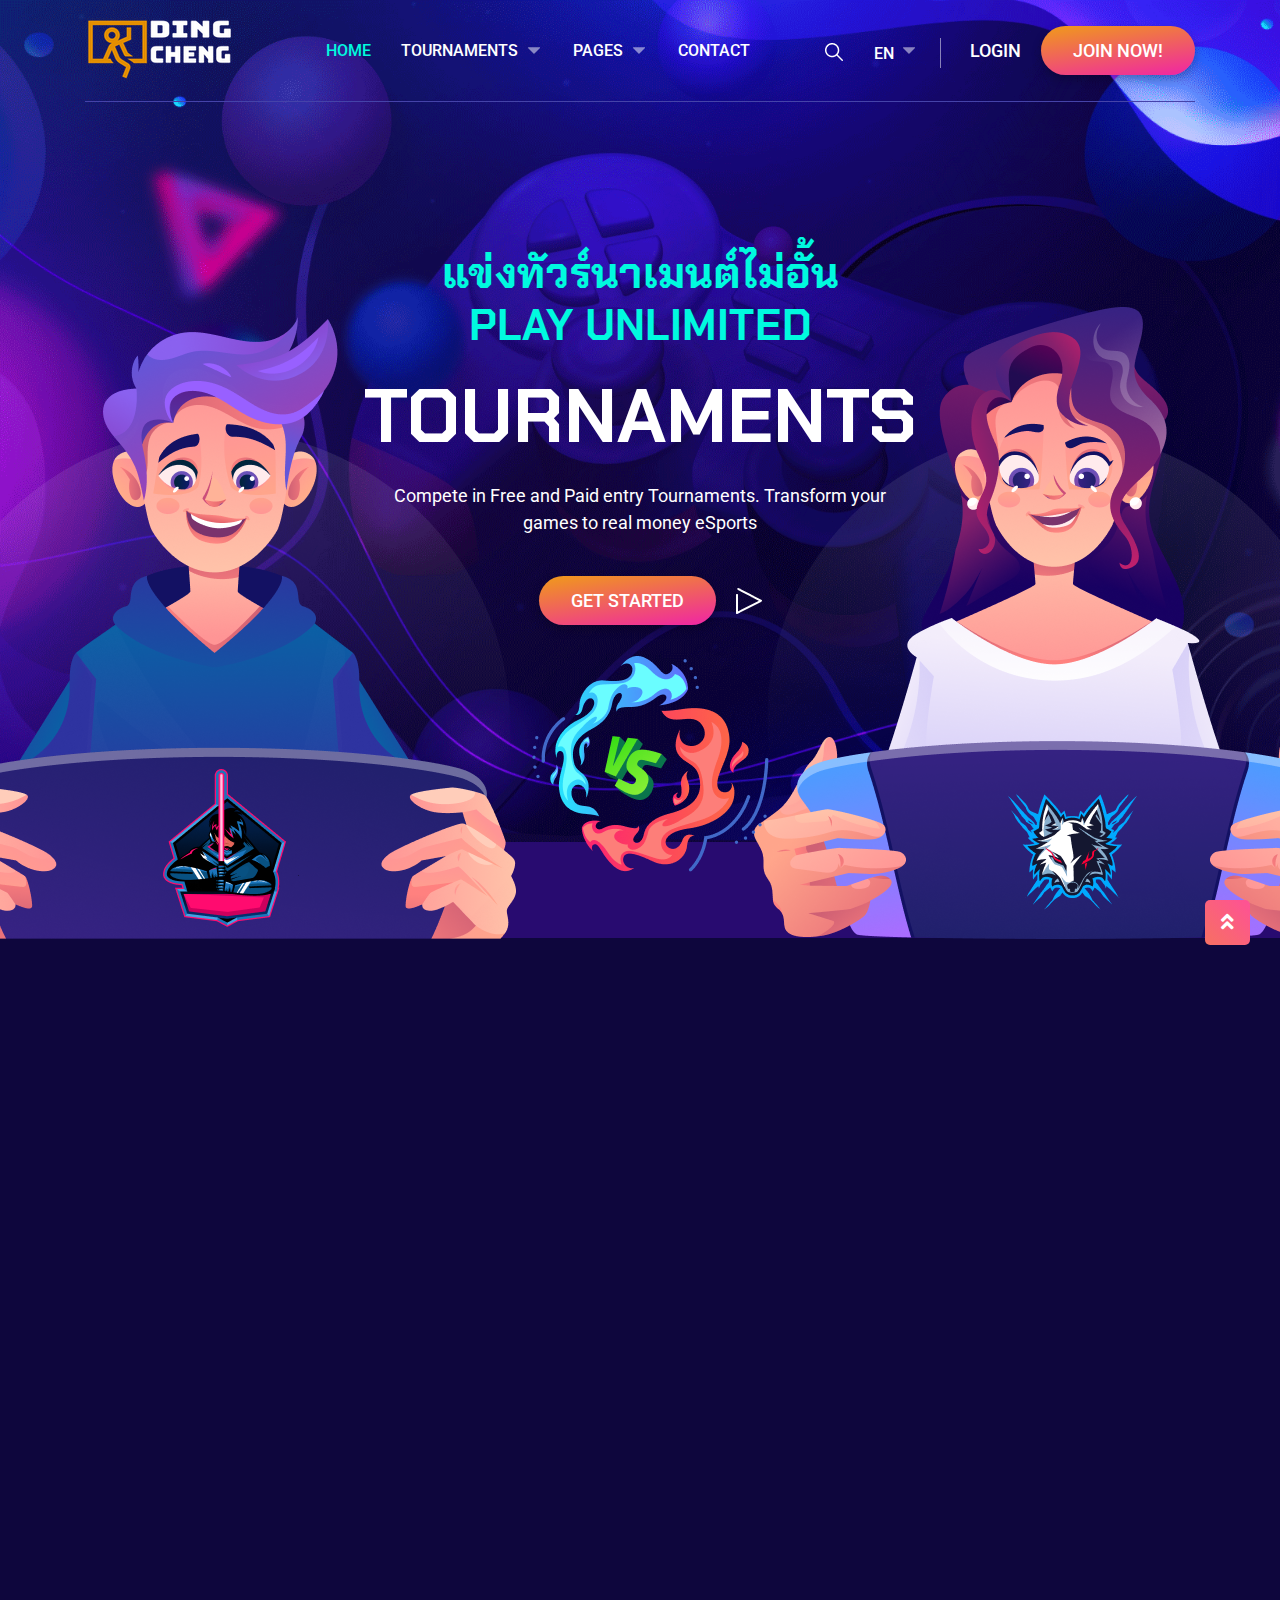
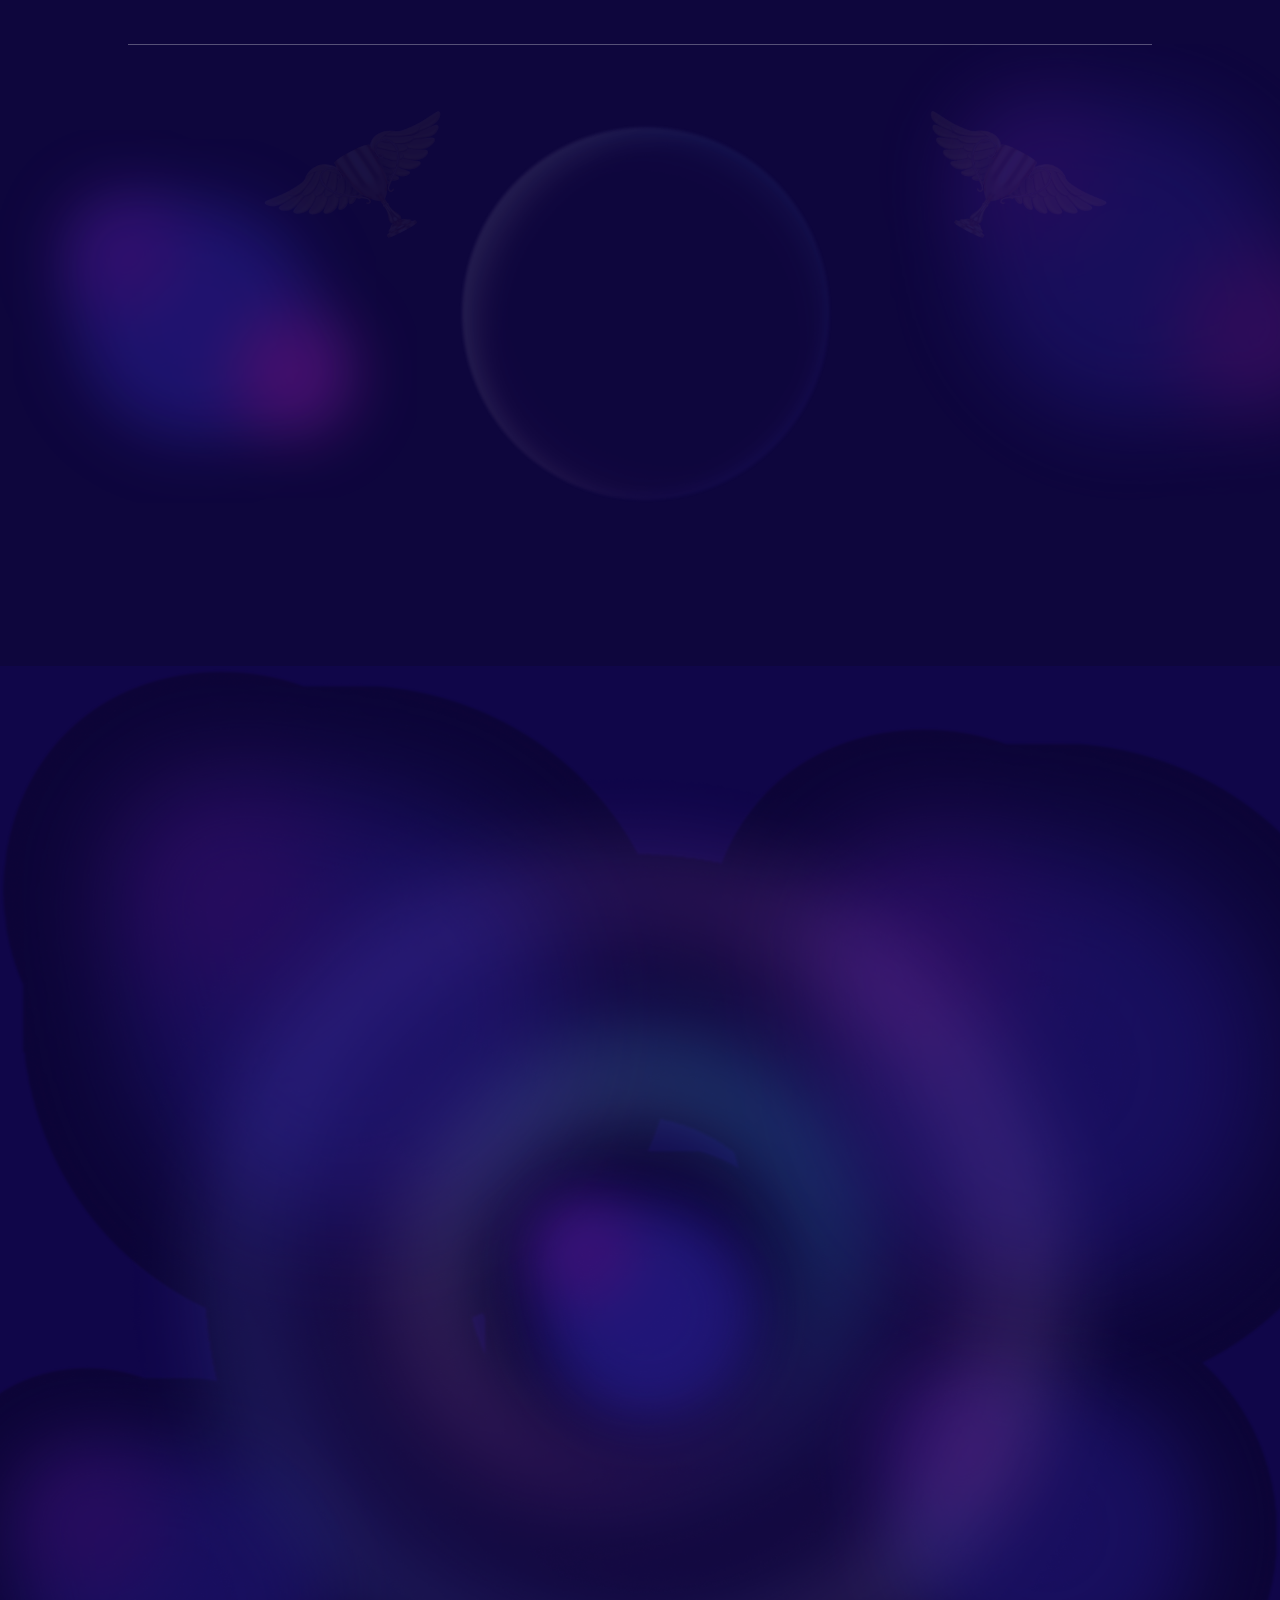
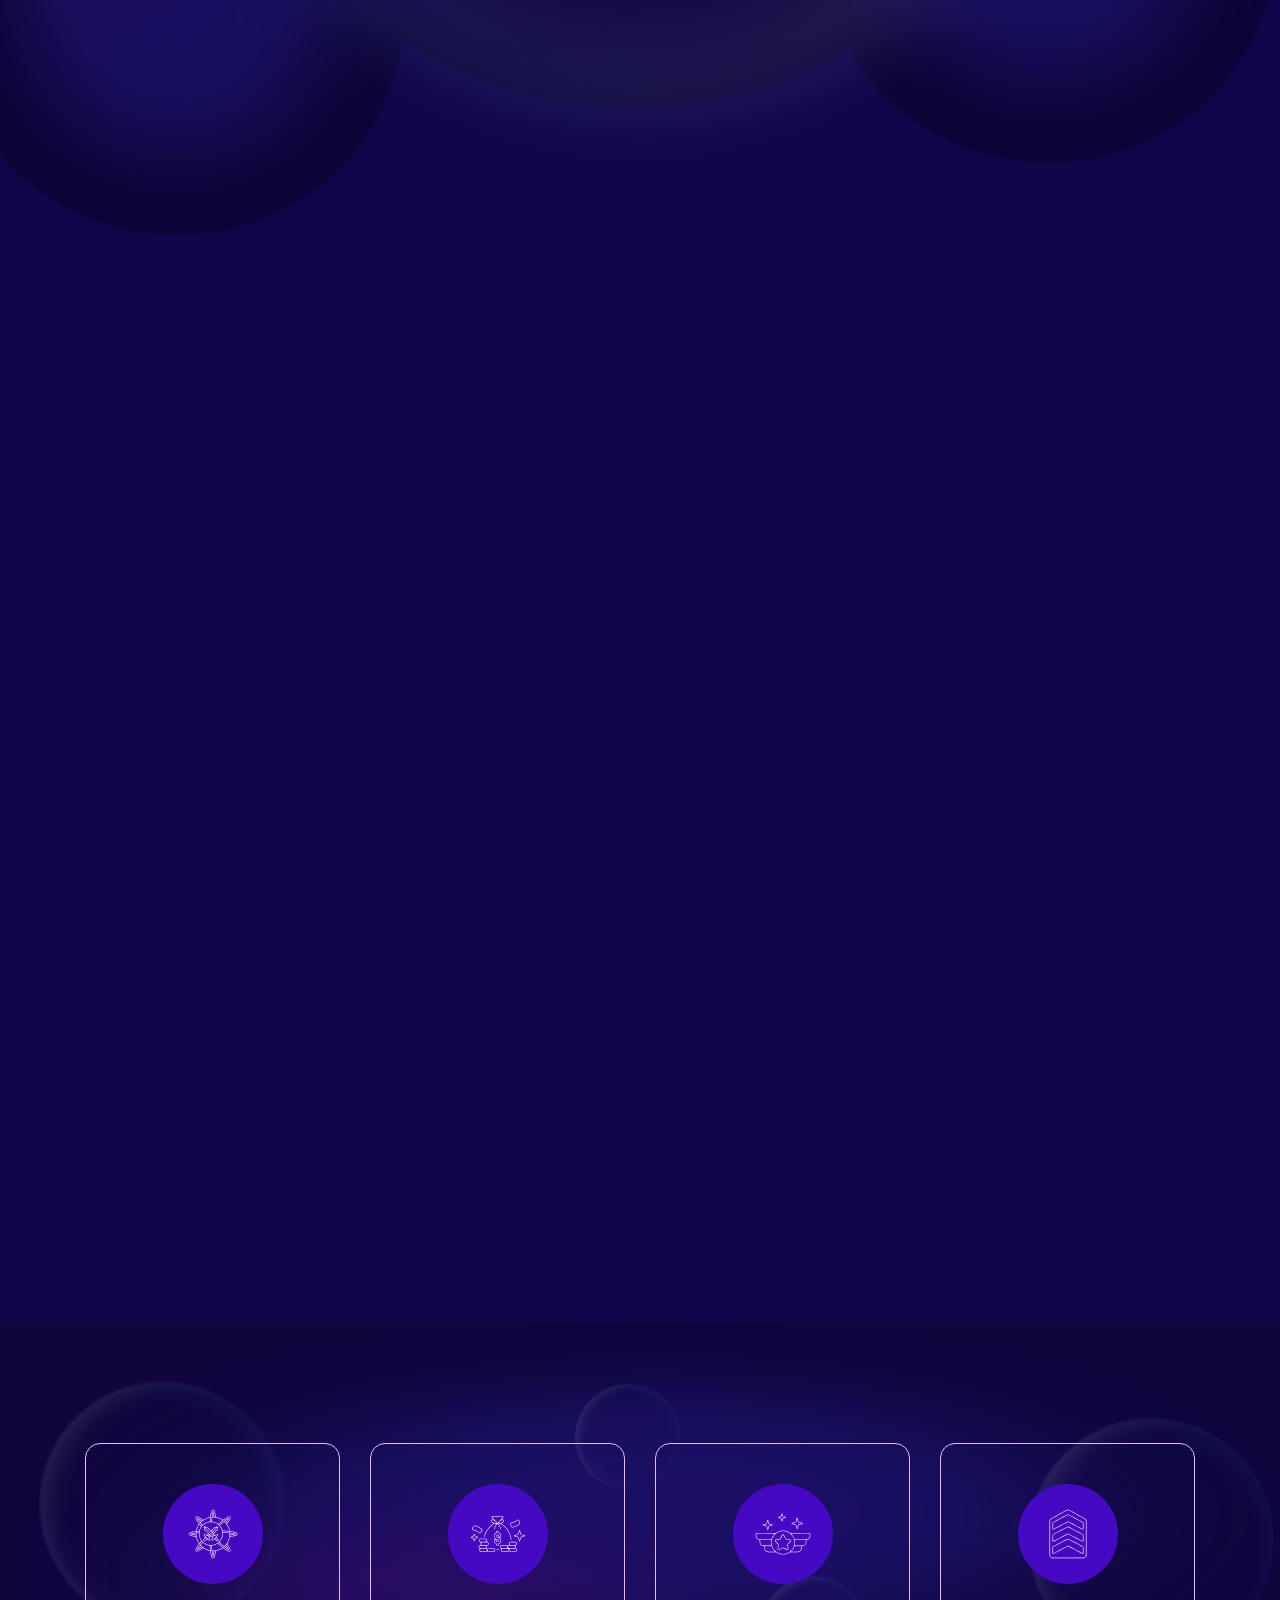
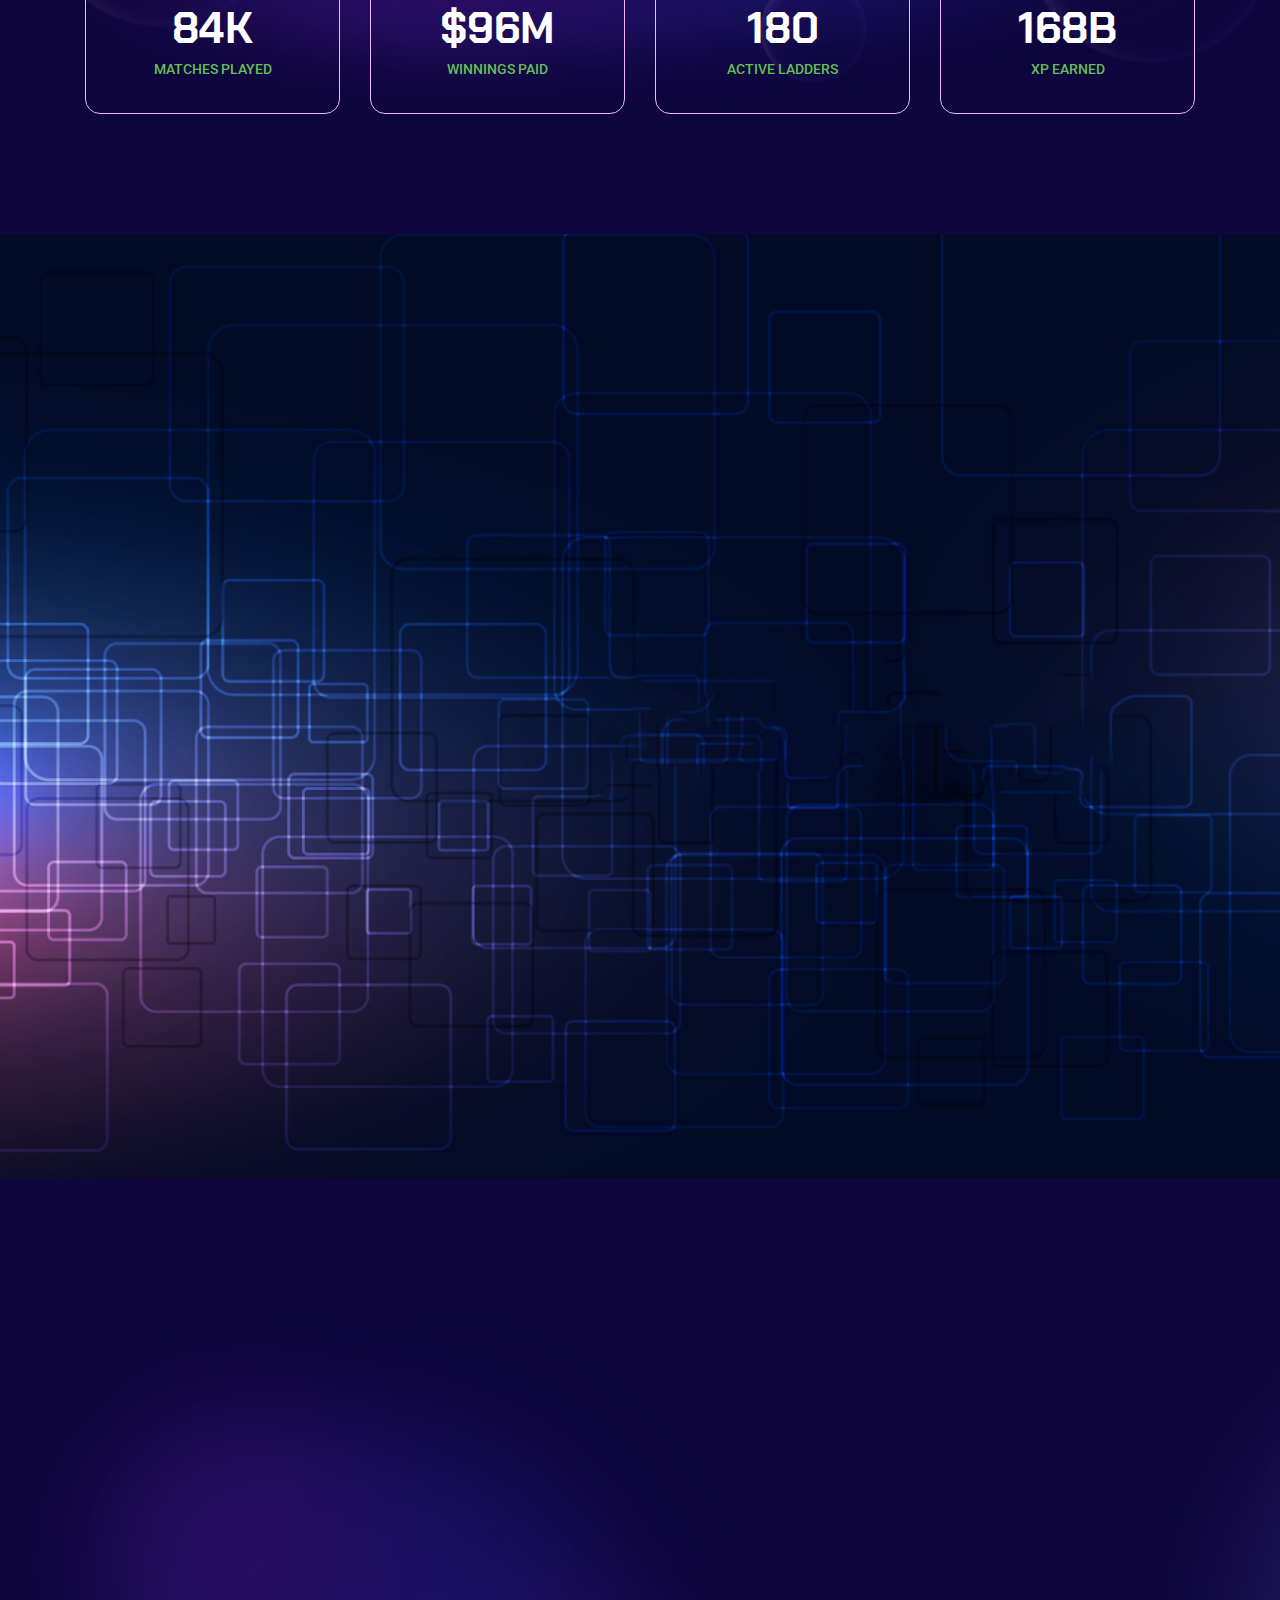
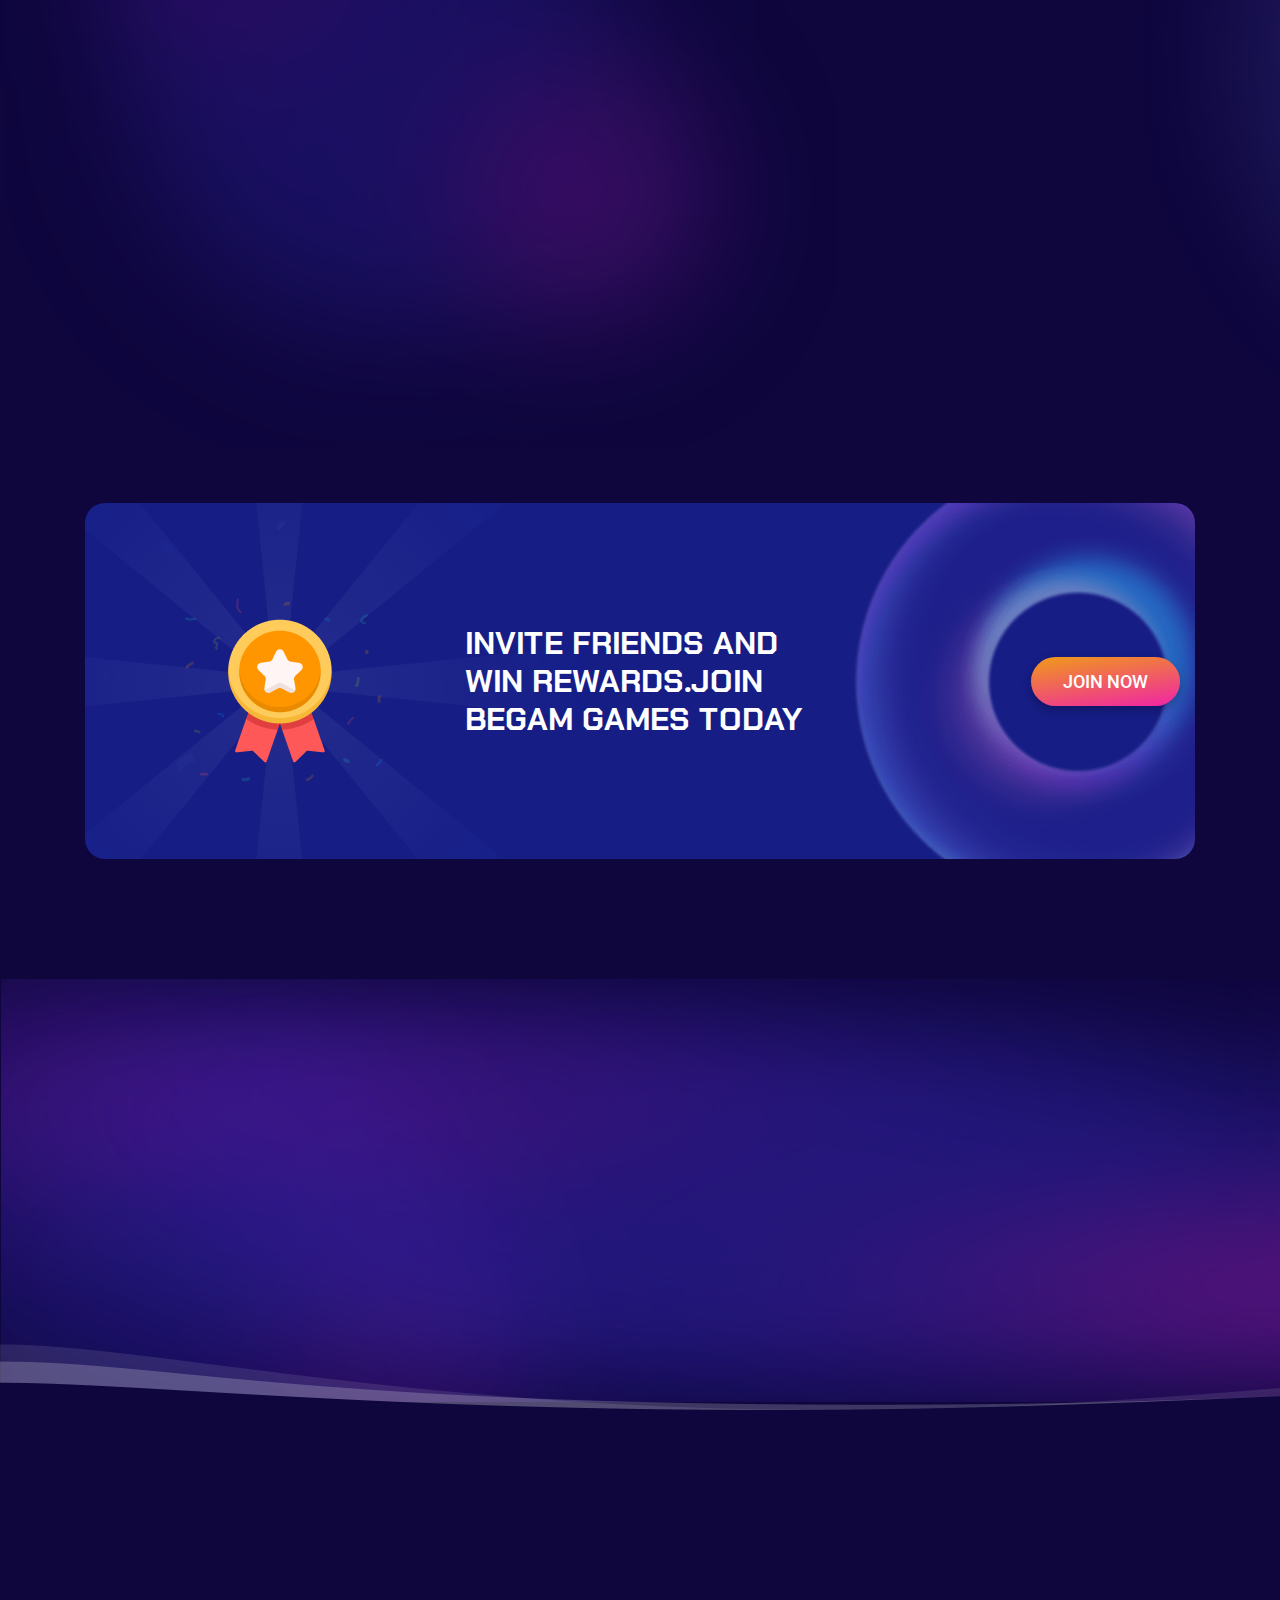
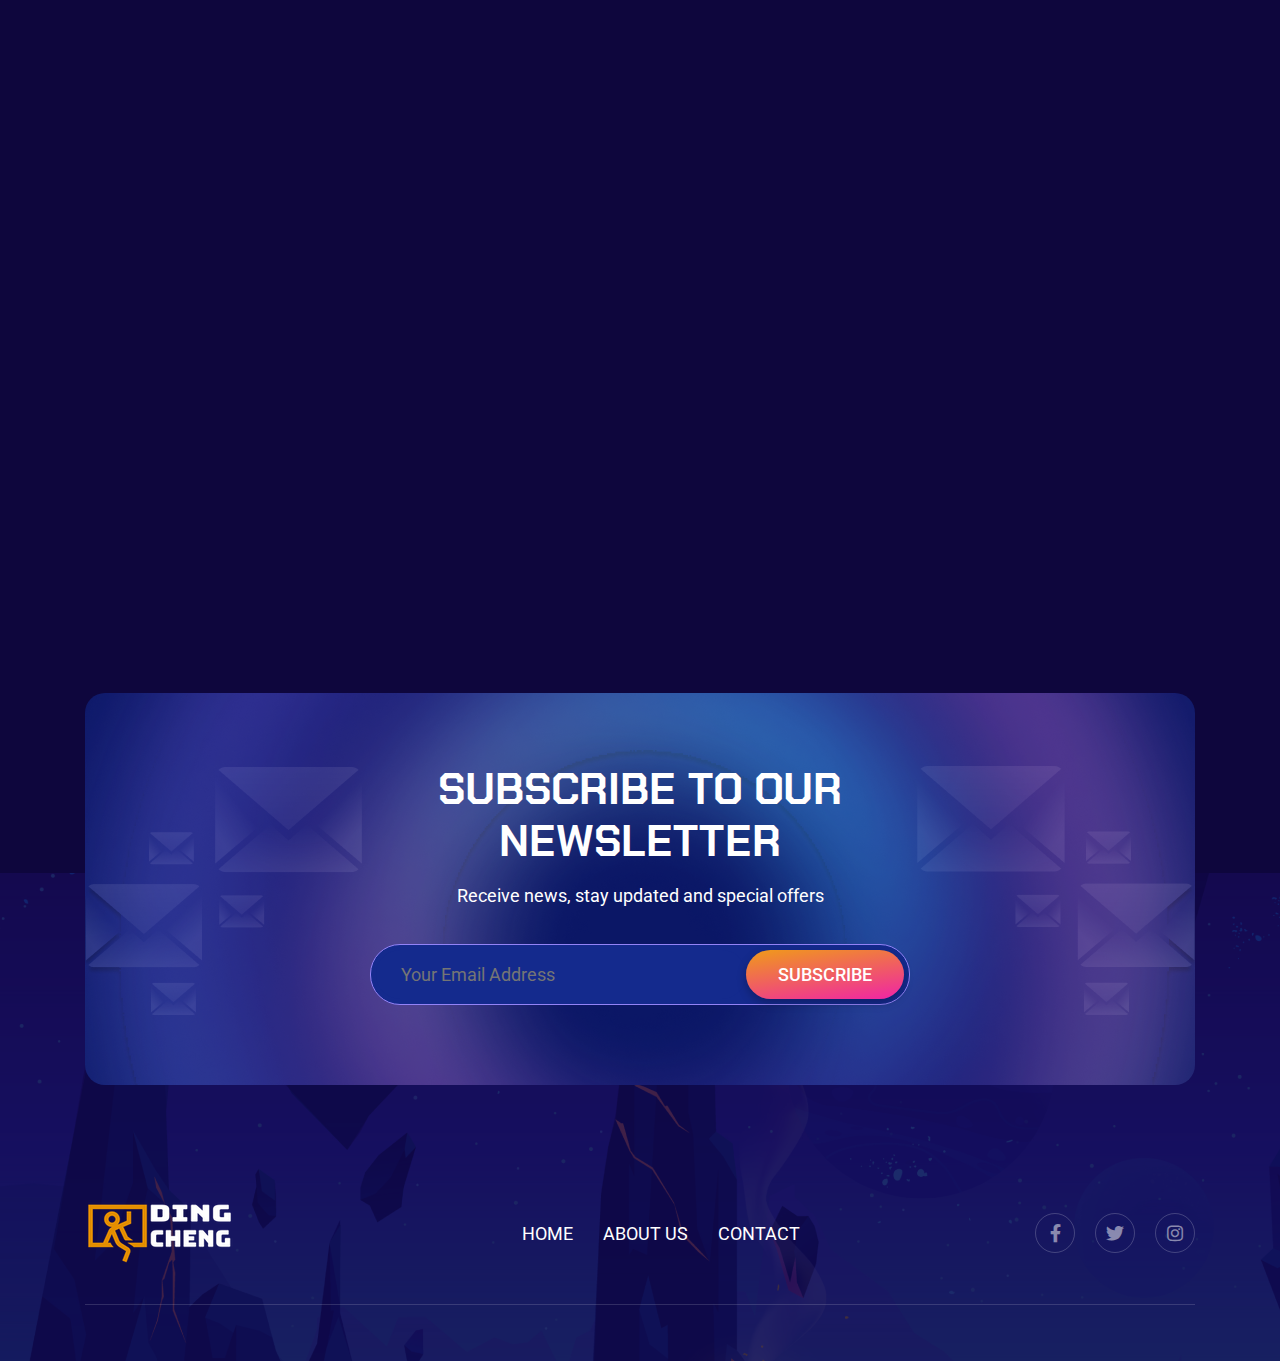
<file: index.html>
﻿<!DOCTYPE html>
<html lang="zxx">

<head>
    <meta charset="UTF-8">
    <meta http-equiv="X-UA-Compatible" content="IE=edge" />
    <meta name="viewport" content="width=device-width, initial-scale=1.0">
    <meta http-equiv="X-UA-Compatible" content="ie=edge">
    <title>DingCheng Tech</title>

    <link rel="shortcut icon" href="images/fav.png" type="image/x-icon">
    <link rel="stylesheet" href="css/bootstrap.min.css">
    <link rel="stylesheet" href="css/fontawesome.min.css">
    <link rel="stylesheet" href="css/slick.css">
    <link rel="stylesheet" href="css/magnific-popup.css">
    <link rel="stylesheet" href="css/nice-select.css">
    <link rel="stylesheet" href="css/animate.css">
    <link rel="stylesheet" href="css/style.css">
</head>

<body>

    <!-- start preloader -->
    <div class="preloader" id="preloader"></div>
    <!-- end preloader -->

    <a href="#" class="scrollToTop"><i class="fas fa-angle-double-up"></i></a>

    <!-- header-section start -->
    <header id="header-section">
        <div class="overlay">
            <div class="container">
                <div class="row d-flex header-area">
                    <div class="logo-section flex-grow-1 d-flex align-items-center">
                        <a class="site-logo site-title" href="index.html"><img src="images/logo.png"
                                alt="site-logo"></a>
                    </div>
                    <button class="navbar-toggler ml-auto collapsed" type="button" data-toggle="collapse"
                        data-target="#navbarSupportedContent" aria-controls="navbarSupportedContent"
                        aria-expanded="false" aria-label="Toggle navigation">
                        <i class="fas fa-bars"></i>
                    </button>
                    <nav class="navbar navbar-expand-lg p-0">
                        <div class="navbar-collapse collapse" id="navbarSupportedContent">
                            <ul class="navbar-nav main-menu ml-auto">
                                <li><a href="index.html" class="active">Home</a></li>
                                <li class="menu_has_children"><a href="#0">Tournaments</a>
                                    <ul class="sub-menu">
                                        <li><a href="tournaments.html">Tournaments</a></li>
                                        <li><a href="tournaments-single.html">Tournaments Single</a></li>
                                    </ul>
                                </li>
                                <li class="menu_has_children"><a href="#0">Pages</a>
                                    <ul class="sub-menu">
                                        <li><a href="about-us.html">About Us</a></li>
                                        <li><a href="shop.html">Shop</a></li>
                                        <li><a href="shop-details.html">Shop Details</a></li>
                                        
                                        <li><a href="cart.html">Cart</a></li>
                                        <li><a href="check-out.html">Check Out</a></li>
                                        
                                        
                                    </ul>
                                </li>
                                <li><a href="contact.html">Contact</a></li>
                            </ul>
                        </div>
                    </nav>
                    <div class="right-area header-action d-flex align-items-center">
                        <div class="search-icon">
                            <a href="#"><img src="images/search_btn.png" alt="icon"></a>
                        </div>
                        <div class="lang d-flex align-items-center">
                            <select>
                                <option value="1">EN</option>
                                <option value="2">ไทย</option>
                                
                            </select>
                        </div>
                        <a href="login.html" class="login-btn">Login</a>
                        <a href="registration.html" class="cmn-btn">Join Now!</a>
                    </div>
                </div>
            </div>
        </div>
    </header>
    <!-- header-section end -->

    <!-- banner-section start -->
    <section id="banner-section">
        <div class="banner-content d-flex align-items-center">
            <div class="container">
                <div class="row justify-content-center">
                    <div class="col-lg-12">
                        <div class="main-content">
                            <div class="top-area justify-content-center text-center">
                                <h3>แข่งทัวร์นาเมนต์ไม่อั้น</h3>
                                <h3>Play Unlimited</h3>
                                <h1>Tournaments</h1>     
                                <p>Compete in Free and Paid entry Tournaments. Transform your
                                    games to real money eSports</p>
                                <div class="btn-play d-flex justify-content-center align-items-center">
                                    <a href="registration.html" class="cmn-btn">Get Started</a>
                                    <a href="https://www.youtube.com/watch?v=MJ0zpsWQ_XM" class="mfp-iframe popupvideo">
                                        <img src="images/play-icon.png" alt="play">
                                    </a>
                                </div>
                            </div>
                            <div class="row justify-content-center">
                                <div class="col-lg-12">
                                    <div class="row justify-content-center">
                                        <div class="col-lg-6">
                                            <div class="bottom-area text-center">
                                                <img src="images/versus.png" alt="banner-vs">
                                            </div>
                                        </div>
                                    </div>
                                </div>
                            </div>
                        </div>
                    </div>
                </div>
                <div class="ani-illu">
                    <img class="left-1 wow fadeInUp" src="images/left-banner.png" alt="image">
                    <img class="right-2 wow fadeInUp" src="images/right-banner.png" alt="image">
                </div>
            </div>
        </div>
    </section>
    <!-- banner-section end -->

    <!-- Available Game In start -->
    <section id="available-game-section">
        <div class="overlay pb-120">
            <div class="container wow fadeInUp">
                <div class="main-container">
                    <div class="row justify-content-between">
                        <div class="col-lg-10">
                            <div class="section-header">
                                <h2 class="title">Available Games</h2>
                                <p>We are constantly adding new games</p>
                            </div>
                        </div>
                    </div>
                    <div class="available-game-carousel">
                        <div class="single-item">
                            <a href="#"><img src="images/game-1.png" alt="image"></a>
                        </div>
                        <div class="single-item">
                            <a href="#"><img src="images/game-2.png" alt="image"></a>
                        </div>
                        <div class="single-item">
                            <a href="#"><img src="images/game-3.png" alt="image"></a>
                        </div>
                        <div class="single-item">
                            <a href="#"><img src="images/game-4.png" alt="image"></a>
                        </div>
                        <div class="single-item">
                            <a href="#"><img src="images/game-3.png" alt="image"></a>
                        </div>
                    </div>
                    <div class="btn-area text-center">
                        <a href="tournaments.html" class="cmn-btn">View All</a>
                    </div>
                </div>
            </div>
        </div>
    </section>
    <!-- Available Game In end -->

    <!-- How Works start -->
    <section id="how-works-section" class="border-area">
        <div class="overlay pt-120 pb-120">
            <div class="container wow fadeInUp">
                <div class="row d-flex justify-content-center">
                    <div class="col-lg-6 text-center">
                        <div class="section-header">
                            <h2 class="title">How It Works</h2>
                            <p>It's easier than you think. Follow 4 simple easy steps</p>
                        </div>
                    </div>
                </div>
                <div class="row mp-top">
                    <div class="col-lg-3 col-md-3 col-sm-6 d-flex justify-content-center">
                        <div class="single-item">
                            <div class="icon-area">
                                <span>1</span>
                                <img src="images/how-icon-1.png" alt="image">
                            </div>
                            <div class="text-area">
                                <h5>Signup</h5>
                            </div>
                        </div>
                    </div>
                    <div class="col-lg-3 col-md-3 col-sm-6 d-flex justify-content-center obj-rel">
                        <div class="single-item">
                            <div class="icon-area">
                                <span>2</span>
                                <img src="images/how-icon-2.png" alt="image">
                            </div>
                            <div class="text-area">
                                <h5>Deposit</h5>
                            </div>
                        </div>
                    </div>
                    <div class="col-lg-3 col-md-3 col-sm-6 d-flex justify-content-center obj-alt">
                        <div class="single-item">
                            <div class="icon-area">
                                <span>3</span>
                                <img src="images/how-icon-3.png" alt="image">
                            </div>
                            <div class="text-area">
                                <h5>Compete</h5>
                            </div>
                        </div>
                    </div>
                    <div class="col-lg-3 col-md-3 col-sm-6 d-flex justify-content-center obj-rel">
                        <div class="single-item">
                            <div class="icon-area">
                                <span>4</span>
                                <img src="images/how-icon-4.png" alt="image">
                            </div>
                            <div class="text-area">
                                <h5>Get Paid</h5>
                            </div>
                        </div>
                    </div>
                </div>
                <div class="row d-flex justify-content-center">
                    <div class="col-lg-6 text-center">
                        <a href="registration.html" class="cmn-btn">Join Now!</a>
                    </div>
                </div>
            </div>
        </div>
    </section>
    <!-- How Works end -->

    <!-- Browse Tournaments start -->
    <section id="tournaments-section">
        <div class="overlay pt-120 pb-120">
            <div class="container wow fadeInUp">
                <div class="row d-flex justify-content-center">
                    <div class="col-lg-8 text-center">
                        <div class="section-header">
                            <h2 class="title">Browse Tournaments</h2>
                            <p>Find the perfect tournaments for you. Head to head matches
                                where you pick the game, rules and prize.</p>
                        </div>
                    </div>
                </div>
                <div class="row mb-40 mp-none">
                    <div class="col-lg-3 col-md-3">
                        <div class="single-input">
                            <span>Status</span>
                            <select>
                                <option>Status</option>
                                <option value="1">Upcoming 1</option>
                                <option value="2">Upcoming 2</option>
                                <option value="3">Upcoming 3</option>
                                <option value="5">Upcoming 5</option>
                            </select>
                        </div>
                    </div>
                    <div class="col-lg-3 col-md-3">
                        <div class="single-input">
                            <span>Search</span>
                            <input type="text" placeholder="Search">
                        </div>
                    </div>
                    <div class="col-lg-3 col-md-3">
                        <div class="single-input">
                            <span>Team Size</span>
                            <select>
                                <option>Select Team Size</option>
                                <option value="1">Size 1</option>
                                <option value="2">Size 2</option>
                                <option value="3">Size 3</option>
                                <option value="4">Size 4</option>
                            </select>
                        </div>
                    </div>
                    <div class="col-lg-3 col-md-3">
                        <div class="single-input">
                            <span>Entry Fee</span>
                            <select>
                                <option>Select Entry Fee</option>
                                <option value="1">50</option>
                                <option value="2">60</option>
                                <option value="3">70</option>
                                <option value="4">80</option>
                            </select>
                        </div>
                    </div>
                </div>
                <div class="single-item">
                    <div class="row">
                        <div class="col-lg-3 col-md-3 d-flex align-items-center">
                            <img class="top-img" src="images/game-img-1.png" alt="image">
                        </div>
                        <div class="col-lg-6 col-md-9 d-flex align-items-center">
                            <div class="mid-area">
                                <h4>Mix It Mondays - Carry Only</h4>
                                <div class="title-bottom d-flex">
                                    <div class="time-area bg">
                                        <img src="images/waitng-icon.png" alt="image">
                                        <span>Starts in</span>
                                        <span class="time">10d 2H 18M</span>
                                    </div>
                                    <div class="date-area bg">
                                        <span class="date">Apr 21, 5:00 AM EDT</span>
                                    </div>
                                </div>
                                <div class="single-box d-flex">
                                    <div class="box-item">
                                        <span class="head">ENTRY/PLAYER</span>
                                        <span class="sub">10 Credits</span>
                                    </div>
                                    <div class="box-item">
                                        <span class="head">Team Size</span>
                                        <span class="sub">2 VS 2</span>
                                    </div>
                                    <div class="box-item">
                                        <span class="head">Max Teams</span>
                                        <span class="sub">64</span>
                                    </div>
                                    <div class="box-item">
                                        <span class="head">Enrolled</span>
                                        <span class="sub">11</span>
                                    </div>
                                    <div class="box-item">
                                        <span class="head">skill Level</span>
                                        <span class="sub">All</span>
                                    </div>
                                </div>
                            </div>
                        </div>
                        <div class="col-lg-3 d-flex align-items-center">
                            <div class="prize-area text-center">
                                <div class="contain-area">
                                    <span class="prize"><img src="images/price-coin.png" alt="image">prize</span>
                                    <h4 class="dollar">$739</h4>
                                    <a href="tournaments-single.html" class="cmn-btn">View Tournament</a>
                                    <p>Top 3 Players Win a Cash Prize</p>
                                </div>
                            </div>
                        </div>
                    </div>
                </div>
                <div class="single-item">
                    <div class="row">
                        <div class="col-lg-3 col-md-3 d-flex align-items-center">
                            <img class="top-img" src="images/game-img-2.png" alt="image">
                        </div>
                        <div class="col-lg-6 col-md-9 d-flex align-items-center">
                            <div class="mid-area">
                                <h4>Head 2 Head - Weekly - Nano</h4>
                                <div class="title-bottom d-flex">
                                    <div class="time-area bg">
                                        <img src="images/waitng-icon.png" alt="image">
                                        <span>Starts in</span>
                                        <span class="time">10d 2H 18M</span>
                                    </div>
                                    <div class="date-area bg">
                                        <span class="date">Apr 21, 5:00 AM EDT</span>
                                    </div>
                                </div>
                                <div class="single-box d-flex">
                                    <div class="box-item">
                                        <span class="head">ENTRY/PLAYER</span>
                                        <span class="sub">10 Credits</span>
                                    </div>
                                    <div class="box-item">
                                        <span class="head">Team Size</span>
                                        <span class="sub">2 VS 2</span>
                                    </div>
                                    <div class="box-item">
                                        <span class="head">Max Teams</span>
                                        <span class="sub">64</span>
                                    </div>
                                    <div class="box-item">
                                        <span class="head">Enrolled</span>
                                        <span class="sub">11</span>
                                    </div>
                                    <div class="box-item">
                                        <span class="head">skill Level</span>
                                        <span class="sub">All</span>
                                    </div>
                                </div>
                            </div>
                        </div>
                        <div class="col-lg-3 d-flex align-items-center">
                            <div class="prize-area text-center">
                                <div class="contain-area">
                                    <span class="prize"><img src="images/price-coin.png" alt="image">prize</span>
                                    <h4 class="dollar">$854</h4>
                                    <a href="tournaments-single.html" class="cmn-btn">View Tournament</a>
                                    <p>Top 3 Players Win a Cash Prize</p>
                                </div>
                            </div>
                        </div>
                    </div>
                </div>
                <div class="single-item">
                    <div class="row">
                        <div class="col-lg-3 col-md-3 d-flex align-items-center">
                            <img class="top-img" src="images/game-img-3.png" alt="image">
                        </div>
                        <div class="col-lg-6 col-md-9 d-flex align-items-center">
                            <div class="mid-area">
                                <h4>marathon aim premium</h4>
                                <div class="title-bottom d-flex">
                                    <div class="time-area bg">
                                        <img src="images/waitng-icon.png" alt="image">
                                        <span>Starts in</span>
                                        <span class="time">10d 2H 18M</span>
                                    </div>
                                    <div class="date-area bg">
                                        <span class="date">Apr 21, 5:00 AM EDT</span>
                                    </div>
                                </div>
                                <div class="single-box d-flex">
                                    <div class="box-item">
                                        <span class="head">ENTRY/PLAYER</span>
                                        <span class="sub">10 Credits</span>
                                    </div>
                                    <div class="box-item">
                                        <span class="head">Team Size</span>
                                        <span class="sub">2 VS 2</span>
                                    </div>
                                    <div class="box-item">
                                        <span class="head">Max Teams</span>
                                        <span class="sub">64</span>
                                    </div>
                                    <div class="box-item">
                                        <span class="head">Enrolled</span>
                                        <span class="sub">11</span>
                                    </div>
                                    <div class="box-item">
                                        <span class="head">skill Level</span>
                                        <span class="sub">All</span>
                                    </div>
                                </div>
                            </div>
                        </div>
                        <div class="col-lg-3 d-flex align-items-center">
                            <div class="prize-area text-center">
                                <div class="contain-area">
                                    <span class="prize"><img src="images/price-coin.png" alt="image">prize</span>
                                    <h4 class="dollar">$105</h4>
                                    <a href="tournaments-single.html" class="cmn-btn">View Tournament</a>
                                    <p>Top 3 Players Win a Cash Prize</p>
                                </div>
                            </div>
                        </div>
                    </div>
                </div>
                <div class="single-item">
                    <div class="row">
                        <div class="col-lg-3 col-md-3 d-flex align-items-center">
                            <img class="top-img" src="images/game-img-4.png" alt="image">
                        </div>
                        <div class="col-lg-6 col-md-9 d-flex align-items-center">
                            <div class="mid-area">
                                <h4>Begum Fortnite Tournament 23</h4>
                                <div class="title-bottom d-flex">
                                    <div class="time-area bg">
                                        <img src="images/waitng-icon.png" alt="image">
                                        <span>Starts in</span>
                                        <span class="time">10d 2H 18M</span>
                                    </div>
                                    <div class="date-area bg">
                                        <span class="date">Apr 21, 5:00 AM EDT</span>
                                    </div>
                                </div>
                                <div class="single-box d-flex">
                                    <div class="box-item">
                                        <span class="head">ENTRY/PLAYER</span>
                                        <span class="sub">10 Credits</span>
                                    </div>
                                    <div class="box-item">
                                        <span class="head">Team Size</span>
                                        <span class="sub">2 VS 2</span>
                                    </div>
                                    <div class="box-item">
                                        <span class="head">Max Teams</span>
                                        <span class="sub">64</span>
                                    </div>
                                    <div class="box-item">
                                        <span class="head">Enrolled</span>
                                        <span class="sub">11</span>
                                    </div>
                                    <div class="box-item">
                                        <span class="head">skill Level</span>
                                        <span class="sub">All</span>
                                    </div>
                                </div>
                            </div>
                        </div>
                        <div class="col-lg-3 d-flex align-items-center">
                            <div class="prize-area text-center">
                                <div class="contain-area">
                                    <span class="prize"><img src="images/price-coin.png" alt="image">prize</span>
                                    <h4 class="dollar">$473</h4>
                                    <a href="tournaments-single.html" class="cmn-btn">View Tournament</a>
                                    <p>Top 3 Players Win a Cash Prize</p>
                                </div>
                            </div>
                        </div>
                    </div>
                </div>
                <div class="single-item mp-none">
                    <div class="row">
                        <div class="col-lg-3 col-md-3 d-flex align-items-center">
                            <img class="top-img" src="images/game-img-5.png" alt="image">
                        </div>
                        <div class="col-lg-6 col-md-9 d-flex align-items-center">
                            <div class="mid-area">
                                <h4>60 Player - Weekly - Micro</h4>
                                <div class="title-bottom d-flex">
                                    <div class="time-area bg">
                                        <img src="images/waitng-icon.png" alt="image">
                                        <span>Starts in</span>
                                        <span class="time">10d 2H 18M</span>
                                    </div>
                                    <div class="date-area bg">
                                        <span class="date">Apr 21, 5:00 AM EDT</span>
                                    </div>
                                </div>
                                <div class="single-box d-flex">
                                    <div class="box-item">
                                        <span class="head">ENTRY/PLAYER</span>
                                        <span class="sub">10 Credits</span>
                                    </div>
                                    <div class="box-item">
                                        <span class="head">Team Size</span>
                                        <span class="sub">2 VS 2</span>
                                    </div>
                                    <div class="box-item">
                                        <span class="head">Max Teams</span>
                                        <span class="sub">64</span>
                                    </div>
                                    <div class="box-item">
                                        <span class="head">Enrolled</span>
                                        <span class="sub">11</span>
                                    </div>
                                    <div class="box-item">
                                        <span class="head">skill Level</span>
                                        <span class="sub">All</span>
                                    </div>
                                </div>
                            </div>
                        </div>
                        <div class="col-lg-3 d-flex align-items-center">
                            <div class="prize-area text-center">
                                <div class="contain-area">
                                    <span class="prize"><img src="images/price-coin.png" alt="image">prize</span>
                                    <h4 class="dollar">$778</h4>
                                    <a href="tournaments-single.html" class="cmn-btn">View Tournament</a>
                                    <p>Top 3 Players Win a Cash Prize</p>
                                </div>
                            </div>
                        </div>
                    </div>
                </div>
            </div>
        </div>
    </section>
    <!-- Browse Tournaments end -->

    <!-- Counter In start -->
    <section id="counter-section">
        <div class="overlay pt-120 pb-120">
            <div class="container">
                <div class="row mp-none">
                    <div class="col-lg-3 col-md-6 col-sm-6">
                        <div class="single-item text-center">
                            <div class="img-area">
                                <img src="images/counter-icon-1.png" alt="image">
                            </div>
                            <h3><span class="counter">84</span>K</h3>
                            <p>Matches Played</p>
                        </div>
                    </div>
                    <div class="col-lg-3 col-md-6 col-sm-6">
                        <div class="single-item text-center">
                            <div class="img-area">
                                <img src="images/counter-icon-2.png" alt="image">
                            </div>
                            <h3>$<span class="counter">96</span>m</h3>
                            <p>Winnings Paid</p>
                        </div>
                    </div>
                    <div class="col-lg-3 col-md-6 col-sm-6">
                        <div class="single-item text-center">
                            <div class="img-area">
                                <img src="images/counter-icon-3.png" alt="image">
                            </div>
                            <h3><span class="counter">180</span></h3>
                            <p>Active Ladders</p>
                        </div>
                    </div>
                    <div class="col-lg-3 col-md-6 col-sm-6">
                        <div class="single-item text-center">
                            <div class="img-area">
                                <img src="images/counter-icon-4.png" alt="image">
                            </div>
                            <h3><span class="counter">168</span>b</h3>
                            <p>XP Earned</p>
                        </div>
                    </div>
                </div>
            </div>
        </div>
    </section>
    <!-- Counter In end -->

    <!-- Players of the Week In start -->
    <section id="players-week-section">
        <div class="overlay pt-120 pb-120">
            <div class="container wow fadeInUp">
                <div class="row justify-content-center">
                    <div class="col-lg-7 mb-30">
                        <div class="section-header text-center">
                            <h2 class="title">Players of the Week</h2>
                            <p>We take a look at the best player of the week awarded
                                on Monday for the previous Monday to Sunday</p>
                        </div>
                    </div>
                </div>
                <div class="row mp-none">
                    <div class="col-lg-4 col-md-6">
                        <div class="single-item text-center">
                            <div class="img-area">
                                <div class="img-wrapper">
                                    <img src="images/player-1.png" alt="image">
                                </div>
                            </div>
                            <a href="profile.html"><h5>Barton Griggs</h5></a>
                            <p class="date">
                                <span class="text-sm earn">1970 XP Earned</span>
                                <span class="text-sm">04/05 - 04/12</span>
                            </p>
                            <p class="text-sm credit">
                                <span class="text-sm"><img src="images/credit-icon.png" alt="image"> +20 credits</span>
                            </p>
                            <a href="profile.html" class="cmn-btn">View Profile</a>
                        </div>
                    </div>
                    <div class="col-lg-4 col-md-6">
                        <div class="single-item mid-area text-center">
                            <div class="top-level">
                                <img src="images/star.png" alt="image">
                            </div>
                            <div class="img-area">
                                <div class="img-wrapper">
                                    <img src="images/player-2.png" alt="image">
                                </div>
                            </div>
                            <a href="profile.html"><h5>Mervin Trask</h5></a>
                            <p class="date">
                                <span class="text-sm earn">1970 XP Earned</span>
                                <span class="text-sm">04/05 - 04/12</span>
                            </p>
                            <p class="text-sm credit">
                                <span class="text-sm"><img src="images/credit-icon.png" alt="image"> +20 credits</span>
                            </p>
                            <a href="profile.html" class="cmn-btn">View Profile</a>
                        </div>
                    </div>
                    <div class="col-lg-4 col-md-6">
                        <div class="single-item text-center">
                            <div class="img-area">
                                <div class="img-wrapper">
                                    <img src="images/player-3.png" alt="image">
                                </div>
                            </div>
                            <a href="profile.html"><h5>Adria Poulin</h5></a>
                            <p class="date">
                                <span class="text-sm earn">1970 XP Earned</span>
                                <span class="text-sm">04/05 - 04/12</span>
                            </p>
                            <p class="text-sm credit">
                                <span class="text-sm"><img src="images/credit-icon.png" alt="image"> +20 credits</span>
                            </p>
                            <a href="profile.html" class="cmn-btn">View Profile</a>
                        </div>
                    </div>
                </div>
            </div>
        </div>
    </section>
    <!-- Players of the Week In end -->

    <!-- Features In start -->
    <section id="features-section">
        <div class="overlay pt-120">
            <div class="container wow fadeInUp">
                <div class="row justify-content-center">
                    <div class="col-lg-10">
                        <div class="section-header text-center">
                            <h2 class="title">Begam Games Features</h2>
                            <p>The biggest esports tournaments anytime, anywhere</p>
                        </div>
                    </div>
                </div>
                <div class="row pm-none">
                    <div class="col-lg-4 col-md-6 col-sm-6">
                        <div class="single-item text-center">
                            <div class="img-area">
                                <img src="images/features-icon-1.png" alt="image">
                            </div>
                            <h5>Premium Support</h5>
                            <p>Our dedicated admins are there to answer in no time, avg response time is 5mins.</p>
                        </div>
                    </div>
                    <div class="col-lg-4 col-md-6 col-sm-6">
                        <div class="single-item text-center">
                            <div class="img-area">
                                <img src="images/features-icon-2.png" alt="image">
                            </div>
                            <h5>Instant Deposits</h5>
                            <p>Make a deposit and receive your funds instantly to your account.</p>
                        </div>
                    </div>
                    <div class="col-lg-4 col-md-6 col-sm-6">
                        <div class="single-item text-center">
                            <div class="img-area">
                                <img src="images/features-icon-3.png" alt="image">
                            </div>
                            <h5>Climb the Leaderboards</h5>
                            <p>Compete in monthly leaderboard challenges for real cash and prizes.</p>
                        </div>
                    </div>
                    <div class="col-lg-4 col-md-6 col-sm-6">
                        <div class="single-item text-center">
                            <div class="img-area">
                                <img src="images/features-icon-4.png" alt="image">
                            </div>
                            <h5>Make 2x your $$</h5>
                            <p>Our dedicated admins are there to answer in no time, avg response time is 5mins.</p>
                        </div>
                    </div>
                    <div class="col-lg-4 col-md-6 col-sm-6">
                        <div class="single-item text-center">
                            <div class="img-area">
                                <img src="images/features-icon-5.png" alt="image">
                            </div>
                            <h5>Make up to 10X your $$</h5>
                            <p>Make up to 10X your money on multiplayer tourneys. With paid and free entry.</p>
                        </div>
                    </div>
                    <div class="col-lg-4 col-md-6 col-sm-6">
                        <div class="single-item text-center">
                            <div class="img-area">
                                <img src="images/features-icon-6.png" alt="image">
                            </div>
                            <h5>Play at your Level</h5>
                            <p>With ranked divisions we help you find the right level to compete.</p>
                        </div>
                    </div>
                </div>
            </div>
        </div>
    </section>
    <!-- Features In end -->

    <!-- Call to Action In start -->
    <section id="call-to-action">
        <div class="overlay pt-120 pb-120">
            <div class="container">
                <div class="main-content">
                    <div class="row d-sm-flex justify-content-sm-end">
                        <div class="col-lg-4 col-md-1">
                            <img class="left" src="images/call-to-action-left.png" alt="image">
                        </div>
                        <div class="col-lg-4 col-md-5 col-sm-5 d-flex align-items-center">
                            <div class="section-item">
                                <h4>Invite Friends and Win Rewards.Join BEGAM Games today</h4>
                            </div>
                        </div>
                        <div class="col-lg-4 col-md-6 col-sm-6 d-flex justify-content-center justify-content-sm-end align-items-center">
                            <div class="btn-area d-flex justify-content-center justify-content-sm-end align-items-center">
                                <a href="registration.html" class="cmn-btn">Join Now</a>
                            </div>
                            <img src="images/call-to-action-right.png" alt="image">
                        </div>
                    </div>
                </div>
            </div>
        </div>
    </section>
    <!-- Call to Action In end -->

    <!-- Testimonials In start -->
    <section id="testimonials-section">
        <div class="overlay pt-120 pb-120">
            <div class="container wow fadeInUp">
                <div class="row justify-content-center">
                    <div class="col-lg-10">
                        <div class="section-header text-center">
                            <h2 class="title">Our Gamers Review</h2>
                            <p>Thousands of Happy Gamers All Around the World</p>
                        </div>
                    </div>
                </div>
                <div class="row mp-none">
                    <div class="col-lg-4 col-md-6 col-sm-6">
                        <div class="single-item text-center">
                            <p>I play Tournament every day, it's a great way to relax and win cash too!</p>
                            <div class="bottom-area d-flex justify-content-between">
                                <div class="left-area d-flex">
                                    <div class="img">
                                        <div class="img-area">
                                            <img src="images/testimonials-user-1.png" alt="image">
                                        </div>
                                    </div>
                                    <div class="title-area">
                                        <h6>Brice Tong</h6>
                                        <span>Texas, USA</span>
                                    </div>
                                </div>
                                <div class="amount">
                                    <h6>$306</h6>
                                </div>
                            </div>
                        </div>
                    </div>
                    <div class="col-lg-4 col-md-6 col-sm-6">
                        <div class="single-item text-center">
                            <p>When I hang out with my friends, we play Tournament, its so much fun</p>
                            <div class="bottom-area d-flex justify-content-between">
                                <div class="left-area d-flex">
                                    <div class="img">
                                        <div class="img-area">
                                            <img src="images/testimonials-user-1.png" alt="image">
                                        </div>
                                    </div>
                                    <div class="title-area">
                                        <h6>Alva Adair</h6>
                                        <span>Frankfurt, Germany</span>
                                    </div>
                                </div>
                                <div class="amount">
                                    <h6>$496</h6>
                                </div>
                            </div>
                        </div>
                    </div>
                    <div class="col-lg-4 col-md-6 col-sm-6">
                        <div class="single-item text-center">
                            <p>I joined for the community but ended up winning cash, amazing.</p>
                            <div class="bottom-area d-flex justify-content-between">
                                <div class="left-area d-flex">
                                    <div class="img">
                                        <div class="img-area">
                                            <img src="images/testimonials-user-1.png" alt="image">
                                        </div>
                                    </div>
                                    <div class="title-area">
                                        <h6>Ray Sutton</h6>
                                        <span>Ontario, Canada</span>
                                    </div>
                                </div>
                                <div class="amount">
                                    <h6>$306</h6>
                                </div>
                            </div>
                        </div>
                    </div>
                </div>
            </div>
        </div>
    </section>
    <!-- Testimonials In end -->

    <!-- Call Action In start -->
    <section id="call-action" class="pb-120">
        <div class="overlay">
            <div class="container wow fadeInUp">
                <div class="row d-flex justify-content-between align-items-center">
                    <div class="col-lg-6 col-md-6">
                        <div class="left-area">
                            <h2 class="title">Build Your Esports Profile</h2>
                            <p>Showcase your achievements, match history and win rate while you build your reputation on Begam.</p>
                            <a href="registration.html" class="cmn-btn-second">Sign Up Free</a>
                        </div>
                    </div>
                    <div class="col-lg-5 col-md-6">
                        <div class="right-area">
                            <img src="images/profile-info.png" alt="image">
                        </div>
                    </div>
                </div>
            </div>
        </div>
    </section>
    <!-- Call Action In end -->

    <!-- footer-section start -->
    <footer id="footer-section">
        <div class="overlay">
            <div class="container">
                <div class="row">
                    <div class="col-lg-12">
                        <div class="footer-top">
                            <div class="row justify-content-center">
                                <div class="col-lg-6 col-md-8">
                                    <div class="top-area text-center">
                                        <h3>Subscribe to Our Newsletter</h3>
                                        <p>Receive news, stay updated and special offers</p>
                                    </div>
                                    <form action="#">
                                        <div class="subscribe d-flex">
                                            <input type="email" placeholder="Your Email Address">
                                            <button class="cmn-btn">Subscribe</button>
                                        </div>
                                    </form>
                                </div>
                            </div>
                        </div>
                    </div>
                </div>
            </div>
        </div>
        <div class="footer-mid pt-120">
            <div class="container">
                <div class="row d-flex">
                    <div class="col-lg-8 col-md-8 d-flex justify-content-md-between justify-content-center align-items-center cus-grid">
                        <div class="logo-section">
                            <a class="site-logo site-title" href="index.html"><img src="images/logo.png" alt="site-logo"></a>
                        </div>
                        <ul class="menu-side d-flex align-items-center">
                            <li><a href="index.html" class="active">Home</a></li>
                            <li><a href="about-us.html">About Us</a></li>
                            <li><a href="contact.html">Contact</a></li>
                        </ul>
                    </div>
                    <div class="col-lg-4 col-md-4 d-flex align-items-center justify-content-center justify-content-md-end">
                        <div class="right-area">
                            <ul class="d-flex">
                                <li><a href="#"><i class="fab fa-facebook-f"></i></a></li>
                                <li><a href="#"><i class="fab fa-twitter"></i></a></li>
                                <li><a href="#"><i class="fab fa-instagram"></i></a></li>
                            </ul>
                        </div>
                    </div>
                </div>
            </div>
        </div>
        <div class="footer-bottom">
            <div class="container">
                <div class="main-content">
                    <div class="row d-flex align-items-center justify-content-center">
                        <div class="col-lg-12 col-md-6">
                           
                        </div>
                    </div>
                </div>
            </div>
        </div>
    </footer>
    <!-- footer-section end -->

    <script src="js/jquery-3.5.1.min.js"></script>
    <script src="js/bootstrap.min.js"></script>
    <script src="js/slick.js"></script>
    <script src="js/jquery.nice-select.min.js"></script>
    <script src="js/fontawesome.js"></script>
    <script src="js/jquery.counterup.min.js"></script>
    <script src="js/jquery.waypoints.min.js"></script>
    <script src="js/jquery.magnific-popup.min.js"></script>
    <script src="js/wow.js"></script>
    <script src="js/main.js"></script>

</body>


</html>
</file>
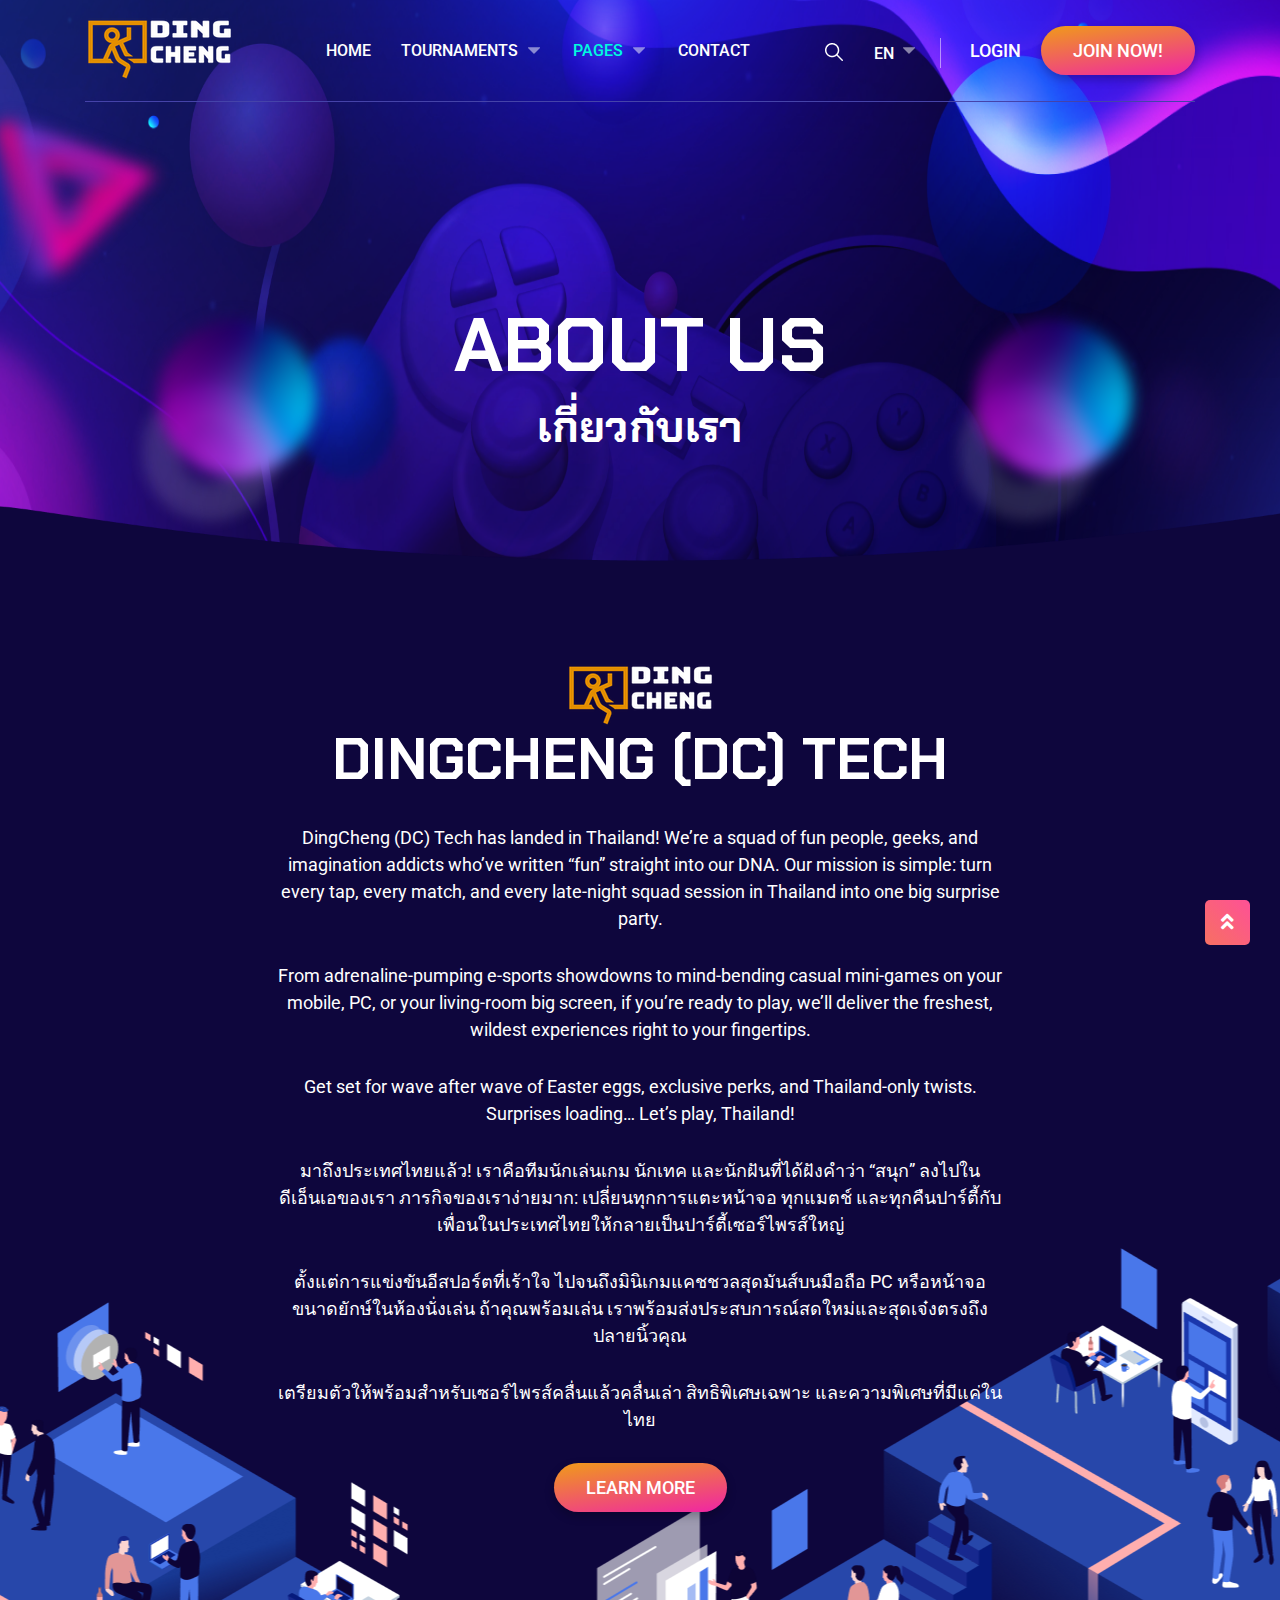
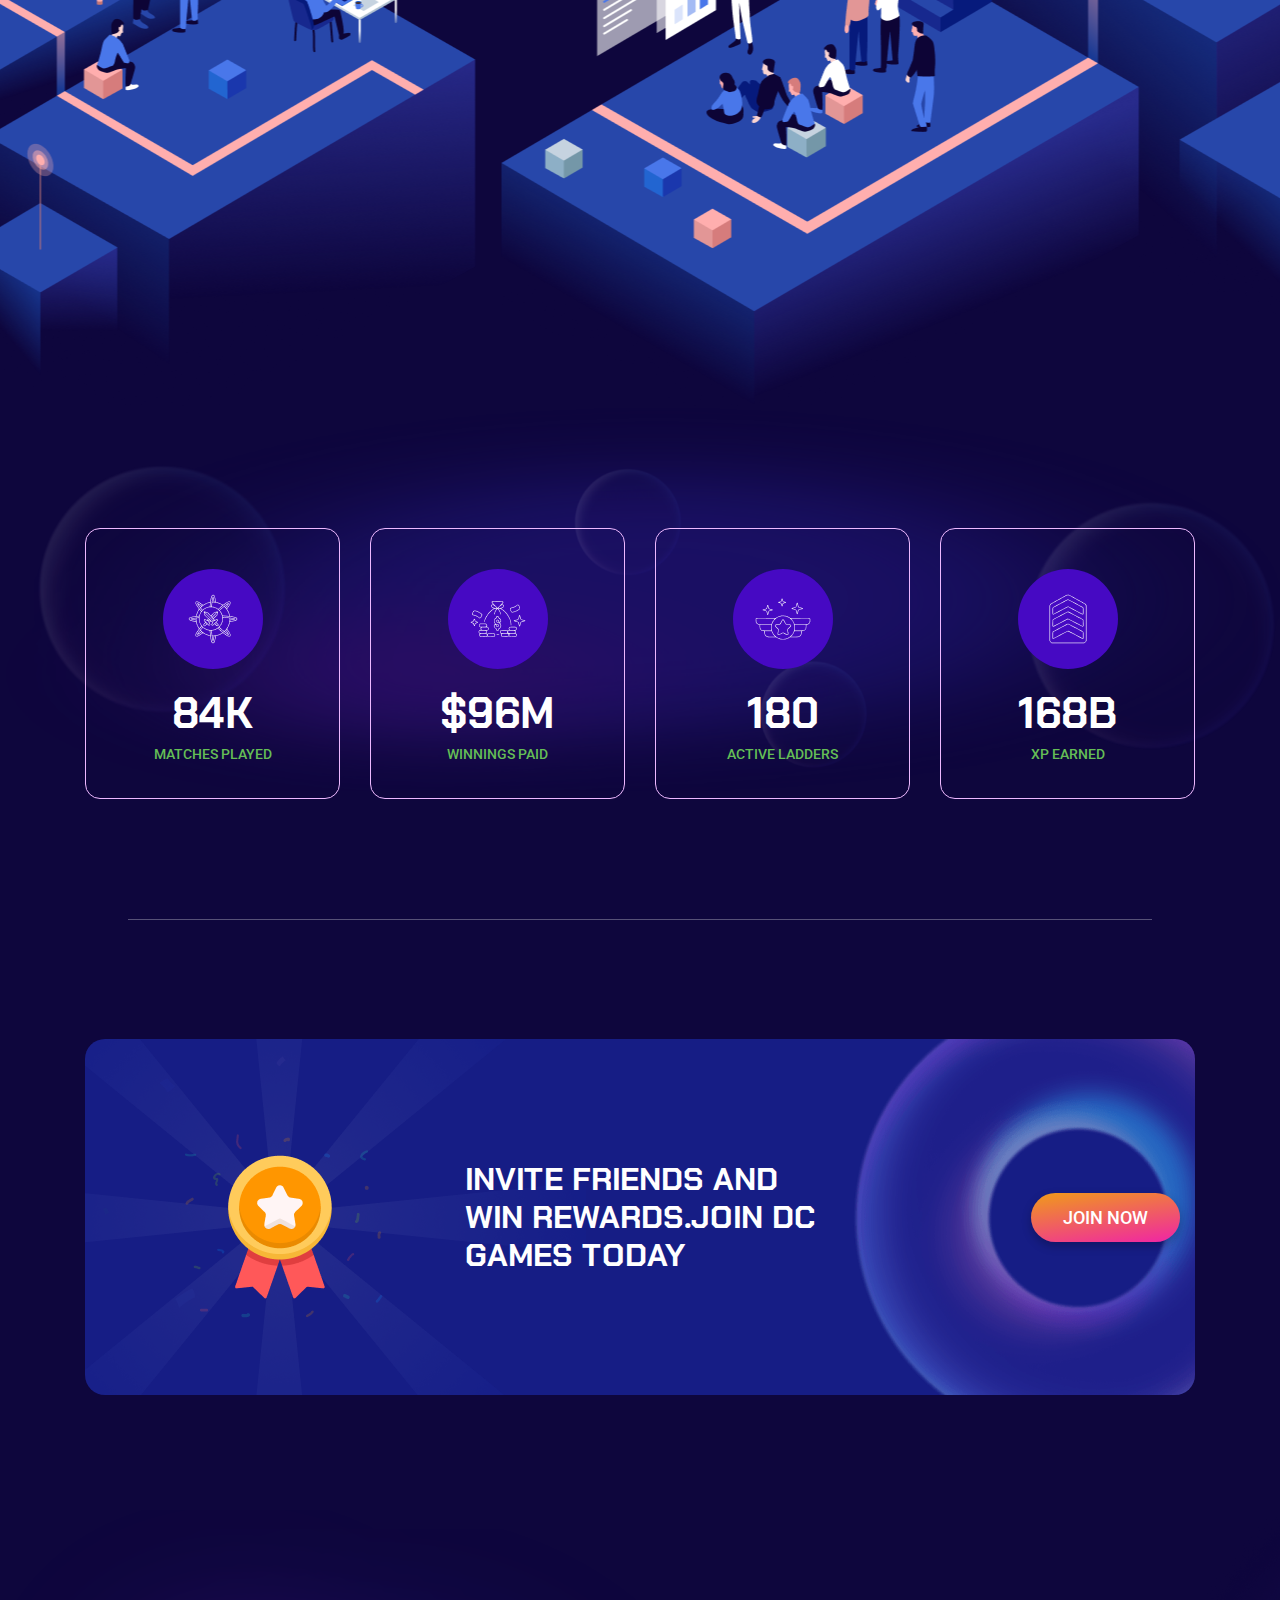
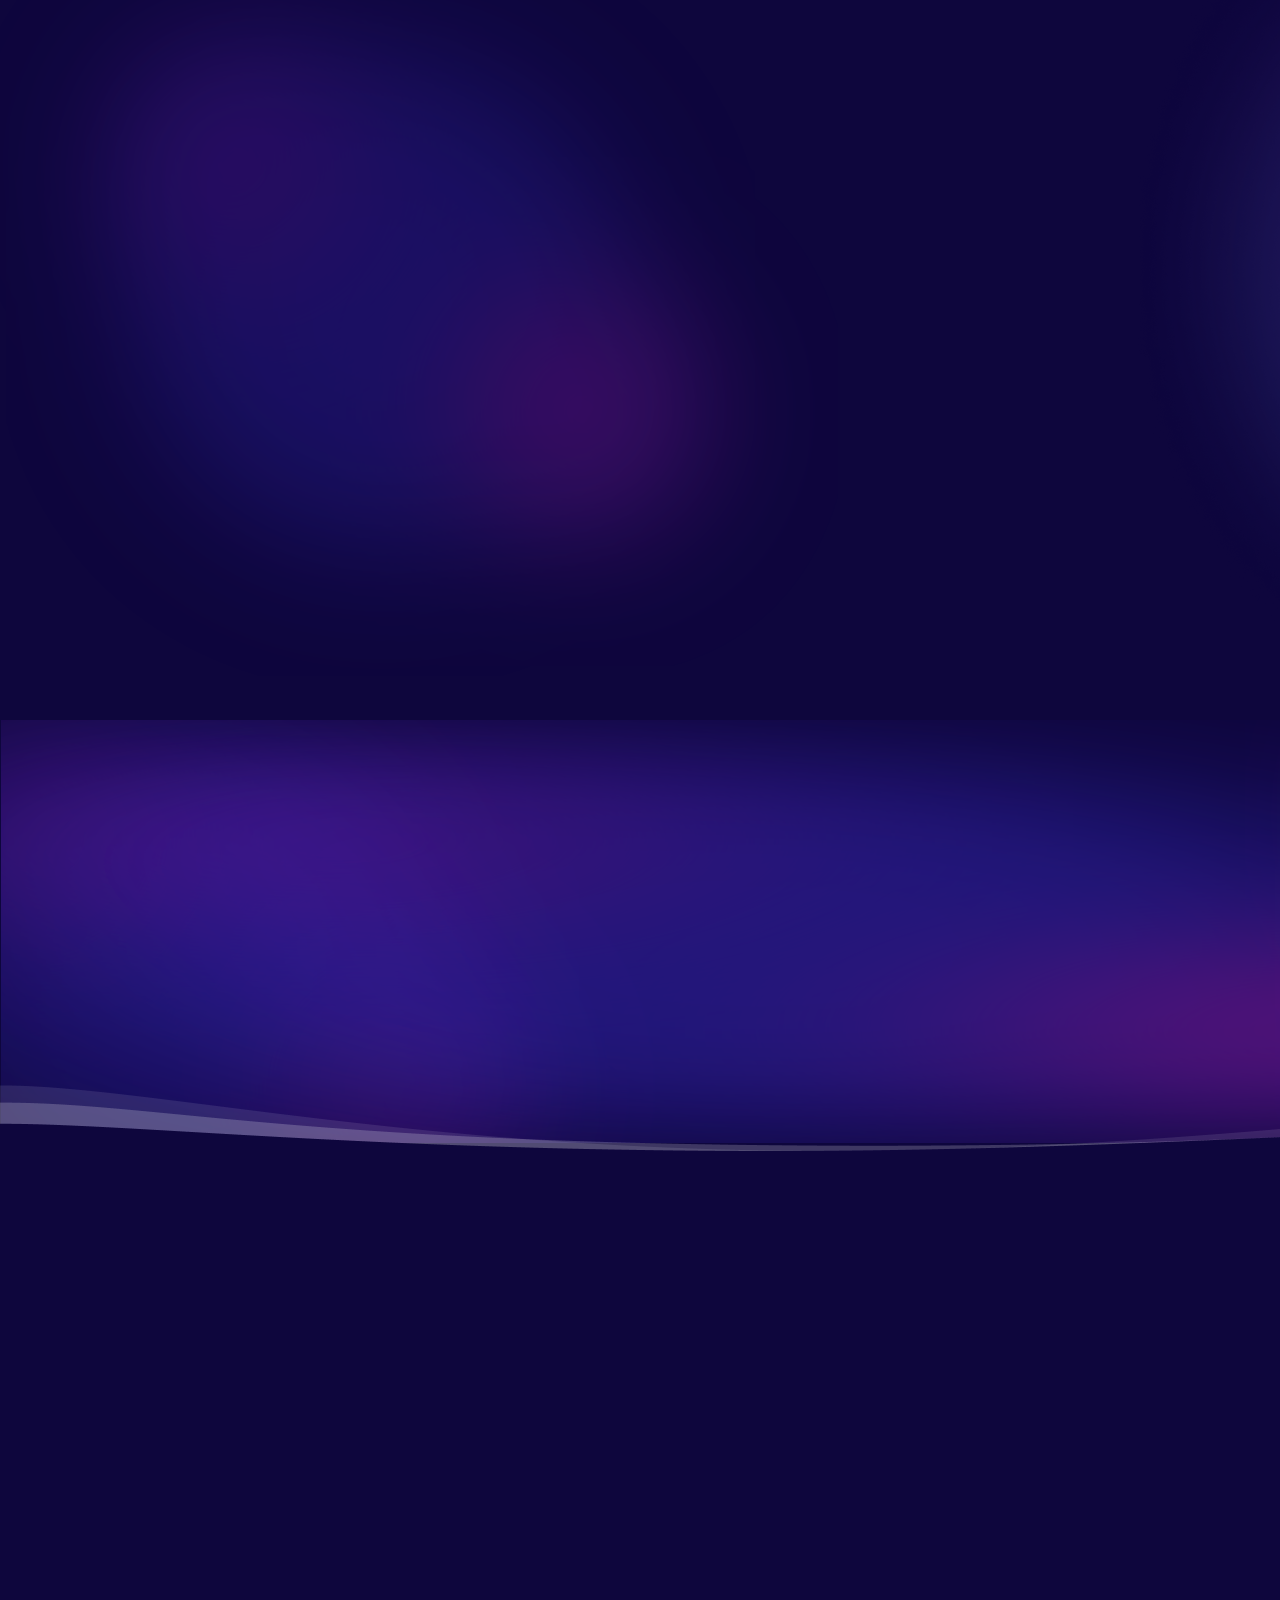
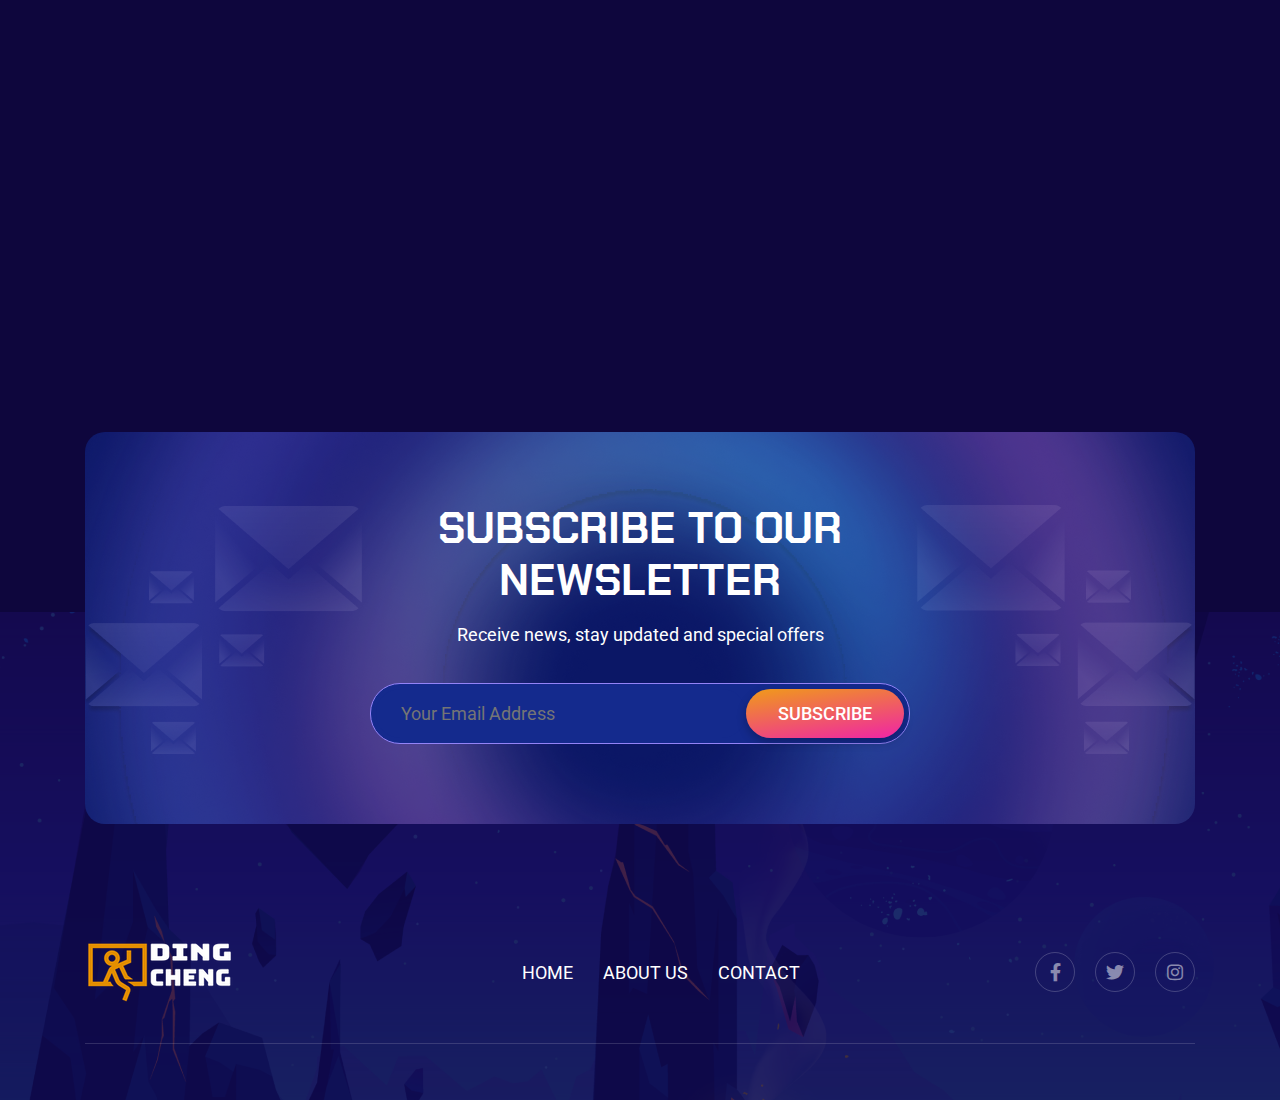
<file: about-us.html>
﻿<!DOCTYPE html>
<html lang="zxx">

<head>
    <meta charset="UTF-8">
    <meta http-equiv="X-UA-Compatible" content="IE=edge" />
    <meta name="viewport" content="width=device-width, initial-scale=1.0">
    <meta http-equiv="X-UA-Compatible" content="ie=edge">
    <title>DC Tech</title>

    <link rel="shortcut icon" href="images/fav.png" type="image/x-icon">
    <link rel="stylesheet" href="css/bootstrap.min.css">
    <link rel="stylesheet" href="css/fontawesome.min.css">
    <link rel="stylesheet" href="css/slick.css">
    <link rel="stylesheet" href="css/nice-select.css">
    <link rel="stylesheet" href="css/animate.css">
    <link rel="stylesheet" href="css/style.css">
</head>

<body>

    <!-- start preloader -->
    <div class="preloader" id="preloader"></div>
    <!-- end preloader -->

    <a href="#" class="scrollToTop"><i class="fas fa-angle-double-up"></i></a>

    <!-- header-section start -->
    <header id="header-section">
        <div class="overlay">
            <div class="container">
                <div class="row d-flex header-area">
                    <div class="logo-section flex-grow-1 d-flex align-items-center">
                        <a class="site-logo site-title" href="index.html"><img src="images/logo.png"
                                alt="site-logo"></a>
                    </div>
                    <button class="navbar-toggler ml-auto collapsed" type="button" data-toggle="collapse"
                        data-target="#navbarSupportedContent" aria-controls="navbarSupportedContent"
                        aria-expanded="false" aria-label="Toggle navigation">
                        <i class="fas fa-bars"></i>
                    </button>
                    <nav class="navbar navbar-expand-lg p-0">
                        <div class="navbar-collapse collapse" id="navbarSupportedContent">
                            <ul class="navbar-nav main-menu ml-auto">
                                <li><a href="index.html">Home</a></li>
                                <li class="menu_has_children"><a href="#0">Tournaments</a>
                                    <ul class="sub-menu">
                                        <li><a href="tournaments.html">Tournaments</a></li>
                                        <li><a href="tournaments-single.html">Tournaments Single</a></li>
                                    </ul>
                                </li>
                                <li class="menu_has_children"><a href="#0" class="active">Pages</a>
                                    <ul class="sub-menu">
                                        <li><a href="about-us.html">About Us</a></li>
                                        <li><a href="shop.html">Shop</a></li>
                                        <li><a href="shop-details.html">Shop Details</a></li>
                                        <li><a href="profile.html">Profile</a></li>
                                        <li><a href="cart.html">Cart</a></li>
                                        <li><a href="check-out.html">Check Out</a></li>
                                       
                                        
                                    </ul>
                                </li>
                                <li><a href="contact.html">Contact</a></li>
                            </ul>
                        </div>
                    </nav>
                    <div class="right-area header-action d-flex align-items-center">
                        <div class="search-icon">
                            <a href="#"><img src="images/search_btn.png" alt="icon"></a>
                        </div>
                        <div class="lang d-flex align-items-center">
                            <select>
                                <option value="1">EN</option>
                                <option value="2">ไทย</option>
                            
                            </select>
                        </div>
                        <a href="login.html" class="login-btn">Login</a>
                        <a href="registration.html" class="cmn-btn">Join Now!</a>
                    </div>
                </div>
            </div>
        </div>
    </header>
    <!-- header-section end -->

    <!-- banner-section start -->
    <section id="banner-section" class="inner-banner">
        <div class="ani-img">
            <img class="img-1" src="images/banner-circle-1.png" alt="icon">
            <img class="img-2" src="images/banner-circle-2.png" alt="icon">
            <img class="img-3" src="images/banner-circle-2.png" alt="icon">
        </div>
        <div class="banner-content d-flex align-items-center">
            <div class="container">
                <div class="row justify-content-center">
                    <div class="col-lg-6">
                        <div class="main-content">
                            <h1>About Us</h1>
                            <h3>เกี่ยวกับเรา</h3>
                        </div>
                    </div>
                </div>
            </div>
        </div>
    </section>
    <!-- banner-section end -->

    <!-- About Us In start -->
    <section id="about-us-section">
        <div class="overlay pt-120">
            <div class="container wow fadeInUp">
                <div class="main-container">
                    <div class="row d-flex justify-content-center">
                        <div class="col-lg-8">
                            <div class="section-header text-center">
                                <img class="img-1" src="images/logo.png" alt="icon">
                                <h2 class="title">DingCheng (DC) Tech</h2>
                                <p>DingCheng (DC) Tech has landed in Thailand! We’re a squad of fun people, geeks, and imagination addicts who’ve written “fun” straight into our DNA. Our mission is simple: turn every tap, every match, and every late-night squad session in Thailand into one big surprise party.</p>
                                <p>From adrenaline-pumping e-sports showdowns to mind-bending casual mini-games on your mobile, PC, or your living-room big screen, if you’re ready to play, we’ll deliver the freshest, wildest experiences right to your fingertips.</p>
                                <p>Get set for wave after wave of Easter eggs, exclusive perks, and Thailand-only twists. Surprises loading… Let’s play, Thailand!</p>
                                <p>มาถึงประเทศไทยแล้ว! เราคือทีมนักเล่นเกม นักเทค และนักฝันที่ได้ฝังคำว่า “สนุก” ลงไปในดีเอ็นเอของเรา ภารกิจของเราง่ายมาก: เปลี่ยนทุกการแตะหน้าจอ ทุกแมตช์ และทุกคืนปาร์ตี้กับเพื่อนในประเทศไทยให้กลายเป็นปาร์ตี้เซอร์ไพรส์ใหญ่</p>
                                <p>ตั้งแต่การแข่งขันอีสปอร์ตที่เร้าใจ ไปจนถึงมินิเกมแคชชวลสุดมันส์บนมือถือ PC หรือหน้าจอขนาดยักษ์ในห้องนั่งเล่น ถ้าคุณพร้อมเล่น เราพร้อมส่งประสบการณ์สดใหม่และสุดเจ๋งตรงถึงปลายนิ้วคุณ</p>
                                <p>เตรียมตัวให้พร้อมสำหรับเซอร์ไพรส์คลื่นแล้วคลื่นเล่า สิทธิพิเศษเฉพาะ และความพิเศษที่มีแค่ในไทย</p>
                                <a href="#" class="cmn-btn">Learn More</a>
                            </div>
                        </div>
                    </div>
                </div>
            </div>
        </div>
    </section>
    <!-- About Us In end -->

    <!-- Counter In start -->
    <section id="counter-section">
        <div class="overlay pt-120 pb-120">
            <div class="container">
                <div class="row mp-none">
                    <div class="col-lg-3 col-md-6 col-sm-6">
                        <div class="single-item text-center">
                            <div class="img-area">
                                <img src="images/counter-icon-1.png" alt="image">
                            </div>
                            <h3><span class="counter">84</span>K</h3>
                            <p>Matches Played</p>
                        </div>
                    </div>
                    <div class="col-lg-3 col-md-6 col-sm-6">
                        <div class="single-item text-center">
                            <div class="img-area">
                                <img src="images/counter-icon-2.png" alt="image">
                            </div>
                            <h3>$<span class="counter">96</span>m</h3>
                            <p>Winnings Paid</p>
                        </div>
                    </div>
                    <div class="col-lg-3 col-md-6 col-sm-6">
                        <div class="single-item text-center">
                            <div class="img-area">
                                <img src="images/counter-icon-3.png" alt="image">
                            </div>
                            <h3><span class="counter">180</span></h3>
                            <p>Active Ladders</p>
                        </div>
                    </div>
                    <div class="col-lg-3 col-md-6 col-sm-6">
                        <div class="single-item text-center">
                            <div class="img-area">
                                <img src="images/counter-icon-4.png" alt="image">
                            </div>
                            <h3><span class="counter">168</span>b</h3>
                            <p>XP Earned</p>
                        </div>
                    </div>
                </div>
            </div>
        </div>
    </section>
    <!-- Counter In end -->

    <!-- Call To Action In start -->
    <section id="call-to-action" class="border-area">
        <div class="overlay pt-120">
            <div class="container">
                <div class="main-content">
                    <div class="row d-sm-flex justify-content-sm-end">
                        <div class="col-lg-4 col-md-1">
                            <img class="left" src="images/call-to-action-left.png" alt="image">
                        </div>
                        <div class="col-lg-4 col-md-5 col-sm-5 d-flex align-items-center">
                            <div class="section-item">
                                <h4>Invite Friends and Win Rewards.Join DC Games today</h4>
                            </div>
                        </div>
                        <div class="col-lg-4 col-md-6 col-sm-6 d-flex justify-content-center justify-content-sm-end align-items-center">
                            <div class="btn-area d-flex justify-content-center justify-content-sm-end align-items-center">
                                <a href="registration.html" class="cmn-btn">Join Now</a>
                            </div>
                            <img src="images/call-to-action-right.png" alt="image">
                        </div>
                    </div>
                </div>
            </div>
        </div>
    </section>
    <!-- Call To Action In end -->

    <!-- Features In start -->
    <section id="features-section">
        <div class="overlay pt-120 pb-120">
            <div class="container wow fadeInUp">
                <div class="row justify-content-center">
                    <div class="col-lg-10">
                        <div class="section-header text-center">
                            <h2 class="title">DC Games Features</h2>
                            <p>The biggest esports tournaments anytime, anywhere</p>
                        </div>
                    </div>
                </div>
                <div class="row pm-none">
                    <div class="col-lg-4 col-md-6 col-sm-6">
                        <div class="single-item text-center">
                            <div class="img-area">
                                <img src="images/features-icon-1.png" alt="image">
                            </div>
                            <h5>Premium Support</h5>
                            <p>Our dedicated admins are there to answer in no time, avg response time is 5mins.</p>
                        </div>
                    </div>
                    <div class="col-lg-4 col-md-6 col-sm-6">
                        <div class="single-item text-center">
                            <div class="img-area">
                                <img src="images/features-icon-2.png" alt="image">
                            </div>
                            <h5>Instant Deposits</h5>
                            <p>Make a deposit and receive your funds instantly to your account.</p>
                        </div>
                    </div>
                    <div class="col-lg-4 col-md-6 col-sm-6">
                        <div class="single-item text-center">
                            <div class="img-area">
                                <img src="images/features-icon-3.png" alt="image">
                            </div>
                            <h5>Climb the Leaderboards</h5>
                            <p>Compete in monthly leaderboard challenges for real cash and prizes.</p>
                        </div>
                    </div>
                    <div class="col-lg-4 col-md-6 col-sm-6">
                        <div class="single-item text-center">
                            <div class="img-area">
                                <img src="images/features-icon-4.png" alt="image">
                            </div>
                            <h5>Make 2x your $$</h5>
                            <p>Our dedicated admins are there to answer in no time, avg response time is 5mins.</p>
                        </div>
                    </div>
                    <div class="col-lg-4 col-md-6 col-sm-6">
                        <div class="single-item text-center">
                            <div class="img-area">
                                <img src="images/features-icon-5.png" alt="image">
                            </div>
                            <h5>Make up to 10X your $$</h5>
                            <p>Make up to 10X your money on multiplayer tourneys. With paid and free entry.</p>
                        </div>
                    </div>
                    <div class="col-lg-4 col-md-6 col-sm-6">
                        <div class="single-item text-center">
                            <div class="img-area">
                                <img src="images/features-icon-6.png" alt="image">
                            </div>
                            <h5>Play at your Level</h5>
                            <p>With ranked divisions we help you find the right level to compete.</p>
                        </div>
                    </div>
                </div>
            </div>
        </div>
    </section>
    <!-- Features In end -->

    <!-- Testimonials In start -->
    <section id="testimonials-section">
        <div class="overlay pt-120">
            <div class="container wow fadeInUp">
                <div class="row justify-content-center">
                    <div class="col-lg-10">
                        <div class="section-header text-center">
                            <h2 class="title">Our Gamers Review</h2>
                            <p>Thousands of Happy Gamers All Around the World</p>
                        </div>
                    </div>
                </div>
                <div class="testimonials-slider mp-none">
                    <div class="single">
                        <div class="single-item text-center">
                            <p>I play Tournament every day, it's a great way to relax and win cash too!</p>
                            <div class="bottom-area d-flex justify-content-between">
                                <div class="left-area d-flex">
                                    <div class="img">
                                        <div class="img-area">
                                            <img src="images/testimonials-user-1.png" alt="image">
                                        </div>
                                    </div>
                                    <div class="title-area">
                                        <h6>Brice Tong</h6>
                                        <span>Texas, USA</span>
                                    </div>
                                </div>
                                <div class="amount">
                                    <h6>$306</h6>
                                </div>
                            </div>
                        </div>
                    </div>
                    <div class="single">
                        <div class="single-item text-center">
                            <p>I play Tournament every day, it's a great way to relax and win cash too!</p>
                            <div class="bottom-area d-flex justify-content-between">
                                <div class="left-area d-flex">
                                    <div class="img">
                                        <div class="img-area">
                                            <img src="images/testimonials-user-2.png" alt="image">
                                        </div>
                                    </div>
                                    <div class="title-area">
                                        <h6>Alva Adair</h6>
                                        <span>Frankfurt, Germany</span>
                                    </div>
                                </div>
                                <div class="amount">
                                    <h6>$306</h6>
                                </div>
                            </div>
                        </div>
                    </div>
                    <div class="single">
                        <div class="single-item text-center">
                            <p>I play Tournament every day, it's a great way to relax and win cash too!</p>
                            <div class="bottom-area d-flex justify-content-between">
                                <div class="left-area d-flex">
                                    <div class="img">
                                        <div class="img-area">
                                            <img src="images/testimonials-user-3.png" alt="image">
                                        </div>
                                    </div>
                                    <div class="title-area">
                                        <h6>Ray Sutton</h6>
                                        <span>Ontario, Canada</span>
                                    </div>
                                </div>
                                <div class="amount">
                                    <h6>$380</h6>
                                </div>
                            </div>
                        </div>
                    </div>
                    <div class="single">
                        <div class="single-item text-center">
                            <p>I play Tournament every day, it's a great way to relax and win cash too!</p>
                            <div class="bottom-area d-flex justify-content-between">
                                <div class="left-area d-flex">
                                    <div class="img">
                                        <div class="img-area">
                                            <img src="images/testimonials-user-2.png" alt="image">
                                        </div>
                                    </div>
                                    <div class="title-area">
                                        <h6>Alva Adair</h6>
                                        <span>Frankfurt, Germany</span>
                                    </div>
                                </div>
                                <div class="amount">
                                    <h6>$306</h6>
                                </div>
                            </div>
                        </div>
                    </div>
                </div>
            </div>
        </div>
    </section>
    <!-- Testimonials In end -->

    <!-- Team In start -->
    <section id="team-section" class="pb-120">
        <div class="overlay pt-120">
            <div class="container wow fadeInUp">
                <div class="row justify-content-center">
                    <div class="col-lg-10">
                        <div class="section-header text-center">
                            <h2 class="title">our management team</h2>
                            <p>Meet the solid base of quality experts in their field with 15+ years of experience</p>
                        </div>
                    </div>
                </div>
                <div class="row wrapper">
                    <div class="col-lg-3 col-md-6 col-sm-6">
                        <div class="single-item text-center">
                            <div class="top-item text-center">
                                <img src="images/team-1.png" alt="image">
                                <div class="social-area">
                                    <ul class="d-flex justify-content-center">
                                        <li><a href="#"><i class="fab fa-facebook-f"></i></a></li>
                                        <li class="border-area"><a href="#"><i class="fab fa-twitter"></i></a></li>
                                        <li><a href="#"><i class="fab fa-instagram"></i></a></li>
                                    </ul>
                                </div>
                            </div>
                            <div class="bottom-area">
                                <a href="#"><h5>Tarah Landry</h5></a>
                                <p>Chief Executive Officer</p>
                            </div>
                        </div>
                    </div>
                    <div class="col-lg-3 col-md-6 col-sm-6">
                        <div class="single-item text-center">
                            <div class="top-item text-center">
                                <img src="images/team-2.png" alt="image">
                                <div class="social-area">
                                    <ul class="d-flex justify-content-center">
                                        <li><a href="#"><i class="fab fa-facebook-f"></i></a></li>
                                        <li class="border-area"><a href="#"><i class="fab fa-twitter"></i></a></li>
                                        <li><a href="#"><i class="fab fa-instagram"></i></a></li>
                                    </ul>
                                </div>
                            </div>
                            <div class="bottom-area">
                                <a href="#"><h5>Abe Gordon</h5></a>
                                <p>Chief Financial Officer</p>
                            </div>
                        </div>
                    </div>
                    <div class="col-lg-3 col-md-6 col-sm-6">
                        <div class="single-item text-center">
                            <div class="top-item text-center">
                                <img src="images/team-3.png" alt="image">
                                <div class="social-area">
                                    <ul class="d-flex justify-content-center">
                                        <li><a href="#"><i class="fab fa-facebook-f"></i></a></li>
                                        <li class="border-area"><a href="#"><i class="fab fa-twitter"></i></a></li>
                                        <li><a href="#"><i class="fab fa-instagram"></i></a></li>
                                    </ul>
                                </div>
                            </div>
                            <div class="bottom-area">
                                <a href="#"><h5>Neville Saylor</h5></a>
                                <p>Chief Technology Officer</p>
                            </div>
                        </div>
                    </div>
                    <div class="col-lg-3 col-md-6 col-sm-6">
                        <div class="single-item text-center">
                            <div class="top-item text-center">
                                <img src="images/team-1.png" alt="image">
                                <div class="social-area">
                                    <ul class="d-flex justify-content-center">
                                        <li><a href="#"><i class="fab fa-facebook-f"></i></a></li>
                                        <li class="border-area"><a href="#"><i class="fab fa-twitter"></i></a></li>
                                        <li><a href="#"><i class="fab fa-instagram"></i></a></li>
                                    </ul>
                                </div>
                            </div>
                            <div class="bottom-area">
                                <a href="#"><h5>Russel Laughlin</h5></a>
                                <p>Technology Manager</p>
                            </div>
                        </div>
                    </div>
                </div>
            </div>
        </div>
    </section>
    <!-- Testimonials In end -->

    <!-- footer-section start -->
    <footer id="footer-section">
        <div class="overlay">
            <div class="container">
                <div class="row">
                    <div class="col-lg-12">
                        <div class="footer-top">
                            <div class="row justify-content-center">
                                <div class="col-lg-6 col-md-8">
                                    <div class="top-area text-center">
                                        <h3>Subscribe to Our Newsletter</h3>
                                        <p>Receive news, stay updated and special offers</p>
                                    </div>
                                    <form action="#">
                                        <div class="subscribe d-flex">
                                            <input type="email" placeholder="Your Email Address">
                                            <button class="cmn-btn">Subscribe</button>
                                        </div>
                                    </form>
                                </div>
                            </div>
                        </div>
                    </div>
                </div>
            </div>
        </div>
        <div class="footer-mid pt-120">
            <div class="container">
                <div class="row d-flex">
                    <div class="col-lg-8 col-md-8 d-flex justify-content-md-between justify-content-center align-items-center cus-grid">
                        <div class="logo-section">
                            <a class="site-logo site-title" href="index.html"><img src="images/logo.png" alt="site-logo"></a>
                        </div>
                        <ul class="menu-side d-flex align-items-center">
                            <li><a href="index.html" class="active">Home</a></li>
                            <li><a href="about-us.html">About Us</a></li>
                            <li><a href="contact.html">Contact</a></li>
                        </ul>
                    </div>
                    <div class="col-lg-4 col-md-4 d-flex align-items-center justify-content-center justify-content-md-end">
                        <div class="right-area">
                            <ul class="d-flex">
                                <li><a href="#"><i class="fab fa-facebook-f"></i></a></li>
                                <li><a href="#"><i class="fab fa-twitter"></i></a></li>
                                <li><a href="#"><i class="fab fa-instagram"></i></a></li>
                            </ul>
                        </div>
                    </div>
                </div>
            </div>
        </div>
         <div class="footer-bottom">
            <div class="container">
                <div class="main-content">
                    <div class="row d-flex align-items-center justify-content-center">
                        <div class="col-lg-12 col-md-6">
                           
                        </div>
                    </div>
                </div>
            </div>
        </div>
    </footer>
    <!-- footer-section end -->

    <script src="js/jquery-3.5.1.min.js"></script>
    <script src="js/bootstrap.min.js"></script>
    <script src="js/slick.js"></script>
    <script src="js/jquery.nice-select.min.js"></script>
    <script src="js/fontawesome.js"></script>
    <script src="js/jquery.counterup.min.js"></script>
    <script src="js/jquery.waypoints.min.js"></script>
    <script src="js/wow.js"></script>
    <script src="js/main.js"></script>

</body>


</html>
</file>
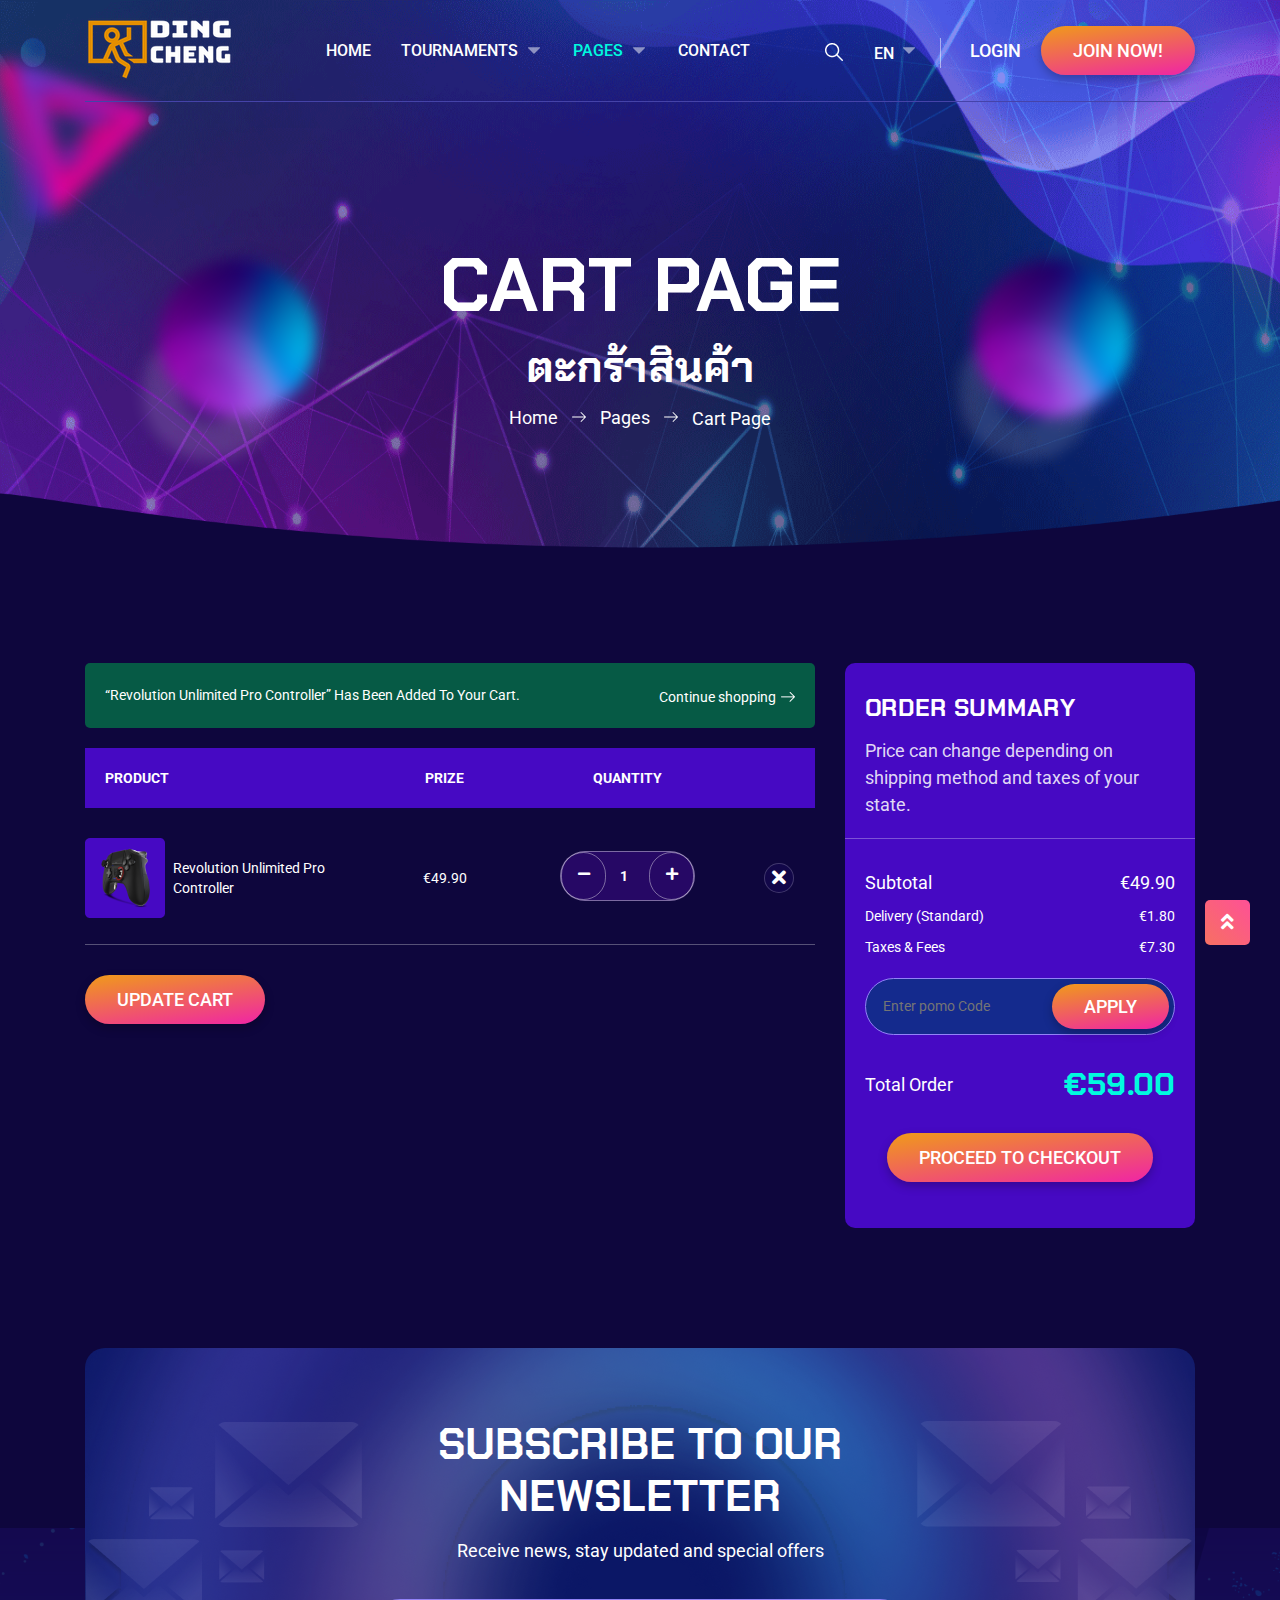
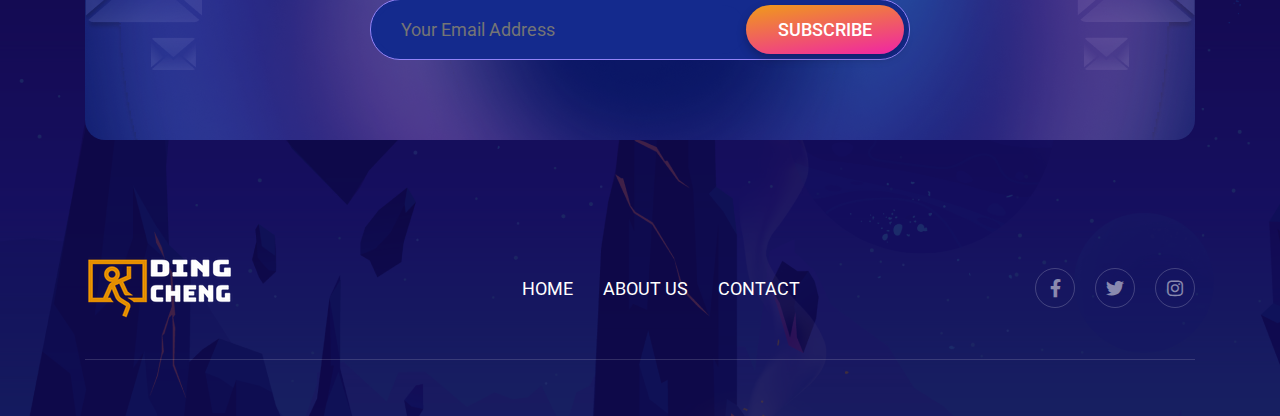
<file: cart.html>
﻿<!DOCTYPE html>
<html lang="zxx">

<head>
    <meta charset="UTF-8">
    <meta http-equiv="X-UA-Compatible" content="IE=edge" />
    <meta name="viewport" content="width=device-width, initial-scale=1.0">
    <meta http-equiv="X-UA-Compatible" content="ie=edge">
    <title>DC - Online Gaming Tournaments</title>

    <link rel="shortcut icon" href="images/fav.png" type="image/x-icon">
    <link rel="stylesheet" href="css/bootstrap.min.css">
    <link rel="stylesheet" href="css/fontawesome.min.css">
    <link rel="stylesheet" href="css/slick.css">
    <link rel="stylesheet" href="css/nice-select.css">
    <link rel="stylesheet" href="css/magnific-popup.css">
    <link rel="stylesheet" href="css/animate.css">
    <link rel="stylesheet" href="css/style.css">
</head>

<body>

    <!-- start preloader -->
    <div class="preloader" id="preloader"></div>
    <!-- end preloader -->

    <a href="#" class="scrollToTop"><i class="fas fa-angle-double-up"></i></a>

    <!-- header-section start -->
    <header id="header-section">
        <div class="overlay">
            <div class="container">
                <div class="row d-flex header-area">
                    <div class="logo-section flex-grow-1 d-flex align-items-center">
                        <a class="site-logo site-title" href="index.html"><img src="images/logo.png"
                                alt="site-logo"></a>
                    </div>
                    <button class="navbar-toggler ml-auto collapsed" type="button" data-toggle="collapse"
                        data-target="#navbarSupportedContent" aria-controls="navbarSupportedContent"
                        aria-expanded="false" aria-label="Toggle navigation">
                        <i class="fas fa-bars"></i>
                    </button>
                    <nav class="navbar navbar-expand-lg p-0">
                        <div class="navbar-collapse collapse" id="navbarSupportedContent">
                            <ul class="navbar-nav main-menu ml-auto">
                                <li><a href="index.html">Home</a></li>
                                <li class="menu_has_children"><a href="#0">Tournaments</a>
                                    <ul class="sub-menu">
                                        <li><a href="tournaments.html">Tournaments</a></li>
                                        <li><a href="tournaments-single.html">Tournaments Single</a></li>
                                    </ul>
                                </li>
                                <li class="menu_has_children"><a href="#0" class="active">Pages</a>
                                    <ul class="sub-menu">
                                        <li><a href="about-us.html">About Us</a></li>
                                        <li><a href="shop.html">Shop</a></li>
                                        <li><a href="shop-details.html">Shop Details</a></li>
                                        <li><a href="profile.html">Profile</a></li>
                                        <li><a href="cart.html">Cart</a></li>
                                        <li><a href="check-out.html">Check Out</a></li>
                                       
                                    </ul>
                                </li>
                                <li><a href="contact.html">Contact</a></li>
                            </ul>
                        </div>
                    </nav>
                    <div class="right-area header-action d-flex align-items-center">
                        <div class="search-icon">
                            <a href="#"><img src="images/search_btn.png" alt="icon"></a>
                        </div>
                        <div class="lang d-flex align-items-center">
                            <select>
                                <option value="1">EN</option>
                                <option value="2">ไทย</option>
                            </select>
                        </div>
                        <a href="login.html" class="login-btn">Login</a>
                        <a href="registration.html" class="cmn-btn">Join Now!</a>
                    </div>
                </div>
            </div>
        </div>
    </header>
    <!-- header-section end -->

    <!-- banner-section start -->
    <section id="banner-section" class="inner-banner profile features shop">
        <div class="ani-img">
            <img class="img-1" src="images/banner-circle-1.png" alt="icon">
            <img class="img-2" src="images/banner-circle-2.png" alt="icon">
            <img class="img-3" src="images/banner-circle-2.png" alt="icon">
        </div>
        <div class="banner-content d-flex align-items-center">
            <div class="container">
                <div class="row justify-content-center">
                    <div class="col-lg-6">
                        <div class="main-content">
                            <h1>Cart Page</h1>
                            <h3>ตะกร้าสินค้า</h3>
                            <div class="breadcrumb-area">
                                <nav aria-label="breadcrumb">
                                    <ol class="breadcrumb d-flex justify-content-center">
                                        <li class="breadcrumb-item"><a href="index.html">Home</a></li>
                                        <li class="breadcrumb-item"><a href="#">Pages</a></li>
                                        <li class="breadcrumb-item active" aria-current="page">Cart Page</li>
                                    </ol>
                                </nav>
                            </div>
                        </div>
                    </div>
                </div>
            </div>
        </div>
    </section>
    <!-- banner-section end -->

    <!-- Shop Cart Start -->
    <section id="shop-cart-section" class="pt-120 pb-120">
        <div class="overlay">
            <div class="container">
                <div class="row">
                    <div class="col-lg-8">
                        <div class="shop-cart-top">
                            <div class="row align-items-center">
                                <div class="col-sm-8">
                                    <div class="shop-cart-left">
                                        <p class="text-sm">“Revolution Unlimited Pro Controller” Has Been Added To Your
                                            Cart.</p>
                                    </div>
                                </div>
                                <div class="col-sm-4 d-flex justify-content-sm-end justify-content-center">
                                    <div class="shop-cart-right">
                                        <a href="#" class="text-sm">Continue shopping<img src="images/right-icon.png"
                                                alt="image"></a>
                                    </div>
                                </div>
                            </div>
                        </div>
                        <div class="table-responsive">
                            <table class="table">
                                <thead>
                                    <tr>
                                        <th scope="col">Product</th>
                                        <th scope="col">Prize</th>
                                        <th scope="col">Quantity</th>
                                        <th scope="col"></th>
                                    </tr>
                                </thead>
                                <tbody>
                                    <tr>
                                        <th scope="row">
                                            <img src="images/cart-image.png" alt="image">
                                            <span>Revolution Unlimited Pro Controller</span>
                                        </th>
                                        <td>€49.90</td>
                                        <td>
                                            <div class="qtySelector text-center">
                                                <i class="fas fa-minus decreaseQty"></i>
                                                <input type="text" class="qtyValue" value="1">
                                                <i class="fas fa-plus increaseQty"></i>
                                            </div>
                                        </td>
                                        <td>
                                            <button type="button" class="cart-dismiss">
                                                <i class="fas fa-times"></i>
                                            </button>
                                        </td>
                                    </tr>
                                </tbody>
                            </table>
                        </div>
                        <a href="#" class="cmn-btn">Update Cart</a>
                    </div>
                    <div class="col-lg-4">
                        <div class="right-sidebar">
                            <div class="top-area">
                                <h5>Order Summary</h5>
                                <p>Price can change depending on shipping
                                    method and taxes of your state.</p>
                            </div>
                            <div class="bottom-side text-center">
                                <ul>
                                    <li>
                                        <span>Subtotal</span>
                                        <span>€49.90</span>
                                    </li>
                                    <li>
                                        <span class="text-sm">Delivery (Standard)</span>
                                        <span class="text-sm">€1.80</span>
                                    </li>
                                    <li>
                                        <span class="text-sm">Taxes & Fees</span>
                                        <span class="text-sm">€7.30</span>
                                    </li>
                                </ul>
                                <form action="#">
                                    <div class="apply d-flex">
                                        <input type="text" placeholder="Enter pomo Code">
                                        <button class="cmn-btn">Apply</button>
                                    </div>
                                </form>
                                <ul>
                                    <li class="d-flex align-items-center">
                                        <span>Total Order</span>
                                        <h4>€59.00</h4>
                                    </li>
                                </ul>
                                <a href="#" class="cmn-btn checkout">proceed to checkout</a>
                            </div>
                        </div>
                    </div>
                </div>
            </div>
        </div>
    </section>
    <!-- Shop Cart End -->
    
    <!-- footer-section start -->
    <footer id="footer-section">
        <div class="overlay">
            <div class="container">
                <div class="row">
                    <div class="col-lg-12">
                        <div class="footer-top">
                            <div class="row justify-content-center">
                                <div class="col-lg-6 col-md-8">
                                    <div class="top-area text-center">
                                        <h3>Subscribe to Our Newsletter</h3>
                                        <p>Receive news, stay updated and special offers</p>
                                    </div>
                                    <form action="#">
                                        <div class="subscribe d-flex">
                                            <input type="email" placeholder="Your Email Address">
                                            <button class="cmn-btn">Subscribe</button>
                                        </div>
                                    </form>
                                </div>
                            </div>
                        </div>
                    </div>
                </div>
            </div>
        </div>
        <div class="footer-mid pt-120">
            <div class="container">
                <div class="row d-flex">
                    <div class="col-lg-8 col-md-8 d-flex justify-content-md-between justify-content-center align-items-center cus-grid">
                        <div class="logo-section">
                            <a class="site-logo site-title" href="index.html"><img src="images/logo.png" alt="site-logo"></a>
                        </div>
                        <ul class="menu-side d-flex align-items-center">
                            <li><a href="index.html" class="active">Home</a></li>
                            <li><a href="about-us.html">About Us</a></li>
                            <li><a href="contact.html">Contact</a></li>
                        </ul>
                    </div>
                    <div class="col-lg-4 col-md-4 d-flex align-items-center justify-content-center justify-content-md-end">
                        <div class="right-area">
                            <ul class="d-flex">
                                <li><a href="#"><i class="fab fa-facebook-f"></i></a></li>
                                <li><a href="#"><i class="fab fa-twitter"></i></a></li>
                                <li><a href="#"><i class="fab fa-instagram"></i></a></li>
                            </ul>
                        </div>
                    </div>
                </div>
            </div>
        </div>
        <div class="footer-bottom">
            <div class="container">
                <div class="main-content">
                    <div class="row d-flex align-items-center justify-content-center">
                        
                    </div>
                </div>
            </div>
        </div>
    </footer>
    <!-- footer-section end -->

    <script src="js/jquery-3.5.1.min.js"></script>
    <script src="js/bootstrap.min.js"></script>
    <script src="js/slick.js"></script>
    <script src="js/jquery.nice-select.min.js"></script>
    <script src="js/fontawesome.js"></script>
    <script src="js/countdown.jquery.js"></script>
    <script src="js/jquery.counterup.min.js"></script>
    <script src="js/jquery.waypoints.min.js"></script>
    <script src="js/jquery.magnific-popup.min.js"></script>
    <script src="js/wow.js"></script>
    <script src="js/main.js"></script>

</body>

</html>
</file>
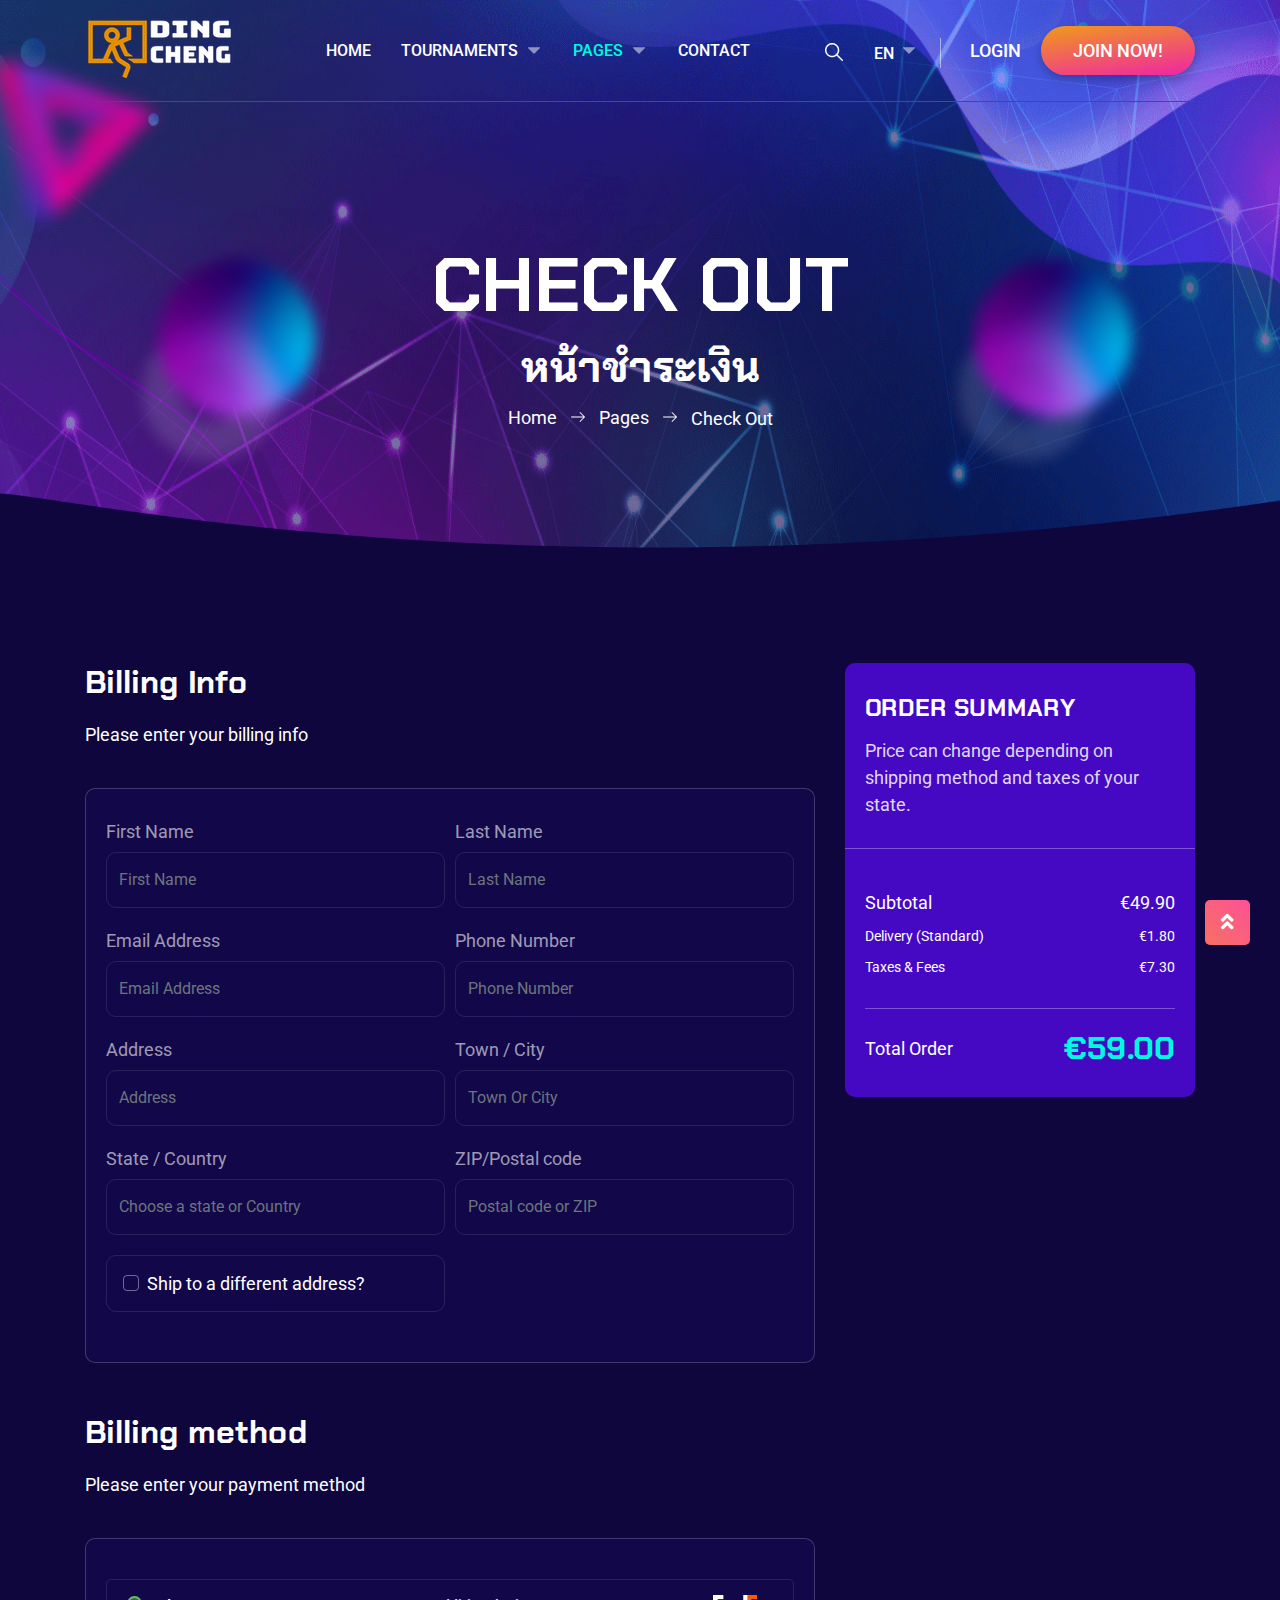
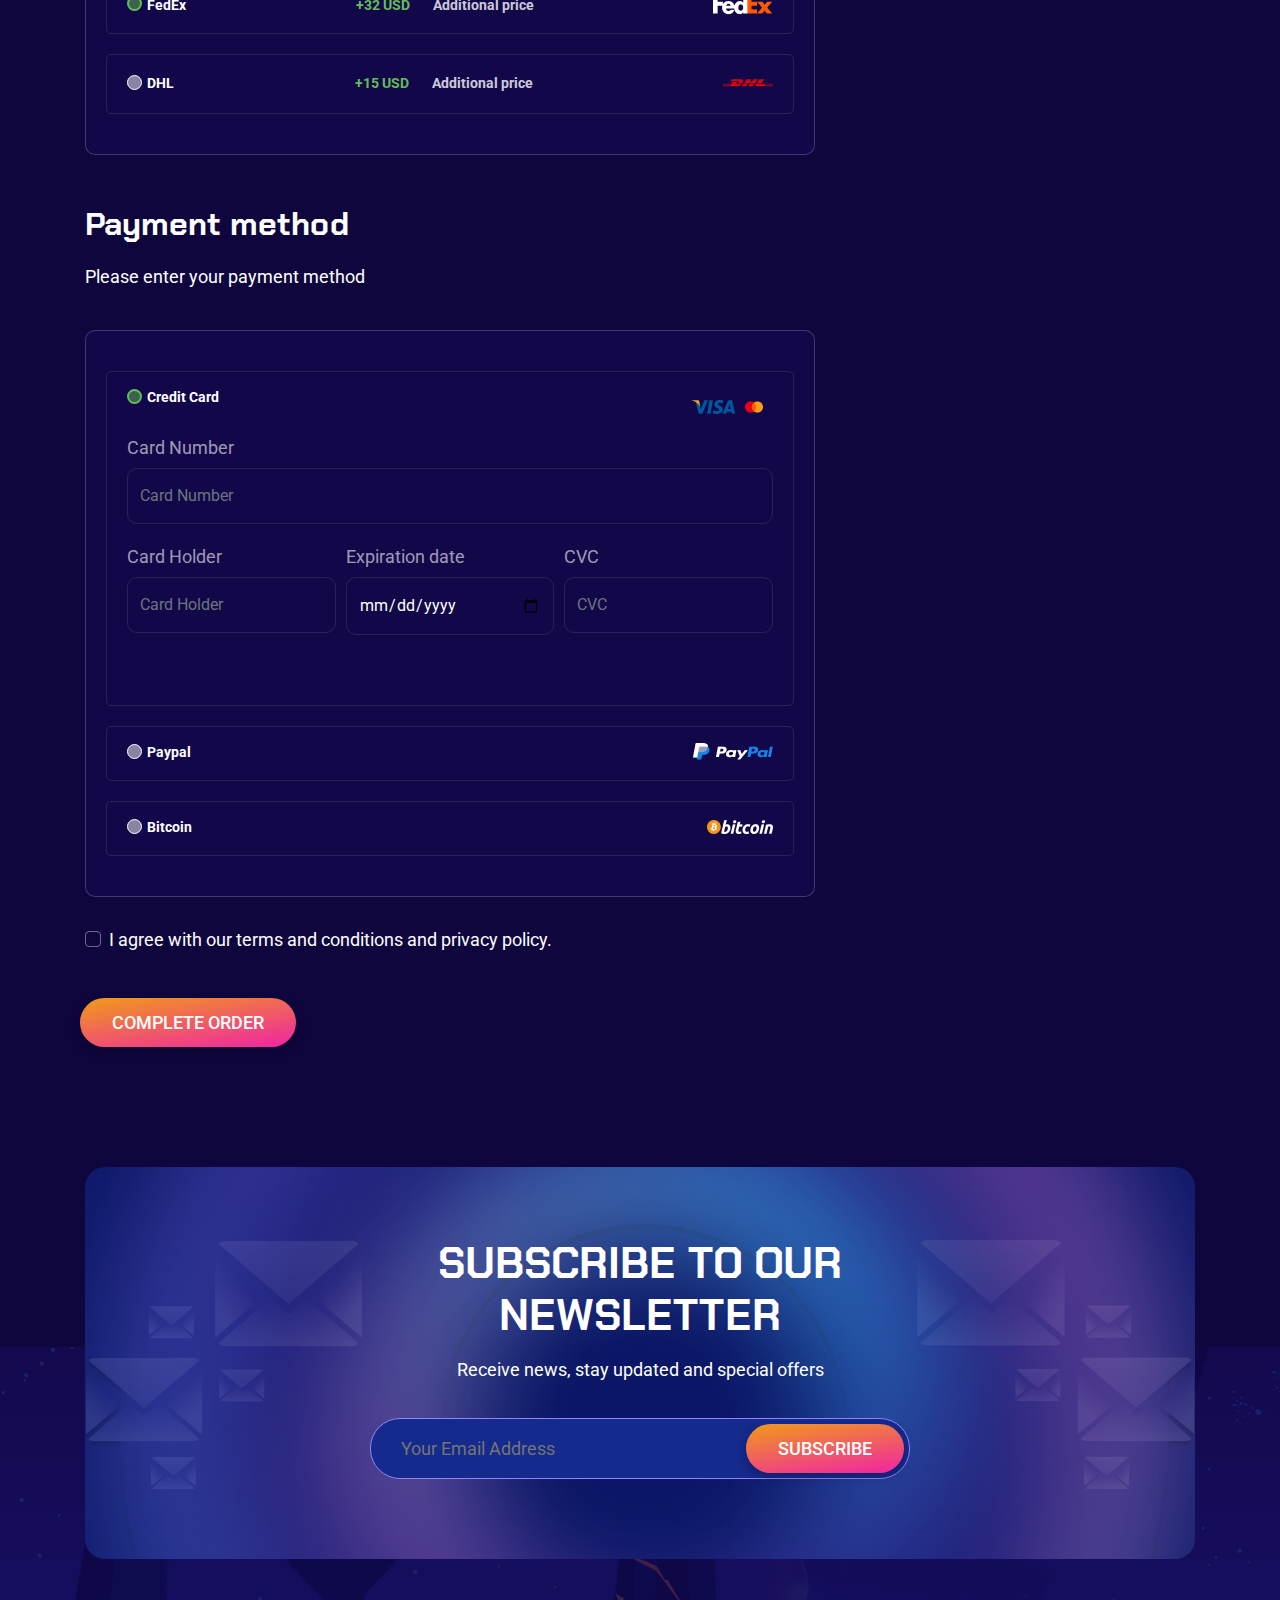
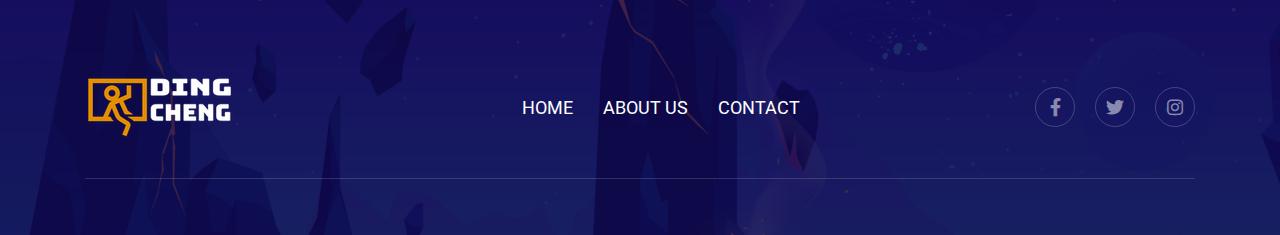
<file: check-out.html>
﻿<!DOCTYPE html>
<html lang="zxx">

<head>
    <meta charset="UTF-8">
    <meta http-equiv="X-UA-Compatible" content="IE=edge" />
    <meta name="viewport" content="width=device-width, initial-scale=1.0">
    <meta http-equiv="X-UA-Compatible" content="ie=edge">
    <title>DC Tech</title>

    <link rel="shortcut icon" href="images/fav.png" type="image/x-icon">
    <link rel="stylesheet" href="css/bootstrap.min.css">
    <link rel="stylesheet" href="css/fontawesome.min.css">
    <link rel="stylesheet" href="css/slick.css">
    <link rel="stylesheet" href="css/nice-select.css">
    <link rel="stylesheet" href="css/magnific-popup.css">
    <link rel="stylesheet" href="css/animate.css">
    <link rel="stylesheet" href="css/style.css">
</head>

<body>

    <!-- start preloader -->
    <div class="preloader" id="preloader"></div>
    <!-- end preloader -->

    <a href="#" class="scrollToTop"><i class="fas fa-angle-double-up"></i></a>

    <!-- header-section start -->
    <header id="header-section">
        <div class="overlay">
            <div class="container">
                <div class="row d-flex header-area">
                    <div class="logo-section flex-grow-1 d-flex align-items-center">
                        <a class="site-logo site-title" href="index.html"><img src="images/logo.png"
                                alt="site-logo"></a>
                    </div>
                    <button class="navbar-toggler ml-auto collapsed" type="button" data-toggle="collapse"
                        data-target="#navbarSupportedContent" aria-controls="navbarSupportedContent"
                        aria-expanded="false" aria-label="Toggle navigation">
                        <i class="fas fa-bars"></i>
                    </button>
                    <nav class="navbar navbar-expand-lg p-0">
                        <div class="navbar-collapse collapse" id="navbarSupportedContent">
                            <ul class="navbar-nav main-menu ml-auto">
                                <li><a href="index.html">Home</a></li>
                                <li class="menu_has_children"><a href="#0">Tournaments</a>
                                    <ul class="sub-menu">
                                        <li><a href="tournaments.html">Tournaments</a></li>
                                        <li><a href="tournaments-single.html">Tournaments Single</a></li>
                                    </ul>
                                </li>
                                <li class="menu_has_children"><a href="#0" class="active">Pages</a>
                                    <ul class="sub-menu">
                                        <li><a href="about-us.html">About Us</a></li>
                                        <li><a href="shop.html">Shop</a></li>
                                        <li><a href="shop-details.html">Shop Details</a></li>
                                        <li><a href="profile.html">Profile</a></li>
                                        <li><a href="cart.html">Cart</a></li>
                                        <li><a href="check-out.html">Check Out</a></li>
                                        
                                    </ul>
                                </li>
                                <li><a href="contact.html">Contact</a></li>
                            </ul>
                        </div>
                    </nav>
                    <div class="right-area header-action d-flex align-items-center">
                        <div class="search-icon">
                            <a href="#"><img src="images/search_btn.png" alt="icon"></a>
                        </div>
                        <div class="lang d-flex align-items-center">
                            <select>
                                <option value="1">EN</option>
                                <option value="2">ไทย</option>
                            </select>
                        </div>
                        <a href="login.html" class="login-btn">Login</a>
                        <a href="registration.html" class="cmn-btn">Join Now!</a>
                    </div>
                </div>
            </div>
        </div>
    </header>
    <!-- header-section end -->

    <!-- banner-section start -->
    <section id="banner-section" class="inner-banner profile features shop">
        <div class="ani-img">
            <img class="img-1" src="images/banner-circle-1.png" alt="icon">
            <img class="img-2" src="images/banner-circle-2.png" alt="icon">
            <img class="img-3" src="images/banner-circle-2.png" alt="icon">
        </div>
        <div class="banner-content d-flex align-items-center">
            <div class="container">
                <div class="row justify-content-center">
                    <div class="col-lg-6">
                        <div class="main-content">
                            <h1>Check Out</h1>
                            <h3>หน้าชำระเงิน</h3>
                            <div class="breadcrumb-area">
                                <nav aria-label="breadcrumb">
                                    <ol class="breadcrumb d-flex justify-content-center">
                                        <li class="breadcrumb-item"><a href="index.html">Home</a></li>
                                        <li class="breadcrumb-item"><a href="#">Pages</a></li>
                                        <li class="breadcrumb-item active" aria-current="page">Check Out</li>
                                    </ol>
                                </nav>
                            </div>
                        </div>
                    </div>
                </div>
            </div>
        </div>
    </section>
    <!-- banner-section end -->

    <!-- Check Out Start -->
    <section id="checkout" class="pt-120 pb-120">
        <div class="overlay">
            <div class="container">
                <div class="row">
                    <div class="col-lg-8">
                        <div class="head-area top">
                            <h4>Billing Info</h4>
                            <p>Please enter your billing info</p>
                        </div>
                        <form>
                            <div class="form-row">
                                <div class="form-group col-md-6">
                                    <label for="fname">First Name</label>
                                    <input type="text" class="form-control" id="fname" placeholder="First Name">
                                </div>
                                <div class="form-group col-md-6">
                                    <label for="lname">Last Name</label>
                                    <input type="text" class="form-control" id="lname" placeholder="Last Name">
                                </div>
                            </div>
                            <div class="form-row">
                                <div class="form-group col-md-6">
                                    <label for="email">Email Address</label>
                                    <input type="email" class="form-control" id="email" placeholder="Email Address">
                                </div>
                                <div class="form-group col-md-6">
                                    <label for="phone">Phone Number</label>
                                    <input type="number" class="form-control" id="phone" placeholder="Phone Number">
                                </div>
                            </div>
                            <div class="form-row">
                                <div class="form-group col-md-6">
                                    <label for="address">Address</label>
                                    <input type="text" class="form-control" id="address" placeholder="Address">
                                </div>
                                <div class="form-group col-md-6">
                                    <label for="town">Town / City</label>
                                    <input type="text" class="form-control" id="town" placeholder="Town Or City">
                                </div>
                            </div>
                            <div class="form-row">
                                <div class="form-group col-md-6">
                                    <label for="state">State / Country</label>
                                    <input type="text" class="form-control" id="state" placeholder="Choose a state or Country">
                                </div>
                                <div class="form-group col-md-6">
                                    <label for="zip">ZIP/Postal code</label>
                                    <input type="number" class="form-control" id="zip" placeholder="Postal code or ZIP">
                                </div>
                            </div>
                            <div class="form-row">
                                <div class="form-group checkbox col-md-6">
                                    <div class="custom-control custom-checkbox">
                                        <input type="checkbox" class="custom-control-input" id="customControlInline">
                                        <label class="custom-control-label" for="customControlInline">Ship to a different address?</label>
                                    </div>
                                </div>
                            </div>
                        </form>
                        <div class="payment-container billing">
                            <div class="head-area">
                                <h4>Billing method</h4>
                                <p>Please enter your payment method</p>
                            </div>
                            <div class="billing-method">
                                <div class="single-area">
                                    <div class="form-check">
                                        <div class="radio-area">
                                            <input type="radio" id="one" name="optradio" class="form-check-input" checked>
                                            <span class="checkmark fedex"></span>
                                        </div>
                                        <label for="one" class="d-flex justify-content-between align-items-center">
                                            <span class="head">FedEx</span>
                                            <span class="mid">
                                                <span class="currency">+32 USD</span>
                                                <span>Additional price</span>
                                            </span>
                                            <img src="images/fedex.png" alt="image">
                                        </label>
                                    </div>
                                </div>
                                <div class="single-area">
                                    <div class="form-check">
                                        <div class="radio-area">
                                            <input type="radio" id="two" name="optradio" class="form-check-input">
                                            <span class="checkmark"></span>
                                        </div>
                                        <label for="two" class="d-flex justify-content-between align-items-center">
                                            <span class="head">DHL</span>
                                            <span class="mid">
                                                <span class="currency">+15 USD</span>
                                                <span>Additional price</span>
                                            </span>
                                            <img src="images/dhl.png" alt="image">
                                        </label>
                                    </div>
                                </div>
                            </div>
                        </div>
                        <div class="payment-container">
                            <div class="head-area">
                                <h4>Payment method</h4>
                                <p>Please enter your payment method</p>
                            </div>
                            <div class="billing-method method">
                                <div class="single-area credititem">
                                    <div class="form-check">
                                        <div class="radio-area credit">
                                            <input type="radio" id="credit" name="paymentmethod" class="form-check-input" checked>
                                            <span class="checkmark"></span>
                                        </div>
                                        <label for="credit" class="d-flex justify-content-between align-items-center">
                                            <span class="head">Credit Card</span>
                                            <span class="right-item d-flex">
                                                <img src="images/visa.png" alt="image">
                                                <img src="images/mastercard.png" alt="image">
                                            </span>
                                        </label>
                                    </div>
                                    <form class="creditcard">
                                        <div class="form-row">
                                            <div class="form-group col-md-12">
                                                <label for="cardnumber">Card Number</label>
                                                <input type="number" class="form-control" id="cardnumber" placeholder="Card Number">
                                            </div>
                                        </div>
                                        <div class="form-row">
                                            <div class="form-group col-md-4">
                                                <label for="cardholder">Card Holder</label>
                                                <input type="number" class="form-control" id="cardholder" placeholder="Card Holder">
                                            </div>
                                            <div class="form-group col-md-4">
                                                <label for="date">Expiration date</label>
                                                <input type="date" class="form-control" id="date">
                                            </div>
                                            <div class="form-group col-md-4">
                                                <label for="cvc">CVC</label>
                                                <input type="number" class="form-control" id="cvc" placeholder="CVC">
                                            </div>
                                        </div>
                                    </form>
                                </div>
                                <div class="single-area">
                                    <div class="form-check">
                                        <div class="radio-area">
                                            <input type="radio" id="paypal" name="paymentmethod" class="form-check-input">
                                            <span class="checkmark"></span>
                                        </div>
                                        <label for="paypal" class="d-flex justify-content-between align-items-center">
                                            <span class="head">Paypal</span>
                                            <img src="images/paypal.png" alt="image">
                                        </label>
                                    </div>
                                </div>
                                <div class="single-area">
                                    <div class="form-check">
                                        <div class="radio-area">
                                            <input type="radio" id="bitcoin" name="paymentmethod" class="form-check-input">
                                            <span class="checkmark"></span>
                                        </div>
                                        <label for="bitcoin" class="d-flex justify-content-between align-items-center">
                                            <span class="head">Bitcoin</span>
                                            <img src="images/bitcoin.png" alt="image">
                                        </label>
                                    </div>
                                </div>
                            </div>
                            <div class="form-row">
                                <div class="form-group checkbox col-md-10">
                                    <div class="custom-control custom-checkbox">
                                        <input type="checkbox" class="custom-control-input" id="agreewith">
                                        <label class="custom-control-label" for="agreewith">I agree with our terms and conditions and privacy policy.</label>
                                    </div>
                                </div>
                                <a href="#" class="cmn-btn">Complete Order</a>
                            </div>
                        </div>
                    </div>
                    <div class="col-lg-4">
                        <div class="right-sidebar">
                            <div class="top-area">
                                <h5>Order Summary</h5>
                                <p>Price can change depending on shipping
                                    method and taxes of your state.</p>
                            </div>
                            <div class="bottom-side text-center">
                                <ul class="bottom-area">
                                    <li>
                                        <span>Subtotal</span>
                                        <span>€49.90</span>
                                    </li>
                                    <li>
                                        <span class="text-sm">Delivery (Standard)</span>
                                        <span class="text-sm">€1.80</span>
                                    </li>
                                    <li>
                                        <span class="text-sm">Taxes & Fees</span>
                                        <span class="text-sm">€7.30</span>
                                    </li>
                                </ul>
                                <ul>
                                    <li class="d-flex align-items-center">
                                        <span>Total Order</span>
                                        <h4>€59.00</h4>
                                    </li>
                                </ul>
                            </div>
                        </div>
                    </div>
                </div>
            </div>
        </div>
    </section>
    <!-- Shop Cart End -->

    <!-- footer-section start -->
    <footer id="footer-section">
        <div class="overlay">
            <div class="container">
                <div class="row">
                    <div class="col-lg-12">
                        <div class="footer-top">
                            <div class="row justify-content-center">
                                <div class="col-lg-6 col-md-8">
                                    <div class="top-area text-center">
                                        <h3>Subscribe to Our Newsletter</h3>
                                        <p>Receive news, stay updated and special offers</p>
                                    </div>
                                    <form action="#">
                                        <div class="subscribe d-flex">
                                            <input type="email" placeholder="Your Email Address">
                                            <button class="cmn-btn">Subscribe</button>
                                        </div>
                                    </form>
                                </div>
                            </div>
                        </div>
                    </div>
                </div>
            </div>
        </div>
        <div class="footer-mid pt-120">
            <div class="container">
                <div class="row d-flex">
                    <div class="col-lg-8 col-md-8 d-flex justify-content-md-between justify-content-center align-items-center cus-grid">
                        <div class="logo-section">
                            <a class="site-logo site-title" href="index.html"><img src="images/logo.png" alt="site-logo"></a>
                        </div>
                        <ul class="menu-side d-flex align-items-center">
                            <li><a href="index.html" class="active">Home</a></li>
                            <li><a href="about-us.html">About Us</a></li>
                            <li><a href="contact.html">Contact</a></li>
                        </ul>
                    </div>
                    <div class="col-lg-4 col-md-4 d-flex align-items-center justify-content-center justify-content-md-end">
                        <div class="right-area">
                            <ul class="d-flex">
                                <li><a href="#"><i class="fab fa-facebook-f"></i></a></li>
                                <li><a href="#"><i class="fab fa-twitter"></i></a></li>
                                <li><a href="#"><i class="fab fa-instagram"></i></a></li>
                            </ul>
                        </div>
                    </div>
                </div>
            </div>
        </div>
        <div class="footer-bottom">
            <div class="container">
                <div class="main-content">
                    <div class="row d-flex align-items-center justify-content-center">
                        
                    </div>
                </div>
            </div>
        </div>
    </footer>
    <!-- footer-section end -->

    <script src="js/jquery-3.5.1.min.js"></script>
    <script src="js/bootstrap.min.js"></script>
    <script src="js/slick.js"></script>
    <script src="js/jquery.nice-select.min.js"></script>
    <script src="js/fontawesome.js"></script>
    <script src="js/countdown.jquery.js"></script>
    <script src="js/jquery.counterup.min.js"></script>
    <script src="js/jquery.waypoints.min.js"></script>
    <script src="js/jquery.magnific-popup.min.js"></script>
    <script src="js/wow.js"></script>
    <script src="js/main.js"></script>

</body>


</html>
</file>
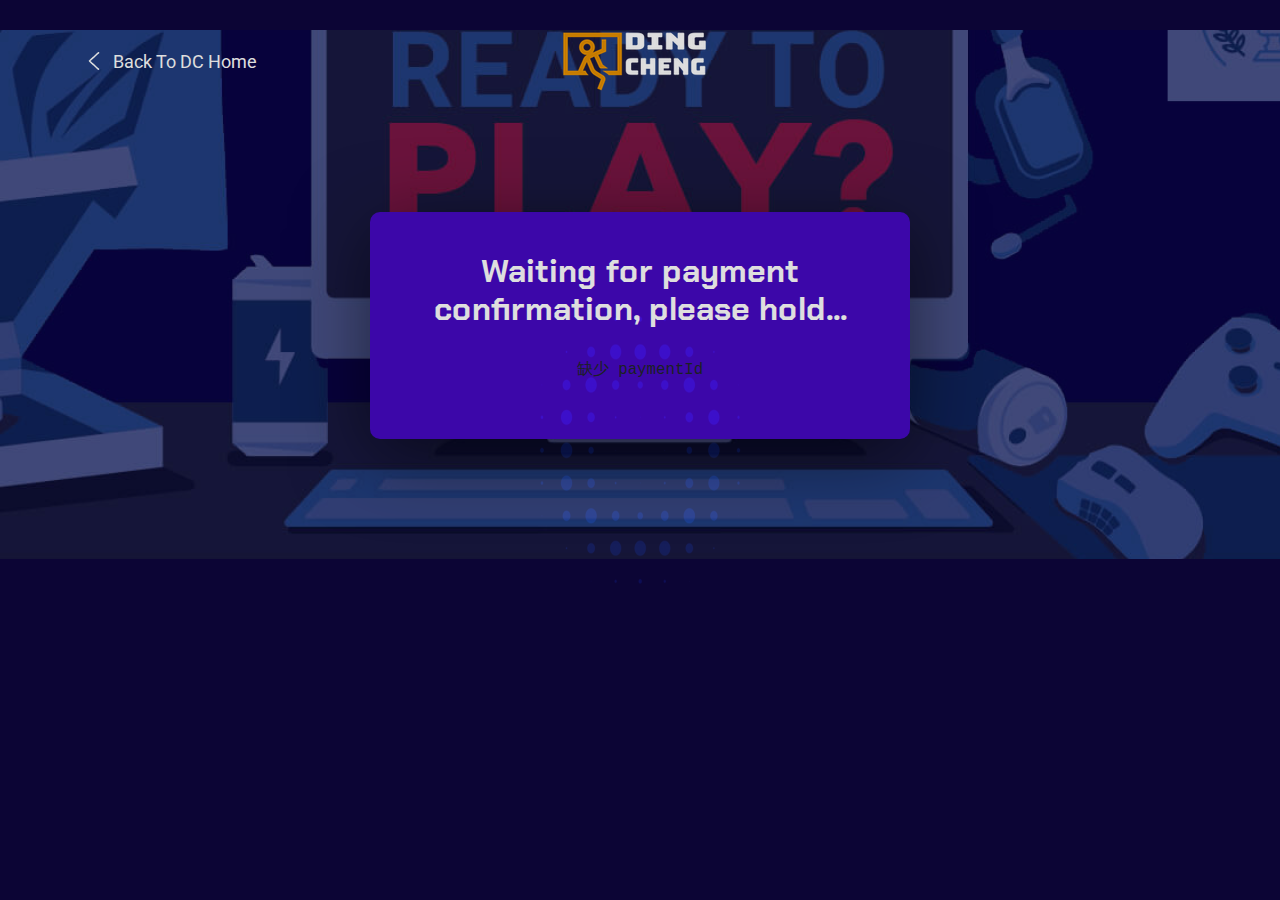
<file: kcard-return.html>
<!DOCTYPE html>
<html lang="zxx">

<head>
    <meta charset="UTF-8">
    <meta http-equiv="X-UA-Compatible" content="IE=edge" />
    <meta name="viewport" content="width=device-width, initial-scale=1.0">
    <meta http-equiv="X-UA-Compatible" content="ie=edge">
    <title>Processing Payment...</title>
  <meta name="viewport" content="width=device-width, initial-scale=1" />

    <link rel="shortcut icon" href="images/fav.png" type="image/x-icon">
    <link rel="stylesheet" href="css/bootstrap.min.css">
    <link rel="stylesheet" href="css/fontawesome.min.css">
    <link rel="stylesheet" href="css/slick.css">
    <link rel="stylesheet" href="css/nice-select.css">
    <link rel="stylesheet" href="css/animate.css">
    <link rel="stylesheet" href="css/style.css">
</head>

<body>

    <!-- start preloader -->
    <div class="preloader" id="preloader"></div>
    <!-- end preloader -->

    <!-- Login Reg In start -->
    <section id="login-reg">
        <div class="overlay pb-120">
            <div class="container">
                <div class="top-area">
                    <div class="row d-flex align-items-center">
                        <div class="col-sm-5 col">
                            <a class="back-home" href="index.html">
                                <img src="images/left-icon.png" alt="image">
                                Back To DC Home
                            </a>
                        </div>
                        <div class="col-sm-5 col">
                            <a href="#">
                                <img src="images/logo.png" alt="image">
                            </a>
                        </div>
                    </div>
                </div>
                <div class="row pt-120 d-flex justify-content-center">
                    <div class="col-lg-6">
                        <div class="login-reg-main text-center">
                            <h4>Waiting for payment confirmation, please hold...</h4>
                         <pre id="out"></pre>
                        <script>
                         (async () => {
                          const p = new URLSearchParams(location.search);
                           const paymentId = p.get('paymentId');
                            if (!paymentId) {
                                document.getElementById('out').textContent = '缺少 paymentId';
                                return;
                            }
                            const resp = await fetch('https://<你的后端域名>/api/kgp-payment-inquiry', {
                                method: 'POST',
                                headers: { 'Content-Type': 'application/json' },
                                body: JSON.stringify({ partnerPaymentID: paymentId })
                            });
                            const data = await resp.json();
                            document.getElementById('out').textContent = JSON.stringify(data, null, 2);
                            // TODO: 根据返回的状态决定展示“成功/失败”并跳转订单页
                            })();
                        </script>   
                        </div>
                    </div>
                </div>
            </div>
        </div>
    </section>
    <!-- Login Reg In end -->

    <script src="js/jquery-3.5.1.min.js"></script>
    <script src="js/bootstrap.min.js"></script>
    <script src="js/slick.js"></script>
    <script src="js/jquery.nice-select.min.js"></script>
    <script src="js/fontawesome.js"></script>
    <script src="js/jquery.counterup.min.js"></script>
    <script src="js/jquery.waypoints.min.js"></script>
    <script src="js/wow.js"></script>
    <script src="js/main.js"></script>

</body>

</html>
</file>
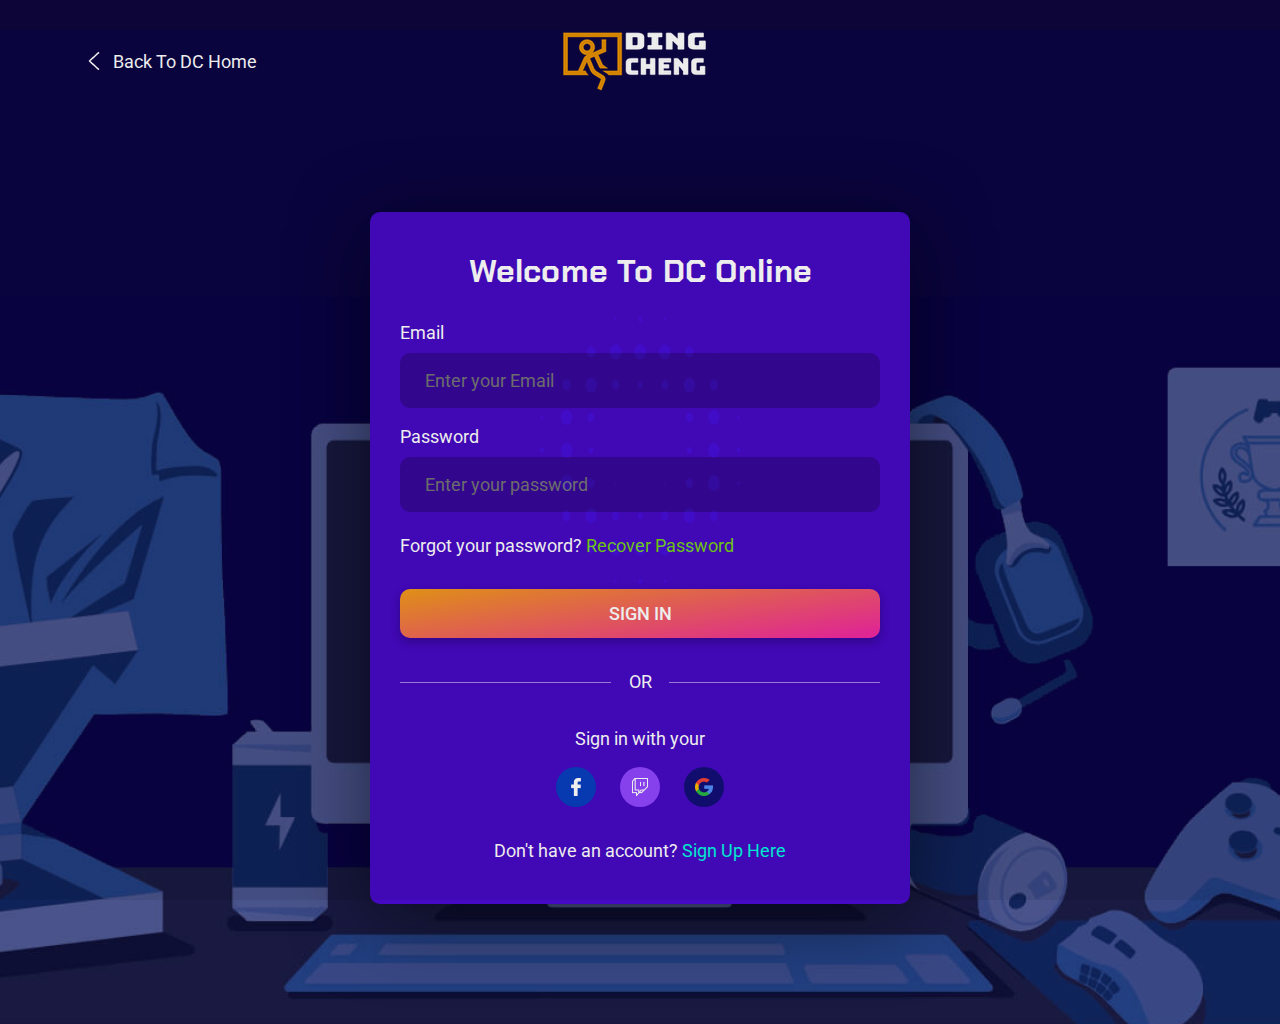
<file: login.html>
<!DOCTYPE html>
<html lang="zxx">

<head>
    <meta charset="UTF-8">
    <meta http-equiv="X-UA-Compatible" content="IE=edge" />
    <meta name="viewport" content="width=device-width, initial-scale=1.0">
    <meta http-equiv="X-UA-Compatible" content="ie=edge">
    <title>DC - Online Gaming Tournaments</title>

    <link rel="shortcut icon" href="images/fav.png" type="image/x-icon">
    <link rel="stylesheet" href="css/bootstrap.min.css">
    <link rel="stylesheet" href="css/fontawesome.min.css">
    <link rel="stylesheet" href="css/slick.css">
    <link rel="stylesheet" href="css/nice-select.css">
    <link rel="stylesheet" href="css/animate.css">
    <link rel="stylesheet" href="css/style.css">
</head>

<body>

    <!-- start preloader -->
    <div class="preloader" id="preloader"></div>
    <!-- end preloader -->

    <!-- Login Reg In start -->
    <section id="login-reg">
        <div class="overlay pb-120">
            <div class="container">
                <div class="top-area">
                    <div class="row d-flex align-items-center">
                        <div class="col-sm-5 col">
                            <a class="back-home" href="index.html">
                                <img src="images/left-icon.png" alt="image">
                                Back To DC Home
                            </a>
                        </div>
                        <div class="col-sm-5 col">
                            <a href="#">
                                <img src="images/logo.png" alt="image">
                            </a>
                        </div>
                    </div>
                </div>
                <div class="row pt-120 d-flex justify-content-center">
                    <div class="col-lg-6">
                        <div class="login-reg-main text-center">
                            <h4>Welcome To DC Online</h4>
                            <div class="form-area">
                                <form action="#">
                                    <div class="form-group">
                                        <label>Email</label>
                                        <input placeholder="Enter your Email" type="email">
                                    </div>
                                    <div class="form-group">
                                        <label>Password</label>
                                        <input placeholder="Enter your password" type="password">
                                    </div>
                                    <div class="form-group recover">
                                        <p>Forgot your password? <a href="#">Recover Password</a></p>
                                    </div>
                                    <div class="form-group">
                                        <button type="submit" class="cmn-btn">Sign In</button>
                                    </div>
                                </form>
                                <div class="or">
                                    <p>OR</p>
                                </div>
                                <div class="sign-in">
                                    <p>Sign in with your</p>
                                </div>
                                <div class="reg-with">
                                    <div class="social-area d-flex justify-content-center">
                                        <a href="javascript:void(0)"><img src="images/social-icon-1.png" alt="image"></a>
                                        <a class="twitch" href="javascript:void(0)"><img src="images/social-icon-2.png" alt="image"></a>
                                        <a class="google" href="javascript:void(0)"><img src="images/social-icon-3.png" alt="image"></a>
                                    </div>
                                </div>
                                <div class="account">
                                    <p>Don't have an account? <a href="registration.html">Sign Up Here</a></p>
                                 </div>
                            </div>
                        </div>
                    </div>
                </div>
            </div>
        </div>
    </section>
    <!-- Login Reg In end -->

    <script src="js/jquery-3.5.1.min.js"></script>
    <script src="js/bootstrap.min.js"></script>
    <script src="js/slick.js"></script>
    <script src="js/jquery.nice-select.min.js"></script>
    <script src="js/fontawesome.js"></script>
    <script src="js/jquery.counterup.min.js"></script>
    <script src="js/jquery.waypoints.min.js"></script>
    <script src="js/wow.js"></script>
    <script src="js/main.js"></script>

</body>

</html>
</file>
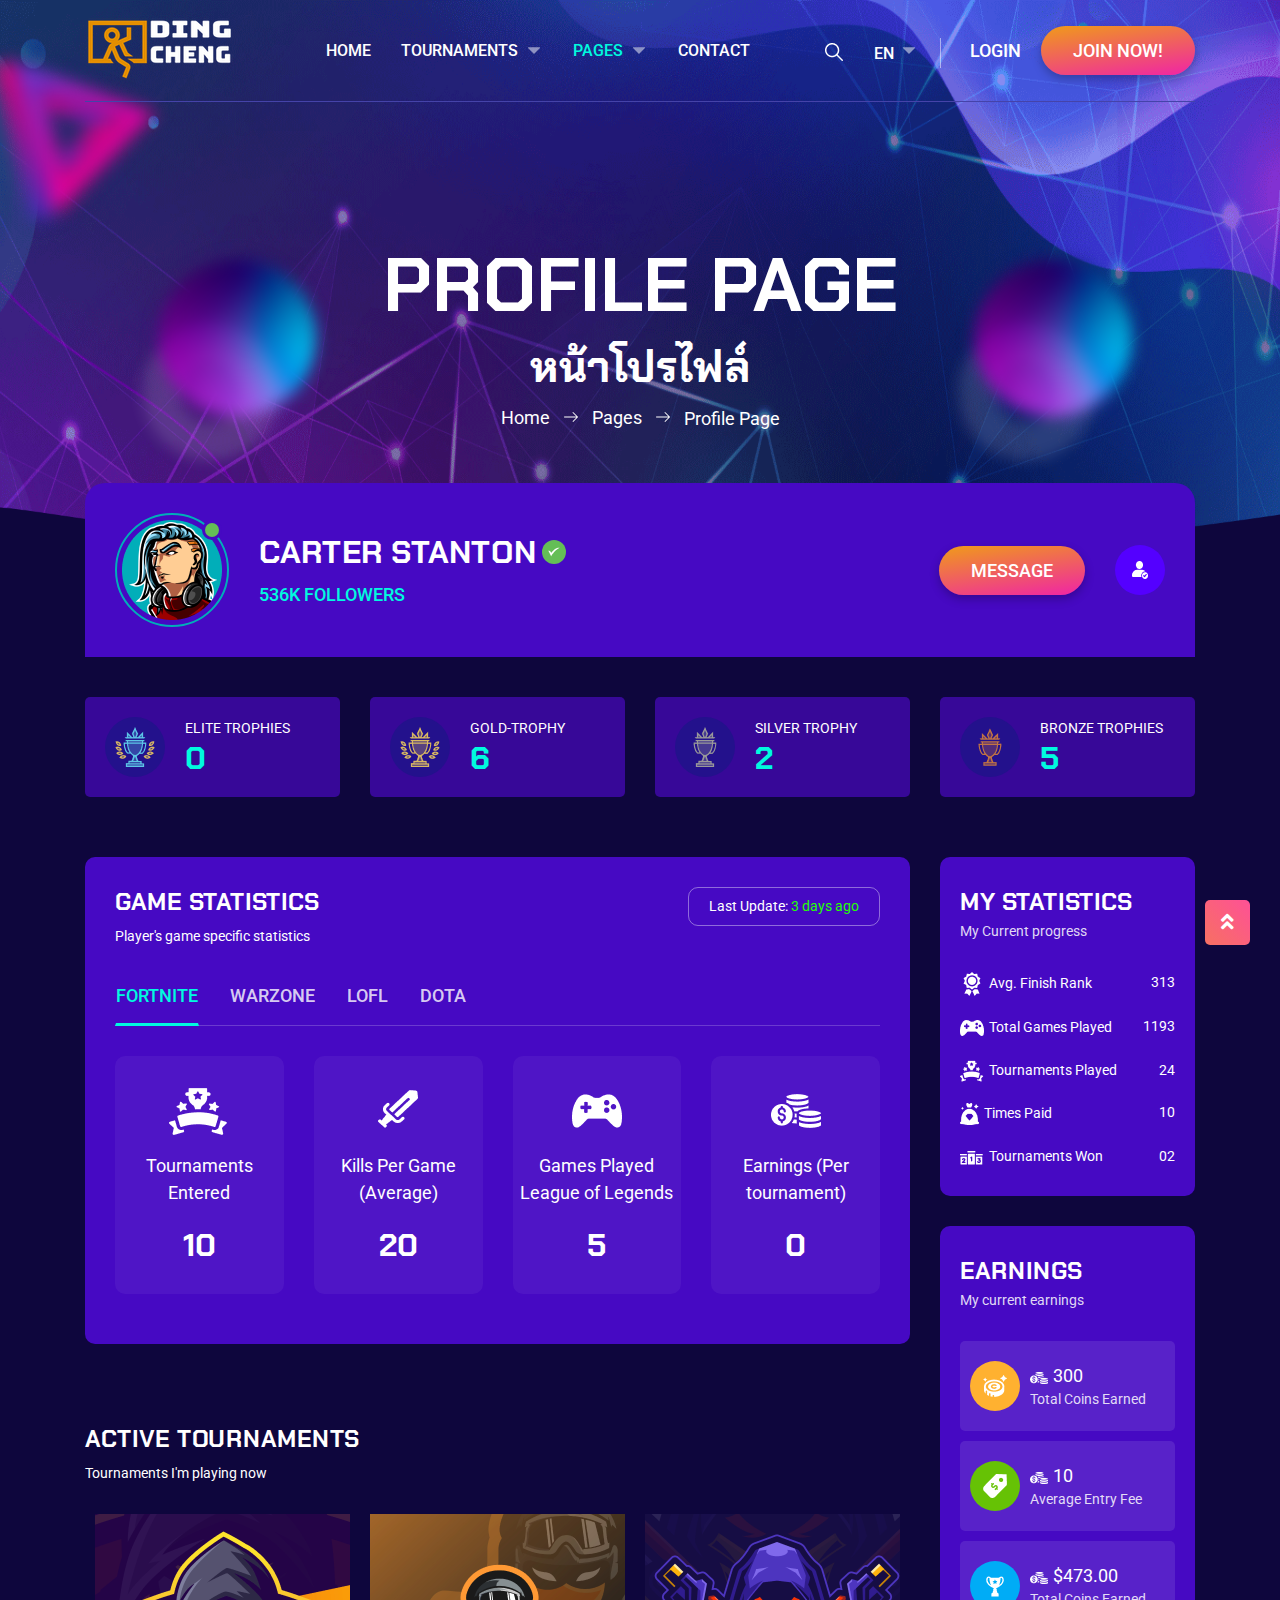
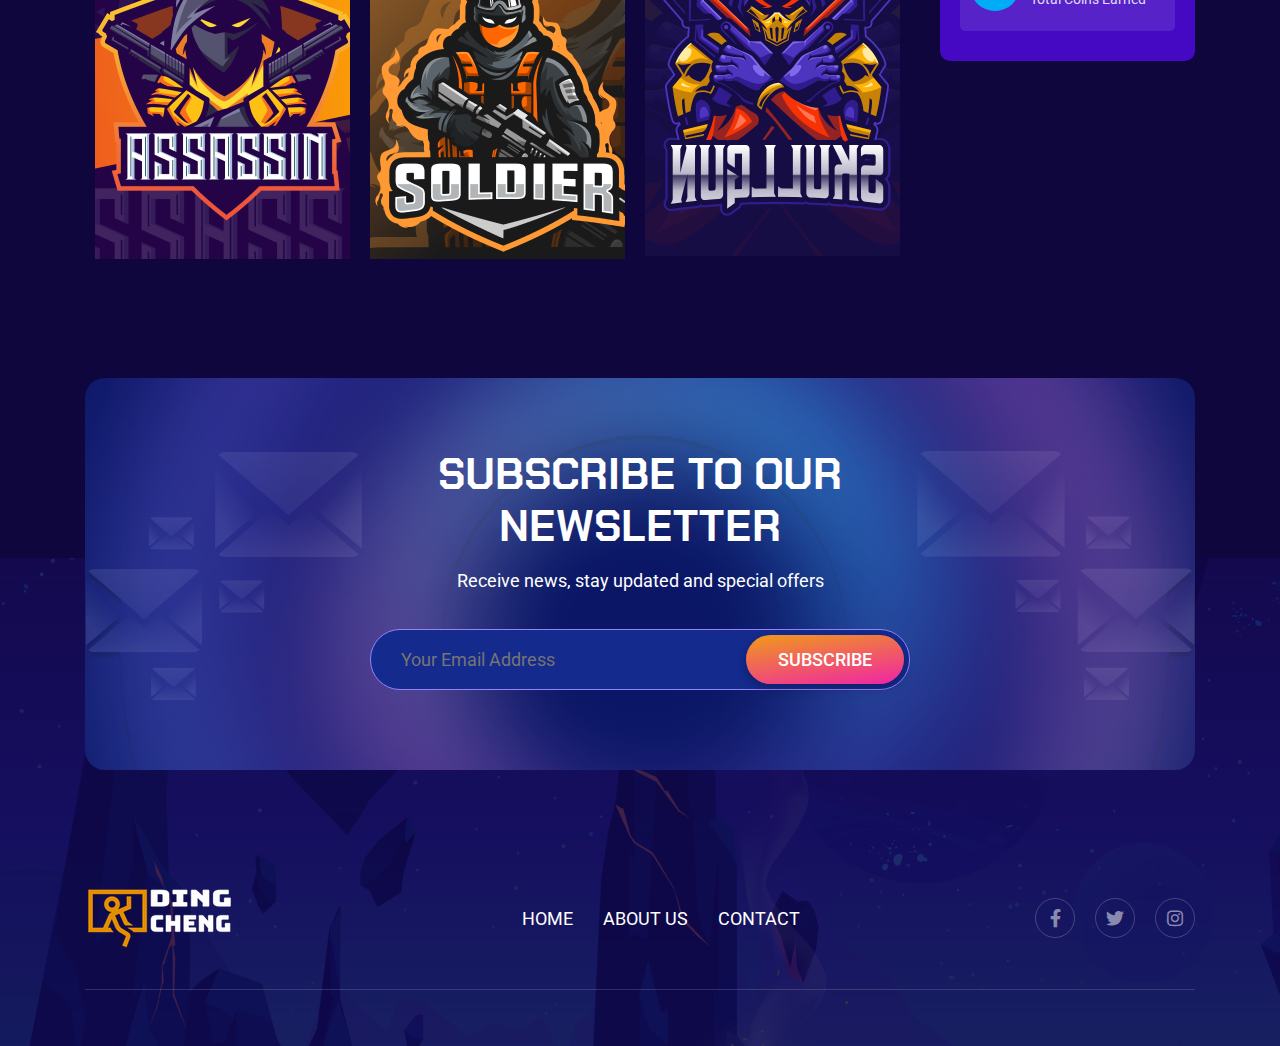
<file: profile.html>
﻿<!DOCTYPE html>
<html lang="zxx">

<head>
    <meta charset="UTF-8">
    <meta http-equiv="X-UA-Compatible" content="IE=edge" />
    <meta name="viewport" content="width=device-width, initial-scale=1.0">
    <meta http-equiv="X-UA-Compatible" content="ie=edge">
    <title>DC - Online Gaming Tournaments</title>

    <link rel="shortcut icon" href="images/fav.png" type="image/x-icon">
    <link rel="stylesheet" href="css/bootstrap.min.css">
    <link rel="stylesheet" href="css/fontawesome.min.css">
    <link rel="stylesheet" href="css/slick.css">
    <link rel="stylesheet" href="css/nice-select.css">
    <link rel="stylesheet" href="css/magnific-popup.css">
    <link rel="stylesheet" href="css/animate.css">
    <link rel="stylesheet" href="css/style.css">
</head>

<body>

    <!-- start preloader -->
    <div class="preloader" id="preloader"></div>
    <!-- end preloader -->

    <a href="#" class="scrollToTop"><i class="fas fa-angle-double-up"></i></a>

    <!-- header-section start -->
    <header id="header-section">
        <div class="overlay">
            <div class="container">
                <div class="row d-flex header-area">
                    <div class="logo-section flex-grow-1 d-flex align-items-center">
                        <a class="site-logo site-title" href="index.html"><img src="images/logo.png"
                                alt="site-logo"></a>
                    </div>
                    <button class="navbar-toggler ml-auto collapsed" type="button" data-toggle="collapse"
                        data-target="#navbarSupportedContent" aria-controls="navbarSupportedContent"
                        aria-expanded="false" aria-label="Toggle navigation">
                        <i class="fas fa-bars"></i>
                    </button>
                    <nav class="navbar navbar-expand-lg p-0">
                        <div class="navbar-collapse collapse" id="navbarSupportedContent">
                            <ul class="navbar-nav main-menu ml-auto">
                                <li><a href="index.html">Home</a></li>
                                <li class="menu_has_children"><a href="#0">Tournaments</a>
                                    <ul class="sub-menu">
                                        <li><a href="tournaments.html">Tournaments</a></li>
                                        <li><a href="tournaments-single.html">Tournaments Single</a></li>
                                    </ul>
                                </li>
                                <li class="menu_has_children"><a href="#0" class="active">Pages</a>
                                    <ul class="sub-menu">
                                        <li><a href="about-us.html">About Us</a></li>
                                        <li><a href="shop.html">Shop</a></li>
                                        <li><a href="shop-details.html">Shop Details</a></li>
                                        <li><a href="profile.html">Profile</a></li>
                                        <li><a href="cart.html">Cart</a></li>
                                        <li><a href="check-out.html">Check Out</a></li>
                                       
                                    </ul>
                                </li>
                                <li><a href="contact.html">Contact</a></li>
                            </ul>
                        </div>
                    </nav>
                    <div class="right-area header-action d-flex align-items-center">
                        <div class="search-icon">
                            <a href="#"><img src="images/search_btn.png" alt="icon"></a>
                        </div>
                        <div class="lang d-flex align-items-center">
                            <select>
                                <option value="1">EN</option>
                                <option value="2">ไทย</option>
                            </select>
                        </div>
                        <a href="login.html" class="login-btn">Login</a>
                        <a href="registration.html" class="cmn-btn">Join Now!</a>
                    </div>
                </div>
            </div>
        </div>
    </header>
    <!-- header-section end -->

    <!-- banner-section start -->
    <section id="banner-section" class="inner-banner profile">
        <div class="ani-img">
            <img class="img-1" src="images/banner-circle-1.png" alt="icon">
            <img class="img-2" src="images/banner-circle-2.png" alt="icon">
            <img class="img-3" src="images/banner-circle-2.png" alt="icon">
        </div>
        <div class="banner-content d-flex align-items-center">
            <div class="container">
                <div class="row justify-content-center">
                    <div class="col-lg-6">
                        <div class="main-content">
                            <h1>Profile Page</h1>
                            <h3>หน้าโปรไฟล์</h3>
                            <div class="breadcrumb-area">
                                <nav aria-label="breadcrumb">
                                    <ol class="breadcrumb d-flex justify-content-center">
                                        <li class="breadcrumb-item"><a href="index.html">Home</a></li>
                                        <li class="breadcrumb-item"><a href="#">Pages</a></li>
                                        <li class="breadcrumb-item active" aria-current="page">Profile Page</li>
                                    </ol>
                                </nav>
                            </div>
                        </div>
                    </div>
                </div>
            </div>
        </div>
        <div class="container">
            <div class="heading-area">
                <div class="row justify-content-between">
                    <div class="col-md-6">
                        <div class="profile-area d-flex align-items-center">
                            <div class="photo">
                                <img src="images/profile-logo.png" alt="Image">
                            </div>
                            <div class="name-area">
                                <h4>Carter Stanton</h4>
                                <span>536K followers</span>
                            </div>
                        </div>
                    </div>
                    <div class="col-md-4 d-flex justify-content-center justify-content-md-end">
                        <div class="right d-flex align-items-center">
                            <a href="#" class="cmn-btn">Message</a>
                            <div class="user-logo d-flex align-items-center justify-content-center">
                                <img src="images/user-icon.png" alt="Image">
                            </div>
                        </div>
                    </div>
                </div>
            </div>
        </div>
    </section>
    <!-- banner-section end -->

    <!-- Trophies Content Start -->
    <section id="all-trophies" class="pb-120">
        <div class="container">
            <div class="tab-content">
                <div class="tab-pane fade show active" role="tabpanel" aria-labelledby="overview-tab">
                    <div class="row">
                        <div class="col-lg-3 col-md-6">
                            <div class="single-trophies d-flex align-items-center">
                                <div class="left d-flex align-items-center justify-content-center">
                                    <img src="images/trophies-icon-1.png" alt="image">
                                </div>
                                <div class="right">
                                    <p class="text-sm">Elite Trophies</p>
                                    <h4>0</h4>
                                </div>
                            </div>
                        </div>
                        <div class="col-lg-3 col-md-6">
                            <div class="single-trophies d-flex align-items-center">
                                <div class="left d-flex align-items-center justify-content-center">
                                    <img src="images/trophies-icon-2.png" alt="image">
                                </div>
                                <div class="right">
                                    <p class="text-sm">gold-trophy</p>
                                    <h4>6</h4>
                                </div>
                            </div>
                        </div>
                        <div class="col-lg-3 col-md-6">
                            <div class="single-trophies d-flex align-items-center">
                                <div class="left d-flex align-items-center justify-content-center">
                                    <img src="images/trophies-icon-3.png" alt="image">
                                </div>
                                <div class="right">
                                    <p class="text-sm">silver trophy</p>
                                    <h4>2</h4>
                                </div>
                            </div>
                        </div>
                        <div class="col-lg-3 col-md-6">
                            <div class="single-trophies d-flex align-items-center">
                                <div class="left d-flex align-items-center justify-content-center">
                                    <img src="images/trophies-icon-4.png" alt="image">
                                </div>
                                <div class="right">
                                    <p class="text-sm">Bronze Trophies</p>
                                    <h4>5</h4>
                                </div>
                            </div>
                        </div>
                    </div>
                    <div class="statistics-area">
                        <div class="row">
                            <div class="col-lg-9">
                                <div class="total-area">
                                    <div class="head-area d-flex justify-content-between">
                                        <div class="left">
                                            <h5>Game Statistics</h5>
                                            <p class="text-sm">Player's game specific statistics</p>
                                        </div>
                                        <div class="right">
                                            <p class="text-sm">Last Update: <span>3 days ago</span></p>
                                        </div>
                                    </div>
                                    <ul class="nav nav-tabs" id="myTab" role="tablist">
                                        <li class="nav-item">
                                            <a class="nav-link active" id="fortnite-tab" data-toggle="tab" href="#fortnite" role="tab" aria-controls="fortnite"
                                                aria-selected="true">fortnite</a>
                                        </li>
                                        <li class="nav-item">
                                            <a class="nav-link" id="warzone-tab" data-toggle="tab" href="#warzone" role="tab" aria-controls="warzone"
                                                aria-selected="false">warzone</a>
                                        </li>
                                        <li class="nav-item">
                                            <a class="nav-link" id="lofl-tab" data-toggle="tab" href="#lofl" role="tab" aria-controls="lofl"
                                                aria-selected="false">lofl</a>
                                        </li>
                                        <li class="nav-item">
                                            <a class="nav-link" id="dota-tab" data-toggle="tab" href="#dota" role="tab" aria-controls="dota" aria-selected="false">dota</a>
                                        </li>
                                    </ul>
                                    <div class="tab-content" id="myTabContents">
                                        <div class="tab-pane fade show active" id="fortnite" role="tabpanel" aria-labelledby="fortnite-tab">
                                            <div class="row">
                                                <div class="col-lg-3 col-md-6">
                                                    <div class="single-item text-center">
                                                        <img src="images/statistics-icon-1.png" alt="image">
                                                        <p>Tournaments Entered</p>
                                                        <h4>10</h4>
                                                    </div>
                                                </div>
                                                <div class="col-lg-3 col-md-6">
                                                    <div class="single-item text-center">
                                                        <img src="images/statistics-icon-2.png" alt="image">
                                                        <p>Kills Per Game (Average)</p>
                                                        <h4>20</h4>
                                                    </div>
                                                </div>
                                                <div class="col-lg-3 col-md-6">
                                                    <div class="single-item text-center">
                                                        <img src="images/statistics-icon-3.png" alt="image">
                                                        <p>Games Played League of Legends</p>
                                                        <h4>5</h4>
                                                    </div>
                                                </div>
                                                <div class="col-lg-3 col-md-6">
                                                    <div class="single-item text-center">
                                                        <img src="images/statistics-icon-4.png" alt="image">
                                                        <p>Earnings (Per tournament)</p>
                                                        <h4>0</h4>
                                                    </div>
                                                </div>
                                            </div>
                                        </div>
                                        <div class="tab-pane fade" id="warzone" role="tabpanel" aria-labelledby="warzone-tab">
                                            <div class="row">
                                                <div class="col-lg-3 col-md-6">
                                                    <div class="single-item text-center">
                                                        <img src="images/statistics-icon-1.png" alt="image">
                                                        <p>Tournaments Entered</p>
                                                        <h4>10</h4>
                                                    </div>
                                                </div>
                                                <div class="col-lg-3 col-md-6">
                                                    <div class="single-item text-center">
                                                        <img src="images/statistics-icon-2.png" alt="image">
                                                        <p>Kills Per Game (Average)</p>
                                                        <h4>20</h4>
                                                    </div>
                                                </div>
                                                <div class="col-lg-3 col-md-6">
                                                    <div class="single-item text-center">
                                                        <img src="images/statistics-icon-3.png" alt="image">
                                                        <p>Games Played League of Legends</p>
                                                        <h4>5</h4>
                                                    </div>
                                                </div>
                                                <div class="col-lg-3 col-md-6">
                                                    <div class="single-item text-center">
                                                        <img src="images/statistics-icon-4.png" alt="image">
                                                        <p>Earnings (Per tournament)</p>
                                                        <h4>0</h4>
                                                    </div>
                                                </div>
                                            </div>
                                        </div>
                                        <div class="tab-pane fade" id="lofl" role="tabpanel" aria-labelledby="lofl-tab">
                                            <div class="row">
                                                <div class="col-lg-3 col-md-6">
                                                    <div class="single-item text-center">
                                                        <img src="images/statistics-icon-1.png" alt="image">
                                                        <p>Tournaments Entered</p>
                                                        <h4>10</h4>
                                                    </div>
                                                </div>
                                                <div class="col-lg-3 col-md-6">
                                                    <div class="single-item text-center">
                                                        <img src="images/statistics-icon-2.png" alt="image">
                                                        <p>Kills Per Game (Average)</p>
                                                        <h4>20</h4>
                                                    </div>
                                                </div>
                                                <div class="col-lg-3 col-md-6">
                                                    <div class="single-item text-center">
                                                        <img src="images/statistics-icon-3.png" alt="image">
                                                        <p>Games Played League of Legends</p>
                                                        <h4>5</h4>
                                                    </div>
                                                </div>
                                                <div class="col-lg-3 col-md-6">
                                                    <div class="single-item text-center">
                                                        <img src="images/statistics-icon-4.png" alt="image">
                                                        <p>Earnings (Per tournament)</p>
                                                        <h4>0</h4>
                                                    </div>
                                                </div>
                                            </div>
                                        </div>
                                        <div class="tab-pane fade" id="dota" role="tabpanel" aria-labelledby="dota-tab">
                                            <div class="row">
                                                <div class="col-lg-3 col-md-6">
                                                    <div class="single-item text-center">
                                                        <img src="images/statistics-icon-1.png" alt="image">
                                                        <p>Tournaments Entered</p>
                                                        <h4>10</h4>
                                                    </div>
                                                </div>
                                                <div class="col-lg-3 col-md-6">
                                                    <div class="single-item text-center">
                                                        <img src="images/statistics-icon-2.png" alt="image">
                                                        <p>Kills Per Game (Average)</p>
                                                        <h4>20</h4>
                                                    </div>
                                                </div>
                                                <div class="col-lg-3 col-md-6">
                                                    <div class="single-item text-center">
                                                        <img src="images/statistics-icon-3.png" alt="image">
                                                        <p>Games Played League of Legends</p>
                                                        <h4>5</h4>
                                                    </div>
                                                </div>
                                                <div class="col-lg-3 col-md-6">
                                                    <div class="single-item text-center">
                                                        <img src="images/statistics-icon-4.png" alt="image">
                                                        <p>Earnings (Per tournament)</p>
                                                        <h4>0</h4>
                                                    </div>
                                                </div>
                                            </div>
                                        </div>
                                    </div>
                                </div>
                                <div class="tournaments-slider">
                                    <div class="top-area">
                                        <h5>Active Tournaments</h5>
                                        <p class="text-sm">Tournaments I'm playing now</p>
                                    </div>
                                    <div class="tournaments-slide">
                                        <div class="single-slide">
                                            <a href="tournaments-single.html"><img src="images/tournaments-slide-1.png" alt="Image"></a>
                                        </div>
                                        <div class="single-slide">
                                            <a href="tournaments-single.html"><img src="images/tournaments-slide-2.png" alt="Image"></a>
                                        </div>
                                        <div class="single-slide">
                                            <a href="tournaments-single.html"><img src="images/tournaments-slide-3.png" alt="Image"></a>
                                        </div>
                                        <div class="single-slide">
                                            <a href="tournaments-single.html"><img src="images/tournaments-slide-2.png" alt="Image"></a>
                                        </div>
                                    </div>
                                </div>
                            </div>
                            <div class="col-lg-3">
                                <div class="sidebar-area">
                                    <div class="title-area">
                                        <h5>My Statistics</h5>
                                        <p class="text-sm">My Current progress</p>
                                    </div>
                                    <ul>
                                        <li>
                                            <span><img src="images/my-statistics-icon-1.png" alt="image">Avg. Finish Rank</span>
                                            <span>313</span>
                                        </li>
                                        <li>
                                            <span><img src="images/my-statistics-icon-2.png" alt="image">Total Games Played</span>
                                            <span>1193</span>
                                        </li>
                                        <li>
                                            <span><img src="images/my-statistics-icon-3.png" alt="image">Tournaments Played</span>
                                            <span>24</span>
                                        </li>
                                        <li>
                                            <span><img src="images/my-statistics-icon-4.png" alt="image">Times Paid</span>
                                            <span>10</span>
                                        </li>
                                        <li>
                                            <span><img src="images/my-statistics-icon-5.png" alt="image">Tournaments Won</span>
                                            <span>02</span>
                                        </li>
                                    </ul>
                                </div>
                                <div class="sidebar-area">
                                    <div class="title-area">
                                        <h5>Earnings</h5>
                                        <p class="text-sm">My current earnings</p>
                                    </div>
                                    <div class="parents-area">
                                        <div class="single-area d-flex align-items-center">
                                            <div class="img-area d-flex align-items-center justify-content-center">
                                                <img src="images/earnings-icon-1.png" alt="image">
                                            </div>
                                            <div class="right-area">
                                                <span><img src="images/coin-icon.png" alt="image">300</span>
                                                <p class="text-sm">Total Coins Earned</p>
                                            </div>
                                        </div>
                                        <div class="single-area d-flex align-items-center">
                                            <div class="img-area mid d-flex align-items-center justify-content-center">
                                                <img src="images/earnings-icon-2.png" alt="image">
                                            </div>
                                            <div class="right-area">
                                                <span><img src="images/coin-icon.png" alt="image">10</span>
                                                <p class="text-sm">Average Entry Fee</p>
                                            </div>
                                        </div>
                                        <div class="single-area d-flex align-items-center">
                                            <div class="img-area last d-flex align-items-center justify-content-center">
                                                <img src="images/earnings-icon-3.png" alt="image">
                                            </div>
                                            <div class="right-area">
                                                <span><img src="images/coin-icon.png" alt="image">$473.00</span>
                                                <p class="text-sm">Total Coins Earned</p>
                                            </div>
                                        </div>
                                    </div>
                                </div>
                            </div>
                        </div>
                    </div>
                </div>
            </div>
        </div>
    </section>
    <!-- Trophies Content End -->

    <!-- footer-section start -->
    <footer id="footer-section">
        <div class="overlay">
            <div class="container">
                <div class="row">
                    <div class="col-lg-12">
                        <div class="footer-top">
                            <div class="row justify-content-center">
                                <div class="col-lg-6 col-md-8">
                                    <div class="top-area text-center">
                                        <h3>Subscribe to Our Newsletter</h3>
                                        <p>Receive news, stay updated and special offers</p>
                                    </div>
                                    <form action="#">
                                        <div class="subscribe d-flex">
                                            <input type="email" placeholder="Your Email Address">
                                            <button class="cmn-btn">Subscribe</button>
                                        </div>
                                    </form>
                                </div>
                            </div>
                        </div>
                    </div>
                </div>
            </div>
        </div>
        <div class="footer-mid pt-120">
            <div class="container">
                <div class="row d-flex">
                    <div class="col-lg-8 col-md-8 d-flex justify-content-md-between justify-content-center align-items-center cus-grid">
                        <div class="logo-section">
                            <a class="site-logo site-title" href="index.html"><img src="images/logo.png" alt="site-logo"></a>
                        </div>
                        <ul class="menu-side d-flex align-items-center">
                            <li><a href="index.html" class="active">Home</a></li>
                            <li><a href="about-us.html">About Us</a></li>
                            <li><a href="contact.html">Contact</a></li>
                        </ul>
                    </div>
                    <div class="col-lg-4 col-md-4 d-flex align-items-center justify-content-center justify-content-md-end">
                        <div class="right-area">
                            <ul class="d-flex">
                                <li><a href="#"><i class="fab fa-facebook-f"></i></a></li>
                                <li><a href="#"><i class="fab fa-twitter"></i></a></li>
                                <li><a href="#"><i class="fab fa-instagram"></i></a></li>
                            </ul>
                        </div>
                    </div>
                </div>
            </div>
        </div>
        <div class="footer-bottom">
            <div class="container">
                <div class="main-content">
                    <div class="row d-flex align-items-center justify-content-center">
                        <div class="col-lg-12 col-md-6">
                           
                        </div>
                    </div>
                </div>
            </div>
        </div>
    </footer>
    <!-- footer-section end -->

    <script src="js/jquery-3.5.1.min.js"></script>
    <script src="js/bootstrap.min.js"></script>
    <script src="js/slick.js"></script>
    <script src="js/jquery.nice-select.min.js"></script>
    <script src="js/fontawesome.js"></script>
    <script src="js/countdown.jquery.js"></script>
    <script src="js/jquery.counterup.min.js"></script>
    <script src="js/jquery.waypoints.min.js"></script>
    <script src="js/jquery.magnific-popup.min.js"></script>
    <script src="js/wow.js"></script>
    <script src="js/main.js"></script>

</body>

</html>
</file>
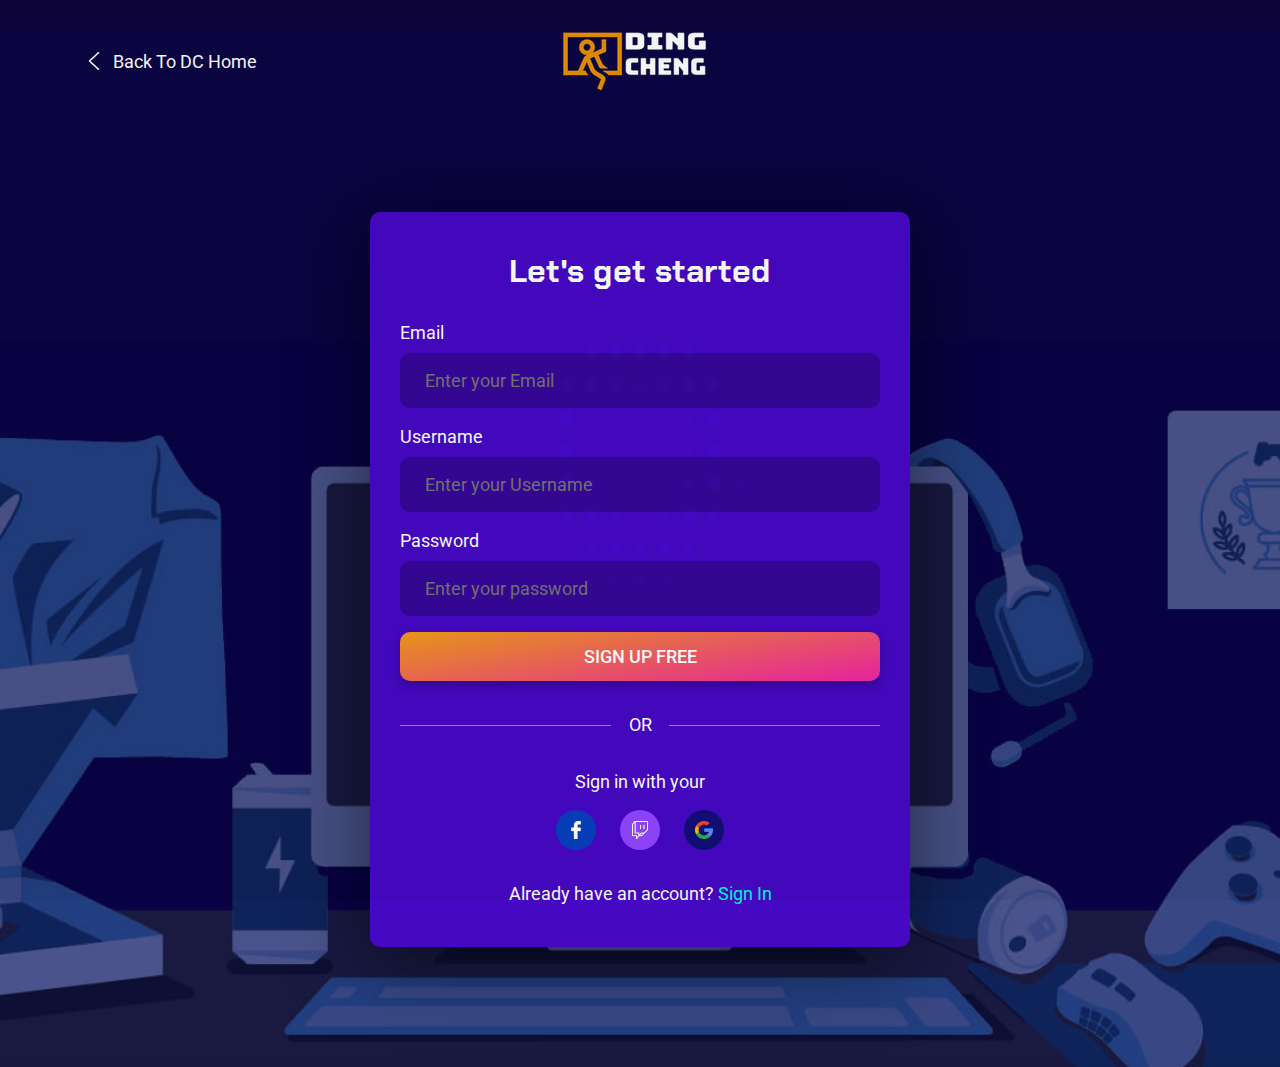
<file: registration.html>
<!DOCTYPE html>
<html lang="zxx">

<head>
    <meta charset="UTF-8">
    <meta http-equiv="X-UA-Compatible" content="IE=edge" />
    <meta name="viewport" content="width=device-width, initial-scale=1.0">
    <meta http-equiv="X-UA-Compatible" content="ie=edge">
    <title>DC - Online Gaming Tournaments</title>

    <link rel="shortcut icon" href="images/fav.png" type="image/x-icon">
    <link rel="stylesheet" href="css/bootstrap.min.css">
    <link rel="stylesheet" href="css/fontawesome.min.css">
    <link rel="stylesheet" href="css/slick.css">
    <link rel="stylesheet" href="css/nice-select.css">
    <link rel="stylesheet" href="css/animate.css">
    <link rel="stylesheet" href="css/style.css">
</head>

<body>

    <!-- start preloader -->
    <div class="preloader" id="preloader"></div>
    <!-- end preloader -->

    <!-- Login Reg In start -->
    <section id="login-reg">
        <div class="overlay pb-120">
            <div class="container">
                <div class="top-area">
                    <div class="row d-flex align-items-center">
                        <div class="col-sm-5 col">
                            <a class="back-home" href="index.html">
                                <img src="images/left-icon.png" alt="image">
                                Back To DC Home
                            </a>
                        </div>
                        <div class="col-sm-5 col">
                            <a href="#">
                                <img src="images/logo.png" alt="image">
                            </a>
                        </div>
                    </div>
                </div>
                <div class="row pt-120 d-flex justify-content-center">
                    <div class="col-lg-6">
                        <div class="login-reg-main text-center">
                            <h4>Let's get started</h4>
                            <div class="form-area">
                                <form action="#">
                                    <div class="form-group">
                                        <label>Email</label>
                                        <input placeholder="Enter your Email" type="email">
                                    </div>
                                    <div class="form-group">
                                        <label>Username</label>
                                        <input placeholder="Enter your Username" type="text">
                                    </div>
                                    <div class="form-group">
                                        <label>Password</label>
                                        <input placeholder="Enter your password" type="password">
                                    </div>
                                    <div class="form-group">
                                        <button type="submit" class="cmn-btn">Sign Up Free</button>
                                    </div>
                                </form>
                                <div class="or">
                                    <p>OR</p>
                                </div>
                                <div class="sign-in">
                                    <p>Sign in with your</p>
                                </div>
                                <div class="reg-with">
                                    <div class="social-area d-flex justify-content-center">
                                        <a href="javascript:void(0)"><img src="images/social-icon-1.png" alt="image"></a>
                                        <a class="twitch" href="javascript:void(0)"><img src="images/social-icon-2.png" alt="image"></a>
                                        <a class="google" href="javascript:void(0)"><img src="images/social-icon-3.png" alt="image"></a>
                                    </div>
                                </div>
                                <div class="account">
                                    <p>Already have an account? <a href="login.html">Sign In</a></p>
                                 </div>
                            </div>
                        </div>
                    </div>
                </div>
            </div>
        </div>
    </section>
    <!-- Login Reg In end -->

    <script src="js/jquery-3.5.1.min.js"></script>
    <script src="js/bootstrap.min.js"></script>
    <script src="js/slick.js"></script>
    <script src="js/jquery.nice-select.min.js"></script>
    <script src="js/fontawesome.js"></script>
    <script src="js/jquery.counterup.min.js"></script>
    <script src="js/jquery.waypoints.min.js"></script>
    <script src="js/wow.js"></script>
    <script src="js/main.js"></script>

</body>

</html>
</file>
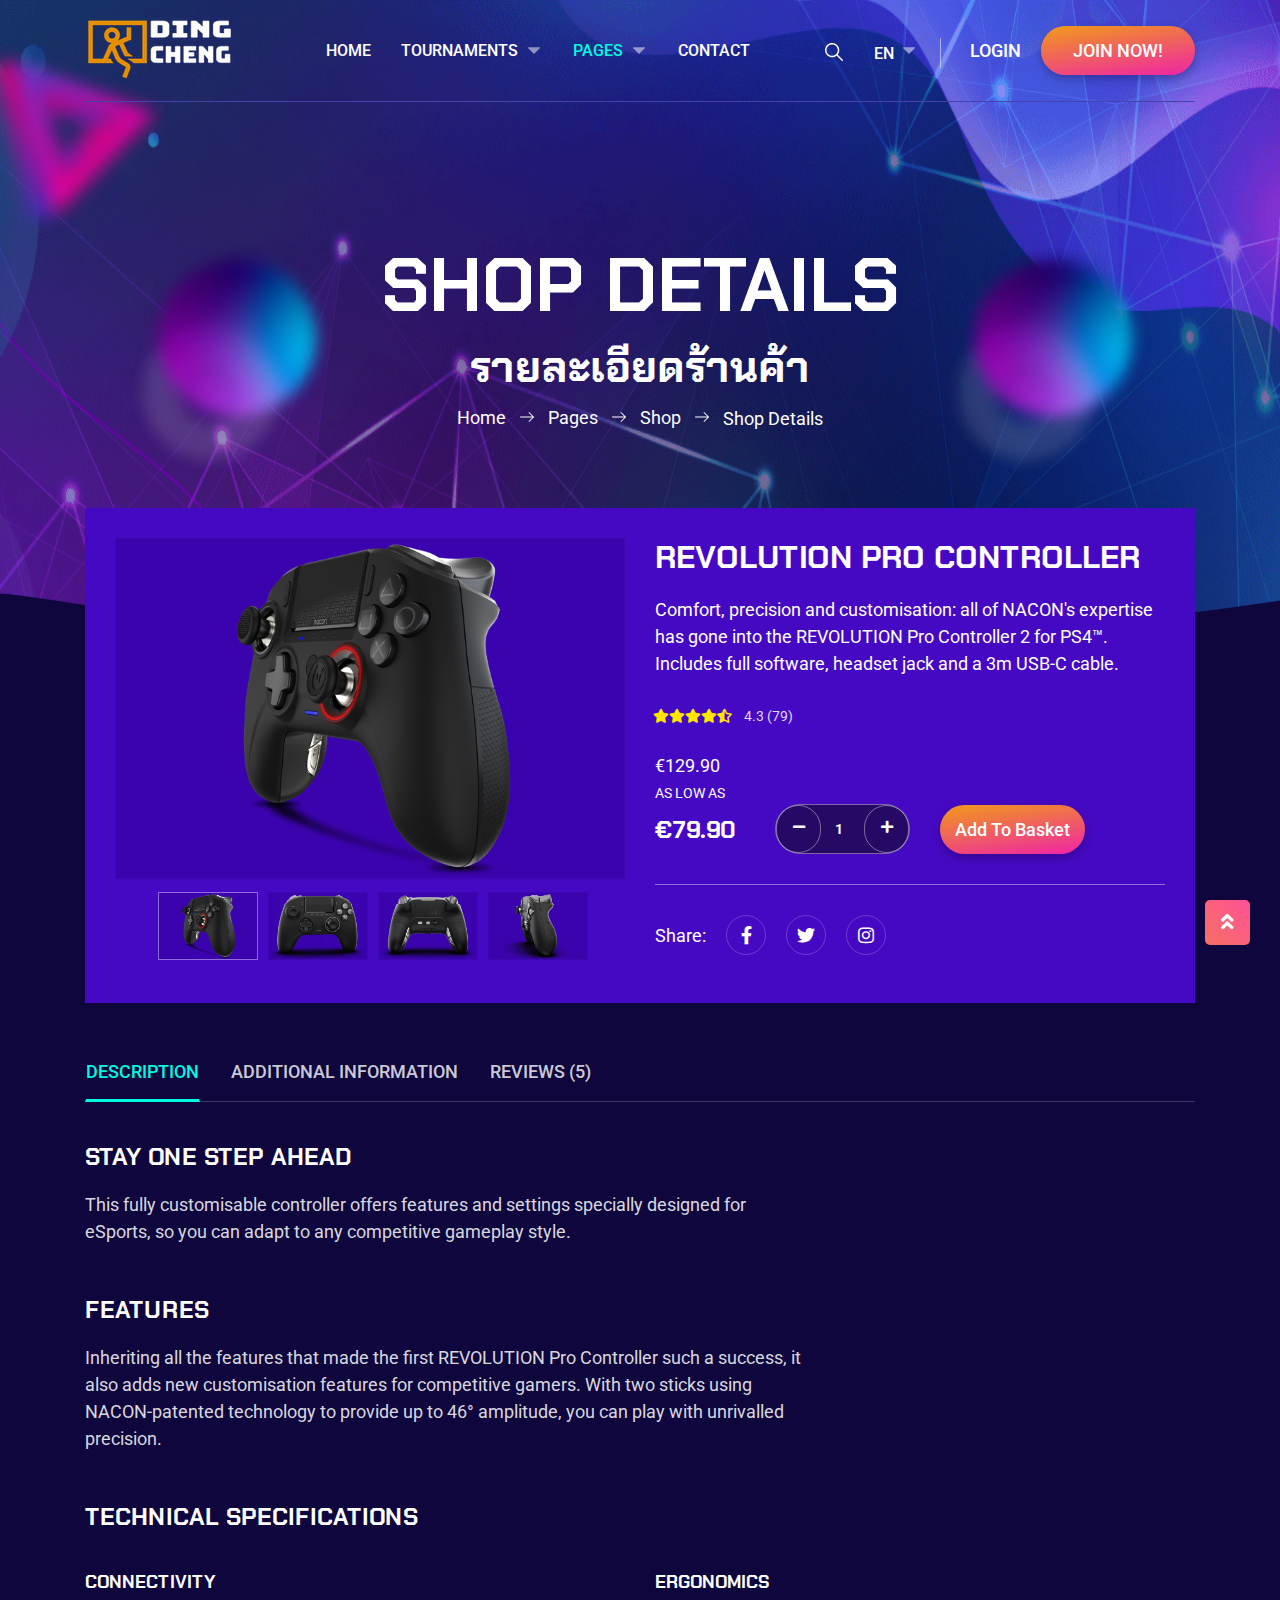
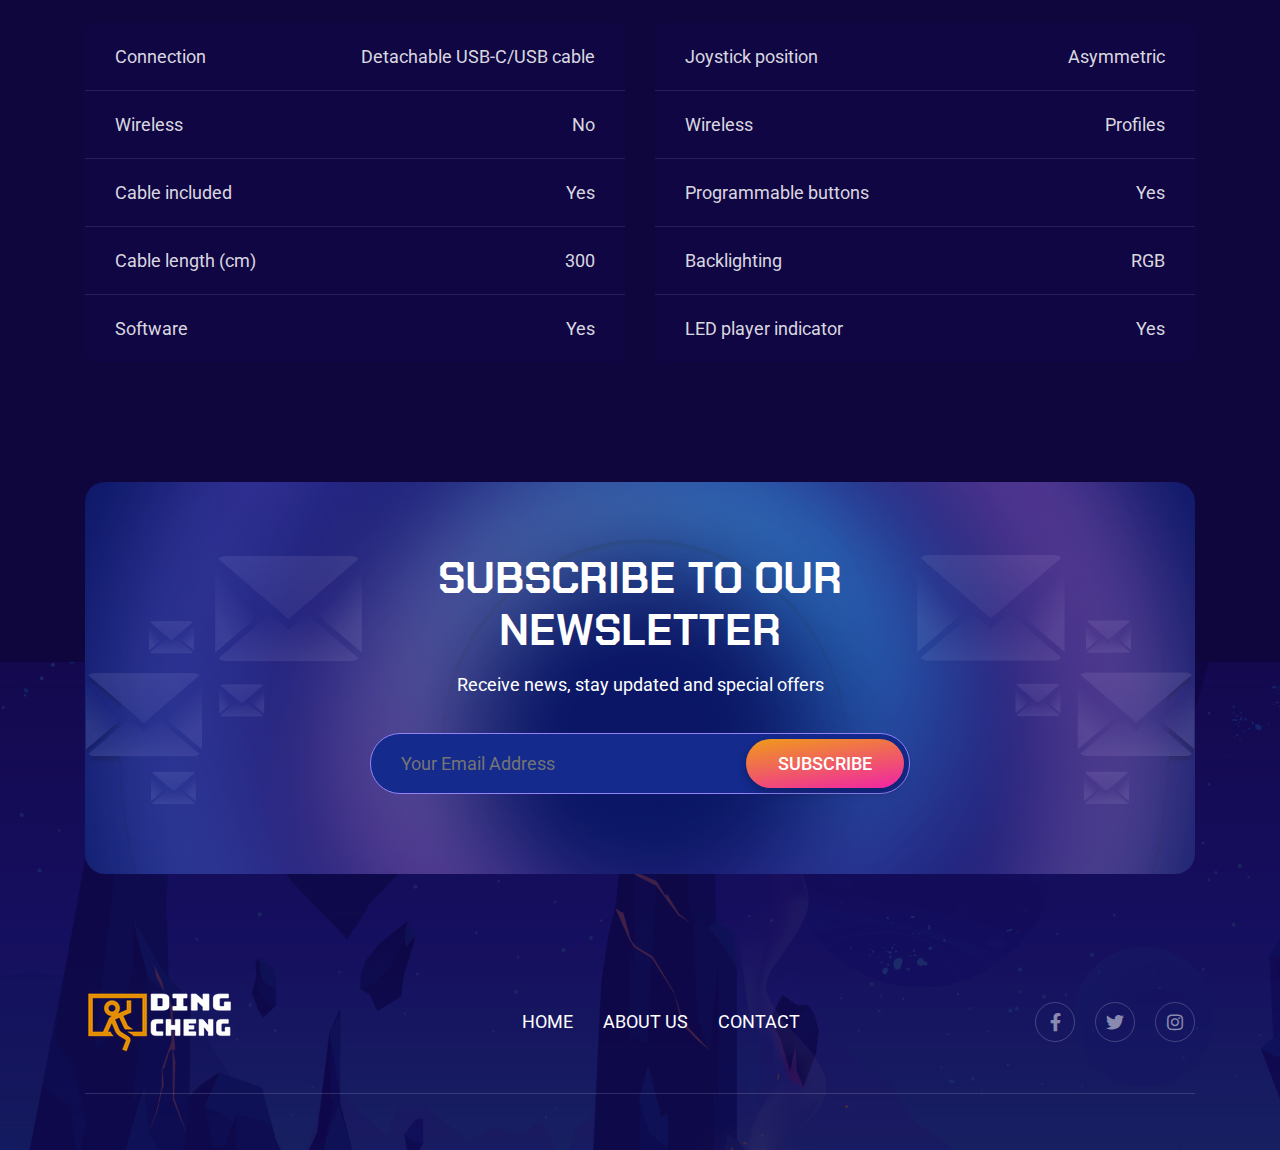
<file: shop-details.html>
﻿<!DOCTYPE html>
<html lang="zxx">

<head>
    <meta charset="UTF-8">
    <meta http-equiv="X-UA-Compatible" content="IE=edge" />
    <meta name="viewport" content="width=device-width, initial-scale=1.0">
    <meta http-equiv="X-UA-Compatible" content="ie=edge">
    <title>DC - Online Gaming Tournaments</title>

    <link rel="shortcut icon" href="images/fav.png" type="image/x-icon">
    <link rel="stylesheet" href="css/bootstrap.min.css">
    <link rel="stylesheet" href="css/fontawesome.min.css">
    <link rel="stylesheet" href="css/slick.css">
    <link rel="stylesheet" href="css/nice-select.css">
    <link rel="stylesheet" href="css/xzoom.css">
    <link rel="stylesheet" href="css/owl.carousel.min.css">
    <link rel="stylesheet" href="css/owl.theme.default.min.css">
    <link rel="stylesheet" href="css/magnific-popup.css">
    <link rel="stylesheet" href="css/animate.css">
    <link rel="stylesheet" href="css/style.css">
</head>

<body>

    <!-- start preloader -->
    <div class="preloader" id="preloader"></div>
    <!-- end preloader -->

    <a href="#" class="scrollToTop"><i class="fas fa-angle-double-up"></i></a>

    <!-- header-section start -->
    <header id="header-section">
        <div class="overlay">
            <div class="container">
                <div class="row d-flex header-area">
                    <div class="logo-section flex-grow-1 d-flex align-items-center">
                        <a class="site-logo site-title" href="index.html"><img src="images/logo.png"
                                alt="site-logo"></a>
                    </div>
                    <button class="navbar-toggler ml-auto collapsed" type="button" data-toggle="collapse"
                        data-target="#navbarSupportedContent" aria-controls="navbarSupportedContent"
                        aria-expanded="false" aria-label="Toggle navigation">
                        <i class="fas fa-bars"></i>
                    </button>
                    <nav class="navbar navbar-expand-lg p-0">
                        <div class="navbar-collapse collapse" id="navbarSupportedContent">
                            <ul class="navbar-nav main-menu ml-auto">
                                <li><a href="index.html">Home</a></li>
                                <li class="menu_has_children"><a href="#0">Tournaments</a>
                                    <ul class="sub-menu">
                                        <li><a href="tournaments.html">Tournaments</a></li>
                                        <li><a href="tournaments-single.html">Tournaments Single</a></li>
                                    </ul>
                                </li>
                                <li class="menu_has_children"><a href="#0" class="active">Pages</a>
                                    <ul class="sub-menu">
                                        <li><a href="about-us.html">About Us</a></li>
                                        <li><a href="shop.html">Shop</a></li>
                                        <li><a href="shop-details.html">Shop Details</a></li>
                                        <li><a href="profile.html">Profile</a></li>
                                        <li><a href="cart.html">Cart</a></li>
                                        <li><a href="check-out.html">Check Out</a></li>
                                       
                                       
                                    </ul>
                                </li>
                                <li><a href="contact.html">Contact</a></li>
                            </ul>
                        </div>
                    </nav>
                    <div class="right-area header-action d-flex align-items-center">
                        <div class="search-icon">
                            <a href="#"><img src="images/search_btn.png" alt="icon"></a>
                        </div>
                        <div class="lang d-flex align-items-center">
                            <select>
                                <option value="1">EN</option>
                                <option value="2">ไทย</option>
                            </select>
                        </div>
                        <a href="login.html" class="login-btn">Login</a>
                        <a href="registration.html" class="cmn-btn">Join Now!</a>
                    </div>
                </div>
            </div>
        </div>
    </header>
    <!-- header-section end -->

    <!-- banner Section start -->
    <section id="banner-section" class="inner-banner profile features shop-details">
        <div class="overlay">
            <div class="ani-img">
                <img class="img-1" src="images/banner-circle-1.png" alt="icon">
                <img class="img-2" src="images/banner-circle-2.png" alt="icon">
                <img class="img-3" src="images/banner-circle-2.png" alt="icon">
            </div>
            <div class="banner-content d-flex align-items-center">
                <div class="container">
                    <div class="row justify-content-center">
                        <div class="col-lg-7">
                            <div class="main-content">
                                <h1>Shop Details</h1>
                                <h3>รายละเอียดร้านค้า</h3>
                                <div class="breadcrumb-area">
                                    <nav aria-label="breadcrumb">
                                        <ol class="breadcrumb d-flex justify-content-center">
                                            <li class="breadcrumb-item"><a href="index.html">Home</a></li>
                                            <li class="breadcrumb-item"><a href="#">Pages</a></li>
                                            <li class="breadcrumb-item"><a href="#">Shop</a></li>
                                            <li class="breadcrumb-item active" aria-current="page">Shop Details</li>
                                        </ol>
                                    </nav>
                                </div>
                            </div>
                        </div>
                    </div>
                </div>
            </div>
        </div>

    </section>
    <!-- banner Section end -->

    <!-- Shop Content Start -->
    <div id="shop-content">
        <div class="container">
            <div class="shop-details-content">
                <div class="row justify-content-center cus-pad">
                    <div class="col-lg-6">
                        <div class="xzoom-container">
                            <img class="xzoom5" id="xzoom-magnific" alt="image" src="images/01.png"
                                xoriginal="images/01.png" />
                            <div class="xzoom-thumbs">
                                <div class="all-slider">
                                    <a href="images/01.png">
                                        <img class="xzoom-gallery5" alt="image" src="images/01.png">
                                    </a>
                                    <a href="images/02.png">
                                        <img class="xzoom-gallery5" alt="image" src="images/02.png">
                                    </a>
                                    <a href="images/03.png">
                                        <img class="xzoom-gallery5" alt="image" src="images/03.png">
                                    </a>
                                    <a href="images/04.png">
                                        <img class="xzoom-gallery5" alt="image" src="images/04.png">
                                    </a>
                                </div>
                            </div>
                        </div>
                    </div>
                    <div class="col-lg-6">
                        <div class="right-item">
                            <h4>Revolution Pro Controller</h4>
                            <p>Comfort, precision and customisation: all of NACON's expertise
                                has gone into the REVOLUTION Pro Controller 2 for PS4™.
                                Includes full software, headset jack and a 3m USB-C cable.</p>
                            <div class="review">
                                <a href="#"><i class="fas fa-star"></i></a>
                                <a href="#"><i class="fas fa-star"></i></a>
                                <a href="#"><i class="fas fa-star"></i></a>
                                <a href="#"><i class="fas fa-star"></i></a>
                                <a href="#"><i class="fas fa-star-half-alt"></i></a>
                                <span class="text-sm">4.3 (79)</span>
                            </div>
                            <div class="prize">
                                <p>€129.90</p>
                                <span class="text-sm">As low as</span>
                            </div>
                            <div class="bottom-area d-flex align-items-center">
                                <h5>€79.90</h5>
                                <div class="qtySelector text-center">
                                    <i class="fas fa-minus decreaseQty"></i>
                                    <input type="text" class="qtyValue" value="1">
                                    <i class="fas fa-plus increaseQty"></i>
                                </div>
                                <a href="#" class="cmn-btn">Add to Basket</a>
                            </div>
                            <div class="social d-flex align-items-center">
                                <p>Share:</p>
                                <ul class="d-flex">
                                    <li><a href="#"><i class="fab fa-facebook-f"></i></a></li>
                                    <li><a href="#"><i class="fab fa-twitter"></i></a></li>
                                    <li><a href="#"><i class="fab fa-instagram"></i></a></li>
                                </ul>
                            </div>
                        </div>
                    </div>
                </div>
            </div>
        </div>
    </div>
    <!-- Shop Content end -->

    <!-- Featured Products Start -->
    <section id="products-content" class="pb-120">
        <div class="container">
            <div class="row">
                <ul class="nav nav-tabs" id="myTab" role="tablist">
                    <li class="nav-item">
                        <a class="nav-link active" id="description-tab" data-toggle="tab" href="#description" role="tab"
                            aria-controls="description" aria-selected="true">description</a>
                    </li>
                    <li class="nav-item">
                        <a class="nav-link" id="information-tab" data-toggle="tab" href="#information" role="tab"
                            aria-controls="information" aria-selected="false">Additional information</a>
                    </li>
                    <li class="nav-item">
                        <a class="nav-link" id="reviews-tab" data-toggle="tab" href="#reviews" role="tab"
                            aria-controls="reviews" aria-selected="false">reviews (5)</a>
                    </li>
                </ul>
                <div class="tab-content" id="myTabContent">
                    <div class="tab-pane fade show active" id="description" role="tabpanel" aria-labelledby="description-tab">
                        <div class="description">
                            <div class="single">
                                <h5>Stay one step ahead</h5>
                                <p>This fully customisable controller offers features and settings specially designed for eSports,
                                so you can adapt to any competitive gameplay style.</p>
                            </div>
                            <div class="single">
                                <h5>Features</h5>
                                <p>Inheriting all the features that made the first REVOLUTION Pro Controller such a success, it also adds new customisation features for
                                    competitive gamers. With two sticks using NACON-patented technology to provide up to 46° amplitude,
                                    you can play with unrivalled precision.</p>
                            </div>
                            <div class="single">
                                <h5>Technical specifications</h5>
                                <div class="row">
                                    <div class="col-lg-6">
                                        <div class="single-side">
                                            <h6>Connectivity</h6>
                                            <ul>
                                                <li><span>Connection</span> <span>Detachable USB-C/USB cable</span></li>
                                                <li><span>Wireless</span> <span>No</span></li>
                                                <li><span>Cable included</span> <span>Yes</span></li>
                                                <li><span>Cable length (cm)</span> <span>300</span></li>
                                                <li><span>Software</span> <span>Yes</span></li>
                                            </ul>
                                        </div>
                                    </div>
                                    <div class="col-lg-6">
                                        <div class="single-side">
                                            <h6>Ergonomics</h6>
                                            <ul>
                                                <li><span>Joystick position</span> <span>Asymmetric</span></li>
                                                <li><span>Wireless</span> <span>Profiles</span></li>
                                                <li><span>Programmable buttons</span> <span>Yes</span></li>
                                                <li><span>Backlighting</span> <span>RGB</span></li>
                                                <li><span>LED player indicator</span> <span>Yes</span></li>
                                            </ul>
                                        </div>
                                    </div>
                                </div>
                            </div>
                        </div>
                    </div>
                    <div class="tab-pane fade" id="information" role="tabpanel" aria-labelledby="information-tab">
                        <div class="information">
                            <div class="single">
                                <h5>Drivers and downloads</h5>
                                <div class="row">
                                    <div class="col-lg-6">
                                        <div class="single-side">
                                            <h6>Documents</h6>
                                            <ul>
                                                <li><span>Certificate of Conformity</span> <span><a href="#">Download</a></span></li>
                                                <li><span>User Manual</span> <span><a href="#">Download</a></span></li>
                                            </ul>
                                        </div>
                                    </div>
                                    <div class="col-lg-6">
                                        <div class="single-side">
                                            <h6>Software</h6>
                                            <ul>
                                                <li><span>Mac OS X</span> <span><a href="#">Download</a></span></li>
                                                <li><span>Windows</span> <span><a href="#">Download</a></span></li>
                                            </ul>
                                        </div>
                                    </div>
                                </div>
                            </div>
                        </div>
                    </div>
                    <div class="tab-pane fade" id="reviews" role="tabpanel" aria-labelledby="reviews-tab">
                        <div class="comments">
                            <div class="single">
                                <h5>Comments</h5>
                                <div class="row">
                                    <div class="col-lg-8">
                                        <div class="comments-side">
                                            <div class="comment-single d-flex">
                                                <div class="avatar">
                                                    <img src="images/admin-img-1.png" alt="image">
                                                </div>
                                                <div class="comnt-text">
                                                    <div class="reply-icon">
                                                        <a href="#">Reply <img src="images/reply-icon.png" alt="image"></a>
                                                    </div>
                                                    <div class="comnt-info">
                                                        <div class="name-review d-flex align-items-center">
                                                            <h6>Lindsey Dokidis</h6>
                                                            <div class="review">
                                                                <a href="#"><i class="fas fa-star"></i></a>
                                                                <a href="#"><i class="fas fa-star"></i></a>
                                                                <a href="#"><i class="fas fa-star"></i></a>
                                                                <a href="#"><i class="fas fa-star"></i></a>
                                                                <a href="#"><i class="fas fa-star"></i></a>
                                                            </div>
                                                        </div>
                                                        <p class="text-sm date">November 20, 2021 at 8:31 pm</p>
                                                        <p class="text-sm">Maecenas at turpis ut lacus posuere dapibus. Fusce et sollicitudin libero, 
                                                            id vehicula sem. Morbi pharetra nisl eget neque commodo facilisis. Nunc malesuada dolor vitae.</p>
                                                    </div>
                                                </div>
                                            </div>
                                            <div class="comment-single mid d-flex">
                                                <div class="avatar">
                                                    <img src="images/admin-img-2.png" alt="image">
                                                </div>
                                                <div class="comnt-text">
                                                    <div class="reply-icon">
                                                        <a href="#">Reply <img src="images/reply-icon.png" alt="image"></a>
                                                    </div>
                                                    <div class="comnt-info">
                                                        <div class="name-review d-flex align-items-center">
                                                            <h6>Alfredo Carder</h6>
                                                            <div class="review">
                                                                <a href="#"><i class="fas fa-star"></i></a>
                                                                <a href="#"><i class="fas fa-star"></i></a>
                                                                <a href="#"><i class="fas fa-star"></i></a>
                                                                <a href="#"><i class="fas fa-star"></i></a>
                                                                <a href="#"><i class="fas fa-star"></i></a>
                                                            </div>
                                                        </div>
                                                        <p class="text-sm date">November 25, 2021 at 8:31 pm</p>
                                                        <p class="text-sm">Maecenas at turpis ut lacus posuere dapibus. Fusce et sollicitudin libero, 
                                                            id vehicula sem. Morbi pharetra nisl eget neque commodo facilisis. Nunc malesuada dolor vitae.</p>
                                                    </div>
                                                </div>
                                            </div>
                                            <div class="comment-single d-flex">
                                                <div class="avatar">
                                                    <img src="images/admin-img-3.png" alt="image">
                                                </div>
                                                <div class="comnt-text">
                                                    <div class="reply-icon">
                                                        <a href="#">Reply <img src="images/reply-icon.png" alt="image"></a>
                                                    </div>
                                                    <div class="comnt-info">
                                                        <div class="name-review d-flex align-items-center">
                                                            <h6>Alfredo Carder</h6>
                                                            <div class="review">
                                                                <a href="#"><i class="fas fa-star"></i></a>
                                                                <a href="#"><i class="fas fa-star"></i></a>
                                                                <a href="#"><i class="fas fa-star"></i></a>
                                                                <a href="#"><i class="fas fa-star"></i></a>
                                                                <a href="#"><i class="fas fa-star"></i></a>
                                                            </div>
                                                        </div>
                                                        <p class="text-sm date">November 25, 2021 at 8:31 pm</p>
                                                        <p class="text-sm">Maecenas at turpis ut lacus posuere dapibus. Fusce et sollicitudin libero, 
                                                            id vehicula sem. Morbi pharetra nisl eget neque commodo facilisis. Nunc malesuada dolor vitae.</p>
                                                    </div>
                                                </div>
                                            </div>
                                        </div>
                                        <div class="comment-form">
                                            <div class="top-area">
                                                <h5>Add A Review</h5>
                                            
                                                <div class="star-area d-flex align-items-center justify-content-between">
                                                    <span>Your Rating:</span>
                                                    <ul class="d-flex">
                                                        <li>
                                                            <a href="#"><i class="fas fa-star"></i></a>
                                                        </li>
                                                        <li>
                                                            <a href="#"><i class="fas fa-star"></i></a>
                                                            <a href="#"><i class="fas fa-star"></i></a>
                                                        </li>
                                                        <li>
                                                            <a href="#"><i class="fas fa-star"></i></a>
                                                            <a href="#"><i class="fas fa-star"></i></a>
                                                            <a href="#"><i class="fas fa-star"></i></a>
                                                        </li>
                                                        <li>
                                                            <a href="#"><i class="fas fa-star"></i></a>
                                                            <a href="#"><i class="fas fa-star"></i></a>
                                                            <a href="#"><i class="fas fa-star"></i></a>
                                                            <a href="#"><i class="fas fa-star"></i></a>
                                                        </li>
                                                        <li>
                                                            <a href="#"><i class="fas fa-star"></i></a>
                                                            <a href="#"><i class="fas fa-star"></i></a>
                                                            <a href="#"><i class="fas fa-star"></i></a>
                                                            <a href="#"><i class="fas fa-star"></i></a>
                                                            <a href="#"><i class="fas fa-star"></i></a>
                                                        </li>
                                                    </ul>
                                                </div>
                                            </div>
                                            <form action="#" method="post">
                                                <div class="form-group">
                                                    <label for="name">Name</label>
                                                    <input type="text" id="name" class="form-control" placeholder="Enter your Name">
                                                </div>
                                                <div class="form-group">
                                                    <label for="email">Email</label>
                                                    <input type="email" id="email" class="form-control" placeholder="Enter your email">
                                                </div>
                                                <div class="form-group">
                                                    <label for="email">Message</label>
                                                    <textarea class="form-control" rows="10" placeholder="Enter your message"></textarea>
                                                </div>
                                                <button class="cmn-btn" type="submit">POST COMMENT</button>
                                            </form>
                                        </div>
                                    </div>
                                </div>
                            </div>
                        </div>
                    </div>
                </div>
            </div>
        </div>
    </section>
    <!-- Featured Products End -->

    <!-- footer-section start -->
    <footer id="footer-section">
        <div class="overlay">
            <div class="container">
                <div class="row">
                    <div class="col-lg-12">
                        <div class="footer-top">
                            <div class="row justify-content-center">
                                <div class="col-lg-6 col-md-8">
                                    <div class="top-area text-center">
                                        <h3>Subscribe to Our Newsletter</h3>
                                        <p>Receive news, stay updated and special offers</p>
                                    </div>
                                    <form action="#">
                                        <div class="subscribe d-flex">
                                            <input type="email" placeholder="Your Email Address">
                                            <button class="cmn-btn">Subscribe</button>
                                        </div>
                                    </form>
                                </div>
                            </div>
                        </div>
                    </div>
                </div>
            </div>
        </div>
        <div class="footer-mid pt-120">
            <div class="container">
                <div class="row d-flex">
                    <div class="col-lg-8 col-md-8 d-flex justify-content-md-between justify-content-center align-items-center cus-grid">
                        <div class="logo-section">
                            <a class="site-logo site-title" href="index.html"><img src="images/logo.png" alt="site-logo"></a>
                        </div>
                        <ul class="menu-side d-flex align-items-center">
                            <li><a href="index.html" class="active">Home</a></li>
                            <li><a href="about-us.html">About Us</a></li>
                            <li><a href="contact.html">Contact</a></li>
                        </ul>
                    </div>
                    <div class="col-lg-4 col-md-4 d-flex align-items-center justify-content-center justify-content-md-end">
                        <div class="right-area">
                            <ul class="d-flex">
                                <li><a href="#"><i class="fab fa-facebook-f"></i></a></li>
                                <li><a href="#"><i class="fab fa-twitter"></i></a></li>
                                <li><a href="#"><i class="fab fa-instagram"></i></a></li>
                            </ul>
                        </div>
                    </div>
                </div>
            </div>
        </div>
        <div class="footer-bottom">
            <div class="container">
                <div class="main-content">
                    <div class="row d-flex align-items-center justify-content-center">
                        <div class="col-lg-12 col-md-6">
                           
                        </div>
                    </div>
                </div>
            </div>
        </div>
    </footer>
    <!-- footer-section end -->

    <script src="js/jquery-3.5.1.min.js"></script>
    <script src="js/bootstrap.min.js"></script>
    <script src="js/slick.js"></script>
    <script src="js/jquery.nice-select.min.js"></script>
    <script src="js/fontawesome.js"></script>
    <script src="js/countdown.jquery.js"></script>
    <script src="js/jquery.counterup.min.js"></script>
    <script src="js/jquery.waypoints.min.js"></script>
    <script src="js/jquery.magnific-popup.min.js"></script>
    <script src="js/owl.carousel.min.js"></script>
    <script src="js/xzoom.js"></script>
    <script src="js/xzoom-setup.js"></script>
    <script src="js/wow.js"></script>
    <script src="js/main.js"></script>

</body>

</html>
</file>
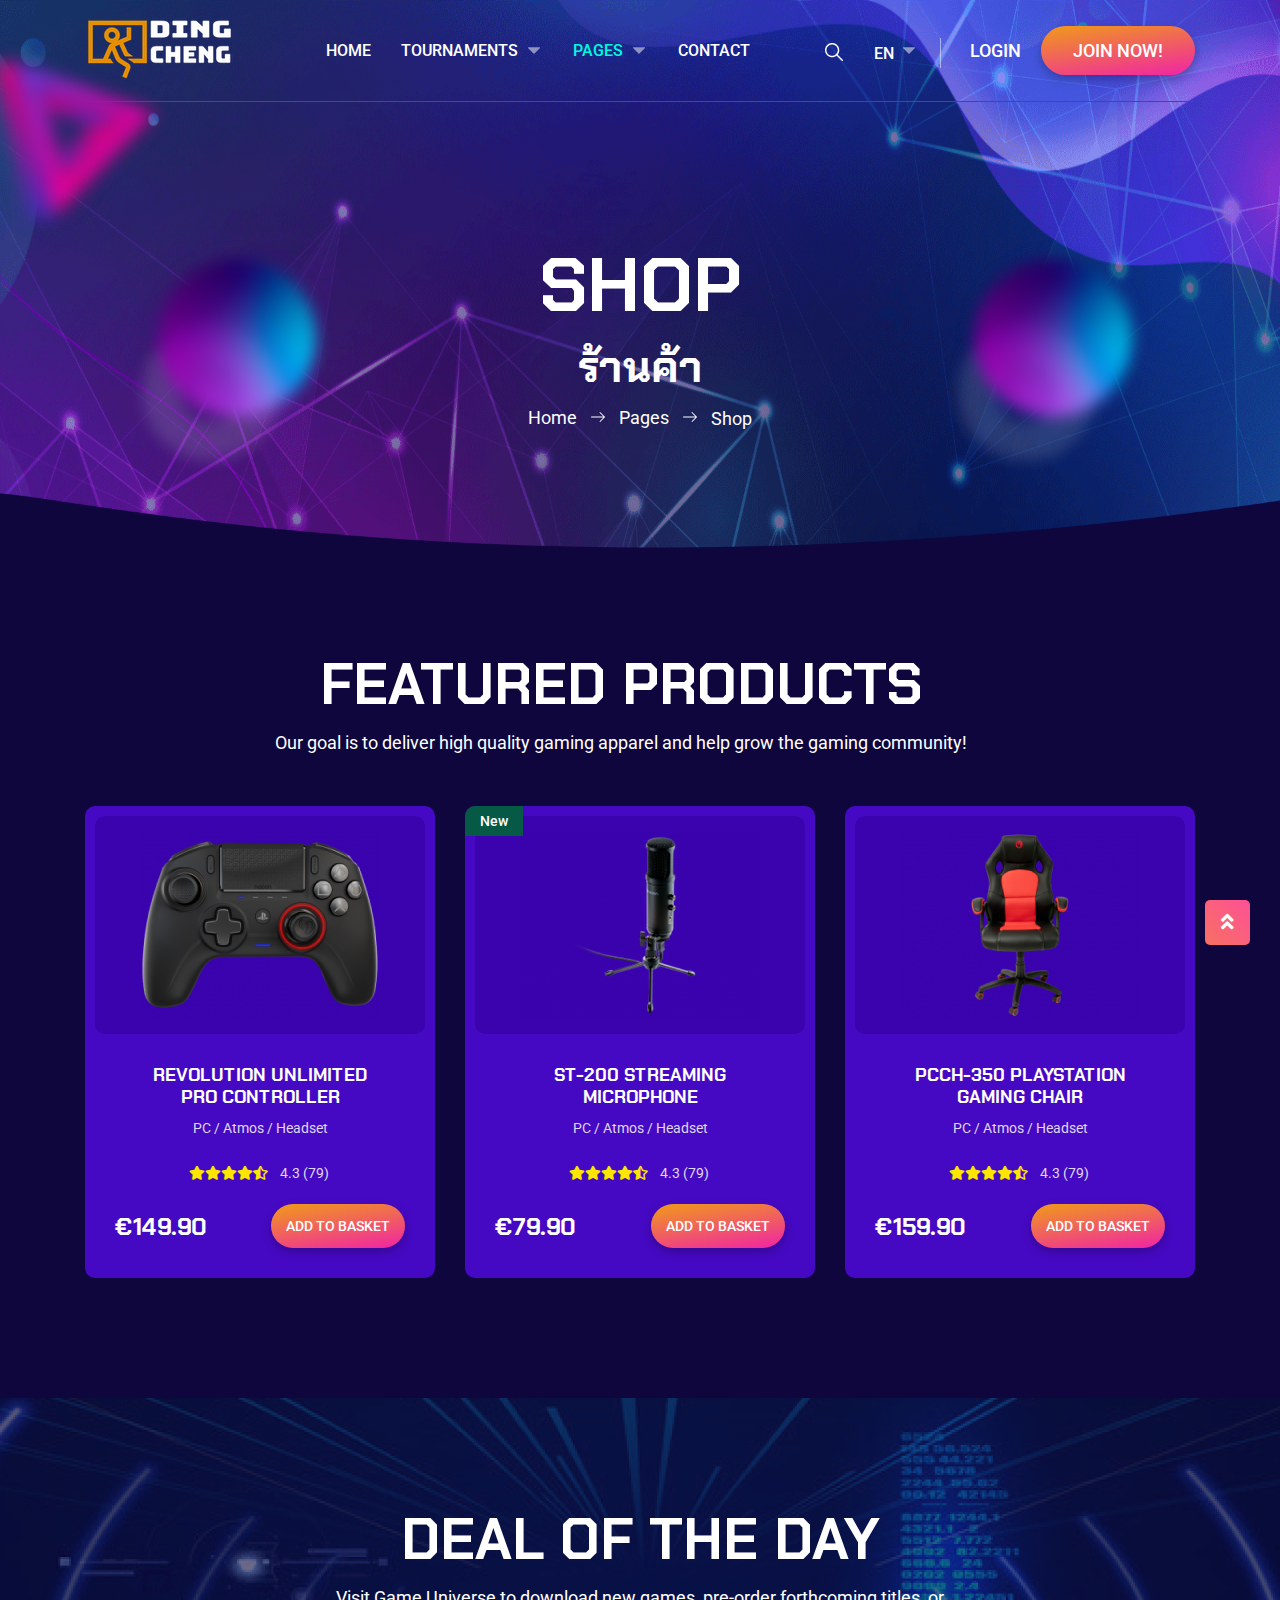
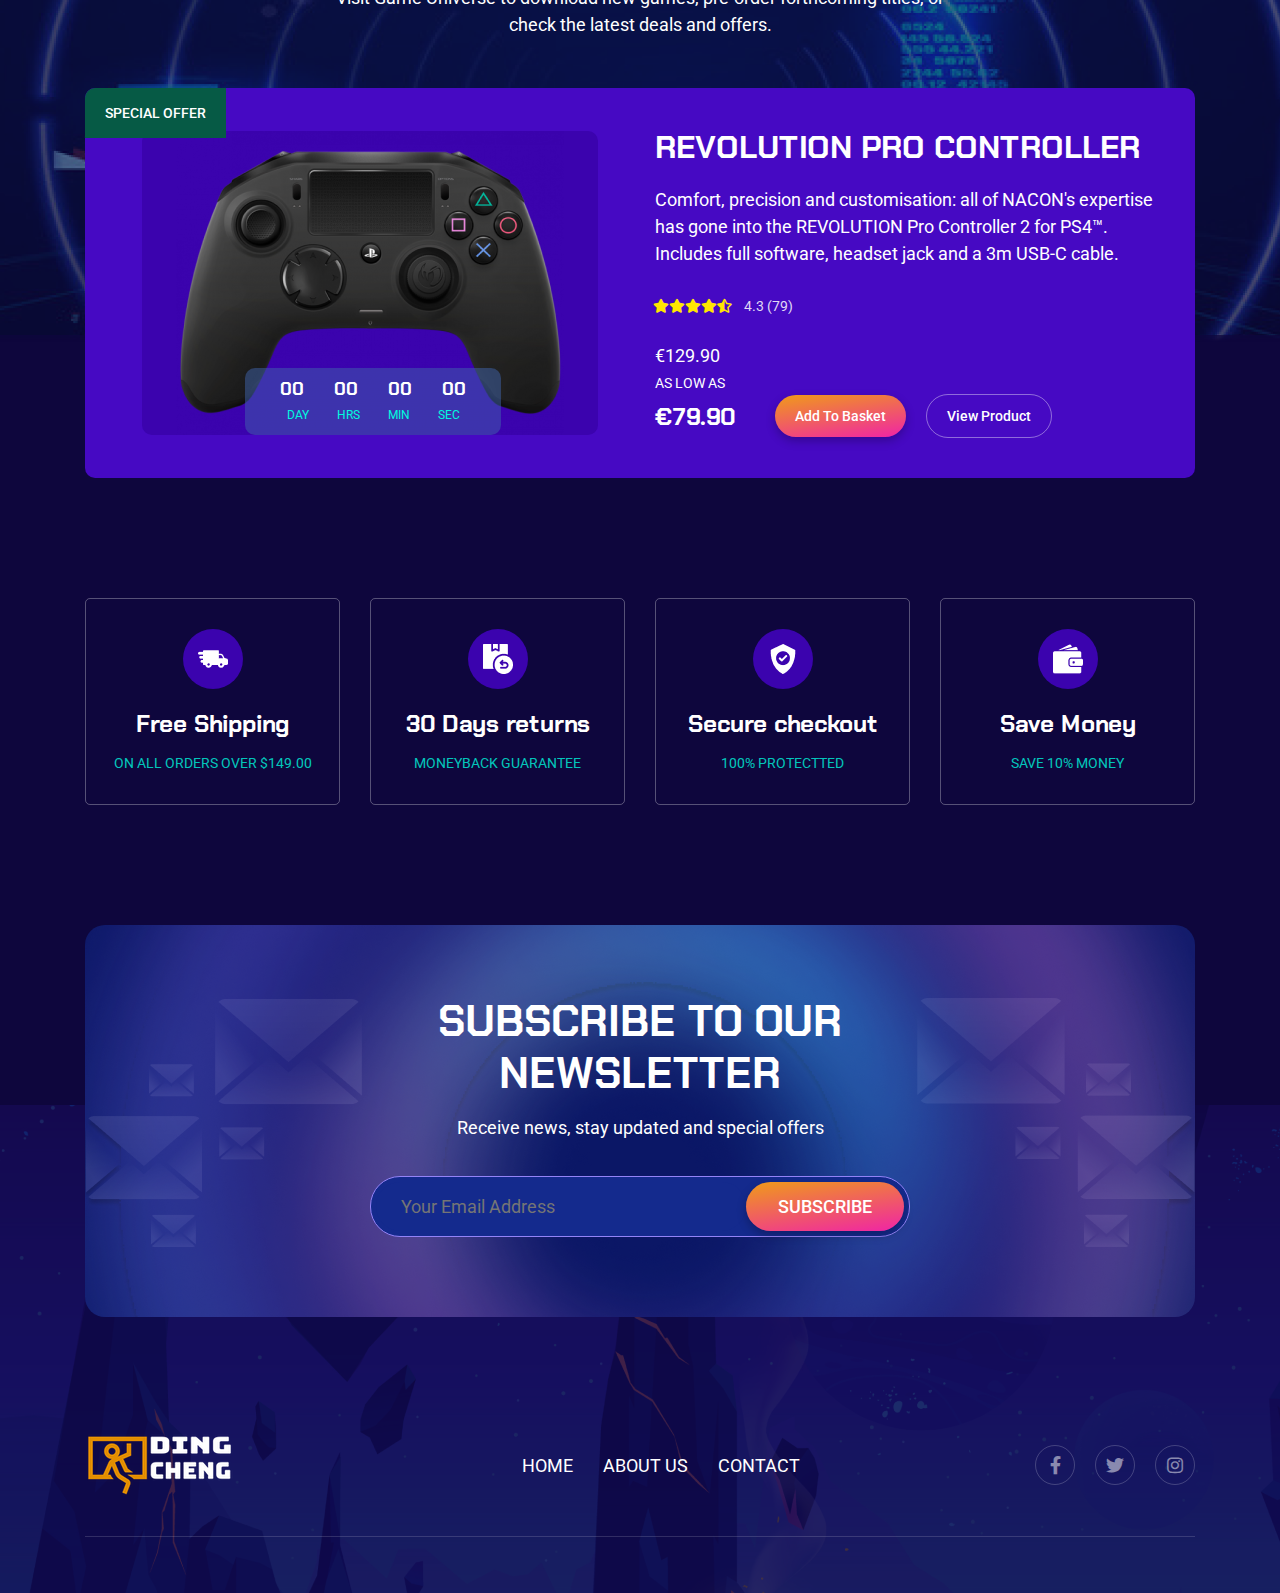
<file: shop.html>
﻿<!DOCTYPE html>
<html lang="zxx">

<head>
    <meta charset="UTF-8">
    <meta http-equiv="X-UA-Compatible" content="IE=edge" />
    <meta name="viewport" content="width=device-width, initial-scale=1.0">
    <meta http-equiv="X-UA-Compatible" content="ie=edge">
    <title>DC - Online Gaming Tournaments</title>

    <link rel="shortcut icon" href="images/fav.png" type="image/x-icon">
    <link rel="stylesheet" href="css/bootstrap.min.css">
    <link rel="stylesheet" href="css/fontawesome.min.css">
    <link rel="stylesheet" href="css/slick.css">
    <link rel="stylesheet" href="css/nice-select.css">
    <link rel="stylesheet" href="css/magnific-popup.css">
    <link rel="stylesheet" href="css/animate.css">
    <link rel="stylesheet" href="css/style.css">
</head>

<body>

    <!-- start preloader -->
    <div class="preloader" id="preloader"></div>
    <!-- end preloader -->

    <a href="#" class="scrollToTop"><i class="fas fa-angle-double-up"></i></a>

    <!-- header-section start -->
    <header id="header-section">
        <div class="overlay">
            <div class="container">
                <div class="row d-flex header-area">
                    <div class="logo-section flex-grow-1 d-flex align-items-center">
                        <a class="site-logo site-title" href="index.html"><img src="images/logo.png"
                                alt="site-logo"></a>
                    </div>
                    <button class="navbar-toggler ml-auto collapsed" type="button" data-toggle="collapse"
                        data-target="#navbarSupportedContent" aria-controls="navbarSupportedContent"
                        aria-expanded="false" aria-label="Toggle navigation">
                        <i class="fas fa-bars"></i>
                    </button>
                    <nav class="navbar navbar-expand-lg p-0">
                        <div class="navbar-collapse collapse" id="navbarSupportedContent">
                            <ul class="navbar-nav main-menu ml-auto">
                                <li><a href="index.html">Home</a></li>
                                <li class="menu_has_children"><a href="#0">Tournaments</a>
                                    <ul class="sub-menu">
                                        <li><a href="tournaments.html">Tournaments</a></li>
                                        <li><a href="tournaments-single.html">Tournaments Single</a></li>
                                    </ul>
                                </li>
                                <li class="menu_has_children"><a href="#0" class="active">Pages</a>
                                    <ul class="sub-menu">
                                        <li><a href="about-us.html">About Us</a></li>
                                        <li><a href="shop.html">Shop</a></li>
                                        <li><a href="shop-details.html">Shop Details</a></li>
                                        <li><a href="profile.html">Profile</a></li>
                                        <li><a href="cart.html">Cart</a></li>
                                        <li><a href="check-out.html">Check Out</a></li>
                                        
                                        
                                    </ul>
                                </li>
                                <li><a href="contact.html">Contact</a></li>
                            </ul>
                        </div>
                    </nav>
                    <div class="right-area header-action d-flex align-items-center">
                        <div class="search-icon">
                            <a href="#"><img src="images/search_btn.png" alt="icon"></a>
                        </div>
                        <div class="lang d-flex align-items-center">
                            <select>
                                <option value="1">EN</option>
                                <option value="2">ไทย</option>
                               
                            </select>
                        </div>
                        <a href="login.html" class="login-btn">Login</a>
                        <a href="registration.html" class="cmn-btn">Join Now!</a>
                    </div>
                </div>
            </div>
        </div>
    </header>
    <!-- header-section end -->

    <!-- banner-section start -->
    <section id="banner-section" class="inner-banner profile features shop">
        <div class="ani-img">
            <img class="img-1" src="images/banner-circle-1.png" alt="icon">
            <img class="img-2" src="images/banner-circle-2.png" alt="icon">
            <img class="img-3" src="images/banner-circle-2.png" alt="icon">
        </div>
        <div class="banner-content d-flex align-items-center">
            <div class="container">
                <div class="row justify-content-center">
                    <div class="col-lg-6">
                        <div class="main-content">
                            <h1>Shop</h1>
                            <h3>ร้านค้า</h3>
                            <div class="breadcrumb-area">
                                <nav aria-label="breadcrumb">
                                    <ol class="breadcrumb d-flex justify-content-center">
                                        <li class="breadcrumb-item"><a href="index.html">Home</a></li>
                                        <li class="breadcrumb-item"><a href="#">Pages</a></li>
                                        <li class="breadcrumb-item active" aria-current="page">Shop</li>
                                    </ol>
                                </nav>
                            </div>
                        </div>
                    </div>
                </div>
            </div>
        </div>
    </section>
    <!-- banner-section end -->

    <!-- Featured Products Start -->
    <section id="featured-products" class="pt-120 pb-120">
        <div class="container">
            <div class="row justify-content-center">
                <div class="col-lg-8 d-flex align-items-center">
                    <div class="section-header text-center">
                        <h2 class="title">Featured Products</h2>
                        <p>Our goal is to deliver high quality gaming apparel and help grow the gaming community!</p>
                    </div>
                </div>
            </div>
            <div class="row cus-m">
                <div class="col-lg-4 col-md-6">
                    <div class="single-item">
                        <div class="img-area text-center">
                            <img src="images/featured-products-1.png" alt="image">
                        </div>
                        <div class="bottom-item text-center">
                            <a href="shop-details.html"><h6>Revolution Unlimited Pro Controller</h6></a>
                            <p class="text-sm">PC / Atmos / Headset</p>
                            <div class="review">
                                <a href="#"><i class="fas fa-star"></i></a>
                                <a href="#"><i class="fas fa-star"></i></a>
                                <a href="#"><i class="fas fa-star"></i></a>
                                <a href="#"><i class="fas fa-star"></i></a>
                                <a href="#"><i class="fas fa-star-half-alt"></i></a>
                                <span class="text-sm">4.3 (79)</span>
                            </div>
                            <div class="bottom-area d-flex align-items-center justify-content-between">
                                <h5>€149.90</h5>
                                <a href="#" class="cmn-btn">Add to Basket</a>
                            </div>
                        </div>
                    </div>
                </div>
                <div class="col-lg-4 col-md-6">
                    <div class="single-item">
                        <span class="new">New</span>
                        <div class="img-area text-center">
                            <img src="images/featured-products-2.png" alt="image">
                        </div>
                        <div class="bottom-item text-center">
                            <a href="shop-details.html"><h6>ST-200 Streaming Microphone</h6></a>
                            <p class="text-sm">PC / Atmos / Headset</p>
                            <div class="review">
                                <a href="#"><i class="fas fa-star"></i></a>
                                <a href="#"><i class="fas fa-star"></i></a>
                                <a href="#"><i class="fas fa-star"></i></a>
                                <a href="#"><i class="fas fa-star"></i></a>
                                <a href="#"><i class="fas fa-star-half-alt"></i></a>
                                <span class="text-sm">4.3 (79)</span>
                            </div>
                            <div class="bottom-area d-flex align-items-center justify-content-between">
                                <h5>€79.90</h5>
                                <a href="#" class="cmn-btn">Add to Basket</a>
                            </div>
                        </div>
                    </div>
                </div>
                <div class="col-lg-4 col-md-6">
                    <div class="single-item">
                        <div class="img-area text-center">
                            <img src="images/featured-products-3.png" alt="image">
                        </div>
                        <div class="bottom-item text-center">
                            <a href="shop-details.html"><h6>PCCH-350 Playstation Gaming Chair</h6></a>
                            <p class="text-sm">PC / Atmos / Headset</p>
                            <div class="review">
                                <a href="#"><i class="fas fa-star"></i></a>
                                <a href="#"><i class="fas fa-star"></i></a>
                                <a href="#"><i class="fas fa-star"></i></a>
                                <a href="#"><i class="fas fa-star"></i></a>
                                <a href="#"><i class="fas fa-star-half-alt"></i></a>
                                <span class="text-sm">4.3 (79)</span>
                            </div>
                            <div class="bottom-area d-flex align-items-center justify-content-between">
                                <h5>€159.90</h5>
                                <a href="#" class="cmn-btn">Add to Basket</a>
                            </div>
                        </div>
                    </div>
                </div>
            </div>
        </div>
    </section>
    <!-- Featured Products End -->

    <!-- Deal of the day Start -->
    <section id="deal-of-day" class="pb-120">
        <div class="overlay pt-120">
            <div class="container">
                <div class="row justify-content-center">
                    <div class="col-lg-7 d-flex align-items-center">
                        <div class="section-header text-center">
                            <h2 class="title">Deal of the day</h2>
                            <p>Visit Game Universe to download new games, pre-order forthcoming titles, or check the latest deals and offers.</p>
                        </div>
                    </div>
                </div>
                <div class="main-content">
                    <span class="offer">Special offer</span>
                    <div class="row">
                        <div class="col-lg-6 d-flex align-items-center justify-content-center">
                            <div class="deal-item">
                                <div class="img-area text-center">
                                    <img src="images/deal-content.png" alt="image">
                                </div>
                                <div class="draw-counter d-flex">
                                    <div class="head">
                                        <div class="date-area d-flex justify-content-center"
                                            data-countdown="2022/06/20">
                                        </div>
                                        <div class="time-parameter">
                                            <span>DAY</span>
                                            <span>HRS</span>
                                            <span>MIN</span>
                                            <span>SEC</span>
                                        </div>
                                    </div>
                                </div>
                            </div>
                        </div>
                        <div class="col-lg-6">
                            <div class="right-item">
                                <h4>Revolution Pro Controller</h4>
                                <p>Comfort, precision and customisation: all of NACON's expertise
                                    has gone into the REVOLUTION Pro Controller 2 for PS4™.
                                    Includes full software, headset jack and a 3m USB-C cable.</p>
                                <div class="review">
                                    <a href="#"><i class="fas fa-star"></i></a>
                                    <a href="#"><i class="fas fa-star"></i></a>
                                    <a href="#"><i class="fas fa-star"></i></a>
                                    <a href="#"><i class="fas fa-star"></i></a>
                                    <a href="#"><i class="fas fa-star-half-alt"></i></a>
                                    <span class="text-sm">4.3 (79)</span>
                                </div>
                                <div class="prize">
                                    <p>€129.90</p>
                                    <span class="text-sm">As low as</span>
                                </div>
                                <div class="bottom-area d-flex align-items-center">
                                    <h5>€79.90</h5>
                                    <a href="#" class="cmn-btn">Add to Basket</a>
                                    <a href="#" class="cmn-btn cus-style">View product</a>
                                </div>
                            </div>
                        </div>
                    </div>
                </div>
            </div>
        </div>
    </section>
    <!-- Deal of the day End -->

    <!-- Policy Start -->
    <section id="policy-section" class="pb-120">
        <div class="container">
            <div class="main-content">
                <div class="row cus-m">
                    <div class="col-lg-3 col-md-6">
                        <div class="single-box text-center">
                            <div class="img-area text-center">
                                <img src="images/policy-icon-1.png" alt="image">
                            </div>
                            <h5>Free Shipping</h5>
                            <p class="text-sm">on all orders over $149.00</p>
                        </div>
                    </div>
                    <div class="col-lg-3 col-md-6">
                        <div class="single-box text-center">
                            <div class="img-area text-center">
                                <img src="images/policy-icon-2.png" alt="image">
                            </div>
                            <h5>30 Days returns</h5>
                            <p class="text-sm">Moneyback guarantee</p>
                        </div>
                    </div>
                    <div class="col-lg-3 col-md-6">
                        <div class="single-box text-center">
                            <div class="img-area text-center">
                                <img src="images/policy-icon-3.png" alt="image">
                            </div>
                            <h5>Secure checkout</h5>
                            <p class="text-sm">100% Protectted </p>
                        </div>
                    </div>
                    <div class="col-lg-3 col-md-6">
                        <div class="single-box text-center">
                            <div class="img-area text-center">
                                <img src="images/policy-icon-4.png" alt="image">
                            </div>
                            <h5>Save Money</h5>
                            <p class="text-sm">Save 10% money</p>
                        </div>
                    </div>
                </div>
            </div>
        </div>
    </section>
    <!-- Policy End -->

    <!-- footer-section start -->
    <footer id="footer-section">
        <div class="overlay">
            <div class="container">
                <div class="row">
                    <div class="col-lg-12">
                        <div class="footer-top">
                            <div class="row justify-content-center">
                                <div class="col-lg-6 col-md-8">
                                    <div class="top-area text-center">
                                        <h3>Subscribe to Our Newsletter</h3>
                                        <p>Receive news, stay updated and special offers</p>
                                    </div>
                                    <form action="#">
                                        <div class="subscribe d-flex">
                                            <input type="email" placeholder="Your Email Address">
                                            <button class="cmn-btn">Subscribe</button>
                                        </div>
                                    </form>
                                </div>
                            </div>
                        </div>
                    </div>
                </div>
            </div>
        </div>
        <div class="footer-mid pt-120">
            <div class="container">
                <div class="row d-flex">
                    <div class="col-lg-8 col-md-8 d-flex justify-content-md-between justify-content-center align-items-center cus-grid">
                        <div class="logo-section">
                            <a class="site-logo site-title" href="index.html"><img src="images/logo.png" alt="site-logo"></a>
                        </div>
                        <ul class="menu-side d-flex align-items-center">
                            <li><a href="index.html" class="active">Home</a></li>
                            <li><a href="about-us.html">About Us</a></li>
                            <li><a href="contact.html">Contact</a></li>
                        </ul>
                    </div>
                    <div class="col-lg-4 col-md-4 d-flex align-items-center justify-content-center justify-content-md-end">
                        <div class="right-area">
                            <ul class="d-flex">
                                <li><a href="#"><i class="fab fa-facebook-f"></i></a></li>
                                <li><a href="#"><i class="fab fa-twitter"></i></a></li>
                                <li><a href="#"><i class="fab fa-instagram"></i></a></li>
                            </ul>
                        </div>
                    </div>
                </div>
            </div>
        </div>
        <div class="footer-bottom">
            <div class="container">
                <div class="main-content">
                    <div class="row d-flex align-items-center justify-content-center">
                        
                    </div>
                </div>
            </div>
        </div>
    </footer>
    <!-- footer-section end -->

    <script src="js/jquery-3.5.1.min.js"></script>
    <script src="js/bootstrap.min.js"></script>
    <script src="js/slick.js"></script>
    <script src="js/jquery.nice-select.min.js"></script>
    <script src="js/fontawesome.js"></script>
    <script src="js/countdown.jquery.js"></script>
    <script src="js/jquery.counterup.min.js"></script>
    <script src="js/jquery.waypoints.min.js"></script>
    <script src="js/jquery.magnific-popup.min.js"></script>
    <script src="js/wow.js"></script>
    <script src="js/main.js"></script>

</body>

</html>
</file>
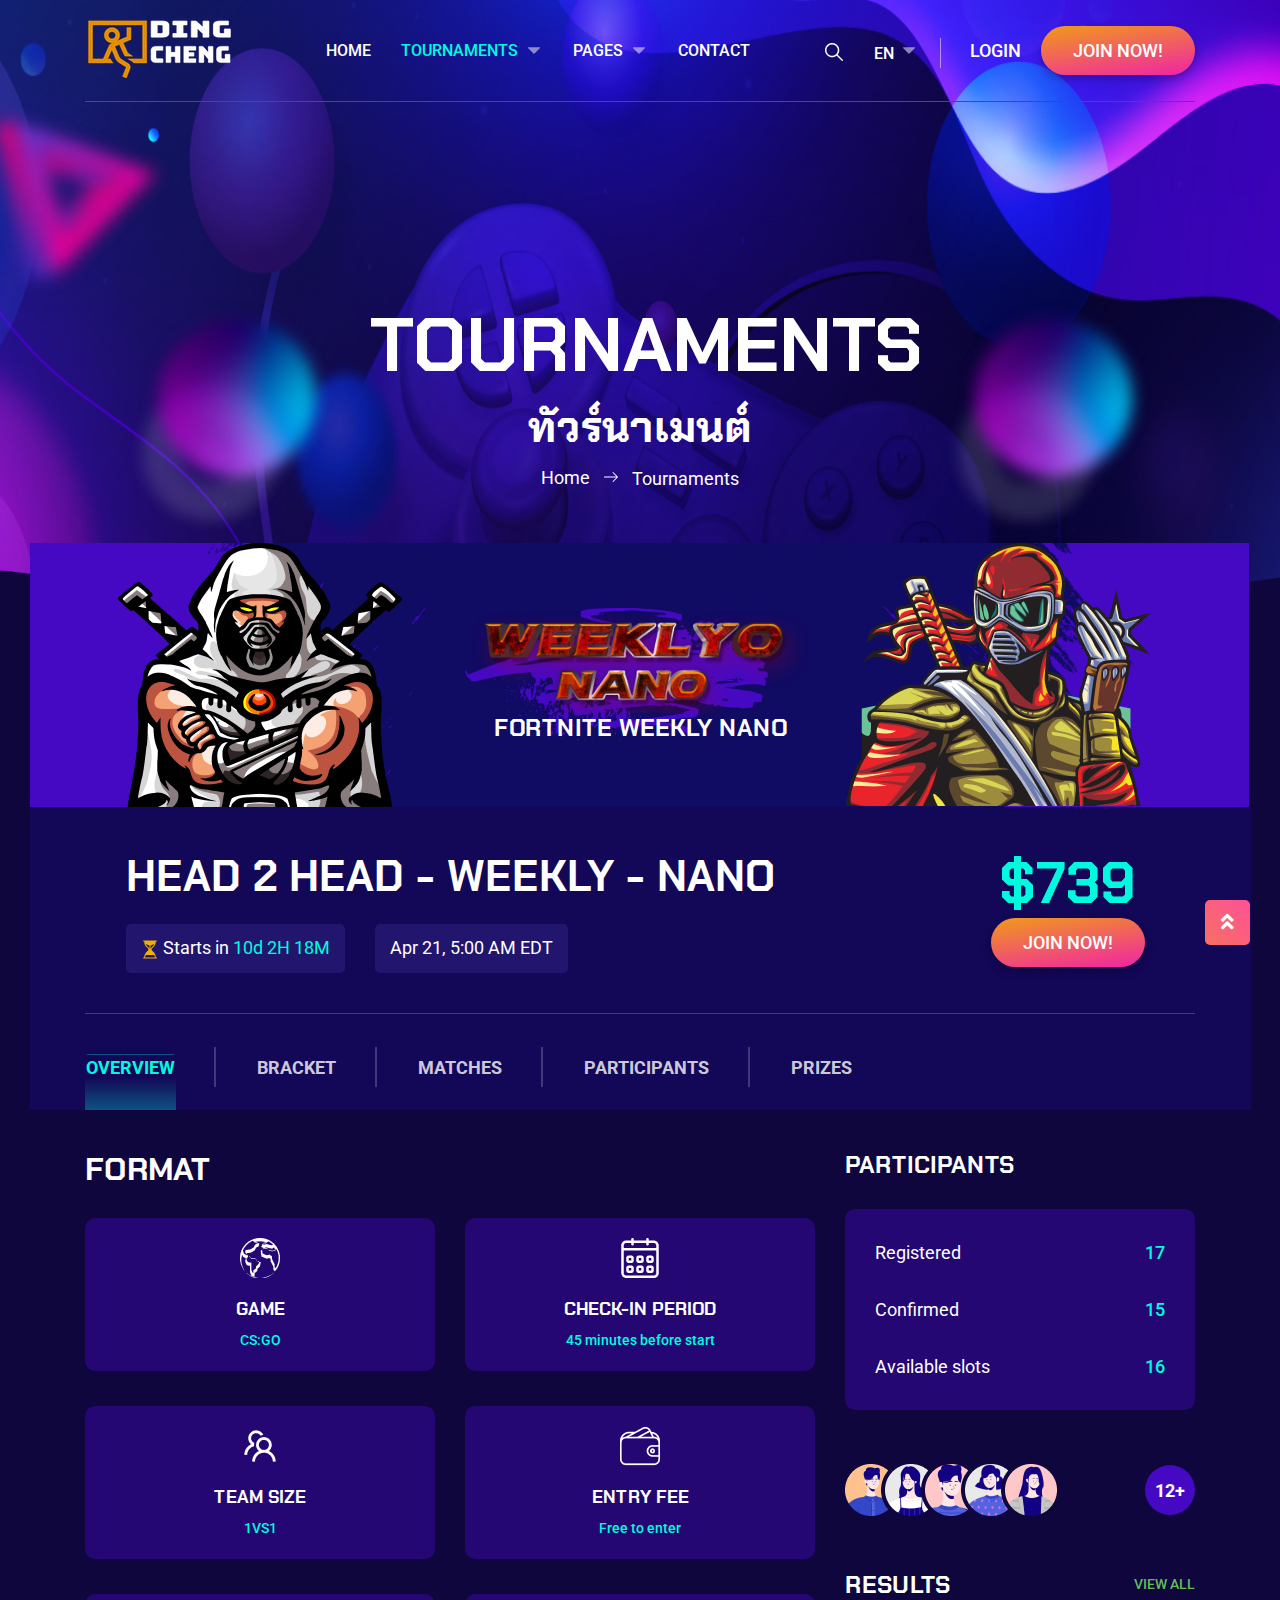
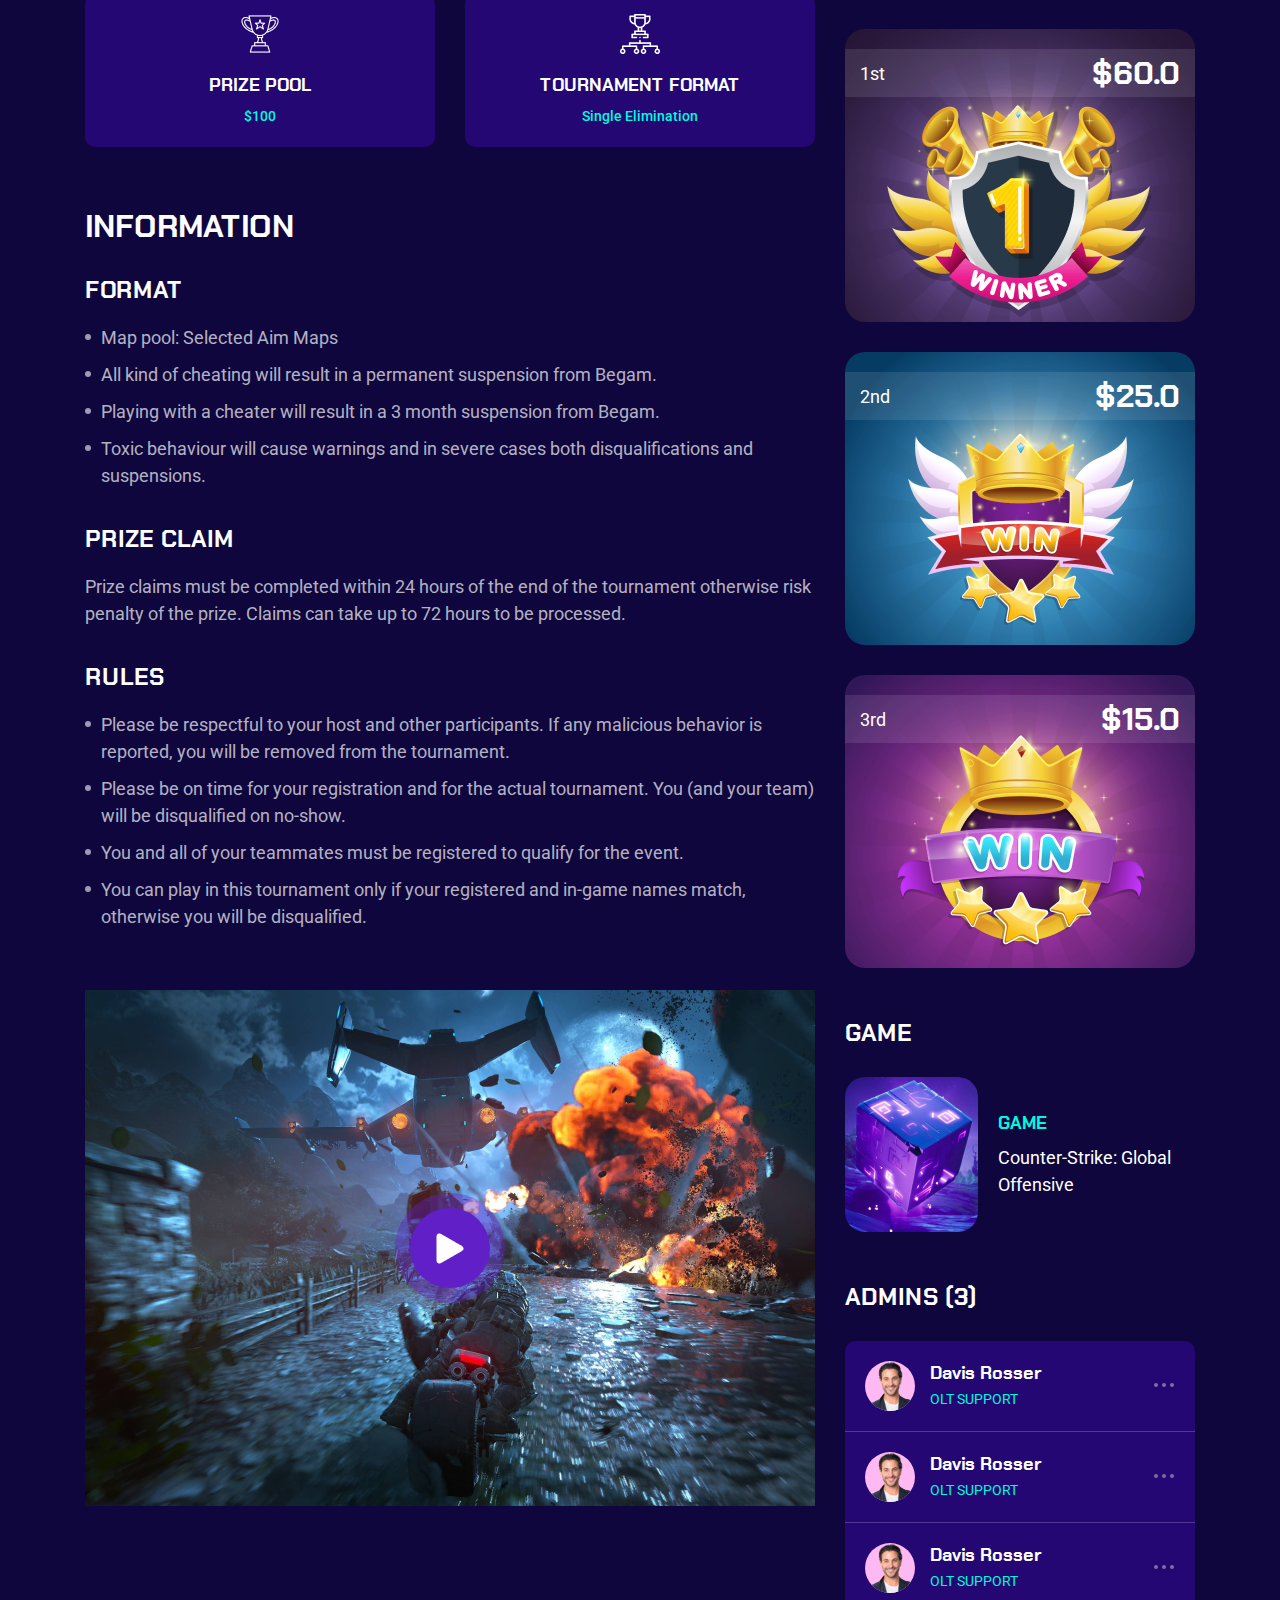
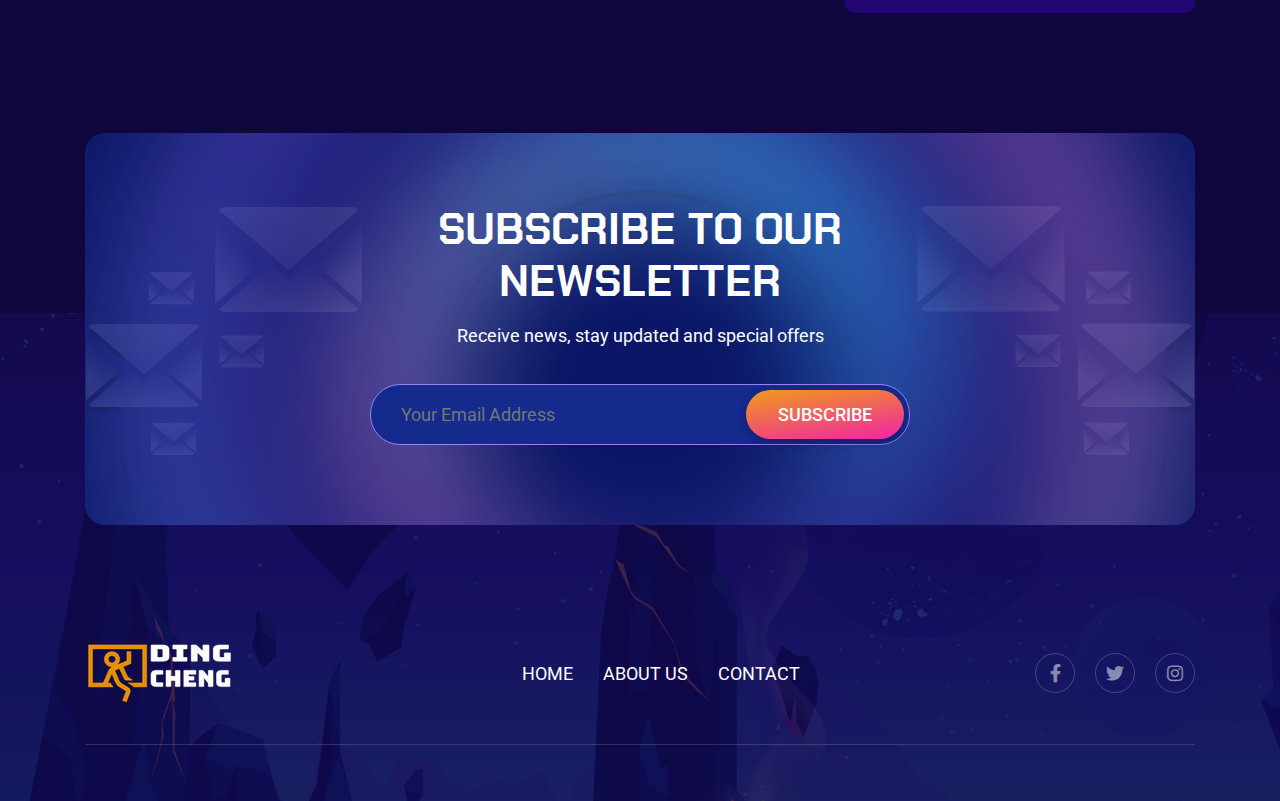
<file: tournaments-single.html>
﻿<!DOCTYPE html>
<html lang="zxx">

<head>
    <meta charset="UTF-8">
    <meta http-equiv="X-UA-Compatible" content="IE=edge" />
    <meta name="viewport" content="width=device-width, initial-scale=1.0">
    <meta http-equiv="X-UA-Compatible" content="ie=edge">
    <title>DC Tech</title>

    <link rel="shortcut icon" href="images/fav.png" type="image/x-icon">
    <link rel="stylesheet" href="css/bootstrap.min.css">
    <link rel="stylesheet" href="css/fontawesome.min.css">
    <link rel="stylesheet" href="css/slick.css">
    <link rel="stylesheet" href="css/nice-select.css">
    <link rel="stylesheet" href="css/magnific-popup.css">
    <link rel="stylesheet" href="css/animate.css">
    <link rel="stylesheet" href="css/style.css">
</head>

<body>

    <!-- start preloader -->
    <div class="preloader" id="preloader"></div>
    <!-- end preloader -->

    <a href="#" class="scrollToTop"><i class="fas fa-angle-double-up"></i></a>

    <!-- header-section start -->
    <header id="header-section">
        <div class="overlay">
            <div class="container">
                <div class="row d-flex header-area">
                    <div class="logo-section flex-grow-1 d-flex align-items-center">
                        <a class="site-logo site-title" href="index.html"><img src="images/logo.png"
                                alt="site-logo"></a>
                    </div>
                    <button class="navbar-toggler ml-auto collapsed" type="button" data-toggle="collapse"
                        data-target="#navbarSupportedContent" aria-controls="navbarSupportedContent"
                        aria-expanded="false" aria-label="Toggle navigation">
                        <i class="fas fa-bars"></i>
                    </button>
                    <nav class="navbar navbar-expand-lg p-0">
                        <div class="navbar-collapse collapse" id="navbarSupportedContent">
                            <ul class="navbar-nav main-menu ml-auto">
                                <li><a href="index.html">Home</a></li>
                                <li class="menu_has_children"><a href="#0" class="active">Tournaments</a>
                                    <ul class="sub-menu">
                                        <li><a href="tournaments.html">Tournaments</a></li>
                                        <li><a href="tournaments-single.html">Tournaments Single</a></li>
                                    </ul>
                                </li>
                                <li class="menu_has_children"><a href="#0">Pages</a>
                                    <ul class="sub-menu">
                                        <li><a href="about-us.html">About Us</a></li>
                                        <li><a href="shop.html">Shop</a></li>
                                        <li><a href="shop-details.html">Shop Details</a></li>
                                        <li><a href="profile.html">Profile</a></li>
                                        <li><a href="cart.html">Cart</a></li>
                                        <li><a href="check-out.html">Check Out</a></li>
                                        
                                        
                                    </ul>
                                </li>
                                <li><a href="contact.html">Contact</a></li>
                            </ul>
                        </div>
                    </nav>
                    <div class="right-area header-action d-flex align-items-center">
                        <div class="search-icon">
                            <a href="#"><img src="images/search_btn.png" alt="icon"></a>
                        </div>
                        <div class="lang d-flex align-items-center">
                            <select>
                                <option value="1">EN</option>
                                <option value="2">ไทย</option>
                            </select>
                        </div>
                        <a href="login.html" class="login-btn">Login</a>
                        <a href="registration.html" class="cmn-btn">Join Now!</a>
                    </div>
                </div>
            </div>
        </div>
    </header>
    <!-- header-section end -->

    <!-- banner-section start -->
    <section id="banner-section" class="inner-banner tournaments">
        <div class="ani-img">
            <img class="img-1" src="images/banner-circle-1.png" alt="icon">
            <img class="img-2" src="images/banner-circle-2.png" alt="icon">
            <img class="img-3" src="images/banner-circle-2.png" alt="icon">
        </div>
        <div class="banner-content d-flex align-items-center">
            <div class="container">
                <div class="row justify-content-center">
                    <div class="col-lg-6">
                        <div class="main-content">
                            <h1>Tournaments</h1>
                            <h3>ทัวร์นาเมนต์</h3>
                            <div class="breadcrumb-area">
                                <nav aria-label="breadcrumb">
                                    <ol class="breadcrumb d-flex justify-content-center">
                                        <li class="breadcrumb-item"><a href="index.html">Home</a></li>
                                        <li class="breadcrumb-item active" aria-current="page">Tournaments</li>
                                    </ol>
                                </nav>
                            </div>
                        </div>
                    </div>
                </div>
            </div>
        </div>
        <div class="container">
            <div class="headign-info">
                <div class="top-area">
                    <div class="row">
                        <div class="col-lg-4 col-md-4 col-sm-4 d-flex justify-content-center">
                            <img src="images/character_01.png" alt="image">
                        </div>
                        <div class="col-lg-4 col-md-4 col-sm-4 d-flex align-items-center justify-content-sm justify-content-center">
                            <div class="mid-area text-center">
                                <img src="images/text-img.png" alt="image">
                                <h5>Fortnite Weekly Nano</h5>
                            </div>
                        </div>
                        <div class="col-lg-4 col-md-4 col-sm-4 zindex">
                            <img src="images/character_02.png" alt="image">
                        </div>
                    </div>
                </div>
                <div class="bottom-area">
                    <div class="bottom">
                        <div class="row d-flex justify-content-between">
                            <div class="col-lg-8 col-md-8 justify-content-sm-center d-grid">
                                <h3>Head 2 Head - Weekly - Nano</h3>
                                <div class="title-bottom d-flex">
                                    <div class="time-area bg">
                                        <img src="images/waitng-icon.png" alt="image">
                                        <span>Starts in</span>
                                        <span class="time">10d 2H 18M</span>
                                    </div>
                                    <div class="date-area bg">
                                        <span class="date">Apr 21, 5:00 AM EDT</span>
                                    </div>
                                </div>
                            </div>
                            <div class="col-lg-3 col-md-4 text-center">
                                <h2 class="dollar">$739</h2>
                                <a href="registration.html" class="cmn-btn">Join Now!</a>
                            </div>
                        </div>
                        <ul class="nav nav-tabs" id="myTab" role="tablist">
                            <li class="nav-item">
                                <a class="nav-link active" id="overview-tab" data-toggle="tab" href="#overview"
                                    role="tab" aria-controls="overview" aria-selected="true">overview</a>
                            </li>
                            <li class="nav-item">
                                <a class="nav-link" id="bracket-tab" data-toggle="tab" href="#bracket" role="tab"
                                    aria-controls="bracket" aria-selected="false">bracket</a>
                            </li>
                            <li class="nav-item">
                                <a class="nav-link" id="matches-tab" data-toggle="tab" href="#matches" role="tab"
                                    aria-controls="matches" aria-selected="false">matches</a>
                            </li>
                            <li class="nav-item">
                                <a class="nav-link" id="participants-tab" data-toggle="tab" href="#participants"
                                    role="tab" aria-controls="participants" aria-selected="false">participants</a>
                            </li>
                            <li class="nav-item">
                                <a class="nav-link" id="prizes-tab" data-toggle="tab" href="#prizes" role="tab"
                                    aria-controls="prizes" aria-selected="false">prizes</a>
                            </li>
                        </ul>
                    </div>
                </div>

            </div>
        </div>
    </section>
    <!-- banner-section end -->

    <!-- Testimonials Content Start -->
    <section id="tournaments-content">
        <div class="tab-content" id="myTabContent">
            <div class="tab-pane fade show active" id="overview" role="tabpanel"
                aria-labelledby="overview-tab">
                <div class="container pb-120">
                    <div class="row justify-content-center">
                        <div class="col-lg-8">
                            <h4 class="head-area">Format</h4>
                            <div class="row wrapper">
                                <div class="col-lg-6 col-md-6 col-sm-6">
                                    <div class="single-area">
                                        <img src="images/format-icon-1.png" alt="image">
                                        <h6>Game</h6>
                                        <p class="text-sm">CS:GO</p>
                                    </div>
                                </div>
                                <div class="col-lg-6 col-md-6 col-sm-6">
                                    <div class="single-area">
                                        <img src="images/format-icon-2.png" alt="image">
                                        <h6>Check-in period</h6>
                                        <p class="text-sm">45 minutes before start</p>
                                    </div>
                                </div>
                                <div class="col-lg-6 col-md-6 col-sm-6">
                                    <div class="single-area">
                                        <img src="images/format-icon-3.png" alt="image">
                                        <h6>Team Size</h6>
                                        <p class="text-sm">1VS1</p>
                                    </div>
                                </div>
                                <div class="col-lg-6 col-md-6 col-sm-6">
                                    <div class="single-area">
                                        <img src="images/format-icon-4.png" alt="image">
                                        <h6>Entry Fee</h6>
                                        <p class="text-sm">Free to enter</p>
                                    </div>
                                </div>
                                <div class="col-lg-6 col-md-6 col-sm-6">
                                    <div class="single-area">
                                        <img src="images/format-icon-5.png" alt="image">
                                        <h6>Prize Pool</h6>
                                        <p class="text-sm">$100</p>
                                    </div>
                                </div>
                                <div class="col-lg-6 col-md-6 col-sm-6">
                                    <div class="single-area">
                                        <img src="images/format-icon-6.png" alt="image">
                                        <h6>Tournament Format</h6>
                                        <p class="text-sm">Single Elimination</p>
                                    </div>
                                </div>
                            </div>
                            <div class="info-area">
                                <h4>Information</h4>
                                <div class="single-info">
                                    <h5>Format</h5>
                                    <ul>
                                        <li>Map pool: Selected Aim Maps</li>
                                        <li>All kind of cheating will result in a permanent suspension from Begam.</li>
                                        <li>Playing with a cheater will result in a 3 month suspension from Begam.</li>
                                        <li>Toxic behaviour will cause warnings and in severe cases both disqualifications and
                                            suspensions.</li>
                                    </ul>
                                </div>
                                <div class="single-info">
                                    <h5>Prize Claim</h5>
                                    <p>Prize claims must be completed within 24 hours of the end of the tournament
                                        otherwise risk penalty of the prize. Claims can take up to 72 hours to be processed.</p>
                                </div>
                                <div class="single-info">
                                    <h5>Rules</h5>
                                    <ul>
                                        <li>Please be respectful to your host and other participants. If any malicious behavior
                                            is reported, you will be removed from the tournament.</li>
                                        <li>Please be on time for your registration and for the actual tournament. You
                                            (and your team) will be disqualified on no-show.</li>
                                        <li>You and all of your teammates must be registered to qualify for the event.</li>
                                        <li>You can play in this tournament only if your registered and in-game names match,
                                            otherwise you will be disqualified.</li>
                                    </ul>
                                </div>
                            </div>
                            <div class="magnific-area">
                                <img src="images/magnific-bg.png" alt="image">
                                <a href="https://www.youtube.com/watch?v=MJ0zpsWQ_XM" class="mfp-iframe popupvideo">
                                    <img src="images/play-icon-2.png" alt="image">
                                </a>
                            </div>
                        </div>
                        <div class="col-lg-4 col-md-6">
                            <div class="sidebar">
                                <div class="single-side">
                                    <h5>Participants</h5>
                                    <div class="participants">
                                        <ul>
                                            <li><span>Registered</span><span>17</span></li>
                                            <li><span>Confirmed</span><span>15</span></li>
                                            <li><span>Available slots</span><span>16</span></li>
                                        </ul>
                                    </div>
                                </div>
                                <div class="single-side">
                                    <div class="part-people d-flex align-items-center justify-content-between">
                                        <ul class="d-flex">
                                            <li><a href="#"><img src="images/participants-1.png" alt="images"></a></li>
                                            <li><a href="#"><img src="images/participants-2.png" alt="images"></a></li>
                                            <li><a href="#"><img src="images/participants-3.png" alt="images"></a></li>
                                            <li><a href="#"><img src="images/participants-4.png" alt="images"></a></li>
                                            <li><a href="#"><img src="images/participants-5.png" alt="images"></a></li>
                                        </ul>
                                        <a href="#" class="right-area">12+</a>
                                    </div>
                                </div>
                                <div class="single-side">
                                    <div class="head-area d-flex justify-content-between align-items-center">
                                        <h5>Results</h5>
                                        <a href="#" class="viewall text-sm">View all</a>
                                    </div>
                                    <div class="result-single">
                                        <img src="images/result-img-1.png" alt="images">
                                        <div class="text-area d-flex justify-content-between align-items-center">
                                            <span>1st</span>
                                            <h4>$60.0</h4>
                                        </div>
                                    </div>
                                    <div class="result-single">
                                        <img src="images/result-img-2.png" alt="images">
                                        <div class="text-area d-flex justify-content-between align-items-center">
                                            <span>2nd</span>
                                            <h4>$25.0</h4>
                                        </div>
                                    </div>
                                    <div class="result-single">
                                        <img src="images/result-img-3.png" alt="images">
                                        <div class="text-area d-flex justify-content-between align-items-center">
                                            <span>3rd</span>
                                            <h4>$15.0</h4>
                                        </div>
                                    </div>
                                </div>
                                <div class="single-side">
                                    <h5>Game</h5>
                                    <div class="game-area d-flex align-items-center">
                                        <img src="images/game-left.png" alt="images">
                                        <div class="right-side">
                                            <h6>Game</h6>
                                            <p>Counter-Strike:
                                                Global Offensive</p>
                                        </div>
                                    </div>
                                </div>
                                <div class="single-side">
                                    <h5>Admins (3)</h5>
                                    <div class="admins-area">
                                        <div class="admins-single">
                                            <div class="left-area d-flex align-items-center">
                                                <img src="images/admin-img-1.png" alt="images">
                                                <div class="right-side">
                                                    <h6>Davis Rosser</h6>
                                                    <p class="text-sm">OLT Support</p>
                                                </div>
                                            </div>
                                            <div class="right-area">
                                                <div class="nice-select"><span class="current single-item share">
                                                        <span class="dot"></span>
                                                        <span class="dot"></span>
                                                        <span class="dot"></span>
                                                    </span>
                                                    <ul class="list">
                                                        <li><a href="#"><i class="fab fa-facebook-f"></i>Share</a></li>
                                                        <li><a href="profile.html"><i class="fas fa-share-alt"></i>View Profile</a></li>
                                                    </ul>
                                                </div>
                                            </div>
                                        </div>
                                        <div class="admins-single">
                                            <div class="left-area d-flex align-items-center">
                                                <img src="images/admin-img-1.png" alt="images">
                                                <div class="right-side">
                                                    <h6>Davis Rosser</h6>
                                                    <p class="text-sm">OLT Support</p>
                                                </div>
                                            </div>
                                            <div class="right-area">
                                                <div class="nice-select"><span class="current single-item share">
                                                        <span class="dot"></span>
                                                        <span class="dot"></span>
                                                        <span class="dot"></span>
                                                    </span>
                                                    <ul class="list">
                                                        <li><a href="#"><i class="fab fa-facebook-f"></i>Share</a></li>
                                                        <li><a href="profile.html"><i class="fas fa-share-alt"></i>View Profile</a></li>
                                                    </ul>
                                                </div>
                                            </div>
                                        </div>
                                        <div class="admins-single">
                                            <div class="left-area d-flex align-items-center">
                                                <img src="images/admin-img-1.png" alt="images">
                                                <div class="right-side">
                                                    <h6>Davis Rosser</h6>
                                                    <p class="text-sm">OLT Support</p>
                                                </div>
                                            </div>
                                            <div class="right-area">
                                                <div class="nice-select"><span class="current single-item share">
                                                        <span class="dot"></span>
                                                        <span class="dot"></span>
                                                        <span class="dot"></span>
                                                    </span>
                                                    <ul class="list">
                                                        <li><a href="#"><i class="fab fa-facebook-f"></i>Share</a></li>
                                                        <li><a href="profile.html"><i class="fas fa-share-alt"></i>View Profile</a></li>
                                                    </ul>
                                                </div>
                                            </div>
                                        </div>
                                    </div>
                                </div>
                            </div>
                        </div>
                    </div>
                </div>
            </div>
            <div class="tab-pane fade pb-120" id="bracket" role="tabpanel" aria-labelledby="bracket-tab">
                <div class="container">
                    <div class="row">
                        <div class="col-lg-3 col-md-3 col-sm-3">
                            <div class="bracket-menu">
                                <div class="single-item text-center">
                                    <h5>Round 1</h5>
                                    <p>8 matches</p>
                                </div>
                            </div>
                        </div>
                        <div class="col-lg-3 col-md-3 col-sm-3">
                            <div class="bracket-menu">
                                <div class="single-item text-center">
                                    <h5>Quarter Finals</h5>
                                    <p>4 matches</p>
                                </div>
                            </div>
                        </div>
                        <div class="col-lg-3 col-md-3 col-sm-3">
                            <div class="bracket-menu">
                                <div class="single-item text-center">
                                    <h5>Semi Finals</h5>
                                    <p>2 matches</p>
                                </div>
                            </div>
                        </div>
                        <div class="col-lg-3 col-md-3 col-sm-3">
                            <div class="bracket-menu">
                                <div class="single-item text-center">
                                    <h5>Finals</h5>
                                    <p>1 matches</p>
                                </div>
                            </div>
                        </div>
                    </div>
                    <div class="bracket-area">
                        <div class="row w-cus">
                            <div class="col-lg-4 col-4 col">
                                <div class="group-bracket mb-30">
                                    <div class="bracket-single">
                                        <div class="single-bracket">
                                            <ul>
                                                <li>
                                                    <div class="left d-flex align-items-center">
                                                        <img src="images/team-img-1.png" alt="image">
                                                        <p>Abdul Dowdy</p>
                                                    </div>
                                                    <div class="right">
                                                        <span>01</span>
                                                    </div>
                                                </li>
                                                <li>
                                                    <div class="left d-flex align-items-center">
                                                        <img src="images/team-img-2.png" alt="image">
                                                        <p>Alva Allred</p>
                                                    </div>
                                                    <div class="right green">
                                                        <span>03</span>
                                                    </div>
                                                </li>
                                            </ul>
                                        </div>
                                        <div class="single-bracket">
                                            <ul class="two">
                                                <li>
                                                    <div class="left d-flex align-items-center">
                                                        <img src="images/team-img-3.png" alt="image">
                                                        <p>Bill Lackey</p>
                                                    </div>
                                                    <div class="right">
                                                        <span>01</span>
                                                    </div>
                                                </li>
                                                <li>
                                                    <div class="left d-flex align-items-center">
                                                        <img src="images/team-img-4.png" alt="image">
                                                        <p>Sue Plante</p>
                                                    </div>
                                                    <div class="right green">
                                                        <span>03</span>
                                                    </div>
                                                </li>
                                            </ul>
                                        </div>
                                    </div>
                                </div>
                                <div class="group-bracket">
                                    <div class="bracket-single">
                                        <div class="single-bracket">
                                            <ul class="three">
                                                <li>
                                                    <div class="left d-flex align-items-center">
                                                        <img src="images/team-img-5.png" alt="image">
                                                        <p>Abdul Dowdy</p>
                                                    </div>
                                                    <div class="right">
                                                        <span>01</span>
                                                    </div>
                                                </li>
                                                <li>
                                                    <div class="left d-flex align-items-center">
                                                        <img src="images/team-img-6.png" alt="image">
                                                        <p>Mittie Abrams</p>
                                                    </div>
                                                    <div class="right green">
                                                        <span>03</span>
                                                    </div>
                                                </li>
                                            </ul>
                                        </div>
                                        <div class="single-bracket">
                                            <ul class="four">
                                                <li>
                                                    <div class="left d-flex align-items-center">
                                                        <img src="images/team-img-7.png" alt="image">
                                                        <p>Adela Peters</p>
                                                    </div>
                                                    <div class="right">
                                                        <span>01</span>
                                                    </div>
                                                </li>
                                                <li>
                                                    <div class="left d-flex align-items-center">
                                                        <img src="images/team-img-1.png" alt="image">
                                                        <p>Owen Boone</p>
                                                    </div>
                                                    <div class="right green">
                                                        <span>03</span>
                                                    </div>
                                                </li>
                                            </ul>
                                        </div>
                                    </div>
                                </div>
                            </div>
                            <div class="col-lg-4 col-4 col d-grid align-items-center">
                                <div class="group-bracket">
                                    <div class="bracket-single second">
                                        <div class="single-bracket mb-155">
                                            <ul class="five">
                                                <li>
                                                    <div class="left d-flex align-items-center">
                                                        <img src="images/team-img-1.png" alt="image">
                                                        <p>Abdul Dowdy</p>
                                                    </div>
                                                    <div class="right">
                                                        <span>01</span>
                                                    </div>
                                                </li>
                                                <li>
                                                    <div class="left d-flex align-items-center">
                                                        <img src="images/team-img-2.png" alt="image">
                                                        <p>Alva Allred</p>
                                                    </div>
                                                    <div class="right green">
                                                        <span>03</span>
                                                    </div>
                                                </li>
                                            </ul>
                                        </div>
                                        <div class="single-bracket">
                                            <ul class="six">
                                                <li>
                                                    <div class="left d-flex align-items-center">
                                                        <img src="images/team-img-1.png" alt="image">
                                                        <p>Abdul Dowdy</p>
                                                    </div>
                                                    <div class="right">
                                                        <span>01</span>
                                                    </div>
                                                </li>
                                                <li>
                                                    <div class="left d-flex align-items-center">
                                                        <img src="images/team-img-2.png" alt="image">
                                                        <p>Alva Allred</p>
                                                    </div>
                                                    <div class="right green">
                                                        <span>03</span>
                                                    </div>
                                                </li>
                                            </ul>
                                        </div>
                                    </div>
                                </div>
                            </div>
                            <div class="col-lg-4 col-4 col d-grid align-items-center">
                                <div class="group-bracket before-none">
                                    <div class="bracket-single">
                                        <div class="single-bracket">
                                            <ul class="seven">
                                                <li>
                                                    <div class="left d-flex align-items-center">
                                                        <img src="images/team-img-1.png" alt="image">
                                                        <p>Abdul Dowdy</p>
                                                    </div>
                                                    <div class="right">
                                                        <span>01</span>
                                                    </div>
                                                </li>
                                                <li>
                                                    <div class="left d-flex align-items-center">
                                                        <img src="images/team-img-2.png" alt="image">
                                                        <p>Alva Allred</p>
                                                    </div>
                                                    <div class="right green">
                                                        <span>03</span>
                                                    </div>
                                                </li>
                                            </ul>
                                        </div>
                                    </div>
                                </div>
                            </div>
                        </div>
                    </div>
                </div>
            </div>
            <div class="tab-pane fade" id="matches" role="tabpanel" aria-labelledby="matches-tab">
                <div class="matches pb-120">
                    <div class="container overlay-cus">
                        <div class="row w-cus">
                            <div class="col-lg-12">
                                <div class="unscheduled">
                                    <h4>Unscheduled Matches</h4>
                                    <div class="single-matches d-flex align-items-center justify-content-between">
                                        <div class="left">
                                            <p>14:23</p>
                                        </div>
                                        <div class="mid d-flex align-items-center justify-content-between">
                                            <div class="player left-player d-flex align-items-center">
                                                <p>Angila Hazel</p>
                                                <span class="tier victory">Tier VII</span> 
                                                <img src="images/participant-1.png" alt="image">
                                            </div>
                                            <h5 class="vs">
                                                <span>1</span>
                                                <span>:</span>
                                                <span>0</span>
                                            </h5>
                                            <div class="player right-player d-flex align-items-center">
                                                <img src="images/participant-2.png" alt="image">
                                                <p>Anisa Greiner</p>
                                                <span class="tier second">Tier VII</span> 
                                            </div>
                                        </div>
                                        <div class="right">
                                            <img src="images/right-arrows.png" alt="icon">
                                        </div>
                                    </div>
                                </div>
                                <div class="yesterday">
                                    <h4>Yesterday</h4>
                                    <div class="single-matches d-flex align-items-center justify-content-between">
                                        <div class="left">
                                            <p>14:23</p>
                                        </div>
                                        <div class="mid d-flex align-items-center justify-content-between">
                                            <div class="player left-player d-flex align-items-center">
                                                <p>Angila Hazel</p>
                                                <span class="tier victory">Tier VII</span> 
                                                <img src="images/participant-1.png" alt="image">
                                            </div>
                                            <h5 class="vs">
                                                <span>1</span>
                                                <span>:</span>
                                                <span>0</span>
                                            </h5>
                                            <div class="player right-player d-flex align-items-center">
                                                <img src="images/participant-2.png" alt="image">
                                                <p>Anisa Greiner</p>
                                                <span class="tier second">Tier VII</span> 
                                            </div>
                                        </div>
                                        <div class="right">
                                            <img src="images/right-arrows.png" alt="icon">
                                        </div>
                                    </div>
                                    <div class="single-matches d-flex align-items-center justify-content-between">
                                        <div class="left">
                                            <p>14:23</p>
                                        </div>
                                        <div class="mid d-flex align-items-center justify-content-between">
                                            <div class="player left-player d-flex align-items-center">
                                                <p>Angila Hazel</p>
                                                <span class="tier victory">Tier VII</span> 
                                                <img src="images/participant-3.png" alt="image">
                                            </div>
                                            <h5 class="vs">
                                                <span>1</span>
                                                <span>:</span>
                                                <span>0</span>
                                            </h5>
                                            <div class="player right-player d-flex align-items-center">
                                                <img src="images/participant-4.png" alt="image">
                                                <p class="eliminated">Anisa Greiner</p>
                                                <span class="tier second">Tier VII</span> 
                                            </div>
                                        </div>
                                        <div class="right">
                                            <img src="images/right-arrows.png" alt="icon">
                                        </div>
                                    </div>
                                    <div class="single-matches d-flex align-items-center justify-content-between">
                                        <div class="left">
                                            <p>14:23</p>
                                        </div>
                                        <div class="mid d-flex align-items-center justify-content-between">
                                            <div class="player left-player d-flex align-items-center">
                                                <p>Angila Hazel</p>
                                                <span class="tier victory">Tier VII</span> 
                                                <img src="images/participant-5.png" alt="image">
                                            </div>
                                            <h5 class="vs">
                                                <span>1</span>
                                                <span>:</span>
                                                <span>0</span>
                                            </h5>
                                            <div class="player right-player d-flex align-items-center">
                                                <img src="images/participant-6.png" alt="image">
                                                <p>Anisa Greiner</p>
                                                <span class="tier second">Tier VII</span> 
                                            </div>
                                        </div>
                                        <div class="right">
                                            <img src="images/right-arrows.png" alt="icon">
                                        </div>
                                    </div>
                                    <div class="single-matches d-flex align-items-center justify-content-between">
                                        <div class="left">
                                            <p>14:23</p>
                                        </div>
                                        <div class="mid d-flex align-items-center justify-content-between">
                                            <div class="player left-player d-flex align-items-center">
                                                <p>Angila Hazel</p>
                                                <span class="tier victory">Tier VII</span> 
                                                <img src="images/participant-7.png" alt="image">
                                            </div>
                                            <h5 class="vs">
                                                <span>1</span>
                                                <span>:</span>
                                                <span>0</span>
                                            </h5>
                                            <div class="player right-player d-flex align-items-center">
                                                <img src="images/participant-2.png" alt="image">
                                                <p class="eliminated">Anisa Greiner</p>
                                                <span class="tier second">Tier VII</span> 
                                            </div>
                                        </div>
                                        <div class="right">
                                            <img src="images/right-arrows.png" alt="icon">
                                        </div>
                                    </div>
                                    <div class="single-matches d-flex align-items-center justify-content-between">
                                        <div class="left">
                                            <p>14:23</p>
                                        </div>
                                        <div class="mid d-flex align-items-center justify-content-between">
                                            <div class="player left-player d-flex align-items-center">
                                                <p>Angila Hazel</p>
                                                <span class="tier victory">Tier VII</span> 
                                                <img src="images/participant-3.png" alt="image">
                                            </div>
                                            <h5 class="vs">
                                                <span>1</span>
                                                <span>:</span>
                                                <span>0</span>
                                            </h5>
                                            <div class="player right-player d-flex align-items-center">
                                                <img src="images/participant-5.png" alt="image">
                                                <p>Anisa Greiner</p>
                                                <span class="tier second">Tier VII</span> 
                                            </div>
                                        </div>
                                        <div class="right">
                                            <img src="images/right-arrows.png" alt="icon">
                                        </div>
                                    </div>
                                    <div class="single-matches d-flex align-items-center justify-content-between">
                                        <div class="left">
                                            <p>14:23</p>
                                        </div>
                                        <div class="mid d-flex align-items-center justify-content-between">
                                            <div class="player left-player d-flex align-items-center">
                                                <p>Angila Hazel</p>
                                                <span class="tier victory">Tier VII</span> 
                                                <img src="images/participant-2.png" alt="image">
                                            </div>
                                            <h5 class="vs">
                                                <span>1</span>
                                                <span>:</span>
                                                <span>0</span>
                                            </h5>
                                            <div class="player right-player d-flex align-items-center">
                                                <img src="images/participant-8.png" alt="image">
                                                <p class="eliminated">Anisa Greiner</p>
                                                <span class="tier second">Tier VII</span> 
                                            </div>
                                        </div>
                                        <div class="right">
                                            <img src="images/right-arrows.png" alt="icon">
                                        </div>
                                    </div>
                                    <div class="single-matches d-flex align-items-center justify-content-between">
                                        <div class="left">
                                            <p>14:23</p>
                                        </div>
                                        <div class="mid d-flex align-items-center justify-content-between">
                                            <div class="player left-player d-flex align-items-center">
                                                <p>Angila Hazel</p>
                                                <span class="tier victory">Tier VII</span> 
                                                <img src="images/participant-6.png" alt="image">
                                            </div>
                                            <h5 class="vs">
                                                <span>1</span>
                                                <span>:</span>
                                                <span>0</span>
                                            </h5>
                                            <div class="player right-player d-flex align-items-center">
                                                <img src="images/participant-1.png" alt="image">
                                                <p class="eliminated">Anisa Greiner</p>
                                                <span class="tier second">Tier VII</span> 
                                            </div>
                                        </div>
                                        <div class="right">
                                            <img src="images/right-arrows.png" alt="icon">
                                        </div>
                                    </div>
                                    <div class="single-matches d-flex align-items-center justify-content-between">
                                        <div class="left">
                                            <p>14:23</p>
                                        </div>
                                        <div class="mid d-flex align-items-center justify-content-between">
                                            <div class="player left-player d-flex align-items-center">
                                                <p>Angila Hazel</p>
                                                <span class="tier victory">Tier VII</span> 
                                                <img src="images/participant-4.png" alt="image">
                                            </div>
                                            <h5 class="vs">
                                                <span>1</span>
                                                <span>:</span>
                                                <span>0</span>
                                            </h5>
                                            <div class="player right-player d-flex align-items-center">
                                                <img src="images/participant-3.png" alt="image">
                                                <p>Anisa Greiner</p>
                                                <span class="tier second">Tier VII</span> 
                                            </div>
                                        </div>
                                        <div class="right">
                                            <img src="images/right-arrows.png" alt="icon">
                                        </div>
                                    </div>
                                </div>
                            </div>
                        </div>
                    </div>
                </div>
            </div>
            <div class="tab-pane fade" id="participants" role="tabpanel"
                aria-labelledby="participants-tab">
                <div class="participants">
                    <div class="container">
                        <div class="row">
                            <div class="col-lg-12">
                                <div class="participants-area pb-120">
                                    <h4>Confirmed</h4>
                                    <div class="participants-single">
                                        <div class="left-area d-flex align-items-center">
                                            <img src="images/participant-1.png" alt="images">
                                            <div class="right-side">
                                                <h6>Miracle Rosser</h6>
                                            </div>
                                        </div>
                                        <div class="right-area">
                                            <div class="nice-select"><span class="current single-item share">
                                                    <span class="dot"></span>
                                                    <span class="dot"></span>
                                                    <span class="dot"></span>
                                                </span>
                                                <ul class="list">
                                                    <li><a href="#"><i class="fab fa-facebook-f"></i>Share</a></li>
                                                    <li><a href="profile.html"><i class="fas fa-share-alt"></i>View Profile</a></li>
                                                </ul>
                                            </div>
                                        </div>
                                    </div>
                                    <div class="participants-single">
                                        <div class="left-area d-flex align-items-center">
                                            <img src="images/participant-2.png" alt="images">
                                            <div class="right-side">
                                                <h6>Miracle Rosser</h6>
                                            </div>
                                        </div>
                                        <div class="right-area">
                                            <div class="nice-select"><span class="current single-item share">
                                                    <span class="dot"></span>
                                                    <span class="dot"></span>
                                                    <span class="dot"></span>
                                                </span>
                                                <ul class="list">
                                                    <li><a href="#"><i class="fab fa-facebook-f"></i>Share</a></li>
                                                    <li><a href="profile.html"><i class="fas fa-share-alt"></i>View Profile</a></li>
                                                </ul>
                                            </div>
                                        </div>
                                    </div>
                                    <div class="participants-single">
                                        <div class="left-area d-flex align-items-center">
                                            <img src="images/participant-3.png" alt="images">
                                            <div class="right-side">
                                                <h6>Miracle Rosser</h6>
                                            </div>
                                        </div>
                                        <div class="right-area">
                                            <div class="nice-select"><span class="current single-item share">
                                                    <span class="dot"></span>
                                                    <span class="dot"></span>
                                                    <span class="dot"></span>
                                                </span>
                                                <ul class="list">
                                                    <li><a href="#"><i class="fab fa-facebook-f"></i>Share</a></li>
                                                    <li><a href="profile.html"><i class="fas fa-share-alt"></i>View Profile</a></li>
                                                </ul>
                                            </div>
                                        </div>
                                    </div>
                                    <div class="participants-single">
                                        <div class="left-area d-flex align-items-center">
                                            <img src="images/participant-4.png" alt="images">
                                            <div class="right-side">
                                                <h6>Miracle Rosser</h6>
                                            </div>
                                        </div>
                                        <div class="right-area">
                                            <div class="nice-select"><span class="current single-item share">
                                                    <span class="dot"></span>
                                                    <span class="dot"></span>
                                                    <span class="dot"></span>
                                                </span>
                                                <ul class="list">
                                                    <li><a href="#"><i class="fab fa-facebook-f"></i>Share</a></li>
                                                    <li><a href="profile.html"><i class="fas fa-share-alt"></i>View Profile</a></li>
                                                </ul>
                                            </div>
                                        </div>
                                    </div>
                                    <div class="participants-single">
                                        <div class="left-area d-flex align-items-center">
                                            <img src="images/participant-5.png" alt="images">
                                            <div class="right-side">
                                                <h6>Miracle Rosser</h6>
                                            </div>
                                        </div>
                                        <div class="right-area">
                                            <div class="nice-select"><span class="current single-item share">
                                                    <span class="dot"></span>
                                                    <span class="dot"></span>
                                                    <span class="dot"></span>
                                                </span>
                                                <ul class="list">
                                                    <li><a href="#"><i class="fab fa-facebook-f"></i>Share</a></li>
                                                    <li><a href="profile.html"><i class="fas fa-share-alt"></i>View Profile</a></li>
                                                </ul>
                                            </div>
                                        </div>
                                    </div>
                                    <div class="participants-single">
                                        <div class="left-area d-flex align-items-center">
                                            <img src="images/participant-6.png" alt="images">
                                            <div class="right-side">
                                                <h6>Miracle Rosser</h6>
                                            </div>
                                        </div>
                                        <div class="right-area">
                                            <div class="nice-select"><span class="current single-item share">
                                                    <span class="dot"></span>
                                                    <span class="dot"></span>
                                                    <span class="dot"></span>
                                                </span>
                                                <ul class="list">
                                                    <li><a href="#"><i class="fab fa-facebook-f"></i>Share</a></li>
                                                    <li><a href="profile.html"><i class="fas fa-share-alt"></i>View Profile</a></li>
                                                </ul>
                                            </div>
                                        </div>
                                    </div>
                                    <div class="participants-single">
                                        <div class="left-area d-flex align-items-center">
                                            <img src="images/participant-7.png" alt="images">
                                            <div class="right-side">
                                                <h6>Miracle Rosser</h6>
                                            </div>
                                        </div>
                                        <div class="right-area">
                                            <div class="nice-select"><span class="current single-item share">
                                                    <span class="dot"></span>
                                                    <span class="dot"></span>
                                                    <span class="dot"></span>
                                                </span>
                                                <ul class="list">
                                                    <li><a href="#"><i class="fab fa-facebook-f"></i>Share</a></li>
                                                    <li><a href="profile.html"><i class="fas fa-share-alt"></i>View Profile</a></li>
                                                </ul>
                                            </div>
                                        </div>
                                    </div>
                                    <div class="participants-single">
                                        <div class="left-area d-flex align-items-center">
                                            <img src="images/participant-8.png" alt="images">
                                            <div class="right-side">
                                                <h6>Miracle Rosser</h6>
                                            </div>
                                        </div>
                                        <div class="right-area">
                                            <div class="nice-select"><span class="current single-item share">
                                                    <span class="dot"></span>
                                                    <span class="dot"></span>
                                                    <span class="dot"></span>
                                                </span>
                                                <ul class="list">
                                                    <li><a href="#"><i class="fab fa-facebook-f"></i>Share</a></li>
                                                    <li><a href="profile.html"><i class="fas fa-share-alt"></i>View Profile</a></li>
                                                </ul>
                                            </div>
                                        </div>
                                    </div>
                                    <div class="participants-single">
                                        <div class="left-area d-flex align-items-center">
                                            <img src="images/participant-9.png" alt="images">
                                            <div class="right-side">
                                                <h6>Miracle Rosser</h6>
                                            </div>
                                        </div>
                                        <div class="right-area">
                                            <div class="nice-select"><span class="current single-item share">
                                                    <span class="dot"></span>
                                                    <span class="dot"></span>
                                                    <span class="dot"></span>
                                                </span>
                                                <ul class="list">
                                                    <li><a href="#"><i class="fab fa-facebook-f"></i>Share</a></li>
                                                    <li><a href="profile.html"><i class="fas fa-share-alt"></i>View Profile</a></li>
                                                </ul>
                                            </div>
                                        </div>
                                    </div>
                                    <div class="participants-single">
                                        <div class="left-area d-flex align-items-center">
                                            <img src="images/participant-10.png" alt="images">
                                            <div class="right-side">
                                                <h6>Miracle Rosser</h6>
                                            </div>
                                        </div>
                                        <div class="right-area">
                                            <div class="nice-select"><span class="current single-item share">
                                                    <span class="dot"></span>
                                                    <span class="dot"></span>
                                                    <span class="dot"></span>
                                                </span>
                                                <ul class="list">
                                                    <li><a href="#"><i class="fab fa-facebook-f"></i>Share</a></li>
                                                    <li><a href="profile.html"><i class="fas fa-share-alt"></i>View Profile</a></li>
                                                </ul>
                                            </div>
                                        </div>
                                    </div>
                                </div>
                            </div>
                        </div>
                    </div>
                </div>
            </div>
            <div class="tab-pane fade" id="prizes" role="tabpanel" aria-labelledby="prizes-tab">
                <div class="prizes pb-120">
                    <div class="container">
                        <div class="row">
                            <div class="col-lg-12">
                                <div class="table-responsive">
                                    <table class="table">
                                        <thead>
                                            <tr>
                                                <th scope="col">Placement</th>
                                                <th scope="col">Current Prize</th>
                                                <th scope="col">Potential Prize</th>
                                                <th scope="col">Team</th>
                                            </tr>
                                        </thead>
                                        <tbody>
                                            <tr>
                                                <th class="first" scope="row">1st</th>
                                                <td>$100.00</td>
                                                <td>$100.00</td>
                                                <td><i class="fas fa-users"></i>To be decided</td>
                                            </tr>
                                            <tr>
                                                <th class="second" scope="row">2nd</th>
                                                <td>$60.00</td>
                                                <td>$60.00</td>
                                                <td><i class="fas fa-users"></i>To be decided</td>
                                            </tr>
                                            <tr>
                                                <th class="third" scope="row">3rd</th>
                                                <td>$40.00</td>
                                                <td>$40.00</td>
                                                <td><i class="fas fa-users"></i>To be decided</td>
                                            </tr>
                                            <tr>
                                                <th scope="row">4th</th>
                                                <td>$25.00</td>
                                                <td>$25.00</td>
                                                <td><i class="fas fa-users"></i>To be decided</td>
                                            </tr>
                                            <tr>
                                                <th scope="row">5th - 6th</th>
                                                <td>$20.00</td>
                                                <td>$20.00</td>
                                                <td><i class="fas fa-users"></i>To be decided</td>
                                            </tr>
                                            <tr>
                                                <th scope="row">7th - 8th</th>
                                                <td>$15.00</td>
                                                <td>$15.00</td>
                                                <td><i class="fas fa-users"></i>To be decided</td>
                                            </tr>
                                            <tr>
                                                <th scope="row">9th - 11th</th>
                                                <td>$10.00</td>
                                                <td>$10.00</td>
                                                <td><i class="fas fa-users"></i>To be decided</td>
                                            </tr>
                                            <tr>
                                                <th scope="row">12th - 15th</th>
                                                <td>$5.00</td>
                                                <td>$5.00</td>
                                                <td><i class="fas fa-users"></i>To be decided</td>
                                            </tr>
                                            <tr>
                                                <th scope="row">16th - 19th</th>
                                                <td>$4.00</td>
                                                <td>$4.00</td>
                                                <td><i class="fas fa-users"></i>To be decided</td>
                                            </tr>
                                            <tr>
                                                <th scope="row">20th - 26th</th>
                                                <td>$3.00</td>
                                                <td>$3.00</td>
                                                <td><i class="fas fa-users"></i>To be decided</td>
                                            </tr>
                                            <tr>
                                                <th scope="row">27th - 34th</th>
                                                <td>$2.00</td>
                                                <td>$2.00</td>
                                                <td><i class="fas fa-users"></i>To be decided</td>
                                            </tr>
                                            <tr>
                                                <th scope="row">35th - 44th</th>
                                                <td>$1.00</td>
                                                <td>$1.00</td>
                                                <td><i class="fas fa-users"></i>To be decided</td>
                                            </tr>
                                            <tr>
                                                <th scope="row">45th - 75th</th>
                                                <td>$0.75</td>
                                                <td>$0.75</td>
                                                <td><i class="fas fa-users"></i>To be decided</td>
                                            </tr>
                                            <tr>
                                                <th scope="row">76th - 115th</th>
                                                <td>$0.50</td>
                                                <td>$0.50</td>
                                                <td><i class="fas fa-users"></i>To be decided</td>
                                            </tr>
                                            <tr>
                                                <th scope="row">116th - 180th</th>
                                                <td>$0.25</td>
                                                <td>$0.25</td>
                                                <td><i class="fas fa-users"></i>To be decided</td>
                                            </tr>
                                        </tbody>
                                    </table>
                                </div>
                            </div>
                        </div>
                    </div>
                </div>
            </div>
        </div>

    </section>
    <!-- Testimonials Content End -->

    <!-- footer-section start -->
    <footer id="footer-section">
        <div class="overlay">
            <div class="container">
                <div class="row">
                    <div class="col-lg-12">
                        <div class="footer-top">
                            <div class="row justify-content-center">
                                <div class="col-lg-6 col-md-8">
                                    <div class="top-area text-center">
                                        <h3>Subscribe to Our Newsletter</h3>
                                        <p>Receive news, stay updated and special offers</p>
                                    </div>
                                    <form action="#">
                                        <div class="subscribe d-flex">
                                            <input type="email" placeholder="Your Email Address">
                                            <button class="cmn-btn">Subscribe</button>
                                        </div>
                                    </form>
                                </div>
                            </div>
                        </div>
                    </div>
                </div>
            </div>
        </div>
        <div class="footer-mid pt-120">
            <div class="container">
                <div class="row d-flex">
                    <div class="col-lg-8 col-md-8 d-flex justify-content-md-between justify-content-center align-items-center cus-grid">
                        <div class="logo-section">
                            <a class="site-logo site-title" href="index.html"><img src="images/logo.png" alt="site-logo"></a>
                        </div>
                        <ul class="menu-side d-flex align-items-center">
                            <li><a href="index.html" class="active">Home</a></li>
                            <li><a href="about-us.html">About Us</a></li>
                            <li><a href="contact.html">Contact</a></li>
                        </ul>
                    </div>
                    <div class="col-lg-4 col-md-4 d-flex align-items-center justify-content-center justify-content-md-end">
                        <div class="right-area">
                            <ul class="d-flex">
                                <li><a href="#"><i class="fab fa-facebook-f"></i></a></li>
                                <li><a href="#"><i class="fab fa-twitter"></i></a></li>
                                <li><a href="#"><i class="fab fa-instagram"></i></a></li>
                            </ul>
                        </div>
                    </div>
                </div>
            </div>
        </div>
        <div class="footer-bottom">
            <div class="container">
                <div class="main-content">
                    <div class="row d-flex align-items-center justify-content-center">
                        
                    </div>
                </div>
            </div>
        </div>
    </footer>
    <!-- footer-section end -->

    <script src="js/jquery-3.5.1.min.js"></script>
    <script src="js/bootstrap.min.js"></script>
    <script src="js/slick.js"></script>
    <script src="js/jquery.nice-select.min.js"></script>
    <script src="js/fontawesome.js"></script>
    <script src="js/countdown.jquery.js"></script>
    <script src="js/jquery.counterup.min.js"></script>
    <script src="js/jquery.waypoints.min.js"></script>
    <script src="js/jquery.magnific-popup.min.js"></script>
    <script src="js/wow.js"></script>
    <script src="js/main.js"></script>

</body>


</html>
</file>
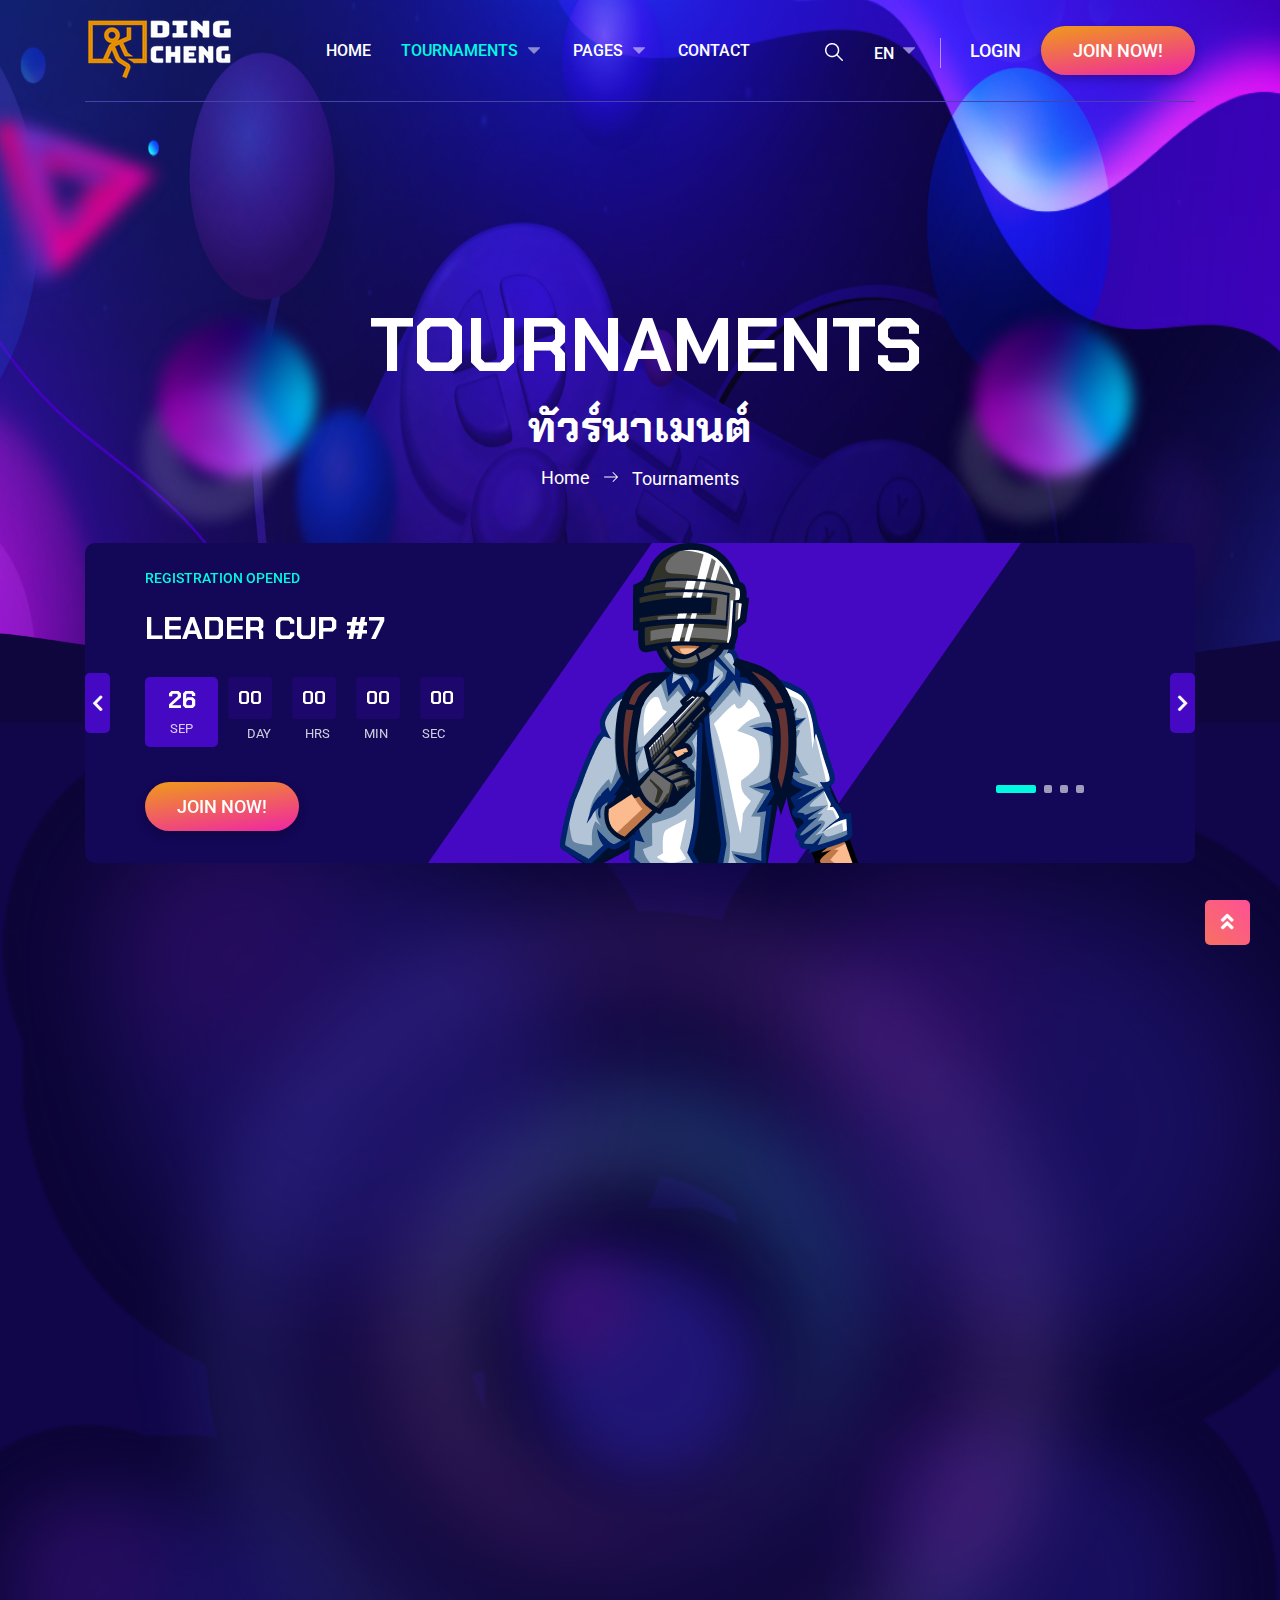
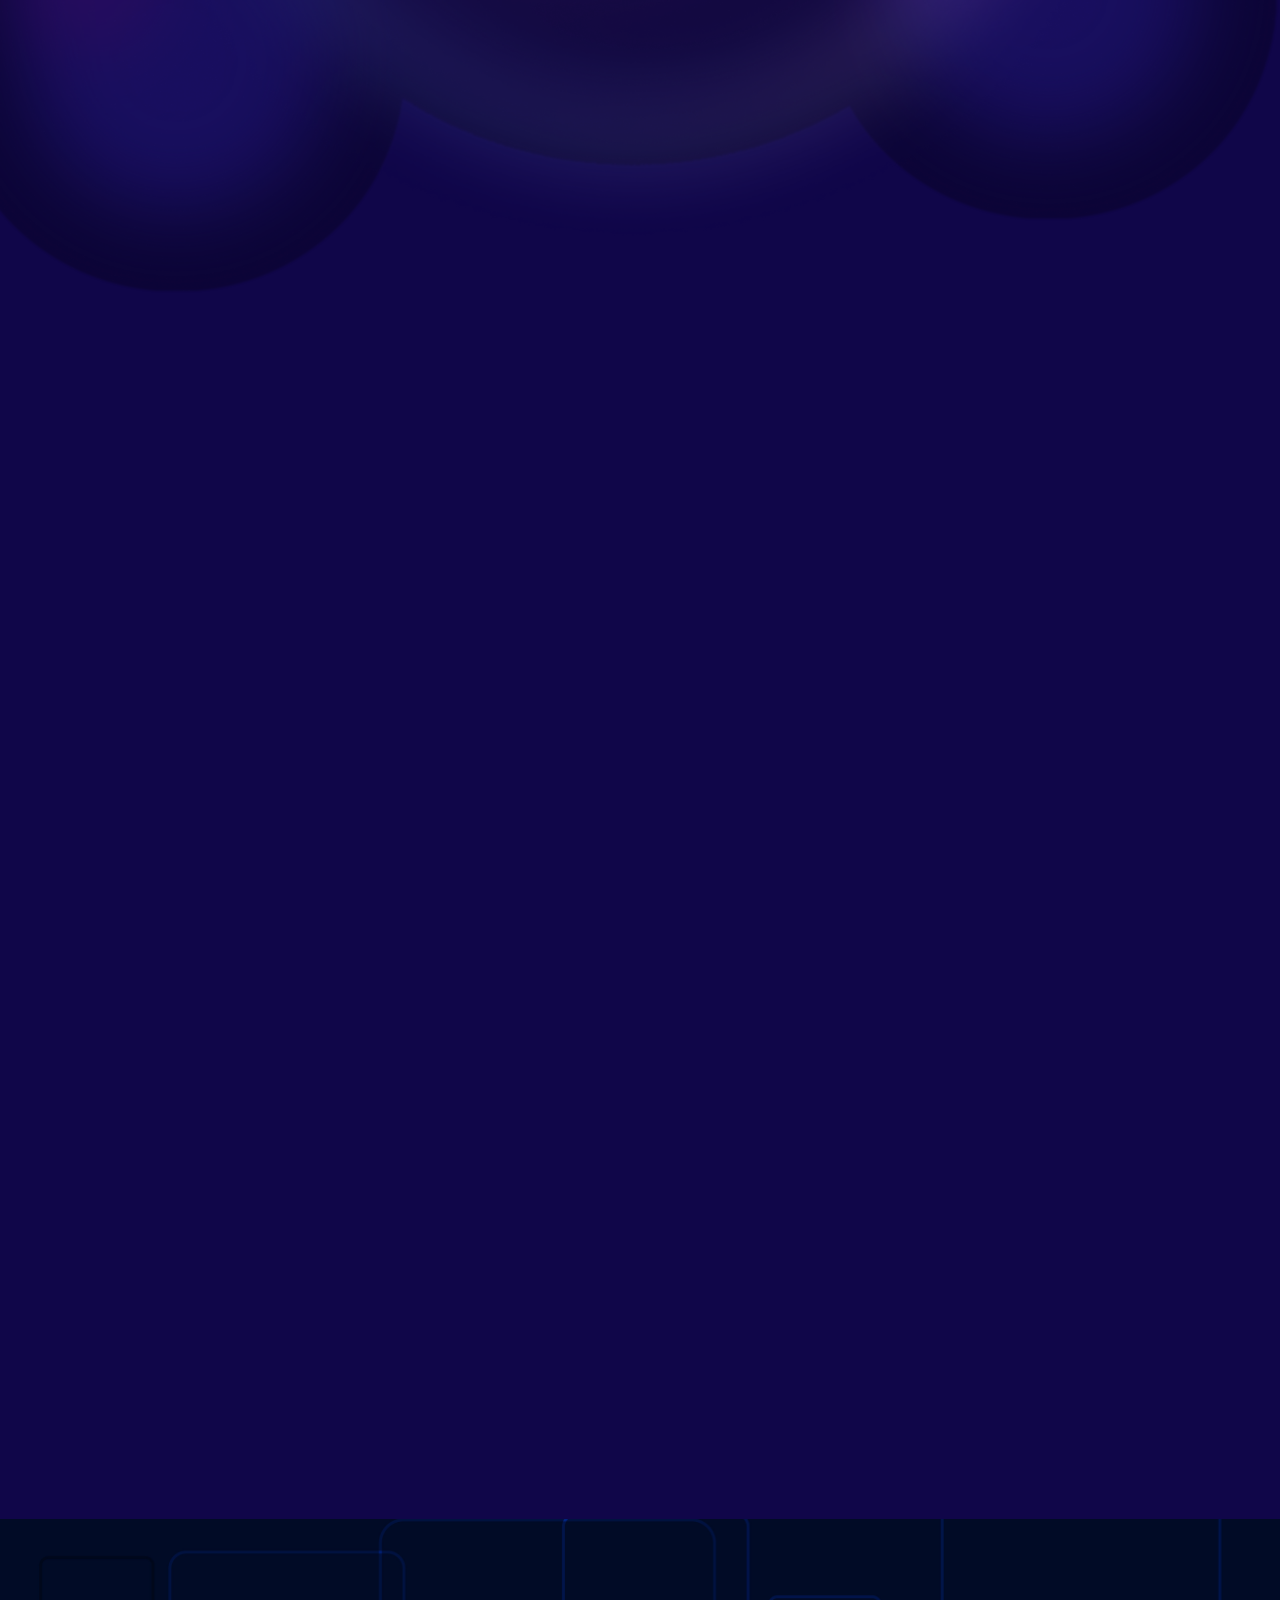
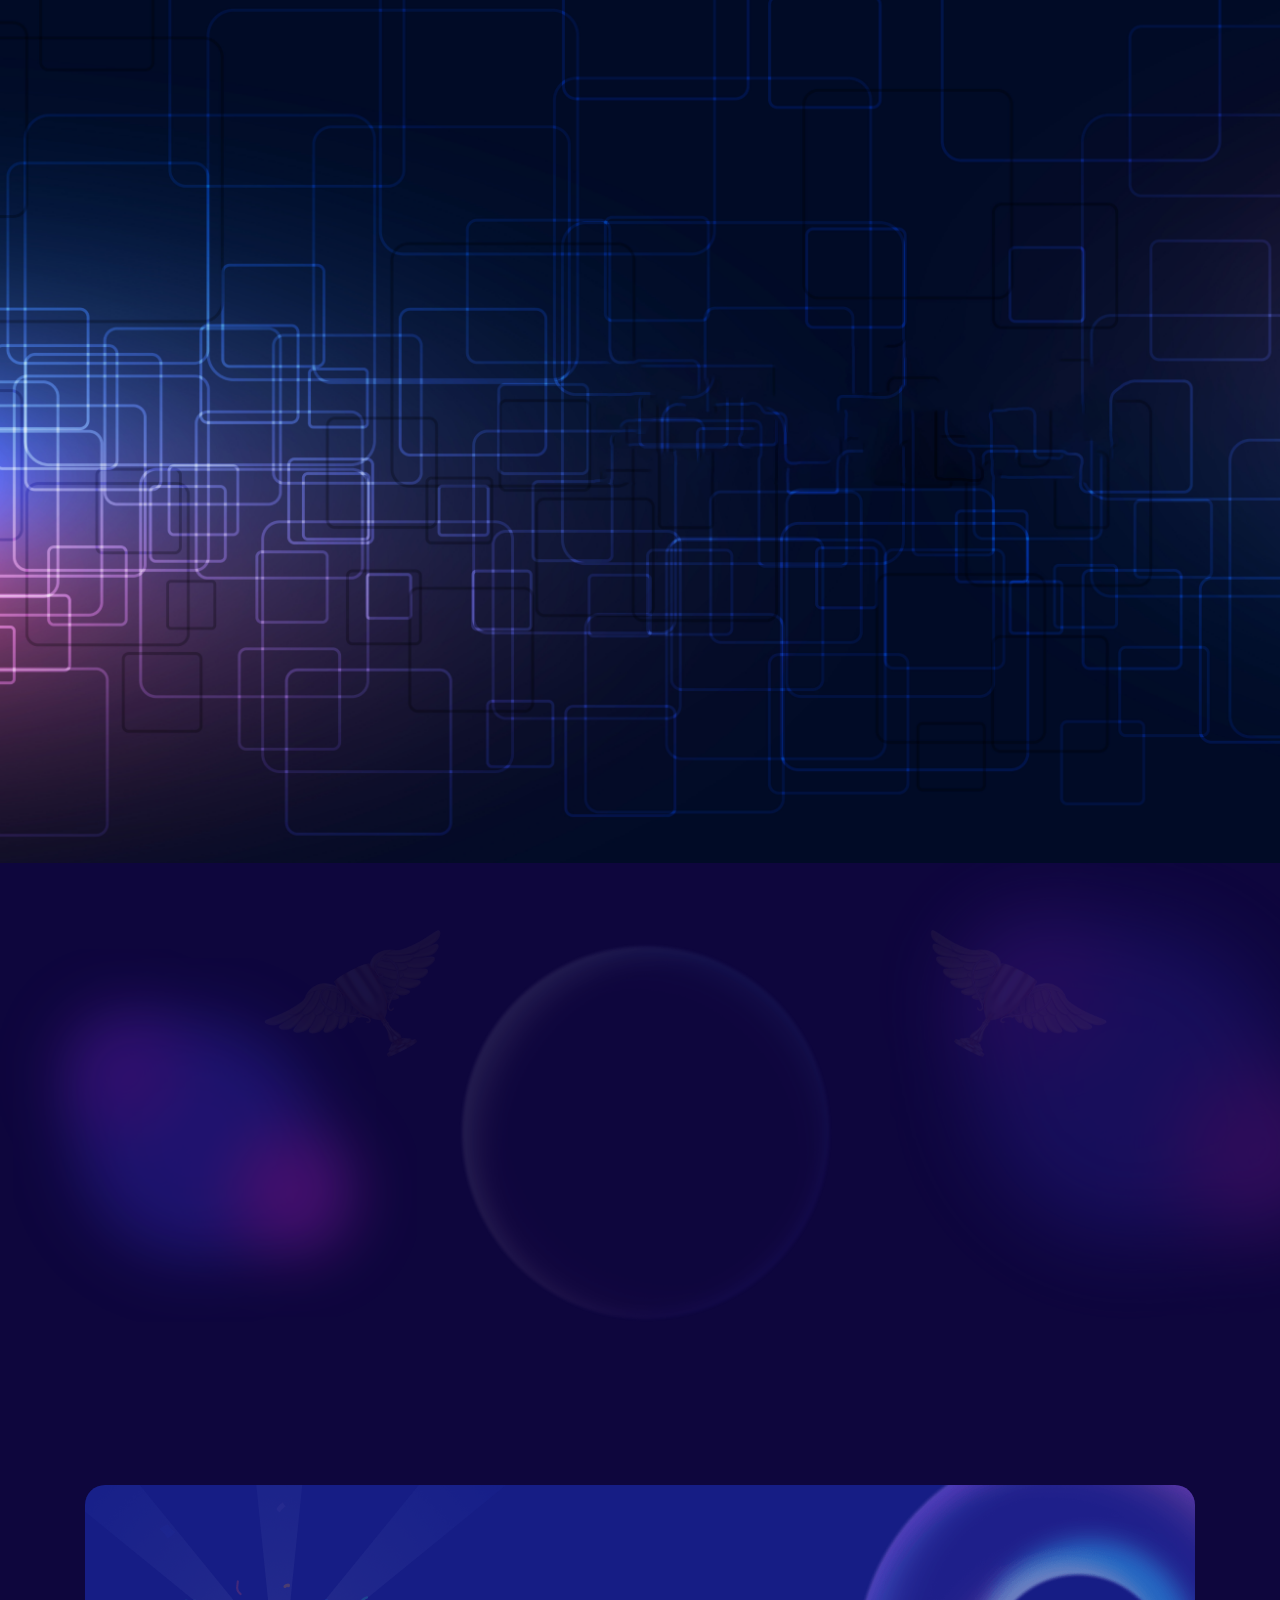
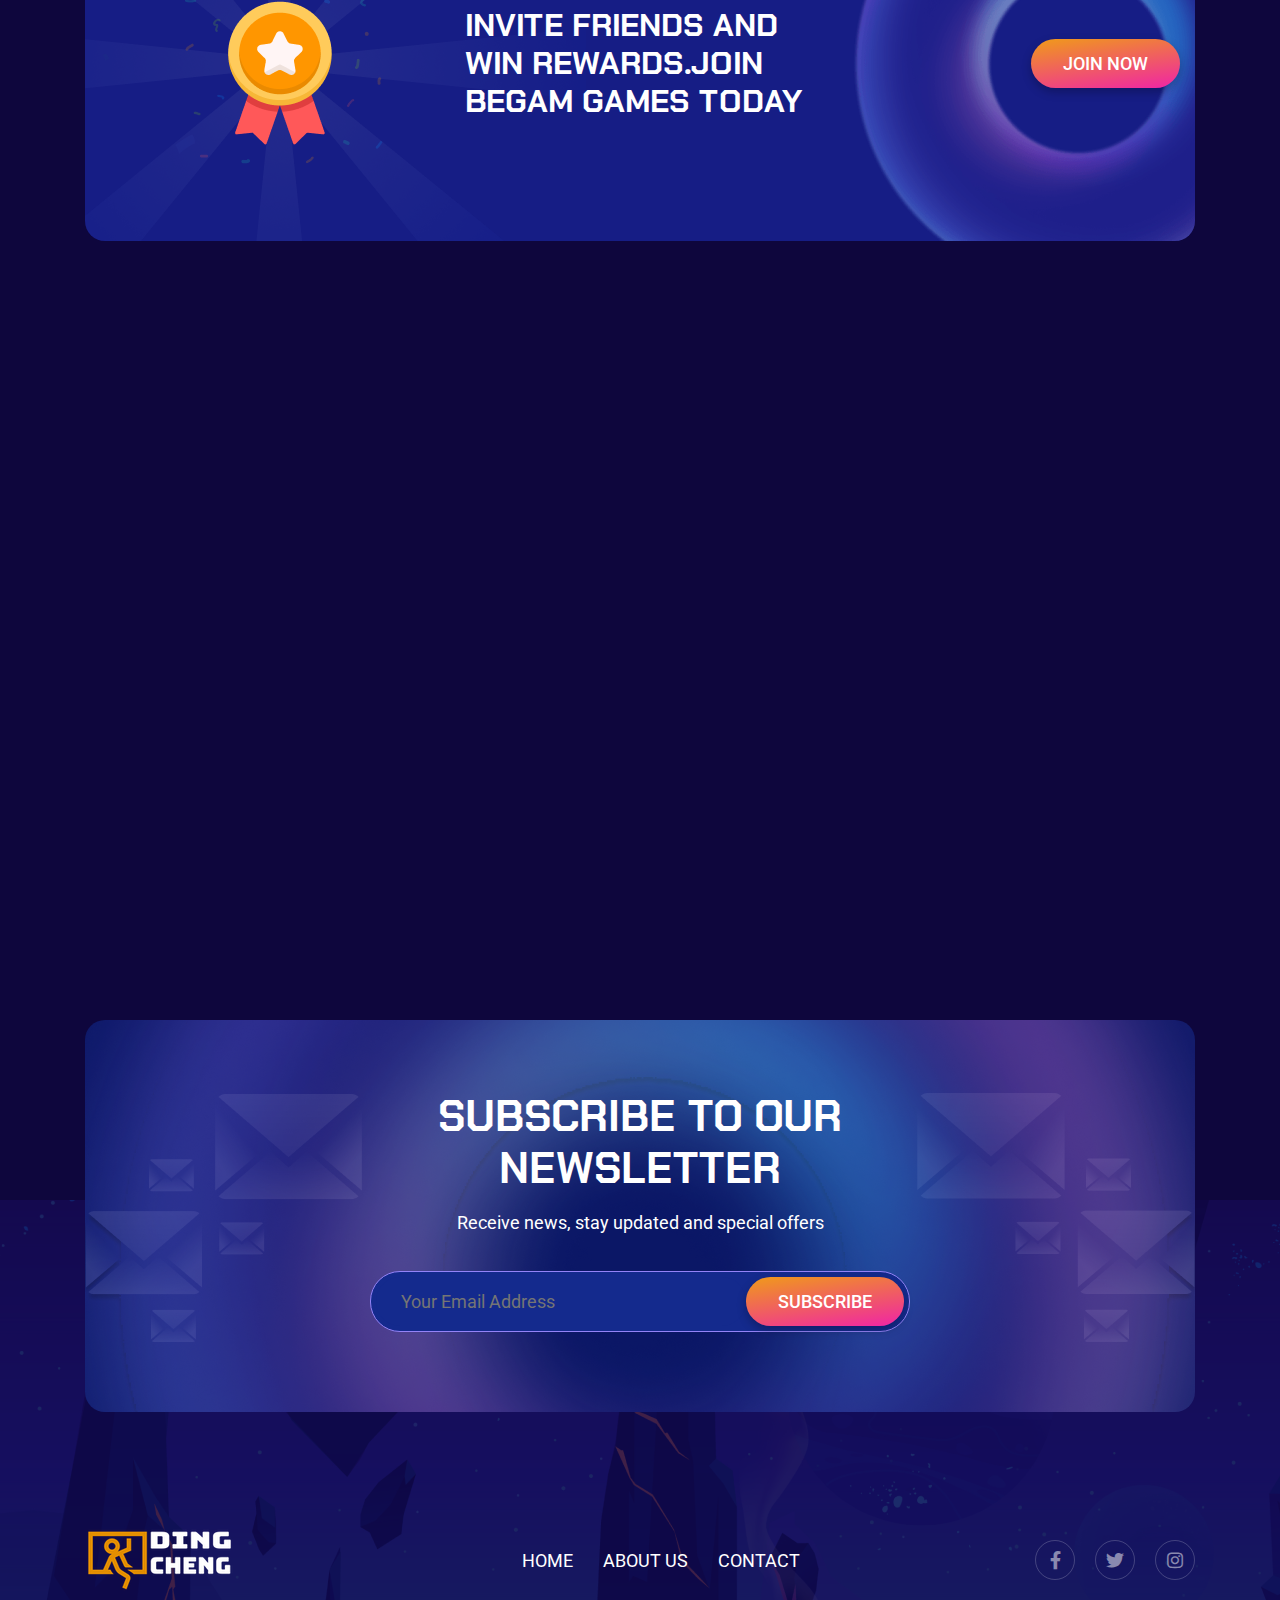
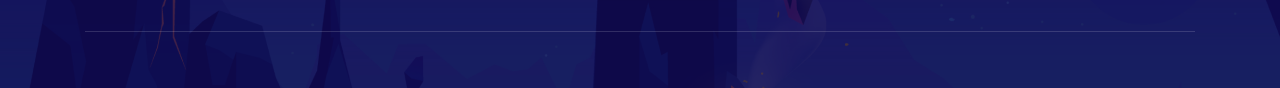
<file: tournaments.html>
﻿<!DOCTYPE html>
<html lang="zxx">

<head>
    <meta charset="UTF-8">
    <meta http-equiv="X-UA-Compatible" content="IE=edge" />
    <meta name="viewport" content="width=device-width, initial-scale=1.0">
    <meta http-equiv="X-UA-Compatible" content="ie=edge">
    <title>DC Tech</title>

    <link rel="shortcut icon" href="images/fav.png" type="image/x-icon">
    <link rel="stylesheet" href="css/bootstrap.min.css">
    <link rel="stylesheet" href="css/fontawesome.min.css">
    <link rel="stylesheet" href="css/slick.css">
    <link rel="stylesheet" href="css/nice-select.css">
    <link rel="stylesheet" href="css/animate.css">
    <link rel="stylesheet" href="css/style.css">
</head>

<body>

    <!-- start preloader -->
    <div class="preloader" id="preloader"></div>
    <!-- end preloader -->

    <a href="#" class="scrollToTop"><i class="fas fa-angle-double-up"></i></a>

    <!-- header-section start -->
    <header id="header-section">
        <div class="overlay">
            <div class="container">
                <div class="row d-flex header-area">
                    <div class="logo-section flex-grow-1 d-flex align-items-center">
                        <a class="site-logo site-title" href="index.html"><img src="images/logo.png"
                                alt="site-logo"></a>
                    </div>
                    <button class="navbar-toggler ml-auto collapsed" type="button" data-toggle="collapse"
                        data-target="#navbarSupportedContent" aria-controls="navbarSupportedContent"
                        aria-expanded="false" aria-label="Toggle navigation">
                        <i class="fas fa-bars"></i>
                    </button>
                    <nav class="navbar navbar-expand-lg p-0">
                        <div class="navbar-collapse collapse" id="navbarSupportedContent">
                            <ul class="navbar-nav main-menu ml-auto">
                                <li><a href="index.html">Home</a></li>
                                <li class="menu_has_children"><a href="#0" class="active">Tournaments</a>
                                    <ul class="sub-menu">
                                        <li><a href="tournaments.html">Tournaments</a></li>
                                        <li><a href="tournaments-single.html">Tournaments Single</a></li>
                                    </ul>
                                </li>
                                <li class="menu_has_children"><a href="#0">Pages</a>
                                    <ul class="sub-menu">
                                        <li><a href="about-us.html">About Us</a></li>
                                        <li><a href="shop.html">Shop</a></li>
                                        <li><a href="shop-details.html">Shop Details</a></li>
                                        <li><a href="profile.html">Profile</a></li>
                                        <li><a href="cart.html">Cart</a></li>
                                        <li><a href="check-out.html">Check Out</a></li>
                                        
                                        
                                    </ul>
                                </li>
                                <li><a href="contact.html">Contact</a></li>
                            </ul>
                        </div>
                    </nav>
                    <div class="right-area header-action d-flex align-items-center">
                        <div class="search-icon">
                            <a href="#"><img src="images/search_btn.png" alt="icon"></a>
                        </div>
                        <div class="lang d-flex align-items-center">
                            <select>
                                <option value="1">EN</option>
                                <option value="2">ไทย</option>
                            </select>
                        </div>
                        <a href="login.html" class="login-btn">Login</a>
                        <a href="registration.html" class="cmn-btn">Join Now!</a>
                    </div>
                </div>
            </div>
        </div>
    </header>
    <!-- header-section end -->

    <!-- banner-section start -->
    <section id="banner-section" class="inner-banner">
        <div class="ani-img">
            <img class="img-1" src="images/banner-circle-1.png" alt="icon">
            <img class="img-2" src="images/banner-circle-2.png" alt="icon">
            <img class="img-3" src="images/banner-circle-2.png" alt="icon">
        </div>
        <div class="banner-content d-flex align-items-center">
            <div class="container">
                <div class="row justify-content-center">
                    <div class="col-lg-6">
                        <div class="main-content">
                            <h1>Tournaments</h1>
                            <h3>ทัวร์นาเมนต์</h3>
                            <div class="breadcrumb-area">
                                <nav aria-label="breadcrumb">
                                    <ol class="breadcrumb d-flex justify-content-center">
                                        <li class="breadcrumb-item"><a href="index.html">Home</a></li>
                                        <li class="breadcrumb-item active" aria-current="page">Tournaments</li>
                                    </ol>
                                </nav>
                            </div>
                        </div>
                    </div>
                </div>
            </div>
        </div>
        <div class="container">
            <div class="testimonials-carousel d-flex align-items-center">
                <div class="bottom-item">
                    <div class="row">
                        <div class="col-lg-5">
                            <div class="left-item">
                                <p class="text-sm">Registration Opened</p>
                                <h4>Leader Cup #7</h4>
                                <div class="draw-counter d-flex">
                                    <div class="time-parameter left">
                                        <h5>26</h5>
                                        <span>SEP</span>
                                    </div>
                                    <div class="head">
                                        <div class="date-area d-flex justify-content-center"
                                            data-countdown="2022/06/20">
                                        </div>
                                        <div class="time-parameter">
                                            <span>DAY</span>
                                            <span>HRS</span>
                                            <span>MIN</span>
                                            <span>SEC</span>
                                        </div>
                                    </div>
                                </div>
                                <div class="btn-area">
                                    <a href="registration.html" class="cmn-btn">Join now!</a>
                                </div>
                            </div>
                        </div>
                        <div class="col-lg-7">
                            <div class="right-area">
                                <img class="img-char" src="images/character.png" alt="image">
                            </div>
                        </div>
                    </div>
                </div>
                <div class="bottom-item">
                    <div class="row">
                        <div class="col-lg-5">
                            <div class="left-item">
                                <p class="text-sm">Registration Opened</p>
                                <h4>Leader Cup #7</h4>
                                <div class="draw-counter d-flex">
                                    <div class="time-parameter left">
                                        <h5>26</h5>
                                        <span>SEP</span>
                                    </div>
                                    <div class="head">
                                        <div class="date-area d-flex justify-content-center"
                                            data-countdown="2022/06/20">
                                        </div>
                                        <div class="time-parameter">
                                            <span>DAY</span>
                                            <span>HRS</span>
                                            <span>MIN</span>
                                            <span>SEC</span>
                                        </div>
                                    </div>
                                </div>
                                <div class="btn-area">
                                    <a href="#" class="cmn-btn">Join now!</a>
                                </div>
                            </div>
                        </div>
                        <div class="col-lg-7">
                            <div class="right-area">
                                <img class="img-char" src="images/character.png" alt="image">
                            </div>
                        </div>
                    </div>
                </div>
                <div class="bottom-item">
                    <div class="row">
                        <div class="col-lg-5">
                            <div class="left-item">
                                <p class="text-sm">Registration Opened</p>
                                <h4>Leader Cup #7</h4>
                                <div class="draw-counter d-flex">
                                    <div class="time-parameter left">
                                        <h5>26</h5>
                                        <span>SEP</span>
                                    </div>
                                    <div class="head">
                                        <div class="date-area d-flex justify-content-center"
                                            data-countdown="2022/06/20">
                                        </div>
                                        <div class="time-parameter">
                                            <span>DAY</span>
                                            <span>HRS</span>
                                            <span>MIN</span>
                                            <span>SEC</span>
                                        </div>
                                    </div>
                                </div>
                                <div class="btn-area">
                                    <a href="#" class="cmn-btn">Join now!</a>
                                </div>
                            </div>
                        </div>
                        <div class="col-lg-7">
                            <div class="right-area">
                                <img class="img-char" src="images/character.png" alt="image">
                            </div>
                        </div>
                    </div>
                </div>
                <div class="bottom-item">
                    <div class="row">
                        <div class="col-lg-5">
                            <div class="left-item">
                                <p class="text-sm">Registration Opened</p>
                                <h4>Leader Cup #7</h4>
                                <div class="draw-counter d-flex">
                                    <div class="time-parameter left">
                                        <h5>26</h5>
                                        <span>SEP</span>
                                    </div>
                                    <div class="head">
                                        <div class="date-area d-flex justify-content-center"
                                            data-countdown="2022/06/20">
                                        </div>
                                        <div class="time-parameter">
                                            <span>DAY</span>
                                            <span>HRS</span>
                                            <span>MIN</span>
                                            <span>SEC</span>
                                        </div>
                                    </div>
                                </div>
                                <div class="btn-area">
                                    <a href="#" class="cmn-btn">Join now!</a>
                                </div>
                            </div>
                        </div>
                        <div class="col-lg-7">
                            <div class="right-area">
                                <img class="img-char" src="images/character.png" alt="image">
                            </div>
                        </div>
                    </div>
                </div>
            </div>
        </div>
    </section>
    <!-- banner-section end -->

    <!-- Browse Tournaments start -->
    <section id="tournaments-section" class="pt-120 tournaments">
        <div class="overlay pt-120 pb-120">
            <div class="container wow fadeInUp">
                <div class="row d-flex justify-content-center">
                    <div class="col-lg-8 text-center">
                        <div class="section-header">
                            <h2 class="title">Browse Tournaments</h2>
                            <p>Find the perfect tournaments for you. Head to head matches
                                where you pick the game, rules and prize.</p>
                        </div>
                    </div>
                </div>
                <div class="row mb-40 mp-none">
                    <div class="col-lg-3 col-md-3">
                        <div class="single-input">
                            <span>Status</span>
                            <select>
                                <option>Status</option>
                                <option value="1">Upcoming 1</option>
                                <option value="2">Upcoming 2</option>
                                <option value="3">Upcoming 3</option>
                                <option value="5">Upcoming 5</option>
                            </select>
                        </div>
                    </div>
                    <div class="col-lg-3 col-md-3">
                        <div class="single-input">
                            <span>Search</span>
                            <input type="text" placeholder="Search">
                        </div>
                    </div>
                    <div class="col-lg-3 col-md-3">
                        <div class="single-input">
                            <span>Team Size</span>
                            <select>
                                <option>Select Team Size</option>
                                <option value="1">Size 1</option>
                                <option value="2">Size 2</option>
                                <option value="3">Size 3</option>
                                <option value="4">Size 4</option>
                            </select>
                        </div>
                    </div>
                    <div class="col-lg-3 col-md-3">
                        <div class="single-input">
                            <span>Entry Fee</span>
                            <select>
                                <option>Select Entry Fee</option>
                                <option value="1">50</option>
                                <option value="2">60</option>
                                <option value="3">70</option>
                                <option value="4">80</option>
                            </select>
                        </div>
                    </div>
                </div>
                <div class="single-item">
                    <div class="row">
                        <div class="col-lg-3 col-md-3 d-flex align-items-center">
                            <img class="top-img" src="images/game-img-1.png" alt="image">
                        </div>
                        <div class="col-lg-6 col-md-9 d-flex align-items-center">
                            <div class="mid-area">
                                <h4>Mix It Mondays - Carry Only</h4>
                                <div class="title-bottom d-flex">
                                    <div class="time-area bg">
                                        <img src="images/waitng-icon.png" alt="image">
                                        <span>Starts in</span>
                                        <span class="time">10d 2H 18M</span>
                                    </div>
                                    <div class="date-area bg">
                                        <span class="date">Apr 21, 5:00 AM EDT</span>
                                    </div>
                                </div>
                                <div class="single-box d-flex">
                                    <div class="box-item">
                                        <span class="head">ENTRY/PLAYER</span>
                                        <span class="sub">10 Credits</span>
                                    </div>
                                    <div class="box-item">
                                        <span class="head">Team Size</span>
                                        <span class="sub">2 VS 2</span>
                                    </div>
                                    <div class="box-item">
                                        <span class="head">Max Teams</span>
                                        <span class="sub">64</span>
                                    </div>
                                    <div class="box-item">
                                        <span class="head">Enrolled</span>
                                        <span class="sub">11</span>
                                    </div>
                                    <div class="box-item">
                                        <span class="head">skill Level</span>
                                        <span class="sub">All</span>
                                    </div>
                                </div>
                            </div>
                        </div>
                        <div class="col-lg-3 d-flex align-items-center">
                            <div class="prize-area text-center">
                                <div class="contain-area">
                                    <span class="prize"><img src="images/price-coin.png" alt="image">prize</span>
                                    <h4 class="dollar">$739</h4>
                                    <a href="tournaments-single.html" class="cmn-btn">View Tournament</a>
                                    <p>Top 3 Players Win a Cash Prize</p>
                                </div>
                            </div>
                        </div>
                    </div>
                </div>
                <div class="single-item">
                    <div class="row">
                        <div class="col-lg-3 col-md-3 d-flex align-items-center">
                            <img class="top-img" src="images/game-img-2.png" alt="image">
                        </div>
                        <div class="col-lg-6 col-md-9 d-flex align-items-center">
                            <div class="mid-area">
                                <h4>Head 2 Head - Weekly - Nano</h4>
                                <div class="title-bottom d-flex">
                                    <div class="time-area bg">
                                        <img src="images/waitng-icon.png" alt="image">
                                        <span>Starts in</span>
                                        <span class="time">10d 2H 18M</span>
                                    </div>
                                    <div class="date-area bg">
                                        <span class="date">Apr 21, 5:00 AM EDT</span>
                                    </div>
                                </div>
                                <div class="single-box d-flex">
                                    <div class="box-item">
                                        <span class="head">ENTRY/PLAYER</span>
                                        <span class="sub">10 Credits</span>
                                    </div>
                                    <div class="box-item">
                                        <span class="head">Team Size</span>
                                        <span class="sub">2 VS 2</span>
                                    </div>
                                    <div class="box-item">
                                        <span class="head">Max Teams</span>
                                        <span class="sub">64</span>
                                    </div>
                                    <div class="box-item">
                                        <span class="head">Enrolled</span>
                                        <span class="sub">11</span>
                                    </div>
                                    <div class="box-item">
                                        <span class="head">skill Level</span>
                                        <span class="sub">All</span>
                                    </div>
                                </div>
                            </div>
                        </div>
                        <div class="col-lg-3 d-flex align-items-center">
                            <div class="prize-area text-center">
                                <div class="contain-area">
                                    <span class="prize"><img src="images/price-coin.png" alt="image">prize</span>
                                    <h4 class="dollar">$854</h4>
                                    <a href="tournaments-single.html" class="cmn-btn">View Tournament</a>
                                    <p>Top 3 Players Win a Cash Prize</p>
                                </div>
                            </div>
                        </div>
                    </div>
                </div>
                <div class="single-item">
                    <div class="row">
                        <div class="col-lg-3 col-md-3 d-flex align-items-center">
                            <img class="top-img" src="images/game-img-3.png" alt="image">
                        </div>
                        <div class="col-lg-6 col-md-9 d-flex align-items-center">
                            <div class="mid-area">
                                <h4>marathon aim premium</h4>
                                <div class="title-bottom d-flex">
                                    <div class="time-area bg">
                                        <img src="images/waitng-icon.png" alt="image">
                                        <span>Starts in</span>
                                        <span class="time">10d 2H 18M</span>
                                    </div>
                                    <div class="date-area bg">
                                        <span class="date">Apr 21, 5:00 AM EDT</span>
                                    </div>
                                </div>
                                <div class="single-box d-flex">
                                    <div class="box-item">
                                        <span class="head">ENTRY/PLAYER</span>
                                        <span class="sub">10 Credits</span>
                                    </div>
                                    <div class="box-item">
                                        <span class="head">Team Size</span>
                                        <span class="sub">2 VS 2</span>
                                    </div>
                                    <div class="box-item">
                                        <span class="head">Max Teams</span>
                                        <span class="sub">64</span>
                                    </div>
                                    <div class="box-item">
                                        <span class="head">Enrolled</span>
                                        <span class="sub">11</span>
                                    </div>
                                    <div class="box-item">
                                        <span class="head">skill Level</span>
                                        <span class="sub">All</span>
                                    </div>
                                </div>
                            </div>
                        </div>
                        <div class="col-lg-3 d-flex align-items-center">
                            <div class="prize-area text-center">
                                <div class="contain-area">
                                    <span class="prize"><img src="images/price-coin.png" alt="image">prize</span>
                                    <h4 class="dollar">$105</h4>
                                    <a href="tournaments-single.html" class="cmn-btn">View Tournament</a>
                                    <p>Top 3 Players Win a Cash Prize</p>
                                </div>
                            </div>
                        </div>
                    </div>
                </div>
                <div class="single-item">
                    <div class="row">
                        <div class="col-lg-3 col-md-3 d-flex align-items-center">
                            <img class="top-img" src="images/game-img-4.png" alt="image">
                        </div>
                        <div class="col-lg-6 col-md-9 d-flex align-items-center">
                            <div class="mid-area">
                                <h4>Begum Fortnite Tournament 23</h4>
                                <div class="title-bottom d-flex">
                                    <div class="time-area bg">
                                        <img src="images/waitng-icon.png" alt="image">
                                        <span>Starts in</span>
                                        <span class="time">10d 2H 18M</span>
                                    </div>
                                    <div class="date-area bg">
                                        <span class="date">Apr 21, 5:00 AM EDT</span>
                                    </div>
                                </div>
                                <div class="single-box d-flex">
                                    <div class="box-item">
                                        <span class="head">ENTRY/PLAYER</span>
                                        <span class="sub">10 Credits</span>
                                    </div>
                                    <div class="box-item">
                                        <span class="head">Team Size</span>
                                        <span class="sub">2 VS 2</span>
                                    </div>
                                    <div class="box-item">
                                        <span class="head">Max Teams</span>
                                        <span class="sub">64</span>
                                    </div>
                                    <div class="box-item">
                                        <span class="head">Enrolled</span>
                                        <span class="sub">11</span>
                                    </div>
                                    <div class="box-item">
                                        <span class="head">skill Level</span>
                                        <span class="sub">All</span>
                                    </div>
                                </div>
                            </div>
                        </div>
                        <div class="col-lg-3 d-flex align-items-center">
                            <div class="prize-area text-center">
                                <div class="contain-area">
                                    <span class="prize"><img src="images/price-coin.png" alt="image">prize</span>
                                    <h4 class="dollar">$473</h4>
                                    <a href="tournaments-single.html" class="cmn-btn">View Tournament</a>
                                    <p>Top 3 Players Win a Cash Prize</p>
                                </div>
                            </div>
                        </div>
                    </div>
                </div>
                <div class="single-item mp-none">
                    <div class="row">
                        <div class="col-lg-3 col-md-3 d-flex align-items-center">
                            <img class="top-img" src="images/game-img-5.png" alt="image">
                        </div>
                        <div class="col-lg-6 col-md-9 d-flex align-items-center">
                            <div class="mid-area">
                                <h4>60 Player - Weekly - Micro</h4>
                                <div class="title-bottom d-flex">
                                    <div class="time-area bg">
                                        <img src="images/waitng-icon.png" alt="image">
                                        <span>Starts in</span>
                                        <span class="time">10d 2H 18M</span>
                                    </div>
                                    <div class="date-area bg">
                                        <span class="date">Apr 21, 5:00 AM EDT</span>
                                    </div>
                                </div>
                                <div class="single-box d-flex">
                                    <div class="box-item">
                                        <span class="head">ENTRY/PLAYER</span>
                                        <span class="sub">10 Credits</span>
                                    </div>
                                    <div class="box-item">
                                        <span class="head">Team Size</span>
                                        <span class="sub">2 VS 2</span>
                                    </div>
                                    <div class="box-item">
                                        <span class="head">Max Teams</span>
                                        <span class="sub">64</span>
                                    </div>
                                    <div class="box-item">
                                        <span class="head">Enrolled</span>
                                        <span class="sub">11</span>
                                    </div>
                                    <div class="box-item">
                                        <span class="head">skill Level</span>
                                        <span class="sub">All</span>
                                    </div>
                                </div>
                            </div>
                        </div>
                        <div class="col-lg-3 d-flex align-items-center">
                            <div class="prize-area text-center">
                                <div class="contain-area">
                                    <span class="prize"><img src="images/price-coin.png" alt="image">prize</span>
                                    <h4 class="dollar">$778</h4>
                                    <a href="tournaments-single.html" class="cmn-btn">View Tournament</a>
                                    <p>Top 3 Players Win a Cash Prize</p>
                                </div>
                            </div>
                        </div>
                    </div>
                </div>
            </div>
        </div>
    </section>
    <!-- Browse Tournaments end -->

    <!-- Players of the Week In start -->
    <section id="players-week-section">
        <div class="overlay pt-120 pb-120">
            <div class="container wow fadeInUp">
                <div class="row justify-content-center">
                    <div class="col-lg-7 mb-30">
                        <div class="section-header text-center">
                            <h2 class="title">Players of the Week</h2>
                            <p>We take a look at the best player of the week awarded
                                on Monday for the previous Monday to Sunday</p>
                        </div>
                    </div>
                </div>
                <div class="row mp-none">
                    <div class="col-lg-4 col-md-6">
                        <div class="single-item text-center">
                            <div class="img-area">
                                <div class="img-wrapper">
                                    <img src="images/player-1.png" alt="image">
                                </div>
                            </div>
                            <a href="profile.html"><h5>Barton Griggs</h5></a>
                            <p class="date">
                                <span class="text-sm earn">1970 XP Earned</span>
                                <span class="text-sm">04/05 - 04/12</span>
                            </p>
                            <p class="text-sm credit">
                                <span class="text-sm"><img src="images/credit-icon.png" alt="image"> +20 credits</span>
                            </p>
                            <a href="profile.html" class="cmn-btn">View Profile</a>
                        </div>
                    </div>
                    <div class="col-lg-4 col-md-6">
                        <div class="single-item mid-area text-center">
                            <div class="top-level">
                                <img src="images/star.png" alt="image">
                            </div>
                            <div class="img-area">
                                <div class="img-wrapper">
                                    <img src="images/player-2.png" alt="image">
                                </div>
                            </div>
                            <a href="profile.html"><h5>Mervin Trask</h5></a>
                            <p class="date">
                                <span class="text-sm earn">1970 XP Earned</span>
                                <span class="text-sm">04/05 - 04/12</span>
                            </p>
                            <p class="text-sm credit">
                                <span class="text-sm"><img src="images/credit-icon.png" alt="image"> +20 credits</span>
                            </p>
                            <a href="profile.html" class="cmn-btn">View Profile</a>
                        </div>
                    </div>
                    <div class="col-lg-4 col-md-6">
                        <div class="single-item text-center">
                            <div class="img-area">
                                <div class="img-wrapper">
                                    <img src="images/player-3.png" alt="image">
                                </div>
                            </div>
                            <a href="profile.html"><h5>Adria Poulin</h5></a>
                            <p class="date">
                                <span class="text-sm earn">1970 XP Earned</span>
                                <span class="text-sm">04/05 - 04/12</span>
                            </p>
                            <p class="text-sm credit">
                                <span class="text-sm"><img src="images/credit-icon.png" alt="image"> +20 credits</span>
                            </p>
                            <a href="profile.html" class="cmn-btn">View Profile</a>
                        </div>
                    </div>
                </div>
            </div>
        </div>
    </section>
    <!-- Players of the Week In end -->

    <!-- How Works start -->
    <section id="how-works-section">
        <div class="overlay pt-120">
            <div class="container wow fadeInUp">
                <div class="row d-flex justify-content-center">
                    <div class="col-lg-6 text-center">
                        <div class="section-header">
                            <h2 class="title">How It Works</h2>
                            <p>It's easier than you think. Follow 4 simple easy steps</p>
                        </div>
                    </div>
                </div>
                <div class="row mp-top">
                    <div class="col-lg-3 col-md-3 col-sm-6 d-flex justify-content-center">
                        <div class="single-item">
                            <div class="icon-area">
                                <span>1</span>
                                <img src="images/how-icon-1.png" alt="image">
                            </div>
                            <div class="text-area">
                                <h5>Signup</h5>
                            </div>
                        </div>
                    </div>
                    <div class="col-lg-3 col-md-3 col-sm-6 d-flex justify-content-center obj-rel">
                        <div class="single-item">
                            <div class="icon-area">
                                <span>2</span>
                                <img src="images/how-icon-2.png" alt="image">
                            </div>
                            <div class="text-area">
                                <h5>Deposit</h5>
                            </div>
                        </div>
                    </div>
                    <div class="col-lg-3 col-md-3 col-sm-6 d-flex justify-content-center obj-alt">
                        <div class="single-item">
                            <div class="icon-area">
                                <span>3</span>
                                <img src="images/how-icon-3.png" alt="image">
                            </div>
                            <div class="text-area">
                                <h5>Compete</h5>
                            </div>
                        </div>
                    </div>
                    <div class="col-lg-3 col-md-3 col-sm-6 d-flex justify-content-center obj-rel">
                        <div class="single-item">
                            <div class="icon-area">
                                <span>4</span>
                                <img src="images/how-icon-4.png" alt="image">
                            </div>
                            <div class="text-area">
                                <h5>Get Paid</h5>
                            </div>
                        </div>
                    </div>
                </div>
                <div class="row d-flex justify-content-center">
                    <div class="col-lg-6 text-center">
                        <a href="registration.html" class="cmn-btn">Join Now!</a>
                    </div>
                </div>
            </div>
        </div>
    </section>
    <!-- How Works end -->

    <!-- Call to Action In start -->
    <section id="call-to-action">
        <div class="overlay pt-120 pb-120">
            <div class="container">
                <div class="main-content">
                    <div class="row d-sm-flex justify-content-sm-end">
                        <div class="col-lg-4 col-md-1">
                            <img class="left" src="images/call-to-action-left.png" alt="image">
                        </div>
                        <div class="col-lg-4 col-md-5 col-sm-5 d-flex align-items-center">
                            <div class="section-item">
                                <h4>Invite Friends and Win Rewards.Join BEGAM Games today</h4>
                            </div>
                        </div>
                        <div class="col-lg-4 col-md-6 col-sm-6 d-flex justify-content-center justify-content-sm-end align-items-center">
                            <div class="btn-area d-flex justify-content-center justify-content-sm-end align-items-center">
                                <a href="registration.html" class="cmn-btn">Join Now</a>
                            </div>
                            <img src="images/call-to-action-right.png" alt="image">
                        </div>
                    </div>
                </div>
            </div>
        </div>
    </section>
    <!-- Call to Action In end -->

    <!-- Call Action In start -->
    <section id="call-action">
        <div class="overlay pb-120">
            <div class="container wow fadeInUp">
                <div class="row d-flex justify-content-between align-items-center">
                    <div class="col-lg-6 col-md-6">
                        <div class="left-area">
                            <h2 class="title">Build Your Esports Profile</h2>
                            <p>Showcase your achievements, match history and win rate while you build your reputation on Begam.</p>
                            <a href="registration.html" class="cmn-btn-second">Sign Up Free</a>
                        </div>
                    </div>
                    <div class="col-lg-5 col-md-6">
                        <div class="right-area">
                            <img src="images/profile-info.png" alt="image">
                        </div>
                    </div>
                </div>
            </div>
        </div>
    </section>
    <!-- Call Action In end -->

    <!-- footer-section start -->
    <footer id="footer-section">
        <div class="overlay">
            <div class="container">
                <div class="row">
                    <div class="col-lg-12">
                        <div class="footer-top">
                            <div class="row justify-content-center">
                                <div class="col-lg-6 col-md-8">
                                    <div class="top-area text-center">
                                        <h3>Subscribe to Our Newsletter</h3>
                                        <p>Receive news, stay updated and special offers</p>
                                    </div>
                                    <form action="#">
                                        <div class="subscribe d-flex">
                                            <input type="email" placeholder="Your Email Address">
                                            <button class="cmn-btn">Subscribe</button>
                                        </div>
                                    </form>
                                </div>
                            </div>
                        </div>
                    </div>
                </div>
            </div>
        </div>
        <div class="footer-mid pt-120">
            <div class="container">
                <div class="row d-flex">
                    <div class="col-lg-8 col-md-8 d-flex justify-content-md-between justify-content-center align-items-center cus-grid">
                        <div class="logo-section">
                            <a class="site-logo site-title" href="index.html"><img src="images/logo.png" alt="site-logo"></a>
                        </div>
                        <ul class="menu-side d-flex align-items-center">
                            <li><a href="index.html" class="active">Home</a></li>
                            <li><a href="about-us.html">About Us</a></li>
                            <li><a href="contact.html">Contact</a></li>
                        </ul>
                    </div>
                    <div class="col-lg-4 col-md-4 d-flex align-items-center justify-content-center justify-content-md-end">
                        <div class="right-area">
                            <ul class="d-flex">
                                <li><a href="#"><i class="fab fa-facebook-f"></i></a></li>
                                <li><a href="#"><i class="fab fa-twitter"></i></a></li>
                                <li><a href="#"><i class="fab fa-instagram"></i></a></li>
                            </ul>
                        </div>
                    </div>
                </div>
            </div>
        </div>
        <div class="footer-bottom">
            <div class="container">
                <div class="main-content">
                    <div class="row d-flex align-items-center justify-content-center">
                       
                    </div>
                </div>
            </div>
        </div>
    </footer>
    <!-- footer-section end -->

    <script src="js/jquery-3.5.1.min.js"></script>
    <script src="js/bootstrap.min.js"></script>
    <script src="js/slick.js"></script>
    <script src="js/jquery.nice-select.min.js"></script>
    <script src="js/fontawesome.js"></script>
    <script src="js/countdown.jquery.js"></script>
    <script src="js/jquery.counterup.min.js"></script>
    <script src="js/jquery.waypoints.min.js"></script>
    <script src="js/wow.js"></script>
    <script src="js/main.js"></script>

</body>


</html>
</file>
<file: css/nice-select.css>
.nice-select {
  -webkit-tap-highlight-color: transparent;
  background-color: transparent;
  border-radius: 5px;
  border: solid 1px transparent;
  box-sizing: border-box;
  clear: both;
  cursor: pointer;
  display: block;
  float: left;
  font-family: inherit;
  font-size: 14px;
  font-weight: normal;
  height: 35px;
  line-height: 40px;
  outline: none;
  padding-left: 18px;
  padding-right: 30px;
  position: relative;
  text-align: left !important;
  -webkit-transition: all 0.2s ease-in-out;
  transition: all 0.2s ease-in-out;
  -webkit-user-select: none;
     -moz-user-select: none;
      -ms-user-select: none;
          user-select: none;
  white-space: nowrap;
  width: auto; }
  .nice-select:after {
    border-bottom: 2px solid #90a1b5;
    border-right: 2px solid #90a1b5;
    content: '';
    display: block;
    height: 8px;
    margin-top: -4px;
    pointer-events: none;
    position: absolute;
    right: 12px;
    top: 50%;
    -webkit-transform-origin: 66% 66%;
        -ms-transform-origin: 66% 66%;
            transform-origin: 66% 66%;
    -webkit-transform: rotate(45deg);
        -ms-transform: rotate(45deg);
            transform: rotate(45deg);
    -webkit-transition: all 0.15s ease-in-out;
    transition: all 0.15s ease-in-out;
    width: 8px; }
  .nice-select.open:after {
    -webkit-transform: rotate(-135deg);
        -ms-transform: rotate(-135deg);
            transform: rotate(-135deg); }
  .nice-select.open .list {
    opacity: 1;
    pointer-events: auto;
    -webkit-transform: scale(1) translateY(0);
        -ms-transform: scale(1) translateY(0);
            transform: scale(1) translateY(0); }
  .nice-select.disabled {
    border-color: #e7ecf2;
    color: #90a1b5;
    pointer-events: none; }
    .nice-select.disabled:after {
      border-color: #cdd5de; }
  .nice-select.wide {
    width: 100%; }
    .nice-select.wide .list {
      left: 0 !important;
      right: 0 !important; }
  .nice-select.right {
    float: right; }
    .nice-select.right .list {
      left: auto;
      right: 0; }
  .nice-select.small {
    font-size: 12px;
    height: 36px;
    line-height: 34px; }
    .nice-select.small:after {
      height: 4px;
      width: 4px; }
    .nice-select.small .option {
      line-height: 34px;
      min-height: 34px; }
  .nice-select .list {
    background-color: #fff;
    border-radius: 5px;
    box-shadow: 0 0 0 1px rgba(68, 88, 112, 0.11);
    box-sizing: border-box;
    margin-top: 4px;
    opacity: 0;
    overflow: hidden;
    padding: 0;
    pointer-events: none;
    position: absolute;
    top: 100%;
    left: 0;
    -webkit-transform-origin: 50% 0;
        -ms-transform-origin: 50% 0;
            transform-origin: 50% 0;
    -webkit-transform: scale(0.75) translateY(-21px);
        -ms-transform: scale(0.75) translateY(-21px);
            transform: scale(0.75) translateY(-21px);
    -webkit-transition: all 0.2s cubic-bezier(0.5, 0, 0, 1.25), opacity 0.15s ease-out;
    transition: all 0.2s cubic-bezier(0.5, 0, 0, 1.25), opacity 0.15s ease-out;
    z-index: 9; }
    .nice-select .list:hover .option:not(:hover) {
      background-color: transparent !important; }
  .nice-select .option {
    cursor: pointer;
    font-weight: 400;
    line-height: 40px;
    list-style: none;
    min-height: 40px;
    outline: none;
    padding-left: 18px;
    padding-right: 29px;
    text-align: left;
    -webkit-transition: all 0.2s;
    transition: all 0.2s; }
    .nice-select .option:hover, .nice-select .option.focus, .nice-select .option.selected.focus {
      background-color: #f6f7f9; }
    .nice-select .option.selected {
      font-weight: bold; }
    .nice-select .option.disabled {
      background-color: transparent;
      color: #90a1b5;
      cursor: default; }

.no-csspointerevents .nice-select .list {
  display: none; }

.no-csspointerevents .nice-select.open .list {
  display: block; }

code[class*="language-"],
pre[class*="language-"] {
  border-radius: 2px;
  color: #445870;
  -webkit-hyphens: none;
      -ms-hyphens: none;
          hyphens: none;
  line-height: 1.5;
  -moz-tab-size: 4;
    -o-tab-size: 4;
       tab-size: 4;
  text-align: left;
  white-space: pre;
  word-break: normal;
  word-spacing: normal;
  word-wrap: normal;
  direction: ltr;
  font-family: Inconsolata, monospace;
  font-size: 13px;
  letter-spacing: 0; }

/* Code blocks */
pre[class*="language-"] {
  padding: 18px 24px;
  margin: 0 0 24px;
  overflow: auto; }

:not(pre) > code[class*="language-"],
pre[class*="language-"] {
  background: #f6f7f9; }

/* Inline code */
:not(pre) > code[class*="language-"] {
  padding: 0 2px 1px; }

.token.comment,
.token.prolog,
.token.doctype,
.token.cdata {
  color: #90a1b5; }

.token.punctuation {
  color: #999; }

.namespace {
  opacity: .7; }

.token.property,
.token.tag,
.token.boolean,
.token.number,
.token.constant,
.token.symbol,
.token.deleted {
  color: #EC4444; }

.token.selector,
.token.attr-name,
.token.string,
.token.char,
.token.builtin,
.token.inserted {
  color: #4ABF60; }

.token.operator,
.token.entity,
.token.url,
.language-css .token.string,
.style .token.string {
  color: #a67f59;
  background: rgba(255, 255, 255, 0.5); }

.token.atrule,
.token.attr-value,
.token.keyword {
  color: #55a1fb; }

.token.function {
  color: #DD4A68; }

.token.regex,
.token.important,
.token.variable {
  color: #e90; }

.token.important,
.token.bold {
  font-weight: bold; }

.token.italic {
  font-style: italic; }

.token.entity {
  cursor: help; }
</file>
<file: css/style.css>
/* reset css start 
更多精品模板：http://www.bootstrapmb.com
*/
@import url('https://fonts.googleapis.com/css2?family=Chakra+Petch:wght@300;400;500;600;700&family=Roboto:wght@100;300;400;500;700;900&display=swap');
:root{
    --body-font: 'Roboto', sans-serif;
    --body-alt-font: 'Chakra Petch', sans-serif;
    --body-color: #fff;
    --para-color: #64BE56;
    --para-alt-color: #00FADF;

    --body-bg:#0E063D;
}
html{
    scroll-behavior: smooth;
    overflow-x: hidden;
}
body {
    font-family: var(--body-font);
    background-color: var(--body-bg);
    font-size: 18px;
    line-height: 25px;
    padding: 0;
    margin: 0;
    font-weight: 400;
    overflow-x: hidden;
}
h1,h2,h3,h4,h5,h6 {
    padding: 0;
    margin: 0;
}
  h1,h1>a,
  h2,h2>a,
  h3,h3>a,
  h4,h4>a,
  h5,h5>a,
  h6,h6>a {
    font-family: var(--body-alt-font);
    color: var(--body-color);
    font-weight: bold;
    text-transform: uppercase;
    text-transform: initial;
    transition: all 0.3s;
    -webkit-transition: all 0.3s;
    -moz-transition: all 0.3s;
    -ms-transition: all 0.3s;
    -o-transition: all 0.3s;
}
  h1>a:hover,
  h2>a:hover,
  h3>a:hover,
  h4>a:hover,
  h5>a:hover,
  h6>a:hover {
    color: var(--body-color);
}
  h1, h1>a {
    font-size: 76px;
    line-height: 91px;
  }
  h2, h2>a {
    font-size: 57px;
    line-height: 68px;
  }
  h3, h3>a {
    font-size: 43px;
    line-height: 52px;
  }
  h4, h4>a {
    font-size: 32px;
    line-height: 38px;
  }
  h5, h5>a {
    font-size: 24px;
    line-height: 29px;
  }
  h6, h6>a {
    font-size: 18px;
    line-height: 22px;
  }
  a {
    display: inline-block;
    color: var(--body-color);
    font-weight: 400;
    font-size: 18px;
    line-height: 25px;
  }
  a,a:focus, a:hover {
    text-decoration: none;
    outline: none;
    color: var(--body-color);
  }
  p, span, li {
    margin: 0;
    font-family: var(--body-font);
    font-weight: 400;
    font-size: 18px;
    line-height: 27px;
    color: var(--body-color);
  }
  .text-sm{
    font-family: var(--body-font);
    font-weight: 400;
    font-size: 14px;
    line-height: 21px;
  }
  .d-grid{
      display: grid !important;
  }
  .mb-40{
      margin-bottom: 40px;
  }
  .mb-30{
      margin-bottom: 30px;
  }
  img {
    max-width: 100%;
    height: auto;
  }
  ul, ol {
    padding: 0;
    margin: 0;
    list-style: none;
  }
  button:focus{
    outline: none !important;
    box-shadow: none !important;
  }
  input:focus,
  textarea:focus {
    outline: none;
    box-shadow: none;
  }
  button {
    border: none;
    cursor: pointer;
  }
input[type=radio]{
    width: initial;
}
input, textarea {
    padding: 10px 25px;
    border: 1px solid #4450B8;
    width: 100%;
    font-family: var(--body-font);
}
select {
    padding: 10px 20px;
    border: none;
    cursor: pointer;
    outline: none;
}
textarea {
    min-height: 150px;
    resize: none;
}
input::-webkit-outer-spin-button,
input::-webkit-inner-spin-button {
  -webkit-appearance: none;
  margin: 0;
}
input[type=number] {
  -moz-appearance: textfield;
}
span{
    display: inline-block;
}
.table thead th, .table td, .table th {
    border: none;
}
.bg_img {
    background-size: cover;
    background-position: center;
    background-repeat: no-repeat; 
}
.bg_img {
    background-position: center;
    background-size: cover;
}
.mr-1, .mx-1 {
    margin-right: 0.25rem !important;
}
.mr-60 {
    margin-right: 60px;
}
.mt-1, .my-1 {
    margin-top: 0.25rem !important;
}
.button-group {
    display: inline-flex;
    overflow: hidden;
    flex-wrap: wrap;
    justify-content: center;
}
.b-none {
    border: none !important;
}
.nice-select:after{
    position: absolute;
    content: '';
    background-image: url(../images/down-arrow.png);
    background-repeat: no-repeat;
    height: 7px;
    width: 15px;
    right: 6px;
    transition: all ease 0.3s;
    border: none;
    -webkit-transform: rotate(0deg);
    -ms-transform: rotate(0deg);
    transform: rotate(0deg);
}
.nice-select.open:after {
    -webkit-transform: rotate(-180deg);
    -ms-transform: rotate(-180deg);
    transform: rotate(-180deg);
    right: 15px;
    margin-top: -5px;
}
.nice-select.open .list{
    background-color: #0D0D59;
}
.nice-select .option:hover, .nice-select .option.focus, .nice-select .option.selected.focus {
    background-color: transparent;
    color: #00FEDF;
}
.section-header{
    margin-top: -12px;
    margin-bottom: 50px;
}
.section-header h5{
    color: #00FADF;
    margin-bottom: 20px;
}
.title{
    font-family: var(--body-alt-font);
    color: var(--body-color);
    font-weight: 700;
    text-transform: uppercase;
    margin-bottom: 10px;
}
.title span {
    font-size: 57px;
    font-family: var(--body-alt-font);
    line-height: inherit;
    font-weight: 700;
    color: var(--para-alt-color);
}
iframe {
    border:0;
    width: 100%;
}
@media (max-width: 991px) {
    .section-title{
        font-size: 40px;
    }
}
@media (max-width: 575px) {
    .sub-title,
    .sub-title-alt{
        font-size: 12px;
    }
}
.section-title span{
    color: var(--primary-color);
    font-size: inherit;
    font-family: inherit;
    line-height: inherit;
    font-weight: inherit;
}
.shadow-none {
    -webkit-box-shadow: none;
    box-shadow: none;
}
.mb-30-none{
    margin-bottom: -30px;
}
.mb-30{
    margin-bottom: 30px;
}
.mt-30 {
    margin-top: 30px;
}
.pt-120 {
    padding-top: 120px;
}
@media (max-width: 991px) {
    .pt-120 {
        padding-top: 60px;
    }
}
@media (max-width: 575px) {
    .pt-120 {
        padding-top: 50px;
    }
}
.pb-120 {
    padding-bottom: 120px;
}
@media (max-width: 991px) {
    .pb-120 {
        padding-bottom: 60px;
    }
}
@media (max-width: 575px) {
    .pb-120 {
        padding-bottom: 50px;
    }
}
body::-webkit-scrollbar {
    width: 4px;
}
body::-webkit-scrollbar-track {
    background: transparent; 
}
body::-webkit-scrollbar-thumb {
    background: #535264; 
}
body::-webkit-scrollbar-thumb:hover {
    background: #535264; 
}
@media (max-width: 991px) {
    .header-section .header-top {
        display: block;
    }
}
@media (max-width: 991px) {
    .navbar-collapse {
        max-height: 320px;
        overflow: auto;
    }
}
.navbar-collapse .main-menu .menu_has_children.show .sub-menu {
    display: grid;
}
@media (max-width: 991px) {
    .menu_has_children .sub-menu {
        display: none !important;
    }
    .menu_has_children .sub-menu li {
        width: 100% ;
    }
    .navbar-collapse .main-menu .menu_has_children.show .sub-menu {
        display: inline-flex !important;
        flex-wrap: wrap;
        margin-left: 20px;
    }
}
.navbar-collapse .main-menu li:last-child .sub-menu {
    left: auto;
    right: 0;
}
.navbar-collapse .main-menu .cart span{
    background-color: rgba(183, 165, 255, 0.2);
    color: #fff;
    padding: 0 20px;
    border-radius: 15px;
    margin-left: 5px;
}
.navbar-collapse .main-menu .cart-area {
    top: 40px;
}
.navbar-collapse .main-menu .cart-area button{
    background-color: transparent;
    color: var(--body-color);
    margin: 0 15px;
    font-weight: 500;
}
.navbar-collapse .main-menu li {
    position: relative;
}
.navbar-collapse .main-menu li:hover .sub-menu {
    opacity: 1;
    visibility: visible;
    top: 100%;
}
.navbar-collapse .main-menu li.menu_has_children {
    position: relative;
}
.navbar-collapse .main-menu li.menu_has_children i {
    font-size: 18px;
    margin-left: 5px;
}
@media (max-width: 991px) {
    .navbar-collapse .main-menu li.menu_has_children::before {
        top: 12px;
        right: 15px;
    }
}
.navbar-collapse .main-menu li a {
    padding: 40px 15px;
    font-weight: 800;
    font-family: var(--body-font);
    font-size: 18px;
    text-transform: capitalize;
}
@media (max-width: 991px) {
    .navbar-collapse .main-menu li a {
        padding: 10px 8px;
        display: block;
    }
    .navbar-expand-lg {
        float: right;
        width: 100%;
    }
}
.navbar-collapse .main-menu li .sub-menu {
    position: absolute;
    top: 100%;
    left: 0;
    width: 230px;
    background-color: #0D0D59;
    padding: 0;
    opacity: 0;
    visibility: hidden;
    -webkit-transition: all 0.3s;
    transition: all 0.3s;
    z-index: 9;
}
.navbar-collapse .main-menu li .sub-menu li a {
    padding: 15px 20px;
    display: block;
    border-bottom: 1px solid #7400D3;
}
.navbar-collapse .main-menu li .sub-menu li:last-child a {
    border-bottom: 1px solid transparent;
}
.navbar-collapse .main-menu li .sub-menu li a:hover {
    border-radius: 0 !important;
}
.nav-area{
    display: contents;
    justify-content: space-between;
    z-index: 100;
}
@media (max-width: 991px) {
    .navbar-collapse .main-menu li .sub-menu {
        position: initial;
        opacity: 1;
        visibility: visible;
        display: none;
        -webkit-transition: none;
        transition: none;
    }
}
.menu-toggle {
    margin: 15px 0;
    position: relative;
    display: block;
    width: 35px;
    height: 20px;
    cursor: pointer;
    background: transparent;
    border-top: 2px solid #ffffff;
    border-bottom: 2px solid #ffffff;
    font-size: 0;
    -webkit-transition: all 0.25s ease-in-out;
    transition: all 0.25s ease-in-out;
}
.menu-toggle.is-active {
    border-color: transparent;
}
.menu-toggle::before, .menu-toggle::after {
    content: '';
    display: block;
    width: 100%;
    height: 2px;
    position: absolute;
    top: 50%;
    left: 50%;
    background: #ffffff;
    -webkit-transform: translate(-50%, -50%);
    transform: translate(-50%, -50%);
    transition: -webkit-transform 0.25s ease-in-out;
    -webkit-transition: -webkit-transform 0.25s ease-in-out;
    transition: transform 0.25s ease-in-out;
    transition: transform 0.25s ease-in-out, -webkit-transform 0.25s ease-in-out;
}
.menu-toggle.is-active::before {
    -webkit-transform: translate(-50%, -50%) rotate(45deg);
    transform: translate(-50%, -50%) rotate(45deg);
}
.menu-toggle.is-active::after {
    -webkit-transform: translate(-50%, -50%) rotate(-45deg);
    transform: translate(-50%, -50%) rotate(-45deg);
}
.navbar-toggler {
    padding-right: 0;
    display: none;
}
.toggle-btn{
    padding: 8px 12px;
    background-color: var(--primary-color);
    color:#ffffff;
    font-weight: 500;
    text-transform: capitalize;
    border: 1px solid transparent;
    -webkit-transition: all 0.3s;
    transition: all 0.3s;
    border-radius: 4px;
}
.header-section .header-bottom {
    padding: 10px 10px;
}
@media (max-width: 991px) {
    .navbar-toggler{
        display: inline-block;
    }
    .navbar-light .navbar-toggler {
        position: absolute;
        right: 14%;
        margin-top: 5px;
        border: none;
    }
    #header-section .right-area {
        position: absolute;
        right: 20%;
        top: 12px;
    }
    .header-area{
        position: relative;
        padding: 15px 0;
    }
    #header-section .navbar .navbar-brand img{
        max-width: initial;
    }
    #header-section .navbar .navbar-brand {
        margin-top: -5px;
        width: 35%;
    }
    .navbar-collapse .main-menu {
        padding-top: 30px;
    }
    #header-section .navbar .navbar-bottom{
        padding: 20px 0;
    }
    #header-section .navbar .navbar-top {
        justify-content: center !important;
    }
    #header-section {
        background-color: #5c2cc5 !important;
    }
    #header-section .overlay .navbar-toggler i{
        color: var(--body-color);
    }
    #header-section .navbar .navbar-nav .menu_has_children::after {
        transform: translateX(70px);
        left: 0;
    }
}
@media (max-width: 800px) {
    .navbar-light .navbar-toggler {
        right: 4%;
    }
}
@media (max-width: 440px) {
    #header-section .navbar .navbar-top .language-select-list img{
        display: none;
    }
    #header-section .navbar .navbar-top a {
        margin: 0 6px !important;
        font-size: 12px;
    }
    #header-section .navbar .navbar-top .language-select-list {
        margin: 0 !important;
    }
    #header-section .navbar .nice-select .option,
    #header-section .navbar .nice-select.select-bar .current{
        font-size: 12px;
    }
    #header-section .navbar .navbar-brand img {
        max-width: initial;
        width: 115px;
    }
    .navbar-light .navbar-toggler{
        margin-top: 0;
    }
    #header-section .navbar .navbar-collapse .navbar-nav {
        padding-right: 0;
    }
}
.scrollToTop {
    position: fixed;
    bottom: 0;
    right: 30px;
    width: 45px;
    height: 45px;
    background-image: linear-gradient(45deg, rgb(247,112,98) 0%, rgb(254,81,150) 100%);
    border-radius: 5px;
    color: #fff;
    line-height: 45px;
    font-size: 20px;
    text-align: center;
    z-index: 9;
    cursor: pointer;
    transition: all 1s;
    transform: translateY(100%);
}
.scrollToTop.active {
    bottom: 30px;
    transform: translateY(0%);
    color: #fff;
}
.scrollToTop:hover{
    color: #fff;
}
.preloader{
    position: fixed;
    width: 100%;
    height: 100vh;
    z-index: 999999999;
    overflow: visible;
    background: #000000 url(../images/preloader.gif) no-repeat center center;
    background-size: 400px 400px;
}
  #header-section.header-fixed {
        position: fixed;
        top: 0;
        left: 0;
        width: 100%;
        z-index: 9999;
        background-color: #00003E;
        box-shadow: 0px 3px 10px 0px rgb(0 0 0 / 30%);
        border-bottom: 1px solid rgb(255 255 255 / 25%);
    }
    #header-section.header-fixed .header-top,
    #header-section.header-fixed .header-middle {
        display: none!important;
    }
    #header-section.header-fixed .header-area{
        border-color: transparent;
    }
    #header-section.header-fixed .header-bottom {
        background-color: var(--body-color);
        box-shadow: 0px 3px 10px 0px rgba(0, 0, 0, 0.1);
    }
    #header-section .header-top {
        padding: 20px 0;
    }
  .animated {
    -webkit-animation-duration: 1s;
    animation-duration: 1s;
    -webkit-animation-fill-mode: both;
    animation-fill-mode: both;
  }
  @-webkit-keyframes fadeInDown {
    from {
      opacity: 0;
      -webkit-transform: translate3d(0, -100%, 0);
      -ms-transform: translate3d(0, -100%, 0);
      transform: translate3d(0, -100%, 0);
    }
    to {
      opacity: 1;
      -webkit-transform: none;
      -ms-transform: none;
      transform: none;
    }
  }
  @keyframes fadeInDown {
    from {
      opacity: 0;
      -webkit-transform: translate3d(0, -100%, 0);
      -ms-transform: translate3d(0, -100%, 0);
      transform: translate3d(0, -100%, 0);
    }
    to {
      opacity: 1;
      -webkit-transform: none;
      -ms-transform: none;
      transform: none;
    }
  }
  .fadeInDown {
    -webkit-animation-name: fadeInDown;
    animation-name: fadeInDown;
  }
  @keyframes zoomInOut {
    50% {
      -webkit-transform:scale(1.2);
      -moz-transform:scale(1.2);
      -ms-transform:scale(1.2);
      -o-transform:scale(1.2);
      transform:scale(1.2);
    }
  }

@-moz-keyframes spin { 100% { -moz-transform: rotate(360deg); } }
@-webkit-keyframes spin { 100% { -webkit-transform: rotate(360deg); } }
@keyframes spin { 100% { -webkit-transform: rotate(360deg); transform:rotate(360deg); } }
@-webkit-keyframes rotating {
    from{
        -webkit-transform: rotate(0deg);
    }
    to{
        -webkit-transform: rotate(360deg);
    }
}
@-webkit-keyframes rotating-rev {
    from{
        -webkit-transform: rotate(360deg);
    }
    to{
        -webkit-transform: rotate(0deg);
    }
}

/* cmn btn */
.cmn-btn {
    position: relative;
    text-transform: uppercase;
    font-weight: 500;
    font-size: 18px;
    line-height: 27px;
    transition: all 0.5s;
    padding: 11px 32px;
    background: linear-gradient(351.09deg, #F029A0 4.36%, #F0B000 117.5%);
    box-shadow: 0px 4px 10px rgba(0, 0, 0, 0.25);
    border-radius: 25px;
    overflow: hidden;
    z-index: 0;
}
.cmn-btn::before {
    content: "";
    width: 100%;
    height: 100%;
    position: absolute;
    top: 0;
    left: -100%;
    background: linear-gradient(351.09deg, #F0B000 4.36%, #F029A0 117.5%);
    z-index: -1;
    -webkit-transition: all 0.5s ease;
    -moz-transition: all 0.5s ease;
    transition: all 0.5s ease;
}
.cmn-btn:hover::before {
    left: 0;
    transition: all 0.5s ease;
}
.cmn-btn-second {
    position: relative;
    padding: 15px 30px;
    display: inline-block;
    overflow: hidden;
}
.cmn-btn-second::before {
    content: "";
    position: absolute;
    top: 0;
    left: 0;
    right: 0;
    bottom: 0;
    border-radius: 50px;
    padding: 1px;
    background: linear-gradient(165deg,#EDB8FF,#6148FF);
    -webkit-mask: linear-gradient(#fff 0 0) content-box, linear-gradient(#fff 0 0);
    -webkit-mask-composite: destination-out;
    mask-composite: exclude;
}
.cmn-btn-second::after {
    content: "";
    width: 100%;
    height: 100%;
    position: absolute;
    top: 0;
    left: 0;
    border-radius: 50px;
    opacity: 0;
    background: linear-gradient(351.09deg, #F0B000 4.36%, #F029A0 117.5%);
    z-index: -1;
    -webkit-transition: all 0.5s ease;
    -moz-transition: all 0.5s ease;
    transition: all 0.5s ease;
}
.cmn-btn-second:hover::after {
    left: 0;
    transition: all 0.5s ease;
    opacity: 1;
}
/* header area */
#header-section {
    position: absolute;
    top: 0;
    left: 0;
    width: 100%;
    z-index: 999;
    background-color: transparent;
}
#header-section .site-logo{
    margin-top: -4px;
}
#header-section .header-area{
    margin-left: 0;
    margin-right: 0;
    border-bottom: 1px solid #4543A9;
}
#header-section .navbar .navbar-nav .dropdown a,
#header-section .right-area span,
#header-section .navbar .navbar-nav li a{
    color: #fff;
    font-weight: 500;
    font-size: 16px;
    line-height: 21px;
    text-transform: uppercase;
}
#header-section .navbar .navbar-nav li a.active,
#header-section .navbar .navbar-nav li a:hover{
    color: var(--para-alt-color);
}
#header-section .navbar .navbar-nav .menu_has_children a{
    padding-right: 40px;
}
#header-section .navbar .navbar-nav .menu_has_children{
    display: grid;
    align-items: center;
}
#header-section .navbar .navbar-nav .menu_has_children::after{
    position: absolute;
    content: '';
    background-image: url(../images/down-arrow.png);
    background-repeat: no-repeat;
    height: 7px;
    width: 15px;
    right: 15px;
    transition: all ease 0.3s;
}
#header-section .navbar {
    margin-right: 60px;
}
#header-section .navbar .navbar-nav .dropdown{
    display: flex;
    align-items: center;
}
#header-section .right-area .nice-select .list{
    background-color: #0D0D59;
}
#header-section .right-area .nice-select{
    padding-left: 30px;
    margin-right: 15px;
}
#header-section .right-area .search-icon i{
    color: var(--body-color);
}
#header-section .right-area .login-btn{
    text-transform: uppercase;
    font-weight: 500;
    padding: 0 10px 0 30px;
    position: relative;
}
#header-section .right-area .login-btn::before{
    position: absolute;
    content: '';
    width: 1px;
    height: 30px;
    background-color: rgba(255, 255, 255, 0.498039);
    left: 0;
    top: 0;
}
#header-section .right-area .cmn-btn{
    margin-left: 10px;
}

/* banner-section */
#banner-section {
    position: relative;
    padding-top: 247px;
    background-color: #280B70;
    background-image: url(../images/banner-bg.png);
    background-size: 117%;
    background-repeat: no-repeat;
    z-index: 0;
}
#banner-section .banner-content .main-content .top-area h3{
    color: var(--para-alt-color);
}

#banner-section .banner-content .main-content .top-area h1{
    margin: 20px 0;
}
#banner-section .banner-content .main-content .top-area h1,
#banner-section .banner-content .main-content .top-area h3{
    text-transform: uppercase;
}
#banner-section .banner-content .main-content .top-area .cmn-btn{
    margin: 0 20px;
}
#banner-section .banner-content .main-content .top-area p{
    margin: auto 27%;
    margin-bottom: 40px;
}
#banner-section .banner-content .ani-illu{
    position: relative;
    bottom: -35px;
    z-index: -1;
    margin-bottom: 34px;
}
#banner-section .banner-content .ani-illu img{
    position: absolute;
}
#banner-section .banner-content .ani-illu .left-1{
    left: -15%;
    bottom: 0;
}
#banner-section .banner-content .ani-illu .right-2{
    right: -15%;
    bottom: 0;
}

/* Available Game */
#available-game-section .main-container{
    background: linear-gradient(178.07deg, #4609C3 -9.74%, #0E063D 82.69%);
    box-shadow: 0px -122px 50px rgba(37, 15, 116, 0.560784);
    border-radius: 20px;
    padding: 80px 100px 0;
    margin-bottom: -8px;
}
#available-game-section .main-container .btn-area{
    margin-top: 40px;
}
#available-game-section .main-container .single-item{
    padding: 0 15px;
}
#available-game-section .available-game-carousel{
    margin: 0 -15px;
    margin-bottom: -7px;
}
#available-game-section .slick-initialized .slick-arrow {
    position: absolute;
    background-color: transparent;
    border-radius: 4px;
    padding: 2px 5px;
    line-height: 0;
    outline: none;
    transition: all 0.5s;
}
#available-game-section .slick-initialized .slick-next {
    right: calc(8% - -10px);
    top: -43%;
    z-index: 1;
}
#available-game-section .slick-initialized .slick-prev {
    right: calc(8% - 60px);
    top: -43%;
    z-index: 2;
}
#available-game-section .slick-initialized .slick-next,
#available-game-section .slick-initialized .slick-prev {
    border-style: solid;
    border-width: 1px;
    border-color: rgba(237,184,255,1);
    width: 50px;
    height: 50px;
    border-radius: 50%;
    display: inline-block;
}
#available-game-section .slick-initialized .slick-next:hover,
#available-game-section .slick-initialized .slick-prev:hover {
    background: linear-gradient(351.09deg, #F0B000 4.36%, #F029A0 117.5%);
    border-color: transparent;
}
#available-game-section .slick-initialized .slick-prev::before,
#available-game-section .slick-initialized .slick-next::before{
    content: '';
    height: 100px;
    width: 100px;
    position: absolute;
    top: 15px;
    left: 15px;
}
#available-game-section .slick-initialized .slick-prev::before{
    background: url(../images/right-arrow.png);
    background-repeat: no-repeat;
}
#available-game-section .slick-initialized .slick-next::before{
    background: url(../images/left-arrow.png);
    background-repeat: no-repeat;
}

/* How Works */
#how-works-section{
    position: relative;
    background-image: url(../images/how-works-bg.png);
    background-size: 100%;
    background-repeat: no-repeat;
}
#how-works-section.border-area{
    position: relative;
}
#how-works-section.border-area::before{
    position: absolute;
    content: '';
    width: 80%;
    height: 1px;
    background: rgb(255 255 255 / 30%);
    top: 0;
    left: 10%;
}
#how-works-section .obj-rel,
#how-works-section .obj-alt{
    position: relative;
}
#how-works-section .obj-alt::before,
#how-works-section .obj-rel::before{
    position: absolute;
    content: '';
    height: 100%;
    width: 100%;
    left: -20%;
    top: 15%;
}
#how-works-section .obj-alt::before{
    background-image: url(../images/line-one.png);
    background-repeat: no-repeat;
}
#how-works-section .obj-rel::before{
    background-image: url(../images/line-two.png);
    background-repeat: no-repeat;
}
#how-works-section .mp-top{
    margin-top: 13px;
}
#how-works-section .single-item {
    text-align: center;
}
#how-works-section .single-item .icon-area{
    background: #4609C3;
    border-radius: 10px;
    display: inline-block;
    padding: 23px 25px;
    position: relative;
}
#how-works-section .single-item .icon-area span{
    position: absolute;
    background: linear-gradient(351.09deg, #F0B000 4.36%, #F029A0 117.5%);
    border-radius: 50px;
    font-weight: 500;
    width: 30px;
    height: 30px;
    right: -12px;
    top: -13px;
    display: flex;
    align-items: center;
    justify-content: center;
}
#how-works-section .single-item .text-area {
    position: relative;
}
#how-works-section .single-item .text-area h5{
    text-transform: uppercase;
    margin-top: 23px;
    font-weight: 700;
}
#how-works-section .overlay .cmn-btn{
    margin-top: 40px;
    margin-bottom: -7px;
}

/* Browse Tournaments */
#tournaments-section {
    background-image: url(../images/tournaments-bg.png);
    background-size: 100%;
    background-repeat: no-repeat;
    background-color: #100649;
}
#tournaments-section .section-header p{
    margin: auto 15%;
}
#tournaments-section .single-input input{
    padding: 15px 20px;
    background: transparent;
    color: var(--body-color);
}
#tournaments-section .single-input li,
#tournaments-section .single-input span{
    font-weight: 400;
    font-size: 14px;
    line-height: 21px;
}
#tournaments-section .single-input .nice-select{
    padding: 8px 15px;
    height: inherit;
    font-weight: 400;
}
#tournaments-section .single-input .nice-select .list{
    width: 100%;
    background-color: #0D0D59;
    padding-top: 15px;
}
#tournaments-section .single-input .nice-select,
#tournaments-section .single-input input{
    width: 100%;
    display: block;
    border: 1px solid #7363D3;
    border-radius: 5px;
    margin-top: 10px;
    font-size: 14px;
}
#tournaments-section .single-item.mp-none{
    margin-bottom: 0;
}
#tournaments-section .single-item{
    background-color: #0E063D;
    padding: 20px;
    border: 1px solid #EDB8FF;
    border-radius: 5px;
    margin-bottom: 10px;
}
#tournaments-section .single-item h4{
    text-transform: uppercase;
}
#tournaments-section .single-item .bg{
    background: #21156E;
    border-radius: 5px;
    margin-right: 30px;
    padding: 10px 15px;
}
#tournaments-section .single-item .bg .time{
    color: #00FADF;
}
#tournaments-section .single-item .title-bottom{
    border-bottom: 1px solid #32286D;
    margin-top: 20px;
    padding-bottom: 35px;
}
#tournaments-section .single-item .single-box{
    margin: 35px 0 0;
}
#tournaments-section .single-item .single-box .box-item{
    border: 1px solid #281D61;
    margin-right: 19px;
    text-align: center;
    padding-bottom: 15px;
    padding-top: 15px;
}
#tournaments-section .single-item .single-box .box-item .head{
    font-size: 10px;
    line-height: 15px;
    text-transform: uppercase;
}
#tournaments-section .single-item .single-box .box-item .sub{
    text-transform: uppercase;
    font-weight: bold;
    font-size: 13px;
    line-height: 19px;
    color: #00FADF;
}
#tournaments-section .single-item .prize-area{
    border: 1px solid #281D61;
    width: 100%;
    height: 100%;
}
#tournaments-section .single-item .prize-area .prize{
    font-size: 14px;
    line-height: 21px;
    color: #75D115;
    text-transform: uppercase;
    display: block;
    margin-bottom: 6px;
}
#tournaments-section .single-item .prize-area .prize img{
    margin-right: 5px;
}
#tournaments-section .single-item .contain-area{
    margin: 60px auto;
}
#tournaments-section .single-item .prize-area .cmn-btn{
    font-style: normal;
    font-weight: 500;
    font-size: 14px;
    line-height: 21px;
    margin: 10px 0 4px;
}
#tournaments-section .single-item .prize-area p{
    font-weight: normal;
    font-size: 14px;
    line-height: 21px;
    margin: auto 25%;
}

/* Counter Section */
#counter-section {
    background-image: url(../images/counter-bg.png);
    background-size: 100%;
    background-repeat: no-repeat;
}
#counter-section .single-item {
    border: 1px solid #EDB8FF;
    border-radius: 15px;
    padding: 40px 0 33px;
}
#counter-section .single-item .img-area{
    background-color: #4609C3;
    width: 100px;
    height: 100px;
    border-radius: 50%;
    display: flex;
    justify-content: center;
    align-items: center;
    margin: 0 auto;
}
#counter-section .single-item h3{
    margin: 18px 0 5px;
}
#counter-section .single-item h3,
#counter-section .single-item span{
    text-transform: uppercase;
}
#counter-section .single-item span{
    font-size: inherit;
    font-family: inherit;
    font-weight: inherit;
}
#counter-section .single-item p{
    font-weight: 500;
    font-size: 14px;
    line-height: 21px;
    text-transform: uppercase;
    color: #64BE56;
}

/* Players of the Week */
#players-week-section{
    background-image: url(../images/players-week-bg.png);
    background-size: cover;
    background-repeat: no-repeat;
}
#players-week-section .single-item{
    background: rgba(14, 6, 61, 0.5);
    box-shadow: -6px -12px 34px rgb(15 23 112 / 20%);
    border-radius: 20px;
    border: 1px solid #EDB8FF;
    padding: 40px 0;
}
#players-week-section .single-item .img-area{
    position: relative;
    margin: 60px 0;
}
#players-week-section .single-item .img-area::before{
    position: absolute;
    content: '';
    width: 100%;
    height: 250%;
    background-image: url(../images/players-circle.png);
    background-repeat: no-repeat;
    display: flex;
    top: -65px;
    justify-content: center;
    align-items: center;
    background-position-x: center;
    /* -webkit-animation: rotating-rev 30s linear infinite; */
}
#players-week-section .single-item .img-area::after{
    position: absolute;
    content: '02';
    width: 100%;
    height: 60%;
    color: #fff;
    background-image: url(../images/top-level.png);
    background-repeat: no-repeat;
    display: flex;
    top: 65px;
    justify-content: center;
    align-items: center;
    background-position-x: center;
}
#players-week-section .single-item .img-area .img-wrapper img{
    background: #FAD7A0;
    border-radius: 50px;
}
#players-week-section .single-item h5{
    padding: 7px 0;
    text-transform: uppercase;
}
#players-week-section .single-item .date {
    margin: 10px 0 25px;
}
#players-week-section .single-item .credit span{
    color: #00FADF;
    text-transform: uppercase;
    font-weight: 800;
}
#players-week-section .single-item .date .earn{
    color: #64BE56;
}
#players-week-section .single-item .cmn-btn{
    margin-top: 30px;
}
#players-week-section .single-item {
    position: relative;
}
#players-week-section .single-item.mid-area{
    margin-top: -30px;
}
#players-week-section .single-item .top-level {
    position: absolute;
    top: 0;
    right: 30px;
    background-color: #E546BB;
    height: 80px;
    width: 45px;
    display: flex;
    justify-content: center;
    align-items: center;
}
#players-week-section .single-item .top-level img{
    margin-top: -20px;
}
#players-week-section .single-item .top-level::before {
    position: absolute;
    content: '';
    width: 0;
    height: 0;
    border-left: 25px solid transparent;
    border-right: 25px solid transparent;
    border-bottom: 25px solid rgba(14, 6, 61);
    bottom: 0;
}

/* Features Section */
#features-section {
    background-image: url(../images/features-bg.png);
    background-repeat: no-repeat;
}
#features-section .pm-none{
    margin-bottom: -64px;
}
#features-section .single-item {
    margin-bottom: 60px;
}
#features-section .single-item .img-area{
    width: 110px;
    height: 110px;
    background: #4609C3;
    border-radius: 55px;
    margin: 0 auto;
    display: flex;
    align-items: center;
    justify-content: center;
    position: relative;
}
#features-section .single-item .img-area::before{
    position: absolute;
    content: '';
    width: 130px;
    height: 130px;
    background: #4609C3;
    opacity: 0.4;
    border-radius: 65px;
}
#features-section .single-item h5{
    text-transform: uppercase;
    margin: 30px 0 20px;
}

/* Call to Action */
#call-to-action .main-content{
    background: #161D85;
    border-radius: 20px;
    overflow: hidden;
}
#call-to-action.border-area{
    position: relative;
}
#call-to-action.border-area::before {
    position: absolute;
    content: '';
    width: 80%;
    height: 1px;
    background: rgb(255 255 255 / 30%);
    top: 0;
    left: 10%;
}
#call-to-action .main-content .section-item h4{
    text-transform: uppercase;
}
#call-to-action .main-content img{
    max-width: initial;
}
#call-to-action .main-content .cmn-btn{
    position: absolute;
    margin-right: 30px;
    right: 0;
}

/* Testimonials Area */
#testimonials-section {
    background-image: url(../images/testimonials-bg.png);
    background-repeat: no-repeat;
}
#testimonials-section .single-item{
    background: #0E063D;
    border-radius: 10px;
    border: 1px solid #EDB8FF;
    padding: 40px 30px;
    margin: 0 15px;
}
#testimonials-section .single-item p{
    text-align: start;
}
#testimonials-section .single-item .bottom-area {
    border-top: 1px solid rgba(204, 158, 255, 0.2);
    margin-top: 30px;
    padding-top: 30px;
}
#testimonials-section .single-item .bottom-area .img-area{
    background-color: #C39BD3;
    border-radius: 50%;
    margin-right: 20px;
}
#testimonials-section .single-item .bottom-area .img-area img{
    border-radius: 50%;
}
#testimonials-section .single-item .bottom-area .title-area span{
    font-weight: bold;
    color: #64BE56;
    font-size: 13px;
    line-height: 19px;
}
#testimonials-section .single-item .bottom-area .title-area {
    text-align: start;
}
#testimonials-section .single-item .bottom-area .title-area span,
#testimonials-section .single-item .bottom-area .title-area h6{
    text-transform: uppercase;
}
#testimonials-section .single-item .bottom-area .amount h6{
    color: #00FADF;
}

/* Call Action */
#call-action .left-area p{
    margin-bottom: 40px;
}

/* footer section */
#footer-section{
    background-image: url(../images/footer-bg.png);
    background-repeat: no-repeat;
    margin-top: 60px;
}
#footer-section .overlay{
    margin-top: 180px;
}
#footer-section .footer-top{
    background-image: url(../images/footer-top-bg.png);
    background-repeat: no-repeat;
    background-color: #0B1766;
    border-radius: 20px;
    padding: 80px 0;
    margin-top: -180px;
}
#footer-section .footer-top .top-area p{
    margin: 15px 0 35px;
}
#footer-section .footer-top .top-area h3{
    text-transform: uppercase;
    margin-top: -10px;
}
#footer-section .footer-top .subscribe{
    background: #142A8D;
    border: 1px solid #9383F7;
    border-radius: 30px;
    padding: 5px;
}
#footer-section .footer-top .subscribe input{
    background: #142A8D;
    border-radius: 30px;
    border: none;
    color: var(--body-color);
}
#footer-section .footer-top .subscribe button{
    color: var(--body-color);
    overflow: initial;
}
#footer-section .footer-top .subscribe .cmn-btn::before{
    display: none;
}
#footer-section .footer-mid {
    margin-top: -3px;
    margin-bottom: 40px;
}
#footer-section .footer-mid .single-area h5{
    margin-bottom: 20px;
    text-transform: uppercase;
}
#footer-section .footer-mid .single-area ul li:last-child{
    border-bottom: none;
    margin-bottom: -5px;
    padding-bottom: 0;
}
#footer-section .footer-mid .single-area ul li {
    border-bottom: 1px dashed rgba(255, 255, 255, 0.2);
    padding-bottom: 10px;
    margin-bottom: 10px;
}
#footer-section .footer-mid .single-area ul li a {
    transition: all 0.5s;
}
#footer-section .footer-mid .single-area ul li a:hover {
    margin-left: 10px;
    transition: all 0.5s;
    color: #00FADF;
}
#footer-section .footer-mid .single-area ul li a img{
    margin-right: 5px;
}
#footer-section .footer-mid .single-area ul li a .hover{
    display: none;
}
#footer-section .footer-mid .single-area ul li a .non-hover{
    display: inherit;
}
#footer-section .footer-mid .single-area ul li a:hover .hover{
    display: inherit;
}
#footer-section .footer-mid .single-area ul li a:hover .non-hover{
    display: none;
}
#footer-section .footer-mid .menu-side li a{
    text-transform: uppercase;
}
#footer-section .footer-mid .menu-side li{
    padding: 0 15px;
}
#footer-section .footer-bottom .main-content{
    border-top: 1px solid rgba(255, 255, 255, 0.15);
    padding: 28px 0;
}
#footer-section .right-area ul li a{
    width: 40px;
    height: 40px;
    border: 1px solid rgba(255, 255, 255, 0.2);
    border-radius: 50px;
    display: flex;
    justify-content: center;
    align-items: center;
    margin-left: 20px;
}
#footer-section .footer-bottom .left-area p a{
    color: #00FADF;
}
#footer-section .right-area ul li a i{
    color: rgba(255, 255, 255, 0.5);
}
#footer-section .right-area ul li a:hover{
    background: linear-gradient(351.09deg, #F0B000 4.36%, #F029A0 117.5%);
    border-color: transparent;
}
#footer-section .right-area ul li a:hover{
    background: linear-gradient(351.09deg, #F0B000 4.36%, #F029A0 117.5%);
    border-color: transparent;
}
#footer-section .right-area ul li a:hover i{
    color: var(--body-color);
}

/* Inner Page Start */
#banner-section.inner-banner{
    background-image: url(../images/about-bg-overlay.png), url(../images/about-bg.png);
    background-repeat: no-repeat, no-repeat;
    background-size: 100%, 100% 100%;
    padding: 300px 0 120px;
    background-position-y: bottom;
}
#banner-section.inner-banner .main-content {
    text-align: center;
    margin-bottom: -12px;
}
#banner-section.inner-banner .banner-content{
    margin-bottom: 35px;
}
#banner-section.inner-banner .main-content h1{
    text-transform: uppercase;
    margin-bottom: 10px;
}
#banner-section.inner-banner .main-content .breadcrumb-item+.breadcrumb-item::before{
    background-image: url(../images/single-right.png);
    background-repeat: no-repeat;
    content: '';
    width: 22px;
    height: 15px;
    margin: 5px 6px 0;
}
#banner-section.inner-banner .main-content .breadcrumb{
    background: transparent;
}
#banner-section.inner-banner .main-content .breadcrumb .breadcrumb-item.active {
    color: var(--body-color);
}
#banner-section.inner-banner .ani-img{
    position: relative;
    z-index: -1;
}
#banner-section.inner-banner .ani-img img{
    position: absolute;
}
#banner-section.inner-banner .ani-img .img-1{
    left: -2%;
    bottom: 0;
    -webkit-animation: spin 15s linear infinite;
    -moz-animation: spin 15s linear infinite;
    animation: spin 15s linear infinite;
}
#banner-section.inner-banner .ani-img .img-2{
    left: 10%;
    -webkit-animation: spin 20s linear infinite;
    -moz-animation: spin 20s linear infinite;
    animation: spin 20s linear infinite;
}
#banner-section.inner-banner .ani-img .img-3{
    right: 10%;
    -webkit-animation: spin 20s linear infinite;
    -moz-animation: spin 20s linear infinite;
    animation: spin 20s linear infinite;
}
#banner-section.inner-banner .testimonials-carousel{
    margin-bottom: -70px;
}
#banner-section.inner-banner .bottom-item{
    background: #130757;
    border-radius: 10px;
}
#banner-section.inner-banner .bottom-item .left-item{
    padding: 25px 60px;
}
#banner-section.inner-banner .bottom-item .left-item .text-sm{
    color: #00FADF;
    font-weight: 500;
    text-transform: uppercase;
}
#banner-section.inner-banner .bottom-item .left-item h4{
    text-transform: uppercase;
    padding: 20px 0 30px;
}
#banner-section.inner-banner .bottom-item .draw-counter {
    display: inline-block;
    text-align: center;
}
#banner-section.inner-banner .bottom-item .draw-counter .date-area h6{
    padding: 10px;
    background: rgba(70, 9, 195, 0.2);
    border-radius: 3px;
    margin: 0 10px;
}
#banner-section.inner-banner .bottom-item .draw-counter .time-parameter.left{
    background: #4609C3;
    border-radius: 5px;
    padding: 8px 10px;
}
#banner-section.inner-banner .bottom-item .draw-counter .time-parameter span{
    font-size: 13px;
    text-align: center;
    line-height: 18px;
    color: rgba(255, 255, 255, 0.8);
    margin: 0 15px;
}
#banner-section.inner-banner .bottom-item .right-area{
    position: relative;
    z-index: 0;
}
#banner-section.inner-banner .bottom-item .right-area::before{
    position: absolute;
    content: '';
    width: 369px;
    height: 100%;
    transform: skew(-35deg) translateY(-350px);
    background-color: #4609C3;
    z-index: -1;
    left: -20px;
    transition: all 1.5s;
}
#banner-section.inner-banner .slick-active .right-area::before{
    transform: skew(-35deg) translateY(0px);
    transition: all 1.5s;
}
#banner-section.inner-banner .bottom-item .cmn-btn{
    margin-top: 35px;
}
#banner-section.inner-banner .slick-active .right-area img {
    transform: translate(0, 0);
}
#banner-section.inner-banner .right-area img {
    transition: all 0.8s;
    transform: translate(45px, 660px);
}
#banner-section.inner-banner .slick-initialized {
    margin-bottom: -260px;
}
#banner-section.inner-banner .slick-initialized .slick-arrow {
    position: absolute;
    background-color: transparent;
    border-radius: 4px;
    padding: 2px 5px;
    line-height: 0;
    outline: none;
    transition: all 0.5s;
}
#banner-section.inner-banner .slick-initialized .slick-arrow i{
    color: var(--body-color);
}
#banner-section.inner-banner .slick-initialized .slick-next {
    right: 0;
    z-index: 1;
}
#banner-section.inner-banner .slick-initialized .slick-prev {
    left: 0;
    z-index: 2;
}
#banner-section.inner-banner .slick-initialized .slick-next,
#banner-section.inner-banner .slick-initialized .slick-prev {
    width: 25px;
    height: 60px;
    background: #4609C3;
    border-radius: 5px;
    display: inline-block;
}
#banner-section.inner-banner .slick-initialized .section-dots {
    text-align: center;
    position: absolute;
    right: 10%;
    bottom: 20%;
}
#banner-section.inner-banner .slick-initialized .section-dots li {
    margin: 22px 0 0 8px;
    display: inline-block;
    list-style: none;
}
#banner-section.inner-banner .slick-initialized .section-dots .dot {
    display: block;
    width: 8px;
    height: 8px;
    background: rgba(255, 255, 255, 0.6);
    border-radius: 2px;
    text-decoration: none;
    cursor: pointer;
    -webkit-transition: all ease 0.3s;
    -moz-transition: all ease 0.3s;
    transition: all ease 0.3s;
}
#banner-section.inner-banner .slick-initialized .section-dots .dot .string {
    position: absolute;
    line-height: 0;
    opacity: 0;
}
#banner-section.inner-banner .slick-initialized .section-dots .slick-active a{
    width: 40px;
    height: 8px;
    background: #00FADF;
    -webkit-transition: all ease 0.3s;
    -moz-transition: all ease 0.3s;
    transition: all ease 0.3s;
}

/* About Us Start */
#about-us-section .overlay{
    background-image: url(../images/about-us-bg.png);
    background-repeat: no-repeat;
    background-position: bottom;
    padding-bottom: 440px;
    margin-top: -40px;
}
#about-us-section .section-header .title,
#about-us-section .section-header p{
    margin-bottom: 30px;
}

/* Team Section */
#team-section .single-item {
    margin-bottom: 30px;
}
#team-section .wrapper{
    margin-bottom: -30px;
}
#team-section .single-item .top-item img{
    z-index: 0;
}
#team-section .single-item .top-item{
    display: flex;
    justify-content: center;
    position: relative;
    background-color: #0E063D;
    border-radius: 20px;
    border: 1px solid rgba(237, 184, 255, 1);
    padding: 33px 0 0;
    overflow: hidden;
}
#team-section .single-item .top-item::before{
    background-image: url(../images/team-item-bg.png);
    background-repeat: no-repeat;
    position: absolute;
    background-size: cover;
    content: '';
    width: 100%;
    height: 100%;
    z-index: 0;
}
#team-section .single-item .social-area{
    background: #4527A0;
    box-shadow: 0px 4px 7px -1px rgb(11 14 79 / 50%);
    border-radius: 40px;
    position: absolute;
    width: 55%;
    bottom: 14px;
}
#team-section .single-item .social-area ul{
    padding: 10px 0;
}
#team-section .single-item .social-area .border-area{
    border-left: 1px solid rgba(255, 255, 255, 0.2);
    border-right: 1px solid rgba(255, 255, 255, 0.2);
    padding: 0 12px;
    margin: 0 12px;
}
#team-section .single-item .bottom-area h5{
    margin: 30px 0 20px;
}
#team-section .single-item .bottom-area p{
    color: #00FADF;
    font-weight: 500;
}
#team-section .single-item .bottom-area h5,
#team-section .single-item .bottom-area p{
    text-transform: uppercase;
}

/* Inner Page Start */
#tournaments-section.tournaments .section-header{
    margin-top: 7px;
}
#banner-section.inner-banner.tournaments{
    margin-bottom: 430px;
}
#banner-section.inner-banner .headign-info {
    margin-bottom: -570px;
}
#banner-section.inner-banner .headign-info .top-area{
    position: relative;
    background-color: #100B63;
}
#banner-section.inner-banner .headign-info .top-area .zindex{
    z-index: 1;
}
#banner-section.inner-banner .headign-info .top-area .mid-area{
    position: relative;
    z-index: 0;
}
#banner-section.inner-banner .headign-info .top-area .mid-area::before{
    position: absolute;
    content: '';
    background: url(../images/text-bg.png);
    background-repeat: no-repeat;
    background-size: contain;
    width: 100%;
    height: 100%;
    z-index: -1;
}
#banner-section.inner-banner .headign-info .top-area h5{
    text-transform: uppercase;
    font-weight: bold;
}
#banner-section.inner-banner .headign-info .top-area::before,
#banner-section.inner-banner .headign-info .top-area::after{
    position: absolute;
    content: '';
    width: 530px;
    height: 100%;
    top: 0;
    z-index: 0;
}
#banner-section.inner-banner .headign-info .top-area::before{
    background: url(../images/splash1.png);
    background-repeat: no-repeat;
    left: -5%;
}
#banner-section.inner-banner .headign-info .top-area::after{
    background: url(../images/splash2.png);
    background-repeat: no-repeat;
    right: -5%;
}
#banner-section.inner-banner .bottom-area{
    position: relative;
}
#banner-section.inner-banner .bottom-area::before{
    position: absolute;
    content: '';
    background-color: #130757;
    width: 110%;
    height: 100%;
    z-index: -1;
    left: -5%;
}
#banner-section.inner-banner .bottom-area .bottom{
    padding: 43px 0;
    padding-bottom: 0;
}
#banner-section.inner-banner .bottom-area h3{
    text-transform: uppercase;
}
#banner-section.inner-banner .bottom-area h2{
    color: #00FADF;
}
#banner-section.inner-banner .title-bottom {
    margin-top: 20px;
}
#banner-section.inner-banner .bg {
    background: #21156E;
    border-radius: 5px;
    margin-right: 30px;
    padding: 10px 15px;
}
#banner-section.inner-banner .bg .time {
    color: #00FADF;
}
#banner-section.inner-banner .nav-tabs{
    border-top: 1px solid rgba(255, 255, 255, 0.2);
    border-bottom: none;
    padding-top: 40px;
    margin-top: 40px;
}
#banner-section.inner-banner .nav-tabs li a:hover{
    border-color: transparent;
}
#banner-section.inner-banner .nav-tabs li{
    position: relative;
    margin-right: 40px;
}
#banner-section.inner-banner .nav-tabs li::after{
    position: absolute;
    content: '';
    background: rgba(255, 255, 255, 0.2);
    width: 2px;
    height: 40px;
    right: 0;
    top: -7px;
    z-index: 1;
}
#banner-section.inner-banner .nav-tabs li:last-child::after{
    display: none;
}
#banner-section.inner-banner .nav-tabs li a{
    color: rgba(255, 255, 255, 0.8);
    text-transform: uppercase;
    font-weight: bold;
    padding: 0 0 30px 0;
    margin-right: 40px;
}
#banner-section.inner-banner .nav-tabs li a.active{
    color: #00FADF;
    background: linear-gradient(180deg, rgba(0, 250, 223, 0) 40%, rgba(0, 250, 223, 0.31) 100%);
    border-color: transparent;
    background-color: transparent;
}

/* Testimonials Content */
#tournaments-content {
    padding-top: 60px;
}
#tournaments-content .head-area{
    text-transform: uppercase;
    margin-bottom: 30px;
}
#tournaments-content .head-area h5{
    margin-bottom: 0 !important;
}
#tournaments-content .head-area .viewall{
    color: #64BE56;
    font-weight: 500;
}
#tournaments-content .wrapper{
    margin-bottom: -35px;
}
#tournaments-content .single-area{
    background: #240773;
    border-radius: 10px;
    text-align: center;
    padding: 20px 0;
    margin-bottom: 35px;
}
#tournaments-content .single-area h6{
    margin: 20px 0 10px;
    text-transform: uppercase;
}
#tournaments-content .single-area p{
    color: #00FADF;
    font-weight: 500;
}
#tournaments-content .info-area{
    margin-top: 60px;
}
#tournaments-content .info-area h4{
    text-transform: uppercase;
    margin-bottom: 30px;
}
#tournaments-content .info-area .single-info {
    margin-bottom: 35px;
}
#tournaments-content .info-area .single-info h5{
    margin-bottom: 20px;
}
#tournaments-content .info-area .single-info p{
    color: rgba(255, 255, 255, 0.7);
}
#tournaments-content .info-area .single-info ul li{
    position: relative;
    margin-left: 16px;
    margin-bottom: 10px;
    color: rgba(255, 255, 255, 0.7);
}
#tournaments-content .info-area .single-info ul li::before{
    position: absolute;
    content: '';
    background-color: rgba(255, 255, 255, 0.6);
    width: 6px;
    height: 6px;
    left: -16px;
    border-radius: 50%;
    top: 10px;
}
#tournaments-content .info-area .single-info h5{
    text-transform: uppercase;
}
#tournaments-content .magnific-area{
    position: relative;
    display: flex;
    align-items: center;
    justify-content: center;
    margin-top: 60px;
}
#tournaments-content .magnific-area a{
    position: absolute;
    display: flex;
    align-items: center;
    justify-content: center;
    border-radius: 50%;
    width: 80px;
    height: 80px;
    background: #6221C7;
}
#tournaments-content .magnific-area a::before{
    position: absolute;
    content: '';
    background-color: rgba(98, 33, 199, 0.4);
    border-radius: 50%;
    width: 110px;
    height: 110px;
}
#tournaments-content .magnific-area a img{
    z-index: 1;
}
#tournaments-content .sidebar h5{
    text-transform: uppercase;
    margin-bottom: 30px;
}
#tournaments-content .sidebar .participants{
    background: #240773;
    border-radius: 10px;
    padding: 30px;
}
#tournaments-content .sidebar .participants ul {
    margin-bottom: -30px;
}
#tournaments-content .sidebar .participants li{
    display: flex;
    justify-content: space-between;
    margin-bottom: 30px;
}
#tournaments-content .sidebar .participants li span:nth-child(2){
    color: #00FADF;
    font-weight: 500;
}
#tournaments-content .sidebar {
    margin: -50px 0 -30px;
}
#tournaments-content .sidebar .single-side{
    margin: 50px 0 30px;
}
#tournaments-content .sidebar .part-people ul{
    margin-left: 16px;
}
#tournaments-content .sidebar .part-people li{
    margin-left: -20px;
}
#tournaments-content .sidebar .part-people .right-area{
    width: 50px;
    height: 50px;
    background: #4609C3;
    font-weight: bold;
    border-radius: 50%;
    display: flex;
    align-items: center;
    justify-content: center;
}
#tournaments-content .sidebar .single-side .result-single{
    position: relative;
    margin-bottom: 30px;
}
#tournaments-content .sidebar .single-side .result-single img{
    border-radius: 20px;
}
#tournaments-content .sidebar .single-side .result-single .text-area{
    position: absolute;
    top: 20px;
    background: rgba(255, 255, 255, 0.1);
    width: 100%;
    padding: 5px 15px;
}
#tournaments-content .sidebar .single-side .game-area img{
    border-radius: 20px;
    margin-right: 20px;
}
#tournaments-content .sidebar .single-side .game-area h6{
    color: #00FADF;
    margin-bottom: 10px;
    text-transform: uppercase;
}
#tournaments-content .sidebar .single-side .admins-area {
    background: #240773;
    border-radius: 10px;
}
#tournaments-content .sidebar .single-side .admins-area .admins-single{
    padding: 20px;
    display: flex;
    justify-content: space-between;
    border-bottom: 1px solid rgba(255, 255, 255, 0.2);
}
#tournaments-content .sidebar .single-side .admins-area .admins-single:last-child{
    border: none;
}
#tournaments-content .sidebar .single-side .admins-area img{
    width: 50px;
    height: 50px;
    border-radius: 50%;
    background: #FFB9F2;
    margin-right: 15px;
}
#tournaments-content .sidebar .single-side .admins-area .right-side h6{
    margin-bottom: 5px;
}
#tournaments-content .sidebar .single-side .admins-area .right-side p{
    color: #00FADF;
    text-transform: uppercase;
}
#tournaments-content .sidebar .single-side .admins-area .right-area .dot{
    width: 4px;
    height: 4px;
    border-radius: 50%;
    background: rgba(211, 211, 211, 0.5);
}
#tournaments-content .sidebar .single-side .admins-area .nice-select{
    padding: 0;
}
#tournaments-content .sidebar .single-side .admins-area .nice-select:after{
    display: none;
}
#tournaments-content .sidebar .single-side .admins-area .nice-select .list {
    left: -65px;
}
#tournaments-content .sidebar .single-side .admins-area .nice-select.open .list {
    left: -120px;
    padding: 10px 12px;
}
#tournaments-content .sidebar .single-side .admins-area .nice-select.open .list li{
    margin: 5px 0;
}
#tournaments-content .sidebar .single-side .admins-area .nice-select.open .list li i{
    margin-right: 10px;
}
#tournaments-content .bracket-menu .single-item{
    background: #240773;
    mix-blend-mode: normal;
    border-radius: 10px;
    padding: 30px 25px;
}
#tournaments-content .bracket-menu .single-item h5{
    text-transform: uppercase;
    margin-bottom: 15px;
}
#tournaments-content .bracket-menu .single-item p{
    color: rgba(0, 250, 223, 0.8);
}
#tournaments-content .bracket-area {
    margin: 60px 0 20px;
}
#tournaments-content .bracket-area .single-bracket.mb-155{
    margin-bottom: 155px !important;
}
#tournaments-content .bracket-area .group-bracket.mb-30{
    margin-bottom: 30px !important;
}
#tournaments-content .bracket-area .group-bracket{
    margin-bottom: -50px;
}
#tournaments-content .bracket-area .group-bracket .bracket-single{
    position: relative;
}
#tournaments-content .bracket-area .group-bracket .bracket-single.second::before{
    background-image: url(../images/bracket-line-2.png);
    background-repeat: no-repeat;
    top: calc(50% - 135px);
}
#tournaments-content .bracket-area .group-bracket .bracket-single::before{
    position: absolute;
    content: '';
    background-image: url(../images/bracket-line.png);
    background-repeat: no-repeat;
    width: 15px;
    height: 100%;
    right: -20px;
    top: calc(50% - 70px);
}
#tournaments-content .bracket-area .group-bracket.before-none .bracket-single::before{
    display: none;
}
#tournaments-content .bracket-area .single-bracket {
    margin: 0 auto;
    width: 90%;
}
#tournaments-content .bracket-area .single-bracket ul{
    position: relative;
    margin-bottom: 30px;
}
#tournaments-content .bracket-area .single-bracket ul::before{
    position: absolute;
    content: '1';
    width: 10px;
    height: 10px;
    left: -18px;
    top: calc(50% - 10px);
    color: var(--body-color);
}
#tournaments-content .bracket-area .single-bracket ul.two::before{
    content: '2';
}
#tournaments-content .bracket-area .single-bracket ul.three::before{
    content: '3';
}
#tournaments-content .bracket-area .single-bracket ul.four::before{
    content: '4';
}
#tournaments-content .bracket-area .single-bracket ul.five::before{
    content: '5';
}
#tournaments-content .bracket-area .single-bracket ul.six::before{
    content: '6';
}
#tournaments-content .bracket-area .single-bracket ul.seven::before{
    content: '7';
}
#tournaments-content .bracket-area .single-bracket ul li{
    background: #1C0A68;
    border-radius: 5px;
    display: flex;
    justify-content: space-between;
    align-items: center;
    margin-bottom: 2px;
}
#tournaments-content .bracket-area .single-bracket ul li .left {
    padding: 10px 12px;
}
#tournaments-content .bracket-area .single-bracket ul li .left img{
    border-radius: 50%;
    margin-right: 10px;
}
#tournaments-content .bracket-area .single-bracket ul li .right{
    margin-right: 28px;
}
#tournaments-content .bracket-area .single-bracket ul li .green span{
    background: #025E5F;
}
#tournaments-content .bracket-area .single-bracket ul li span{
    background: #4C1CF3;
    border-radius: 0px 5px 5px 0px;
    padding: 100% 100%;
}
#tournaments-content .bracket-area .single-bracket ul li p,
#tournaments-content .bracket-area .single-bracket ul li span{
    font-size: 12px;
    line-height: 20px;
    color: var(--body-color);
}

#tournaments-content .participants h4{
    text-transform: uppercase;
    margin-bottom: 25px;
}
#tournaments-content .participants-single{
    padding: 30px 0;
    display: flex;
    justify-content: space-between;
    border-top: 1px solid rgba(255, 255, 255, 0.2);
}
#tournaments-content .participants-single:last-child{
    border-bottom: 1px solid rgba(255, 255, 255, 0.2);
}
#tournaments-content .participants-single img{
    width: 50px;
    height: 50px;
    border-radius: 50%;
    background: #FFB9F2;
    margin-right: 15px;
}
#tournaments-content .participants-single .right-area .dot{
    width: 4px;
    height: 4px;
    border-radius: 50%;
    background: rgba(211, 211, 211, 0.5);
}
#tournaments-content .participants-single .nice-select{
    padding: 0;
}
#tournaments-content .participants-single .nice-select:after{
    display: none;
}
#tournaments-content .participants-single .nice-select .list {
    left: -65px;
}
#tournaments-content .participants-single .nice-select.open .list {
    left: -120px;
    padding: 10px 12px;
}
#tournaments-content .participants-single .nice-select.open .list li{
    margin: 5px 0;
}
#tournaments-content .participants-single .nice-select.open .list li i{
    margin-right: 10px;
}
#tournaments-content .prizes .table {
    margin-bottom: 0;
}
#tournaments-content .prizes .table thead{
    background: #370898;
    box-shadow: 0px 1px 0px rgba(255, 255, 255, 0.25);
}
#tournaments-content .prizes .table .first{
    color: #FFAF02;
}
#tournaments-content .prizes .table .second{
    color: #00ACF6;
}
#tournaments-content .prizes .table .third{
    color: #FF7E32;
}
#tournaments-content .prizes .table thead tr th{
    color: var(--body-color);
    font-weight: 500;
    padding-left: 30px;
}
#tournaments-content .prizes .table thead tr th:last-child{
    text-align: center;
}
#tournaments-content .prizes .table tbody tr td{
    width: 23%;
    padding-left: 45px !important;
}
#tournaments-content .prizes .table tbody tr {
    border-bottom: 1px solid rgba(255, 255, 255, 0.25);
}
#tournaments-content .prizes .table tbody tr:last-child{
    border-bottom: none;
}
#tournaments-content .prizes .table tbody tr td,
#tournaments-content .prizes .table tbody tr th{
    color: var(--body-color);
    padding-left: 30px;
    vertical-align: middle;
    background: #070151;
}
#tournaments-content .prizes .table tbody tr td i{
    margin-right: 10px;
}
#tournaments-content .prizes .table tbody tr td:last-child{
    text-align: right;
    padding-right: 30px;
}
#tournaments-content .matches .single-matches{
    border-top: 1px solid rgba(255, 255, 255, 0.2);
    padding: 40px 30px 25px;
}
#tournaments-content .matches .single-matches:last-child{
    border-bottom: 1px solid rgba(255, 255, 255, 0.2);
}
#tournaments-content .matches h4{
    text-transform: uppercase;
    margin-bottom: 30px;
}
#tournaments-content .matches .yesterday{
    margin-top: 60px;
}
#tournaments-content .matches .single-matches .tier{
    font-weight: 500;
    font-size: 12px;
    line-height: 20px;
    color: #10BAA8;
    border: 1px solid #10BAA8;
    border-radius: 20px;
    padding: 3px 10px;
    margin: 0 10px;
    margin-right: 0;
}
#tournaments-content .matches .single-matches .eliminated,
#tournaments-content .matches .single-matches .victory{
    position: relative;
    display: flex;
    justify-content: center;
}
#tournaments-content .matches .single-matches .eliminated::before,
#tournaments-content .matches .single-matches .victory::before{
    position: absolute;
    top: -30px;
    font-weight: 500;
    font-size: 12px;
    line-height: 20px;
    text-transform: uppercase;
}
#tournaments-content .matches .single-matches .victory::before{
    content: 'VICTORY';
    color: #64BE56;
}
#tournaments-content .matches .single-matches .eliminated::before{
    content: 'Eliminated';
    color: #FF7B7B;
}
#tournaments-content .matches .single-matches .vs{
    position: relative;
    margin: 0 25px;
}
#tournaments-content .matches .single-matches .vs span{
    font-size: inherit;
    font-weight: inherit;
}
#tournaments-content .matches .single-matches .vs::before{
    position: absolute;
    content: 'Finished';
    top: -30px;
    left: -10px;
    background: #065A45;
    border-radius: 20px;
    font-weight: 500;
    font-size: 12px;
    line-height: 20px;
    color: var(--body-color);
    padding: 3px 10px;
}
#tournaments-content .matches .single-matches .player img{
    border-radius: 50%;
    margin: 0 15px;
}

/* Login Regi Start */
#login-reg{
    background: url(../images/login-reg-cover.png), rgba(8, 4, 73, 0.5);
    background-repeat: no-repeat;
    background-position: bottom;
}
#login-reg .top-area{
    margin-top: 30px;
}
#login-reg .top-area .back-home{
    display: flex;
    align-items: center;
}
#login-reg .top-area .back-home img{
    margin-right: 10px;
}
#login-reg .login-reg-main{
    background: #4609C3;
    box-shadow: 0px 15px 76px rgba(0, 0, 0, 0.5);
    border-radius: 10px;
    padding: 40px 30px;
}
#login-reg .login-reg-main h4{
    margin-bottom: 30px;
}
#login-reg .login-reg-main form input{
    background: #370898;
    border-radius: 10px;
    padding: 15px 25px;
    border: none;
    color: var(--body-color);
}
#login-reg .login-reg-main form label{
    display: flex;
    color: var(--body-color);
}
#login-reg .login-reg-main .recover{
    margin: 20px 0 30px;
}
#login-reg .login-reg-main .recover p a{
    color: #75D115;
}
#login-reg .login-reg-main .recover p{
    text-align: left;
}
#login-reg .login-reg-main .cmn-btn{
    border-radius: 10px;
    width: 100%;
    color: var(--body-color);
}
#login-reg .login-reg-main .or p{
    position: relative;
    margin: 30px 0;
}
#login-reg .login-reg-main .or p::after,
#login-reg .login-reg-main .or p::before{
    position: absolute;
    content: '';
    width: 44%;
    height: 1px;
    background-color: rgba(255, 255, 255, 0.5);
    top: 50%;
}
#login-reg .login-reg-main .or p::before{
    left: 0;
}
#login-reg .login-reg-main .or p::after{
    right: 0;
}
#login-reg .login-reg-main .sign-in{
    margin: 10px 0 15px;
}
#login-reg .login-reg-main .reg-with .social-area{
    margin-bottom: 30px;
}
#login-reg .login-reg-main .reg-with .social-area a{
    width: 40px;
    height: 40px;
    border-radius: 50px;
    background: #083FBF;
    margin: 0 12px;
    display: flex;
    align-items: center;
    justify-content: center;
}
#login-reg .login-reg-main .reg-with .social-area a.twitch{
    background: #9146FF;
}
#login-reg .login-reg-main .reg-with .social-area a.google{
    background: #120F78;
}
#login-reg .login-reg-main .account a{
    color: #00FADF;
}

/* Profile Page Start */
#banner-section.inner-banner.profile {
    background-image: url(../images/about-bg-overlay.png), url(../images/inner-banner-bg.png);
    background-repeat: no-repeat, no-repeat;
    background-size: 100%, 100% 100%;
    padding: 240px 0 200px;
    background-position-y: bottom;
    margin-bottom: 170px;
}
#banner-section.inner-banner.profile.shop {
    padding: 240px 0 130px;
}
#banner-section.profile .heading-area {
    background: #4609C3;
    border-radius: 20px 20px 0px 0px;
    padding: 30px;
    margin-bottom: -260px;
}
#banner-section.profile .heading-area .profile-area .photo{
    border: 2px solid #01AEB9;
    border-radius: 60px;
    padding: 5px;
    position: relative;
    margin-right: 30px;
}
#banner-section.profile .heading-area .profile-area .name-area h4{
    text-transform: uppercase;
    position: relative;
    display: flex;
    margin-bottom: 10px;
    align-items: center;
}
#banner-section.profile .heading-area .profile-area .name-area span{
    color: #00FADF;
    text-transform: uppercase;
    font-weight: 500;
}
#banner-section.profile .heading-area .profile-area .name-area h4::after{
    position: absolute;
    content: '';
    width: 24px;
    height: 24px;
    right: -30px;
    background-image: url(../images/check-icon.png);
    background-repeat: no-repeat;
    background-position: center;
    background-color: #64BE56;
    border-radius: 12px;
}
#banner-section.profile .heading-area .profile-area .photo::before,
#banner-section.profile .heading-area .profile-area .photo::after{
    content: '';
    position: absolute;
    border-radius: 50%;
}
#banner-section.profile .heading-area .profile-area .photo::before{
    width: 20px;
    height: 20px;
    top: 5px;
    right: 5px;
    background: #4609C3;
}
#banner-section.profile .heading-area .profile-area .photo::after{
    width: 14px;
    height: 14px;
    top: 8px;
    right: 8px;
    background: #64BE56;
}
#banner-section.profile .heading-area .user-logo{
    width: 50px;
    height: 50px;
    background: #5400FF;
    border-radius: 25px;
    margin-left: 30px;
}

/* Features Page Start */
#banner-section.inner-banner.profile {
    background-image: url(../images/about-bg-overlay.png), url(../images/features-banner-bg.png);
}
#banner-section .features-video {
    margin-bottom: -350px;
}
#banner-section .features-video .magnific-area {
    position: relative;
    display: flex;
    align-items: center;
    justify-content: center;
}
#banner-section .features-video .mid-content {
    position: absolute;
    background: #FFFFFF;
    border-radius: 30px;
    align-items: center;
    padding: 4px 9px;
}
#banner-section .features-video .mid-content a{
    display: flex;
    align-items: center;
    justify-content: center;
    width: 50px;
    height: 50px;
    margin-right: 10px;
    background: linear-gradient(351.09deg, #F0B000 4.36%, #F029A0 117.5%);
    border-radius: 25px;
}
#banner-section .features-video .magnific-area a img {
    z-index: 1;
    width: 20px;
}
#banner-section .features-video .magnific-area .right-area {
    padding-right: 15px;
}
#banner-section .features-video .magnific-area .right-area p{
    font-weight: 600;
}
#banner-section .features-video .magnific-area .right-area span,
#banner-section .features-video .magnific-area .right-area p{
    color: #404058;
}

/* Tournaments for everyone */
#tournaments-everyone .section-header{
    margin-bottom: 0;
}
#tournaments-everyone .section-header .cmn-btn{
    margin-top: 30px;
}
#banner-section.inner-banner.features {
    margin-bottom: 150px;
}

/* Tournaments for everyone */
#claim-rank .section-header{
    margin-bottom: 0;
}
#claim-rank .section-header .cmn-btn{
    margin-top: 30px;
}

/* Esports Matches */
#esports-matches .section-header{
    margin-bottom: 0;
}
#esports-matches .section-header .cmn-btn{
    margin-top: 30px;
}

/* Shop Page Start */
#banner-section.shop .banner-content {
    margin-bottom: 5px;
}
#banner-section.inner-banner.shop {
    margin-bottom: -40px;
}
#featured-products .single-item {
    background: #4609C3;
    border-radius: 10px;
    padding: 10px;
}
#featured-products .single-item{
    position: relative;
}
#featured-products .single-item .new{
    position: absolute;
    padding: 5px 15px;
    top: 0;
    left: 0;
    font-weight: 500;
    font-size: 14px;
    line-height: 20px;
    color: var(--body-color);
    background: #065A45;
    border-radius: 10px 0px 0px 0px;
}
#featured-products .single-item .img-area{
    background: #3B03AE;
    border-radius: 10px;
}
#featured-products .single-item .img-area img{
    margin: 15px auto;
}
#featured-products .single-item .bottom-item{
    padding: 20px;
    padding-top: 30px;
}
#featured-products .single-item .bottom-item .text-sm{
    color: rgba(255, 255, 255, 0.85);
    margin-bottom: 20px;
}
#featured-products .single-item .bottom-item h6{
    text-transform: uppercase;
    margin: 0 auto;
    width: 80%;
    padding-bottom: 10px;
}
#featured-products .single-item .review span{
    color: rgba(255, 255, 255, 0.85);
    margin-bottom: 30px;
    padding-left: 10px;
}
#featured-products .single-item .review a{
    margin: 0 -2px;
}
#featured-products .single-item .review a i{
    color: #FFE600;
    font-size: 14px;
}
#featured-products .single-item .bottom-area .cmn-btn{
    font-size: 14px;
    line-height: 20px;
    padding: 12px 15px;
}

/* Shop Details Page */
#banner-section.inner-banner.features.shop-details {
    margin-bottom: 0;
}
#shop-content {
    margin-top: -175px;
}
#shop-content .shop-details-content {
    position: relative;
    border-radius: 10px;
    margin-bottom: 0;
}
#shop-content .shop-details-content::before {
    content: '';
    position: absolute;
    background: #4609C3;
    top: 0;
    width: 100%;
    height: 100%;
}
#shop-content .shop-details-content .cus-pad{
    padding: 30px;
}
#shop-content .shop-details-content .right-item h4{
    text-transform: uppercase;
    margin-bottom: 20px;
}
#shop-content .shop-details-content .right-item .review{
    margin: 25px 0;
}
#shop-content .shop-details-content .right-item .review a{
    margin: 0 -2px;
}
#shop-content .shop-details-content .right-item .review i {
    color: #FFE600;
    font-size: 14px;
}
#shop-content .shop-details-content .right-item .review span{
    color: rgba(255, 255, 255, 0.85);
    margin-left: 10px;
}
#shop-content .shop-details-content .right-item .prize span{
    text-transform: uppercase;
}
#shop-content .shop-details-content .right-item .bottom-area::before{
    display: none;
}
#shop-content .shop-details-content .right-item .bottom-area h5{
    margin-right: 40px;
}
#shop-content .shop-details-content .owl-stage{
    display: flex;
    justify-content: center;
}
#shop-content .shop-details-content .owl-nav{
    display: none;
}
#shop-content .shop-details-content .owl-item{
    width: 100px !important;
}
.qtySelector{
    width: 135px;
    height: 50px;
    margin: 0;
    background-color: rgb(242, 242, 242);
    border-radius: 50px;
    display: inline-block;
    background: rgba(38, 8, 101, 1);
    border: 1px solid rgba(255, 255, 255, 0.4);
    border-radius: 25px;
}
.qtySelector .increaseQty,
.qtySelector .decreaseQty{
    width: 45px;
    height: 100%;
    float: left;
    cursor: pointer;
    line-height: 3.1;
    color: var(--body-color);
    transition: all 0.3s;
    font-size: 14px;
    border: 1px solid rgba(255, 255, 255, 0.4);
    border-radius: 25px;
}
.qtySelector .increaseQty{
    float: right;
}
.qtySelector .qtyValue{
    border: none;
    padding: 5px;
    width: 35px;
    height: 100%;
    float: left;
    text-align: center;
    font-size: 14px;
    font-weight: bold;
    color: var(--body-color);
    background-color: #260865;
}
#shop-content .shop-details-content .bottom-area .cmn-btn{
    text-transform: capitalize;
    padding: 11px 15px;
    margin-left: 30px;
}
#shop-content .shop-details-content .social {
    border-top: 1px solid rgba(255, 255, 255, 0.4);
    margin-top: 30px;
    padding-top: 30px;
}
#shop-content .shop-details-content .social ul li a {
    width: 40px;
    height: 40px;
    border: 1px solid rgba(255, 255, 255, 0.2);
    border-radius: 50px;
    display: flex;
    justify-content: center;
    align-items: center;
    margin-left: 20px;
}
#shop-content .shop-details-content .social ul li a:hover {
    background: linear-gradient(351.09deg, #F0B000 4.36%, #F029A0 117.5%);
    border-color: transparent;
}
#shop-content .shop-details-content .social ul li a i {
    color: rgba(255, 255, 255, 1);
}

/* Products Content */
#products-content .nav-tabs{
    width: 100%;
    margin-top: 40px;
    margin-bottom: 40px;
    border-bottom: 1px solid rgba(255, 255, 255, 0.2);
}
#products-content .tab-content,
#products-content .nav-tabs{
    margin-left: 15px;
    margin-right: 15px;
}
#products-content .tab-content{
    margin-bottom: -50px;
    width: 100%;
}
#products-content .nav-tabs .nav-item {
    margin-right: 30px;
}
#products-content .nav-tabs .nav-item .nav-link{
    color: rgba(255, 255, 255, 0.8);
    background-color: transparent;
    border-color: transparent;
    text-transform: uppercase;
    font-weight: 500;
    padding: 15px 0;
}
#products-content .nav-tabs .nav-item .nav-link.active{
    color: #00FADF;
    border-bottom: 3px solid #00FADF;
}
#products-content .single{
    margin-bottom: 50px;
}
#products-content .single h5{
    margin-bottom: 20px;
    text-transform: uppercase;
}
#products-content .single p{
    color: rgba(255, 255, 255, 0.85);
    width: 65%;
}
#products-content .single .single-side h6{
    text-transform: uppercase;
    margin-top: 20px;
    margin-bottom: 30px;
}
#products-content .single .single-side ul {
    background: #110644;
    border-radius: 10px;
}
#products-content .single .single-side ul li:last-child{
    border-bottom: none;
}
#products-content .single .single-side ul li{
    display: flex;
    justify-content: space-between;
    padding: 20px 30px;
    border-bottom: 1px solid rgba(255, 255, 255, 0.1);
}
#products-content .single .single-side ul li span{
    color: rgba(255, 255, 255, 0.85);
}
#products-content .information{
    width: 100%;
}
#products-content .single .single-side ul li span a{
    color: rgba(0, 250, 223, 0.85);
}
#products-content .comments{
    width: 100%;
}
#products-content .comments .comment-side{
    margin-bottom: -30px;
}
#products-content .comments .comment-single.mid{
    width: 90%;
    margin-left: auto;
}
#products-content .comments .comment-single {
    border: 1px solid rgba(255, 255, 255, 0.5);
    border-radius: 10px;
    padding: 20px;
    margin-bottom: 30px;
}
#products-content .comments .comment-single .avatar img{
    width: 60px;
    height: 60px;
    margin-right: 20px;
    background: #FFC28F;
    max-width: unset;
    border-radius: 50px;
}
#products-content .comments .comment-single .comnt-text{
    position: relative;
}
#products-content .comments .comment-single .comnt-text .reply-icon img{
    margin-left: 5px;
}
#products-content .comments .comment-single .comnt-text .reply-icon{
    position: absolute;
    right: 0;
    top: 0;
    border-radius: 40px;
    border: 1px solid rgba(255, 255, 255, 0.2);
    padding: 4px 15px;
}
#products-content .comments .comment-single .comnt-info .review{
    margin-left: 20px;
}
#products-content .comments .comment-single .comnt-info .review a i{
    color: #FFE600;
    margin: 0 -2px;
    font-size: 14px;
}
#products-content .comments .comment-single .comnt-info p{
    width: 100%;
}
#products-content .comments .comment-single .comnt-info .date{
    color: rgba(255, 255, 255, 0.6);
    margin-bottom: 20px;
}
#products-content .comments .comment-form{
    background: #4609C3;
    border-radius: 10px;
    padding: 40px 30px;
}
#products-content .comments .comment-form .top-area {
    margin-bottom: 50px;
}
#products-content .comments .comment-form .top-area ul li {
    position: relative;
    margin-left: 30px;
}
#products-content .comments .comment-form .top-area ul li:last-child::before{
    display: none;
}
#products-content .comments .comment-form .top-area ul li::before {
    position: absolute;
    content: '';
    background-color: rgba(255, 255, 255, 0.5);
    width: 1px;
    height: 15px;
    right: -15px;
    bottom: 5px;
}
#products-content .comments .comment-form .top-area ul li a i{
    color: rgba(255, 255, 255, 0.7);
    font-size: 14px;
}
#products-content .comments .comment-form .form-group {
    margin-bottom: 30px;
}
#products-content .comments .comment-form form input:focus,
#products-content .comments .comment-form form textarea:focus{
    box-shadow: none;
}
#products-content .comments .comment-form form textarea,
#products-content .comments .comment-form form input{
    padding: 15px 20px;
    height: auto;
    background: #370898;
    border-radius: 10px;
    border: none;
    color: var(--body-color);
}
#products-content .comments .comment-form form label{
    color: var(--body-color);
    margin-bottom: 10px;
}
#products-content .comments .comment-form form .cmn-btn{
    border-radius: 10px;
    color: var(--body-color);
}

/* Shop Cart Page */
#shop-cart-section .shop-cart-top{
    background: #065A45;
    border-radius: 5px;
    padding: 20px;
    margin-bottom: 20px;
}
#shop-cart-section .shop-cart-top .shop-cart-right a img{
    margin-left: 5px;
}
#shop-cart-section .table-responsive{
    border-bottom: 1px solid rgba(255, 255, 255, 0.3);
    padding-bottom: 10px;
    margin-bottom: 30px;
}
#shop-cart-section .table {
    display: inline-table;
}
#shop-cart-section .table thead{
    background: #4609C3;
    border-radius: 5px;
    padding: 20px;
    margin-bottom: 30px;
}
#shop-cart-section .table thead tr th:first-child{
    text-align: start;
}
#shop-cart-section .table thead tr th{
    padding: 20px;
    font-size: 14px;
    line-height: 20px;
    color: var(--body-color);
    text-transform: uppercase;
    text-align: center;
}
#shop-cart-section .table tbody{
    position: relative;
}
#shop-cart-section .table tbody:before {
    line-height: 30px;
    content: "\200C";
    display: block;
}
#shop-cart-section .table tbody tr th span{
    width: 60%;
    margin-left: 5px;
}
#shop-cart-section .table tbody tr th span,
#shop-cart-section .table tbody tr td,
#shop-cart-section .table tbody tr th{
    font-size: 14px;
    line-height: 20px;
    padding: 0;
    color: var(--body-color);
    vertical-align: middle;
}
#shop-cart-section .table tbody tr td{
    text-align: center;
}
#shop-cart-section .table tbody tr th:first-child{
    width: 40%;
}
#shop-cart-section .table tbody .cart-dismiss{
    background-color: transparent;
}
#shop-cart-section .table tbody .cart-dismiss i{
    border: 1px solid rgba(255, 255, 255, 0.2);
    box-sizing: border-box;
    border-radius: 50%;
    display: flex;
    align-items: center;
    justify-content: center;
    font-size: 20px;
    color: var(--body-color);
    width: 30px;
    height: 30px;
    background: #120749;
}
#shop-cart-section .right-sidebar{
    background: #4609C3;
    border-radius: 10px;
}
#shop-cart-section .right-sidebar .top-area h5{
    text-transform: uppercase;
    margin-bottom: 15px;
}
#shop-cart-section .right-sidebar .top-area p{
    color: rgba(255, 255, 255, 0.85);
}
#shop-cart-section .right-sidebar .top-area{
    border-bottom: 1px solid rgba(255, 255, 255, 0.3);
    padding: 30px 20px;
    padding-bottom: 20px;
}
#shop-cart-section .right-sidebar .bottom-side{
    padding: 30px 20px 40px;
}
#shop-cart-section .right-sidebar .bottom-side ul {
    margin-bottom: 20px;
}
#shop-cart-section .right-sidebar .bottom-side ul li{
    display: flex;
    justify-content: space-between;
    margin-bottom: 10px;
}
#shop-cart-section .right-sidebar form .apply{
    background: #142A8D;
    border: 1px solid #9383F7;
    border-radius: 30px;
    padding: 5px;
    margin-bottom: 30px;
}
#shop-cart-section .right-sidebar form .apply input{
    background: transparent;
    border-radius: 30px;
    padding: 10px 12px;
    font-size: 14px;
    border: none;
    color: var(--body-color);
}
#shop-cart-section .right-sidebar .checkout{
    margin-top: 10px;
}
#shop-cart-section .right-sidebar form .apply button{
    color: var(--body-color);
    overflow: initial;
    padding: 6px 32px;
}
#shop-cart-section .right-sidebar form .apply .cmn-btn::before{
    display: none;
}
#shop-cart-section .right-sidebar ul li h4{
    color: #00FADF;
}

/* Check Out Start */
#checkout .head-area.top{
    margin-top: 0;
}
#checkout .head-area{
    margin-bottom: 40px;
    margin-top: 50px;
}
#checkout .head-area h4{
    margin-bottom: 20px;
}
#checkout form{
    background: #120749;
    border: 1px solid rgba(255, 255, 255, 0.2);
    border-radius: 10px;
    padding: 30px 20px;
    margin-bottom: 40px;
}
#checkout form .form-group {
    margin-bottom: 20px;
}
#checkout label{
    color: rgba(255, 255, 255, 0.6);
}
#checkout .custom-checkbox label{
    color: rgba(255, 255, 255);
}
#checkout form .form-group input{
    border: 1px solid rgba(255, 255, 255, 0.1);
    border-radius: 10px;
    background: transparent;
    color: var(--body-color);
    height: auto;
    padding: 15px 12px;
}
#checkout form .form-group input:focus{
    box-shadow: none;
}
#checkout form .form-group .custom-control{
    border: 1px solid rgba(255, 255, 255, 0.1);
    border-radius: 10px;
    padding: 15px 0 15px 40px;
}
#checkout .cmn-btn{
    margin-top: 30px;
}
#checkout .right-sidebar{
    background: #4609C3;
    border-radius: 10px;
}
#checkout .right-sidebar .top-area h5{
    text-transform: uppercase;
    margin-bottom: 15px;
}
#checkout .right-sidebar .top-area p{
    color: rgba(255, 255, 255, 0.85);
}
#checkout .right-sidebar .bottom-area,
#checkout .right-sidebar .top-area{
    border-bottom: 1px solid rgba(255, 255, 255, 0.3);
    padding: 30px 0;
    padding-bottom: 20px;
}
#checkout .right-sidebar .top-area{
    padding: 30px 20px
}
#checkout .right-sidebar .bottom-side{
    padding: 10px 20px;
}
#checkout .right-sidebar .bottom-side ul {
    margin-bottom: 20px;
}
#checkout .right-sidebar .bottom-side ul li{
    display: flex;
    justify-content: space-between;
    margin-bottom: 10px;
}
#checkout .right-sidebar ul li h4{
    color: #00FADF;
}
#checkout .radio-area input {
    opacity: 0;
    cursor: pointer;
}
#checkout .checkmark.fedex{
    top: 1px;
}
#checkout .checkmark {
    position: absolute;
    top: 5px;
    left: 0;
    height: 15px;
    width: 15px;
    background: rgba(255, 255, 255, 0.5);
    border: 1px solid var(--body-color);
    border-radius: 50%;
}
#checkout .radio-area input:checked ~ .checkmark {
    background: rgba(100, 190, 86, 0.5);
    border: 2px solid #64BE56;  
}
#checkout .radio-area input:checked ~ .checkmark:after {
    display: block;
}
#checkout .billing-method {
    background: #120749;
    border: 1px solid rgba(255, 255, 255, 0.2);
    border-radius: 10px;
    padding: 40px 20px 20px;
    margin-bottom: 30px;
}
#checkout .billing-method .single-area {
    border: 1px solid rgba(255, 255, 255, 0.1);
    border-radius: 5px;
    padding: 15px 20px 10px;
    margin-bottom: 20px;
}
#checkout .billing-method .single-area .form-check span{
    font-size: 14px;
    line-height: 20px;
    font-weight: bold;
    padding-right: 10px;
}
#checkout .billing-method .single-area .form-check .mid span{
    color: rgba(255, 255, 255, 0.8);
}
#checkout .billing-method .single-area .form-check .mid .currency{
    color: #64BE56;
    margin-right: 10px;
}
#checkout .creditcard {
    border: none;
    border-radius: 0;
    padding: 0;
}
#checkout .credititem .right-item img{
    margin-left: 10px;
}
#checkout .credititem label .head {
    margin-bottom: 20px;
}
#checkout .method .checkmark {
    top: 2px;
}
#checkout .custom-control-label:focus{
    box-shadow: none;
    outline: none;
}
#checkout .custom-control-label::before {
    background-color: transparent;
    border: rgba(255, 255, 255, 0.4) solid 1px;

}

/* Contact Page */
#contact-section form{
    background: #4609C3;
    border-radius: 10px;
    padding: 30px;
}
#contact-section form h5{
    text-transform: uppercase;
    margin-bottom: 30px;
}
#contact-section form .form-group {
    margin-bottom: 30px;
}
#contact-section form input:focus,
#contact-section form textarea:focus{
    box-shadow: none;
}
#contact-section form textarea,
#contact-section form input{
    padding: 15px 20px;
    height: auto;
    background: #370898;
    border-radius: 10px;
    border: none;
    color: var(--body-color);
}
#contact-section form label{
    color: var(--body-color);
    margin-bottom: 10px;
}
#contact-section form .cmn-btn{
    color: var(--body-color);
}
#contact-section .right-sidebar .head-area{
    margin-bottom: 20px;
}
#contact-section .right-sidebar h6{
    text-transform: uppercase;
}
#contact-section .right-sidebar .single-area{
    margin-bottom: 20px;
}
#contact-section .right-sidebar .img-area{
    background: rgba(255, 255, 255, 0.1);
    border-radius: 50px;
    width: 65px;
    height: 65px;
    display: flex;
    align-items: center;
    justify-content: center;
    margin-right: 30px;
}
#contact-section .right-sidebar .right-area h6{
    margin-bottom: 5px;
}
#contact-section .right-sidebar .right-area p{
    color: #00FADF;
}

/* Deal of the day */
#deal-of-day {
    background: url(../images/deal-of-day-bg.png), #0E063D;
    background-repeat: no-repeat;
    background-position: top;
}
#deal-of-day .main-content{
    background: #4609C3;
    border-radius: 10px;
    padding: 40px 30px;
    position: relative;
}
#deal-of-day .main-content .offer{
    position: absolute;
    padding: 15px 20px;
    top: 0;
    left: 0;
    text-transform: uppercase;
    font-weight: 500;
    font-size: 14px;
    line-height: 20px;
    color: var(--body-color);
    background: #065A45;
    border-radius: 10px 0px 0px 0px;
    z-index: 1;
}
#deal-of-day .deal-item{
    position: relative;
}
#deal-of-day .img-area{
    background-color: #3B03AE;
    border-radius: 10px;
}
#deal-of-day .draw-counter {
    position: absolute;
    bottom: 0;
    left: calc(50% - 125px);
}
#deal-of-day .draw-counter .time-parameter{
    text-align: center;
}
#deal-of-day .draw-counter .time-parameter span{
    font-size: 12px;
    line-height: 18px;
    text-transform: uppercase;
    color: #00FADF;
    margin: 0 12px;
}
#deal-of-day .draw-counter .head h6{
    padding: 0 15px;
}
#deal-of-day .draw-counter .head{
    background: rgba(63, 100, 171, 0.5);
    border-radius: 10px;
    padding: 10px 20px;
}
#deal-of-day .draw-counter .head{
    background: rgba(63, 100, 171, 0.5);
    border-radius: 10px;
    padding: 10px 20px;
}
#deal-of-day .right-item h4{
    text-transform: uppercase;
    margin-bottom: 20px;
}
#deal-of-day .right-item .review{
    margin: 25px 0;
}
#deal-of-day .right-item .review a{
    margin: 0 -2px;
}
#deal-of-day .right-item .review i {
    color: #FFE600;
    font-size: 14px;
}
#deal-of-day .right-item .review span{
    color: rgba(255, 255, 255, 0.85);
    margin-left: 10px;
}
#deal-of-day .right-item .prize span{
    text-transform: uppercase;
}
#deal-of-day .right-item .bottom-area h5{
    margin-right: 40px;
}
#deal-of-day .right-item .bottom-area .cmn-btn{
    margin-right: 20px;
    font-size: 14px;
    padding: 11px 20px;
    line-height: 20px;
    text-transform: capitalize;
}
#deal-of-day .right-item .bottom-area .cmn-btn.cus-style{
    border: 1px solid rgba(255, 255, 255, 0.4);
    background: unset;
    box-shadow: unset;
}

/* Policy Section Start */
#policy-section .single-box{
    border: 1px solid rgba(255, 255, 255, 0.3);
    border-radius: 5px;
    padding: 30px 5px;
}
#policy-section .single-box .img-area{
    background: #3B03AE;
    width: 60px;
    height: 60px;
    border-radius: 50%;
    display: flex;
    align-items: center;
    justify-content: center;
    margin: 0 auto;
}
#policy-section .single-box h5{
    margin: 20px 0 15px;
}
#policy-section .single-box p{
    color: rgba(0, 250, 223, 0.8);
    text-transform: uppercase;
}

/* Trophies Content Start */
#all-trophies {
    margin-top: -70px;
}
#all-trophies .single-trophies{
    background: #370898;
    border-radius: 5px;
    padding: 20px;
    margin-bottom: 20px;
}
#all-trophies .single-trophies .left{
    width: 60px;
    height: 60px;
    margin-right: 20px;
    background: #23118C;
    border-radius: 50%;
}
#all-trophies .single-trophies .right p{
    text-transform: uppercase;
}
#all-trophies .single-trophies .right h4{
    color: #00FADF;
}
#all-trophies .statistics-area {
    margin-top: 40px;
    margin-bottom: -7px;
}
#all-trophies .statistics-area .total-area{
    background: #4609C3;
    border-radius: 10px;
    padding: 30px;
}
#all-trophies .statistics-area .total-area .head-area{
    margin-bottom: 20px;
}
#all-trophies .statistics-area .total-area .right p{
    border: 1px solid rgba(255, 255, 255, 0.4);
    padding: 5px 20px;
    border-radius: 10px;
}
#all-trophies .statistics-area .total-area .right p span{
    color: #25FF03;
    font-size: inherit;
    font-weight: inherit;
}
#all-trophies .statistics-area .head-area .left h5{
    text-transform: uppercase;
    margin-bottom: 10px;
}
#all-trophies .statistics-area .single-item{
    background: rgba(255, 255, 255, 0.05);
    border-radius: 10px;
    padding: 30px 5px;
    margin-bottom: 20px;
}
#all-trophies .statistics-area .single-item p{
    margin: 16px 0 20px;
}
#all-trophies .statistics-area .tournaments-slider {
    margin-top: 80px;
}
#all-trophies .statistics-area .tournaments-slider .top-area h5{
    text-transform: uppercase;
    margin-bottom: 10px;
}
#all-trophies .statistics-area .tournaments-slider .top-area{
    margin-bottom: 30px;
}
#all-trophies .statistics-area .single-slide{
    padding: 0 10px;
}
#all-trophies .statistics-area .sidebar-area {
    background: #4609C3;
    border-radius: 10px;
    padding: 30px 20px;
    margin-bottom: 30px;
}
#all-trophies .statistics-area .sidebar-area:last-child {
    margin-bottom: -30px;
}
#all-trophies .statistics-area .sidebar-area h5{
    text-transform: uppercase;
    margin-bottom: 5px;
}
#all-trophies .statistics-area .sidebar-area p{
    color: rgba(255, 255, 255, 0.85);
}
#all-trophies .statistics-area .sidebar-area .title-area{
    margin-bottom: 30px;
}
#all-trophies .statistics-area .sidebar-area ul {
    margin-bottom: -20px;
}
#all-trophies .statistics-area .sidebar-area ul li{
    display: flex;
    align-self: center;
    justify-content: space-between;
    margin-bottom: 20px;
}
#all-trophies .statistics-area .sidebar-area ul li span{
    font-size: 14px;
    line-height: 20px;
}
#all-trophies .statistics-area .sidebar-area ul li img{
    margin-right: 5px;
}
#all-trophies .statistics-area .sidebar-area .parents-area{
    margin-bottom: -10px;
}
#all-trophies .statistics-area .sidebar-area .single-area{
    background: rgba(255, 255, 255, 0.1);
    border-radius: 5px;
    padding: 20px 10px;
    margin-bottom: 10px;
}
#all-trophies .statistics-area .sidebar-area .single-area .img-area{
    width: 50px;
    height: 50px;
    background: #FFB130; 
    border-radius: 50%;
    margin-right: 10px;
}
#all-trophies .statistics-area .sidebar-area .single-area .img-area.mid{
    background: #66C205;
}
#all-trophies .statistics-area .sidebar-area .single-area .img-area.last{
    background: #00ACF6;
}
#all-trophies .statistics-area .sidebar-area .single-area .right-area img{
    margin-right: 5px;
}
#all-trophies .statistics-area .nav-tabs .nav-item {
    margin-right: 30px;
}
#all-trophies .statistics-area .nav-tabs {
    border-bottom: 1px solid rgba(255, 255, 255, 0.2);
    margin-bottom: 30px;
}
#all-trophies .statistics-area .nav-tabs .nav-item .nav-link{
    color: rgba(255, 255, 255, 0.8);
    background-color: transparent;
    border-color: transparent;
    text-transform: uppercase;
    font-weight: 500;
    padding: 15px 0;
}
#all-trophies .statistics-area .nav-tabs .nav-item .nav-link.active{
    color: #00FADF;
    border-bottom: 3px solid #00FADF;
}

/* Error Page Start */
#error-section{
    background-image: url(../images/404.png);
    background-repeat: no-repeat;
    background-size: 55%;
    background-position: center;
}
#error-section .overlay{
    margin-bottom: -20px;
}
#error-section .main-content{
    margin-bottom: 15px;
}
#error-section .main-content h5,
#error-section .main-content h3{
    text-transform: uppercase;
}
#error-section .main-content h5{
    margin: 20px 0 40px;
}

/* responsive area */
@media (min-width: 991px) and (max-width: 1449.98px) {
    #banner-section .right-area .right-img {
        width: 100% !important;
    }
    #banner-section .text-right {
        text-align: center !important;
    }
}

@media(max-width: 1199px) {
    #header-section .right-area .nice-select {
        padding-left: 20px;
        margin-right: 10px;
    }
    #header-section .logo-section{
        -ms-flex-positive: 0!important;
        flex-grow: 0!important;
    }
    .navbar-collapse .main-menu li a {
        padding: 40px 10px;
    }
    #header-section .navbar {
        margin: 0 8px;
    }
    #header-section .right-area .login-btn {
        padding: 0 5px 0 20px;
    }
    #header-section .right-area .cmn-btn {
        margin-left: 10px;
        padding: 11px 15px;
    }
    #banner-section .banner-content .ani-illu .left-1 {
        left: -24%;
    }
    #banner-section .banner-content .ani-illu .right-2 {
        right: -26%;
    }
    #tournaments-section .single-item .single-box .box-item {
        margin-right: 5px;
    }
    #banner-section.inner-banner{
        padding: 250px 0 120px;
    }
    #banner-section.inner-banner .slick-active .right-area::before {
        transform: skew(-18deg) translateY(0px) translateX(15px);
    }
    #shop-content .shop-details-content .right-item .bottom-area h5 {
        margin-right: 25px;
    }
}

@media (max-width: 991px) {
    h1, h1>a {
        font-size: 54px;
        line-height: 64px;
    }
    h2, h2>a {
        font-size: 40px;
        line-height: 47px;
    }
    h3, h3>a {
        font-size: 30px;
        line-height: 36px;
    }
    h4, h4>a {
        font-size: 24px;
        line-height: 28px;
    }
    h5, h5>a {
        font-size: 18px;
        line-height: 22px;
    }
    h6, h6>a, a, p, span, li, .cmn-btn, table thead tr th{
        font-size: 16px;
        line-height: 26px;
    }
    input,textarea{
        font-size: 16px;
        line-height: 26px;
    }
    .title {
        font-size: 40px;
        line-height: 50px;
    }
    .section-header {
        margin-top: -12px;
        margin-bottom: 30px;
    }
    .navbar-collapse .main-menu .cart-area {
        top: 0;
    }
    .navbar-collapse .main-menu li a {
        padding: 10px 8px;
    }
    #header-section .navbar .navbar-nav .dropdown{
        display: grid;
    }
    #banner-section {
        background-size: inherit;
        padding-top: 170px;
    }
    #banner-section .right-area {
        margin-top: 30px;
    }
    #banner-section .text-area h2 {
        font-size: 60px;
        line-height: 70px;
    }
    #banner-section .banner-content .text-right {
        text-align: center !important;
    }
    .cmn-btn{
        font-size: 14px;
        line-height: 24px;
    }
    #banner-section .banner-content .ani-illu .left-1 {
        left: -22%;
        width: 55%;
    }
    #banner-section .banner-content .ani-illu img  {
        width: 55%;
    }
    #banner-section .banner-content .ani-illu .left-1 {
        left: -22%;
        width: 55%;
    }
    #how-works-section .obj-alt::before, #how-works-section .obj-rel::before {
        width: 40%;
    }
    #how-works-section .overlay .cmn-btn {
        margin-top: 40px;
    }
    #tournaments-section .single-item .single-box {
        padding-bottom: 20px;
    }
    #banner-section.inner-banner.shop-details {
        padding: 240px 0 140px;
    }
    #counter-section .mp-none{
        margin-bottom: -30px;
    }
    #counter-section .single-item {
        margin-bottom: 30px;
    }
    #players-week-section .single-item.mid-area {
        margin: 0;
    }
    #players-week-section .mp-none{
        margin-bottom: -25px;
    }
    #players-week-section .single-item {
        margin-bottom: 25px;
    }
    #features-section .pm-none {
        margin-top: 20px;
    }
    #banner-section.inner-banner.profile.shop {
        padding: 240px 0 10px;
    }
    #call-to-action .main-content .left{
        display: none;
    }
    #testimonials-section .mp-none {
        margin-bottom: -30px;
    }
    #testimonials-section .single-item {
        margin-bottom: 30px;
    }
    #shop-content .shop-details-content .right-item {
        margin-top: 30px;
    }
    #footer-section {
        margin-top: 120px;
    }
    #header-section .right-area{
        right: 8%;
    }
    #tournaments-section .single-item .single-box .box-item .head {
        font-size: 12px;
        line-height: 15px;
    }
    #banner-section.inner-banner {
        padding: 180px 0 70px;
    }
    #team-section .single-item .bottom-area h5 {
        margin: 20px 0 10px;
    }
    #banner-section.inner-banner .ani-img .img-3,
    #banner-section.inner-banner .ani-img .img-2 {
        width: 10%;
    }
    #banner-section.inner-banner .bottom-item .left-item{
        display: grid;
        justify-content: center;
        text-align: center;
    }
    #banner-section.inner-banner .slick-active .right-area img{
        margin: 0 auto;
    }
    #banner-section.inner-banner .right-area::before{
        display: none;
    }
    #banner-section.inner-banner .slick-initialized {
        margin-bottom: -140px;
    }
    #banner-section.inner-banner .nav-tabs li {
        margin-right: 20px;
    }
    #banner-section.inner-banner .nav-tabs li a {
        padding: 0 0 20px 0;
        margin-right: 20px;
    }
    #banner-section.inner-banner .nav-tabs li::after {
        height: 25px;
        top: 0;
    }
    #tournaments-content .tab-pane{
        margin-top: 50px;
    }
    #tournaments-content .sidebar {
        margin-top: 0;
    }
    #tournaments-content .sidebar .single-side .result-single {
        display: inline-block;
    }
    #banner-section.inner-banner .main-content {
        margin-bottom: 50px;
    }
    #banner-section.inner-banner .headign-info .top-area .zindex{
        display: flex;
    }
    #tournaments-content .bracket-menu .single-item {
        padding: 15px 10px;
    }
    #tournaments-content .prizes .table {
        width: 120%;
    }
    #banner-section .features-video .magnific-area .right-area{
        margin-top: 0;
    }
    #banner-section.inner-banner.shop {
        padding: 180px 0 30px;
    }
    #policy-section .cus-m,
    #featured-products .cus-m{
        margin-bottom: -30px;
    }
    #policy-section .single-box,
    #featured-products .single-item{
        margin-bottom: 30px;
    }
    #deal-of-day .deal-item {
        margin-bottom: 30px;
    }
    #shop-cart-section .right-sidebar{
        margin-top: 30px;
    }
    #checkout .right-sidebar {
        margin-top: 30px;
    }
    #contact-section .right-sidebar .img-area {
        width: 65px;
        height: 65px;
        margin-right: 10px;
    }
    #all-trophies .statistics-area .tournaments-slider {
        margin-top: 60px;
        margin-bottom: 30px;
    }
    #all-trophies .statistics-area .sidebar-area:last-child {
        margin-bottom: 0;
    }
}

@media (max-width: 767px) {
    .section-header{
        margin-bottom: 40px;
    }
    .sub-title,
    .sub-title-alt{
        font-size: 16px;
    }
    #banner-section .text-area h5 {
        font-size: 16px;
        margin-bottom: 10px;
    }
    .cmn-btn-second {
        padding: 12px 24px;
    }
    .right-btn {
        right: 25%;
    }
    .navbar-light .navbar-toggler {
        right: 16%;
    }
    #banner-section {
        padding-top: 130px;
    }
    #banner-section .banner-content .main-content .top-area p {
        margin: auto 10%;
        margin-bottom: 30px;
    }
    #available-game-section .slick-initialized .slick-prev::before,
    #available-game-section .slick-initialized .slick-next::before {
        top: 11px;
        left: 11px;
    }
    #available-game-section .slick-initialized .slick-next, 
    #available-game-section .slick-initialized .slick-prev {
        width: 40px;
        height: 40px;
    }
    #available-game-section .main-container {
        padding: 60px 20px;
    }
    #available-game-section .slick-initialized .slick-next {
        right: calc(10% - -10px);
    }
    #available-game-section .slick-initialized .slick-prev {
        right: calc(14% - 60px);
    }
    #how-works-section .single-item {
        margin-bottom: 40px;
    }
    #how-works-section .mp-top {
        margin-bottom: -40px;
    }
    #how-works-section .obj-alt::before {
        display: none;
    }
    #all-trophies {
        margin-top: -15px;
    }
    #shop-content .shop-details-content .right-item {
        margin-top: 20px;
    }
    #tournaments-section .single-item .top-img{
        margin: 0 auto;
        margin-bottom: 30px;
    }
    #tournaments-section .single-input{
        margin-top: 20px;
    }
    #tournaments-section .mp-none{
        margin-top: -20px;
    }
    #players-week-section .single-item.mid-area {
        margin-bottom: 30px;
    }
    #call-to-action .main-content img {
        max-width: 100%;
    }
    #call-action .left-area {
        margin-bottom: 30px;
    }
    #footer-section .footer-top {
        padding: 50px 20px;
    }
    #footer-section .footer-mid .single-area{
        margin-bottom: 40px;
    }
    #footer-section .footer-mid .single-area h5 {
        margin-bottom: 15px;
    }
    #footer-section .footer-mid {
        margin-bottom: -40px;
    }
    #footer-section .footer-bottom .left-area {
        text-align: center;
    }
    #footer-section .right-area ul {
        margin-bottom: 70px;
        margin-top: 30px;
    }
    #footer-section .right-area ul li a {
        margin: 0 15px;
    }
    #footer-section .footer-bottom .cus-order{
        order: 1;
    }
    #testimonials-section .single-item {
        padding: 26px 15px;
    }
    #features-section .single-item .img-area {
        width: 90px;
        height: 90px;
    }
    #features-section .single-item .img-area::before {
        width: 110px;
        height: 110px;
    }
    #features-section .single-item .img-area img {
        width: 60%;
    }
    #about-us-section .overlay {
        margin-top: -10px;
    }
    #call-action .right-area{
        text-align: center;
    }
    #banner-section.inner-banner .banner-content {
        margin-bottom: -20px;
    }
    #products-content .nav-tabs {
        margin-top: 20px;
    }
    #banner-section.inner-banner .bottom-area h3{
        text-align: center;
    }
    #banner-section.inner-banner .bg {
        margin: 0 20px;
    }
    #banner-section.inner-banner .bottom-area h2 {
        margin: 20px 0;
    }
    #banner-section.inner-banner .nav-tabs li,
    #banner-section.inner-banner .nav-tabs li a {
        margin-right: 10px;
    }
    #tournaments-content .sidebar .single-side {
        text-align: center;
    }
    #tournaments-content .sidebar .single-side .game-area {
        justify-content: center;
        text-align: start;
    }
    #tournaments-content .bracket-area .group-bracket .bracket-single::before {
        width: 25px;
        right: -20px;
        top: calc(50% - 70px);
    }
    #tournaments-content .matches .overlay-cus {
        overflow-x: auto;
        overflow-y: hidden;
    }
    #tournaments-content .matches .w-cus{
        width: 150%;
        margin-top: 0;
        margin-left: 0;
    }
    #tournaments-content .matches .yesterday {
        margin-top: 40px;
    }
    #tournaments-content .matches h4 {
        margin-bottom: 20px;
    }
    #tournaments-content .prizes .table {
        width: 160%;
    }
    #call-action .right-area,
    #claim-rank .right-area {
        margin-bottom: 30px;
    }
    #esports-matches .right-area,
    #tournaments-everyone .right-area {
        margin-top: 30px;
    }
    #banner-section.inner-banner.shop {
        margin-bottom: -10px;
    }
    #products-content .single .single-side h6 {
        margin-bottom: 10px;
    }
    #products-content .single p {
        width: 100%;
    }
    #products-content .comments .comment-form .top-area ul li{
        margin-left: 10px;
    }
    #products-content .comments .comment-form .top-area ul li::before {
        height: 15px;
        right: -5px;
    }
    #products-content .comments .comment-form .top-area ul li a i {
        font-size: 12px;
    }
    #shop-cart-section .table {
        width: 130%;
    }
    label {
        font-size: 14px;
    }
    #contact-section .right-sidebar{
        margin-top: 30px;
    }
    #contact-section .right-sidebar .img-area img{
        width: 60%;
    }
    #contact-section .right-sidebar .img-area {
        width: 45px;
        height: 45px;
    }
    #banner-section.inner-banner.inner-banner.profile.shop-details {
        padding: 200px 0 160px;
    }
    #banner-section.profile .heading-area .right{
        margin-top: 20px;
    }
    #banner-section.inner-banner.profile {
        padding: 200px 0 135px;
    }
}

@media (max-width: 576px) {
    h1, h1>a {
        font-size: 40px;
        line-height: 46px;
    }
    h2, h2>a {
        font-size: 30px;
        line-height: 36px;
    }
    h3, h3>a {
        font-size: 24px;
        line-height: 28px;
    }
    h4, h4>a {
        font-size: 18px;
        line-height: 22px;
    }
    h6, h6>a, a, p, span, li, .cmn-btn, table tr th, table tr td{
        font-size: 14px;
        line-height: 18px;
    }
    input, textarea{
        font-size: 14px;
        line-height: 24px;
    }
    .title{
        font-size: 30px;
        line-height: 40px;
    }
    .navbar-light .navbar-toggler {
        right: 5%;
    }
    .section-title {
        font-size: 26px;
    }
    #call-to-action .main-content {
        padding: 10% 15%;
    }
    #call-to-action .main-content img {
        display: none;
    }
    #call-to-action .main-content .cmn-btn {
        margin: 30px 0 0;
        right: initial;
    }
    #call-to-action .main-content .section-item h4 {
        text-align: center;
    }
    #call-to-action .main-content .btn-area {
        position: unset;
        margin: 30px 0 35px
    }
    #header-section .right-area .lang,
    #header-section .right-area .search-icon{
        display: none !important;
    }
    #header-section .navbar .navbar-nav .dropdown a, 
    #header-section .right-area span, 
    #header-section .navbar .navbar-nav li a {
        font-size: 14px;
        line-height: 20px;
    }
    #header-section .right-area .login-btn::before {
        display: none;
    }
    #call-action .right-area{
        text-align: center;
    }
    #tournaments-section .single-item .contain-area {
        margin: 30px auto;
    }
    #tournaments-content .magnific-area a {
        width: 60px;
        height: 60px;
    }
    #tournaments-content .magnific-area a img {
        width: 40%;
    }
    #tournaments-content .magnific-area a::before {
        width: 80px;
        height: 80px;
    }
    #tournaments-content .bracket-area {
        margin: 0;
        overflow-x: auto;
        overflow-y: hidden;
        padding-bottom: 40px;
    }
    #tournaments-content .bracket-area .w-cus{
        width: 250%;
        margin-top: 70px;
        margin-left: 0;
    }
    #tournaments-content .bracket-menu .single-item {
        margin-bottom: 10px;
    }
    #login-reg .login-reg-main {
        padding: 30px 15px;
    }
}

@media (max-width: 575px) {
    #banner-section.inner-banner .headign-info .top-area::after,
    #banner-section.inner-banner .headign-info .top-area::before{
        display: none;
    }
    #banner-section.inner-banner .headign-info .top-area .zindex {
        justify-content: center;
    }
    #banner-section.inner-banner .headign-info .top-area .mid-area {
        margin: 30px 0;
    }
    #banner-section.inner-banner .title-bottom {
        justify-content: center;
    }
    #banner-section.inner-banner .nav-tabs {
        justify-content: center;
    }
    #shop-cart-section .shop-cart-top {
        text-align: center;
    }
    #shop-cart-section .shop-cart-top .shop-cart-right{
        margin-top: 20px;
    }
}

@media (max-width: 480px) {
    #tournaments-section .single-item .single-box {
        display: grid !important;
    }
    #tournaments-section .single-item .single-box .box-item{
        margin: 5px 0;
        display: grid;
    }
    .col-6 {
        -ms-flex: 0 0 100%;
        flex: 0 0 100%;
        max-width: 100%;
    }
    .cmn-btn {
        padding: 12px 12px;
    }
    #footer-section .footer-top .subscribe input {
        padding: 10px 10px;
    }
    #features-section .single-item .img-area {
        width: 90px;
        height: 90px;
    }
    #features-section .single-item .img-area img{
        width: 60%;
    }
    #features-section .single-item .img-area::before {
        width: 110px;
        height: 110px;
    }
    #header-section .right-area .login-btn {
        display: none;
    }
    #header-section .right-area .cmn-btn {
        margin-right: 10px;
        padding: 12px 12px;
    }
    #available-game-section .slick-initialized .slick-next,
    #available-game-section .slick-initialized .slick-prev {
        display: none !important;
    }
    #how-works-section .obj-rel::before,
    #how-works-section .obj-alt::before{
        display: none;
    }
    #tournaments-section .single-item .title-bottom {
        display: grid !important;
    }
    #tournaments-section .single-item .bg {
        margin: 10px 0;
    }
    #tournaments-section .single-item .mid-area{
        margin: 0 auto;
    }
    #banner-section.inner-banner .bottom-item .draw-counter .date-area h6{
        padding: 5px;
        margin: 0 5px;
    }
    #banner-section.inner-banner .bottom-item .left-item {
        padding: 25px 10px;
    }
    #banner-section.inner-banner .bottom-item .draw-counter .time-parameter.left {
        padding: 8px 10px;
    }
    #banner-section.inner-banner .bottom-item .draw-counter .time-parameter span {
        margin: 0 5px;
    }
    #banner-section.inner-banner .bottom-item .draw-counter {
        align-items: center;
    }
    #banner-section.inner-banner .right-area {
        margin-top: 0;
    }
    #banner-section.inner-banner .right-area img {
        width: 80%;
    }
    #banner-section.inner-banner .bg {
        margin: 0 5px;
        padding: 10px 5px;
    }
    #banner-section.inner-banner .nav-tabs li, 
    #banner-section.inner-banner .nav-tabs li a {
        margin-bottom: 10px;
    }
    #tournaments-content .matches .w-cus{
        width: 200%;
    }
    #tournaments-content .prizes .table {
        width: 170%;
    }
    #deal-of-day .right-item .bottom-area h5 {
        margin-right: 15px;
    }
    #banner-section.inner-banner .bottom-area {
        display: grid !important;
        justify-content: start;
    }
    #shop-content .bottom-area .cmn-btn {
        padding: 11px 15px;
        margin-left: 0;
        text-align: center;
    }
    .qtySelector {
        margin-top: 20px;
        margin-bottom: 20px;
    }
    #products-content .comments .comment-form .top-area .star-area,
    #products-content .comments .comment-form .top-area ul{
        display: grid !important;
    }
    #products-content .comments .comment-form .top-area ul li {
        margin: 5px 0;
    }
    #products-content .comments .comment-form .top-area ul li::before{
        display: none;
    }
    #products-content .comments .comment-single .comnt-text .name-review{
        display: grid !important;
    }
    #products-content .comments .comment-single .comnt-info .review {
        margin-left: 0;
    }
    #products-content .comments .comment-single {
        padding: 10px;
    }
    #products-content .comments .comment-single .avatar img {
        width: 45px;
        height: 45px;
        margin-right: 10px;
    }
    #shop-cart-section .table {
        width: 205%;
    }
    #checkout .billing .billing-method .single-area .form-check img{
        display: none;
    }
    #checkout .billing-method .single-area {
        padding: 10px 5px 0;
    }
    #checkout .billing-method, 
    #checkout form {
        padding: 25px 0;
        padding-bottom: 0;
    }
    #checkout .head-area {
        margin-bottom: 20px;
        margin-top: 50px;
    }
    #contact-section form {
        padding: 30px 20px;
    }
    #all-trophies .statistics-area .total-area .head-area {
        display: grid !important;
    }
    #all-trophies .statistics-area .total-area .head-area .right{
        margin-top: 20px;
    }
    #all-trophies .statistics-area .total-area {
        padding: 15px;
    }
    #all-trophies .statistics-area .nav-tabs .nav-item {
        margin-right: 12px;
    }
    #shop-content .shop-details-content .bottom-area{
        display: grid !important;
        margin-top: 20px;
    }
    #shop-content .shop-details-content .cus-pad {
        padding: 15px;
    }
    #shop-content .shop-details-content .bottom-area .cmn-btn {
        margin-left: 0;
        width: max-content;
    }
    #banner-section.profile .heading-area .profile-area .photo {
        margin-right: 15px;
        width: 25%;
    }
    #banner-section.profile .heading-area {
        padding: 15px;
    }
    #banner-section.shop-details .shop-details {
        padding: 15px;
    }
    #footer-section .footer-mid .cus-grid{
        display: grid !important;
    }
    #footer-section .footer-mid .logo-section{
        text-align: center;
        margin-bottom: 30px;
    }
}

@media (max-width: 375px) {
    #tournaments-content .matches .w-cus{
        width: 250%;
    }
    #tournaments-content .prizes .table {
        width: 260%;
    }
    #deal-of-day .main-content {
        padding: 30px 15px;
    }
    #deal-of-day .right-item .bottom-area{
        display: grid !important;
        justify-content: flex-start;
    }
    #deal-of-day .right-item .bottom-area h5 {
        margin: 15px 0;
    }
    #deal-of-day .right-item .bottom-area .cmn-btn.cus-style {
        margin-top: 15px;
    }
    #products-content .nav-tabs {
        justify-content: center;
    }
    #products-content .nav-tabs .nav-item .nav-link {
        padding: 5px 0;
        margin-bottom: 15px;
    }
    #products-content .single .single-side ul li {
        padding: 15px 10px;
    }
}
</file>
<file: css/xzoom.css>
/* Compatibility styles for frameworks like bootstrap, foundation e.t.c */
.xzoom-source img, .xzoom-preview img, .xzoom-lens img {
    display: block;
    max-width: none;
    max-height: none;
    -webkit-transition: none;
    -moz-transition: none;
    -o-transition: none;
    transition: none;
  }
  /* --------------- */
  
  /* xZoom Styles below */
  .xzoom-container { 
    display: inline-block;
  }
  
  .xzoom-thumbs {
    text-align: center;
    margin: 10px 0;
  }
  .xzoom-container{
    width: 100%;
  }
  .xzoom-container .xzoom5{
    width: 100%!important;
  }
  
  .xzoom5 {
    border: 1px solid rgba(0, 0, 0, 0.1);
  }
  
  /* Thumbs */
   .xzoom-gallery5 {
    border: 1px solid rgba(0, 0, 0, 0.1);
    margin: 3px;
  }
  
  .xzoom-source, .xzoom-hidden {
    display: block;
    position: static;
    float: none;
    clear: both;
  }
  
  /* Everything out of border is hidden */
  .xzoom-hidden {
    overflow: hidden;
  }
  
  /* Preview */
  .xzoom-preview {
    border: 1px solid #777;
  }
  
  /* Lens */
  .xzoom-lens {
    border: 1px solid #777;
    cursor: crosshair;
  }
  
  /* Loading */
  .xzoom-loading {
    background-position: center center;
    background-repeat: no-repeat;
    border-radius: 100%;
    opacity: .7;
    /* background: url(../images/xloading.html); */
    width: 48px;
    height: 48px;
  }
  
  /* Additional class that applied to thumb when it is active */
  .xactive {
    border: 1px solid rgba(255, 255, 255, 0.4);
  }
  
  /* Caption */
  .xzoom-caption {
    position: absolute;
    bottom: -43px;
    left: 0;
    background: transparent;
    width: 100%;
    text-align: left;
  }
  
  .xzoom-caption span {
    color: #fff;
    font-family: Arial, sans-serif;
    display: block;
    font-size: 0.75em;
    font-weight: bold;
    padding: 10px;
  }
</file>
